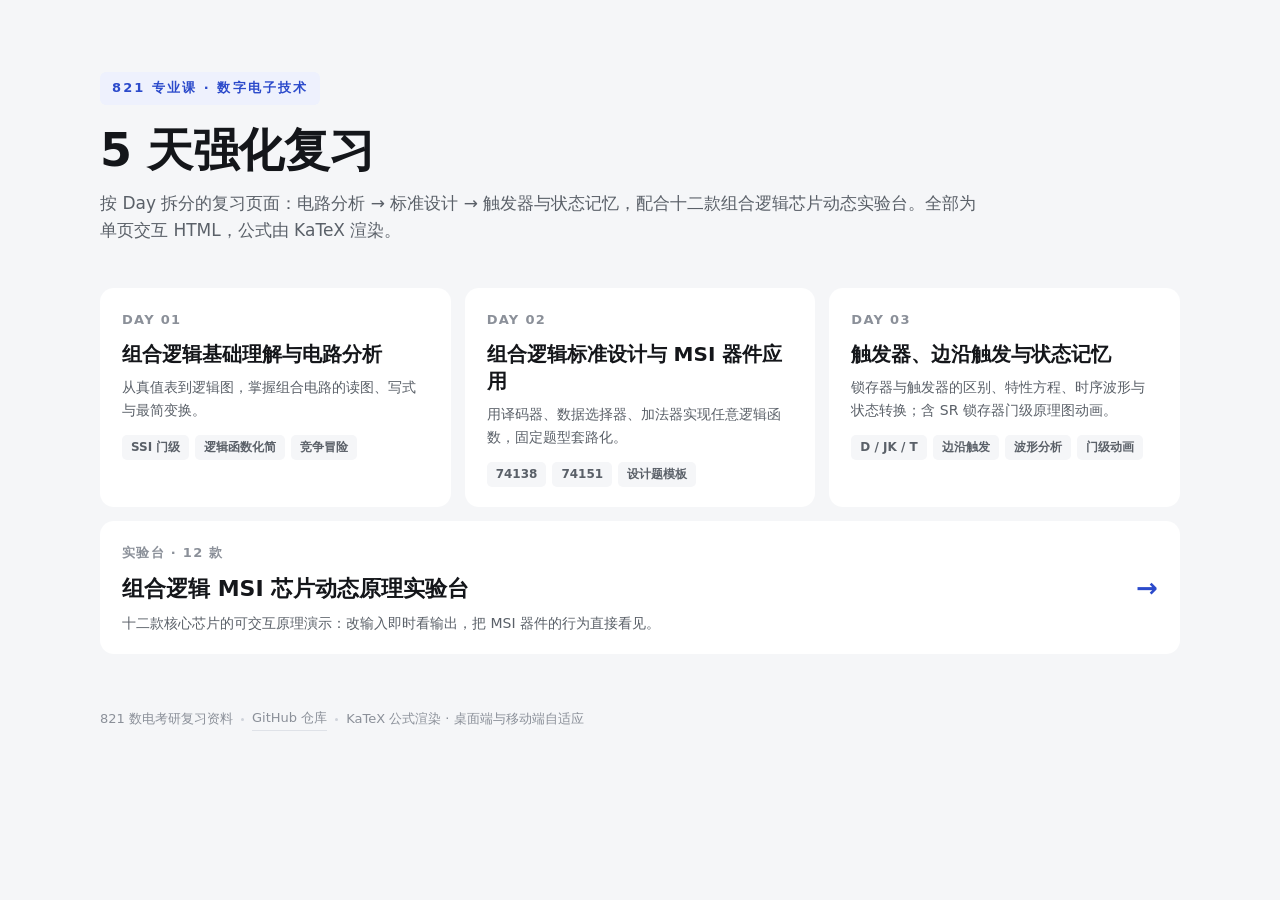
<file: index.html>
<!DOCTYPE html>
<html lang="zh-CN">
<head>
<meta charset="UTF-8">
<meta name="viewport" content="width=device-width, initial-scale=1.0">
<title>821 数电 · 5 天强化复习</title>
<style>
  :root{
    --bg:#f5f6f8;
    --card:#ffffff;
    --ink:#14161a;
    --ink-2:#5a6068;
    --ink-3:#8b9099;
    --accent:#2b4acb;
    --accent-soft:#eef1fd;
  }
  *{box-sizing:border-box;margin:0;padding:0}
  html{-webkit-text-size-adjust:100%}
  body{
    background:var(--bg);
    color:var(--ink);
    font-family:"Noto Sans SC","Microsoft YaHei UI","Microsoft YaHei",-apple-system,"Segoe UI",system-ui,sans-serif;
    font-weight:500;
    line-height:1.6;
    padding:clamp(28px,6vw,72px) clamp(18px,5vw,56px) 72px;
    -webkit-font-smoothing:antialiased;
  }
  .wrap{max-width:1080px;margin:0 auto}

  header{margin-bottom:clamp(28px,4vw,44px)}
  .eyebrow{
    display:inline-block;
    font-size:13px;font-weight:800;letter-spacing:.16em;
    color:var(--accent);background:var(--accent-soft);
    padding:6px 12px;border-radius:6px;margin-bottom:18px;
  }
  h1{
    font-size:clamp(30px,5vw,46px);
    font-weight:800;letter-spacing:-.01em;line-height:1.2;
    margin-bottom:12px;
  }
  .sub{font-size:clamp(15px,2vw,17px);color:var(--ink-2);font-weight:500;max-width:52em}

  .grid{
    display:grid;gap:14px;
    grid-template-columns:repeat(auto-fill,minmax(300px,1fr));
    margin-top:clamp(26px,4vw,38px);
  }
  a.card{
    display:block;text-decoration:none;color:inherit;
    background:var(--card);border-radius:14px;
    padding:22px 22px 20px;
    transition:transform .18s ease,background .18s ease;
  }
  a.card:hover{transform:translateY(-2px);background:#fbfcff}
  a.card:hover .title{color:var(--accent)}
  .num{
    font-size:13px;font-weight:800;letter-spacing:.1em;color:var(--ink-3);
    margin-bottom:10px;display:block;
  }
  .title{font-size:20px;font-weight:800;line-height:1.35;margin-bottom:8px;transition:color .18s ease}
  .desc{font-size:14px;color:var(--ink-2);font-weight:500}
  .tags{margin-top:14px;display:flex;flex-wrap:wrap;gap:6px}
  .tag{
    font-size:12px;font-weight:700;color:var(--ink-2);
    background:var(--bg);padding:3px 9px;border-radius:5px;
  }
  a.card.wide{grid-column:1/-1;display:flex;align-items:center;gap:20px;flex-wrap:wrap}
  a.card.wide .body{flex:1;min-width:240px}
  a.card.wide .arrow{font-size:26px;color:var(--accent);font-weight:800}

  footer{
    margin-top:clamp(34px,5vw,54px);
    font-size:13px;color:var(--ink-3);font-weight:500;
    display:flex;gap:8px;flex-wrap:wrap;align-items:center;
  }
  footer a{color:var(--ink-3);text-decoration:none;border-bottom:1px solid #dfe2e8;padding-bottom:1px}
  footer a:hover{color:var(--accent);border-color:var(--accent)}
  .dot{width:3px;height:3px;border-radius:50%;background:#cfd3da}
</style>
</head>
<body>
<div class="wrap">

  <header>
    <span class="eyebrow">821 专业课 · 数字电子技术</span>
    <h1>5 天强化复习</h1>
    <p class="sub">按 Day 拆分的复习页面：电路分析 → 标准设计 → 触发器与状态记忆，配合十二款组合逻辑芯片动态实验台。全部为单页交互 HTML，公式由 KaTeX 渲染。</p>
  </header>

  <div class="grid">

    <a class="card" href="./day1/">
      <span class="num">DAY 01</span>
      <div class="title">组合逻辑基础理解与电路分析</div>
      <p class="desc">从真值表到逻辑图，掌握组合电路的读图、写式与最简变换。</p>
      <div class="tags"><span class="tag">SSI 门级</span><span class="tag">逻辑函数化简</span><span class="tag">竞争冒险</span></div>
    </a>

    <a class="card" href="./day2/">
      <span class="num">DAY 02</span>
      <div class="title">组合逻辑标准设计与 MSI 器件应用</div>
      <p class="desc">用译码器、数据选择器、加法器实现任意逻辑函数，固定题型套路化。</p>
      <div class="tags"><span class="tag">74138</span><span class="tag">74151</span><span class="tag">设计题模板</span></div>
    </a>

    <a class="card" href="./day3/">
      <span class="num">DAY 03</span>
      <div class="title">触发器、边沿触发与状态记忆</div>
      <p class="desc">锁存器与触发器的区别、特性方程、时序波形与状态转换；含 SR 锁存器门级原理图动画。</p>
      <div class="tags"><span class="tag">D / JK / T</span><span class="tag">边沿触发</span><span class="tag">波形分析</span><span class="tag">门级动画</span></div>
    </a>

    <a class="card wide" href="./animation/chip-lab.html">
      <div class="body">
        <span class="num">实验台 · 12 款</span>
        <div class="title" style="font-size:22px">组合逻辑 MSI 芯片动态原理实验台</div>
        <p class="desc">十二款核心芯片的可交互原理演示：改输入即时看输出，把 MSI 器件的行为直接看见。</p>
      </div>
      <span class="arrow">→</span>
    </a>

  </div>

  <footer>
    <span>821 数电考研复习资料</span>
    <span class="dot"></span>
    <a href="https://github.com/jiabeijia9-hash/821-digital-electronics" target="_blank" rel="noopener">GitHub 仓库</a>
    <span class="dot"></span>
    <span>KaTeX 公式渲染 · 桌面端与移动端自适应</span>
  </footer>

</div>
</body>
</html>
</file>
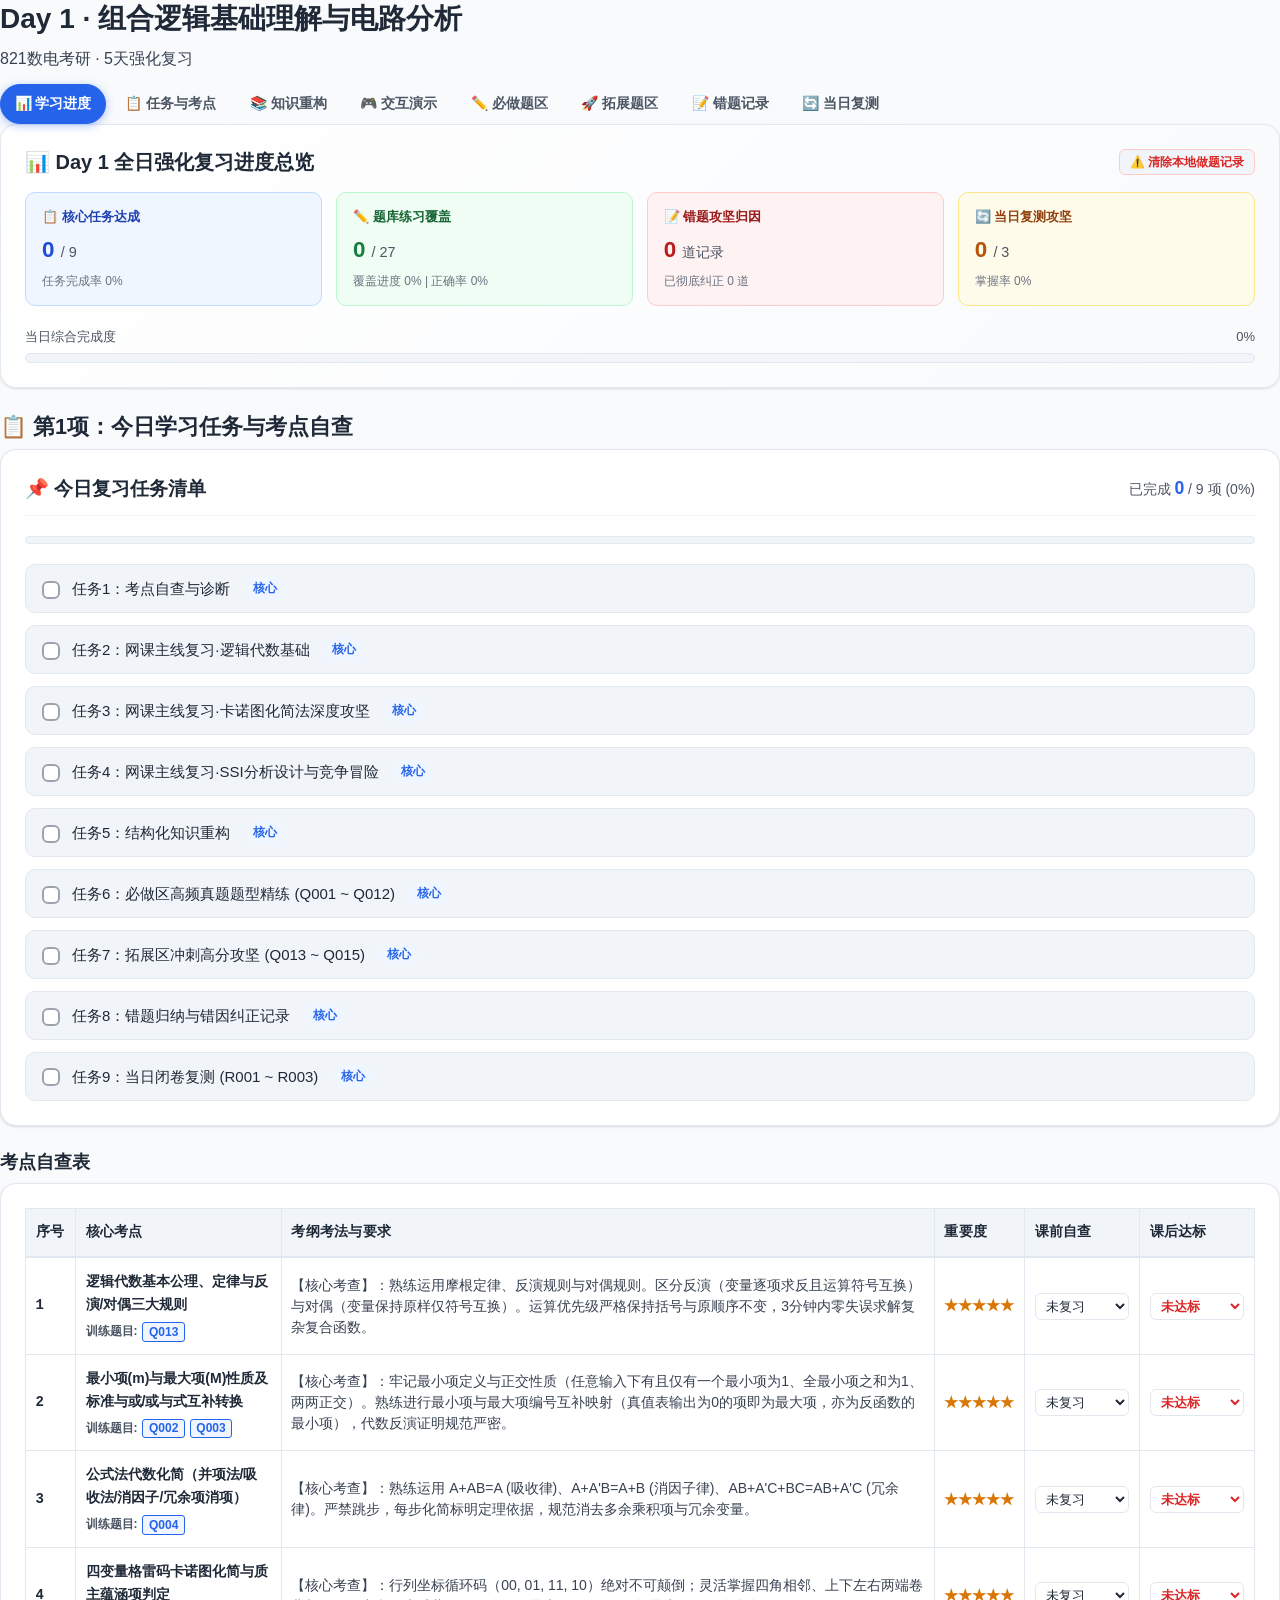
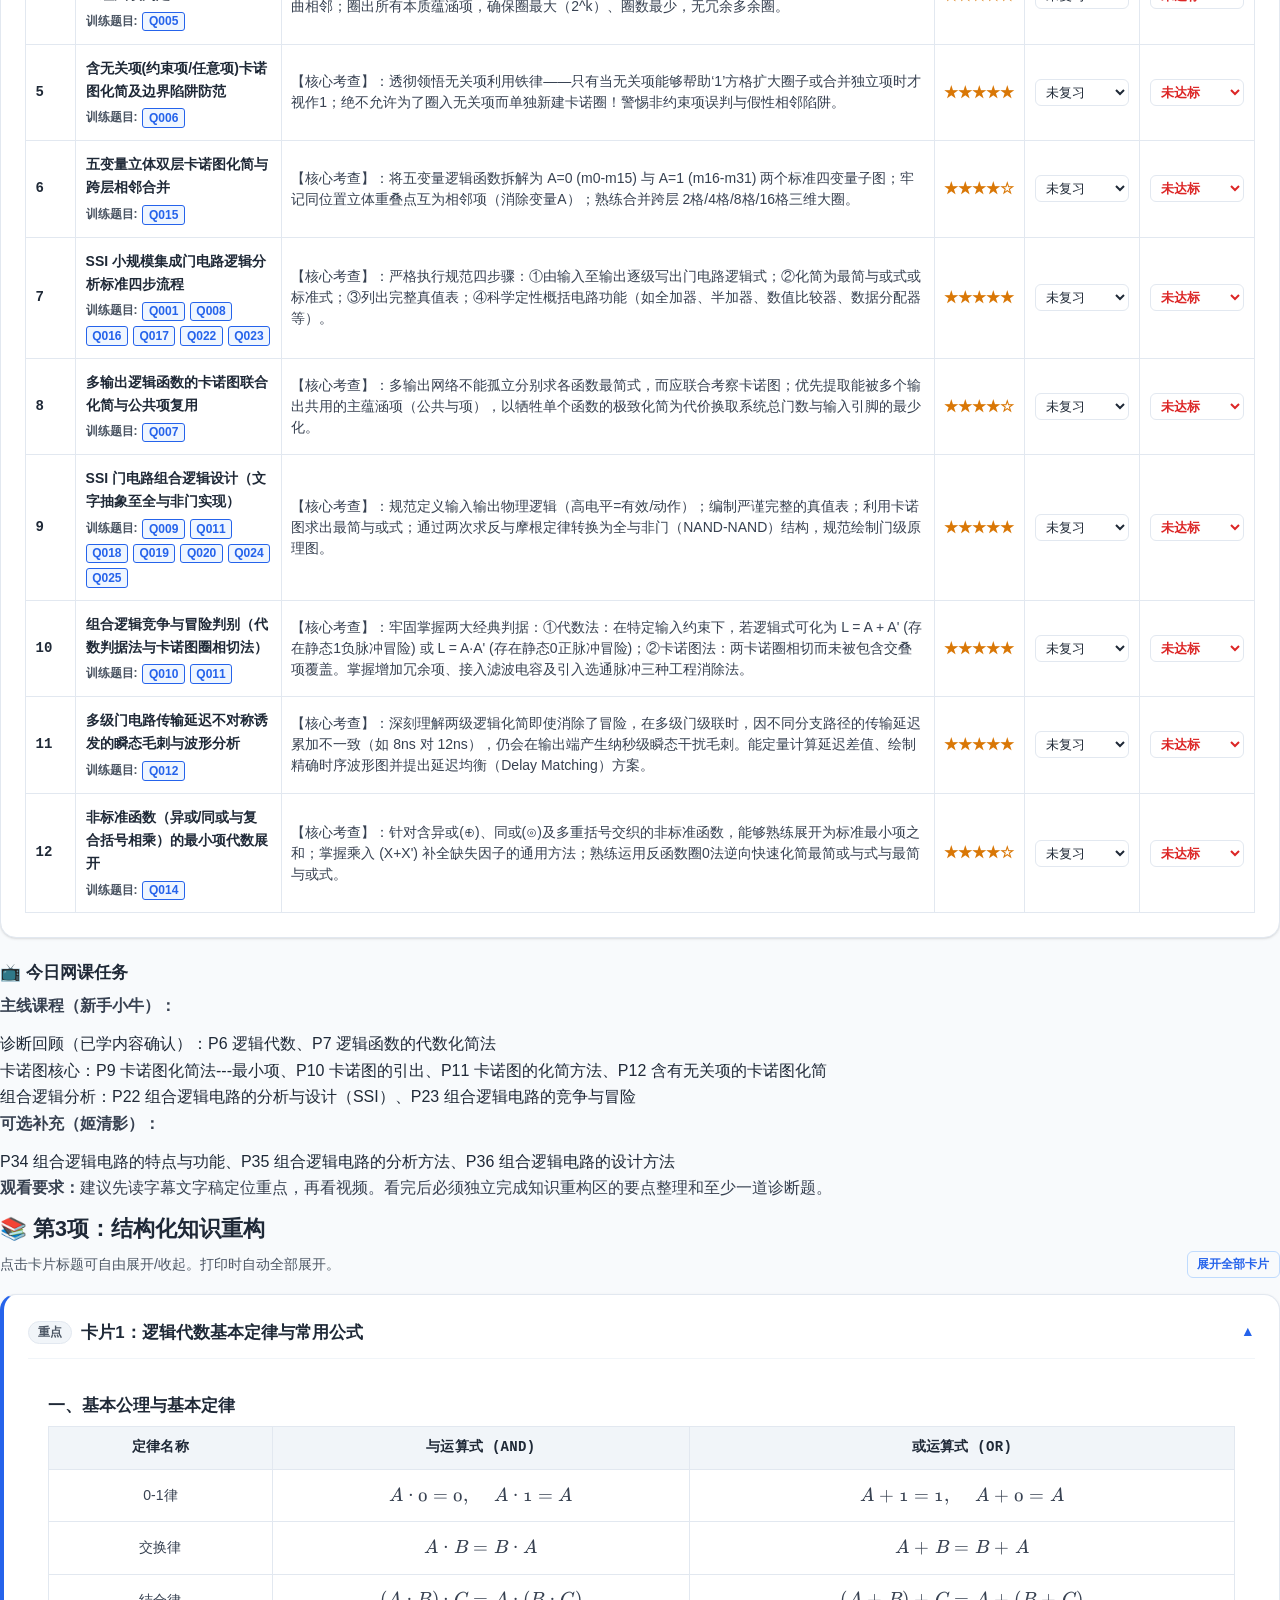
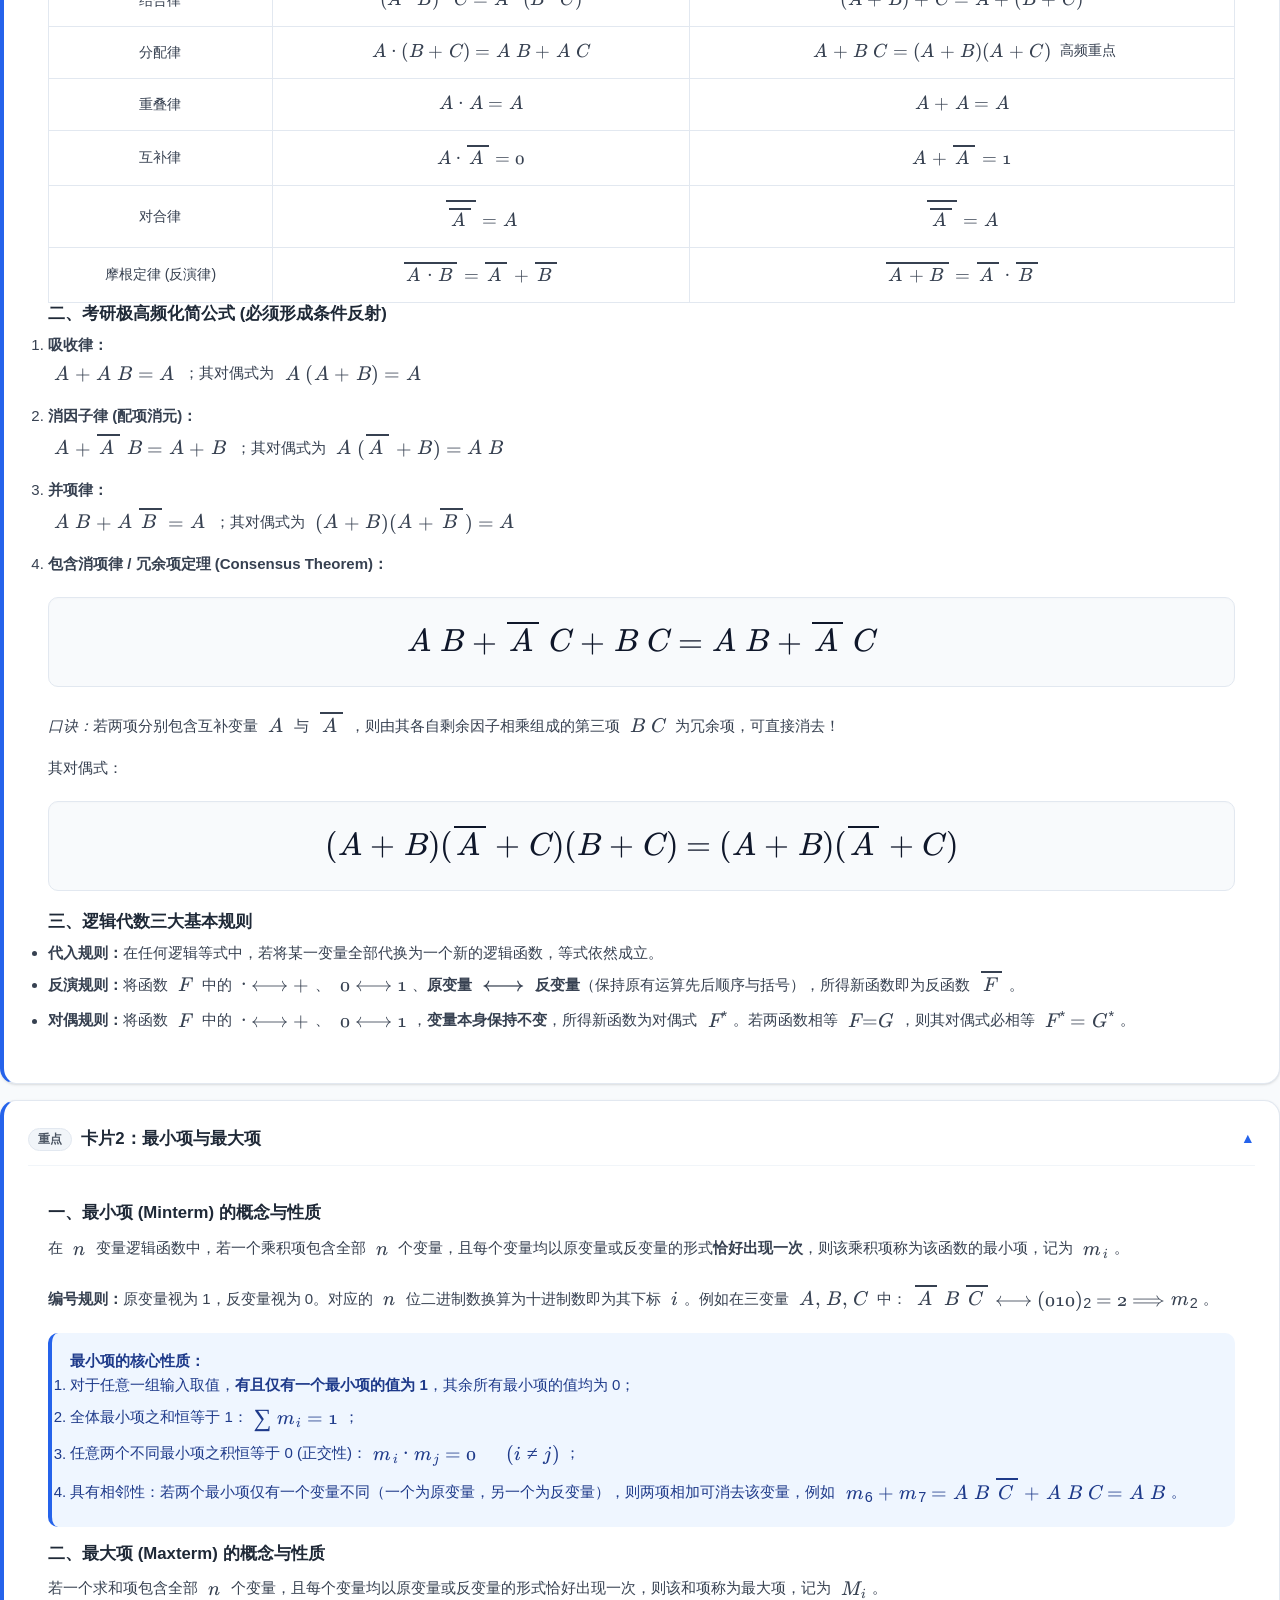
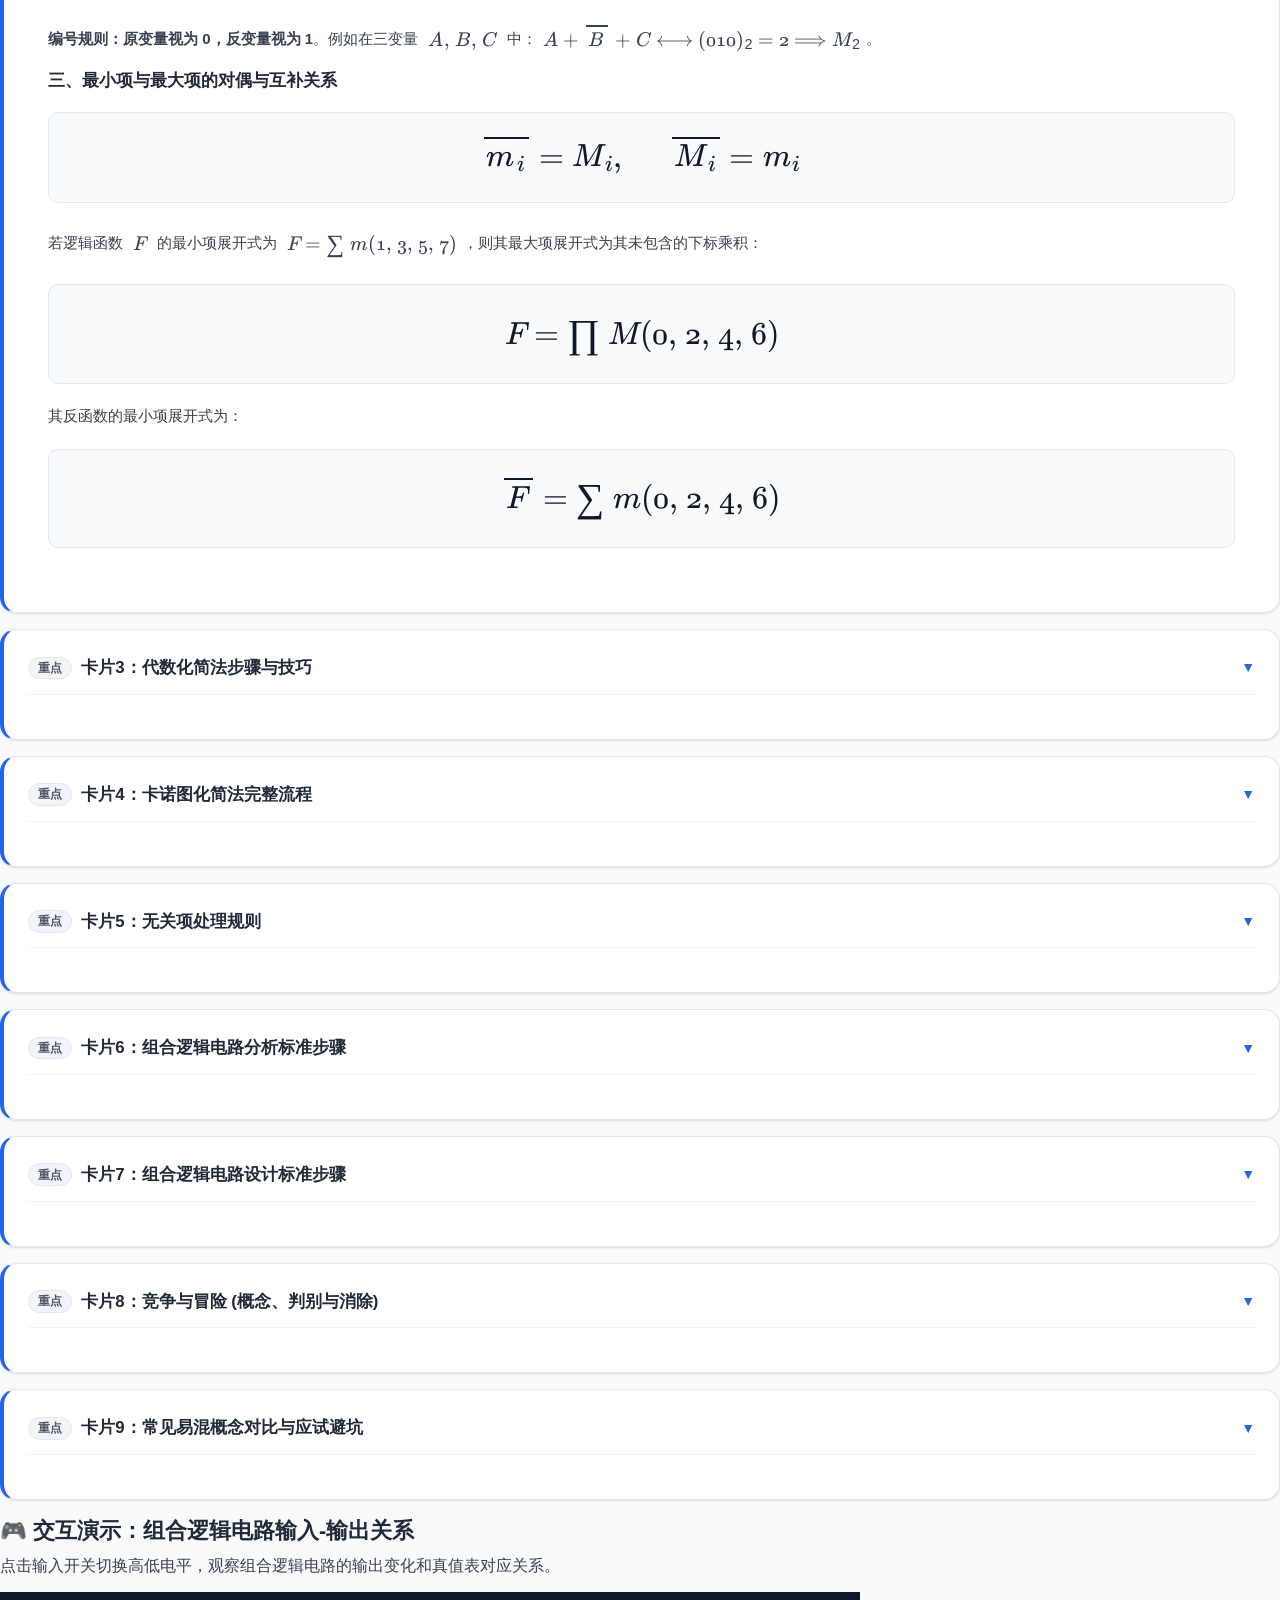
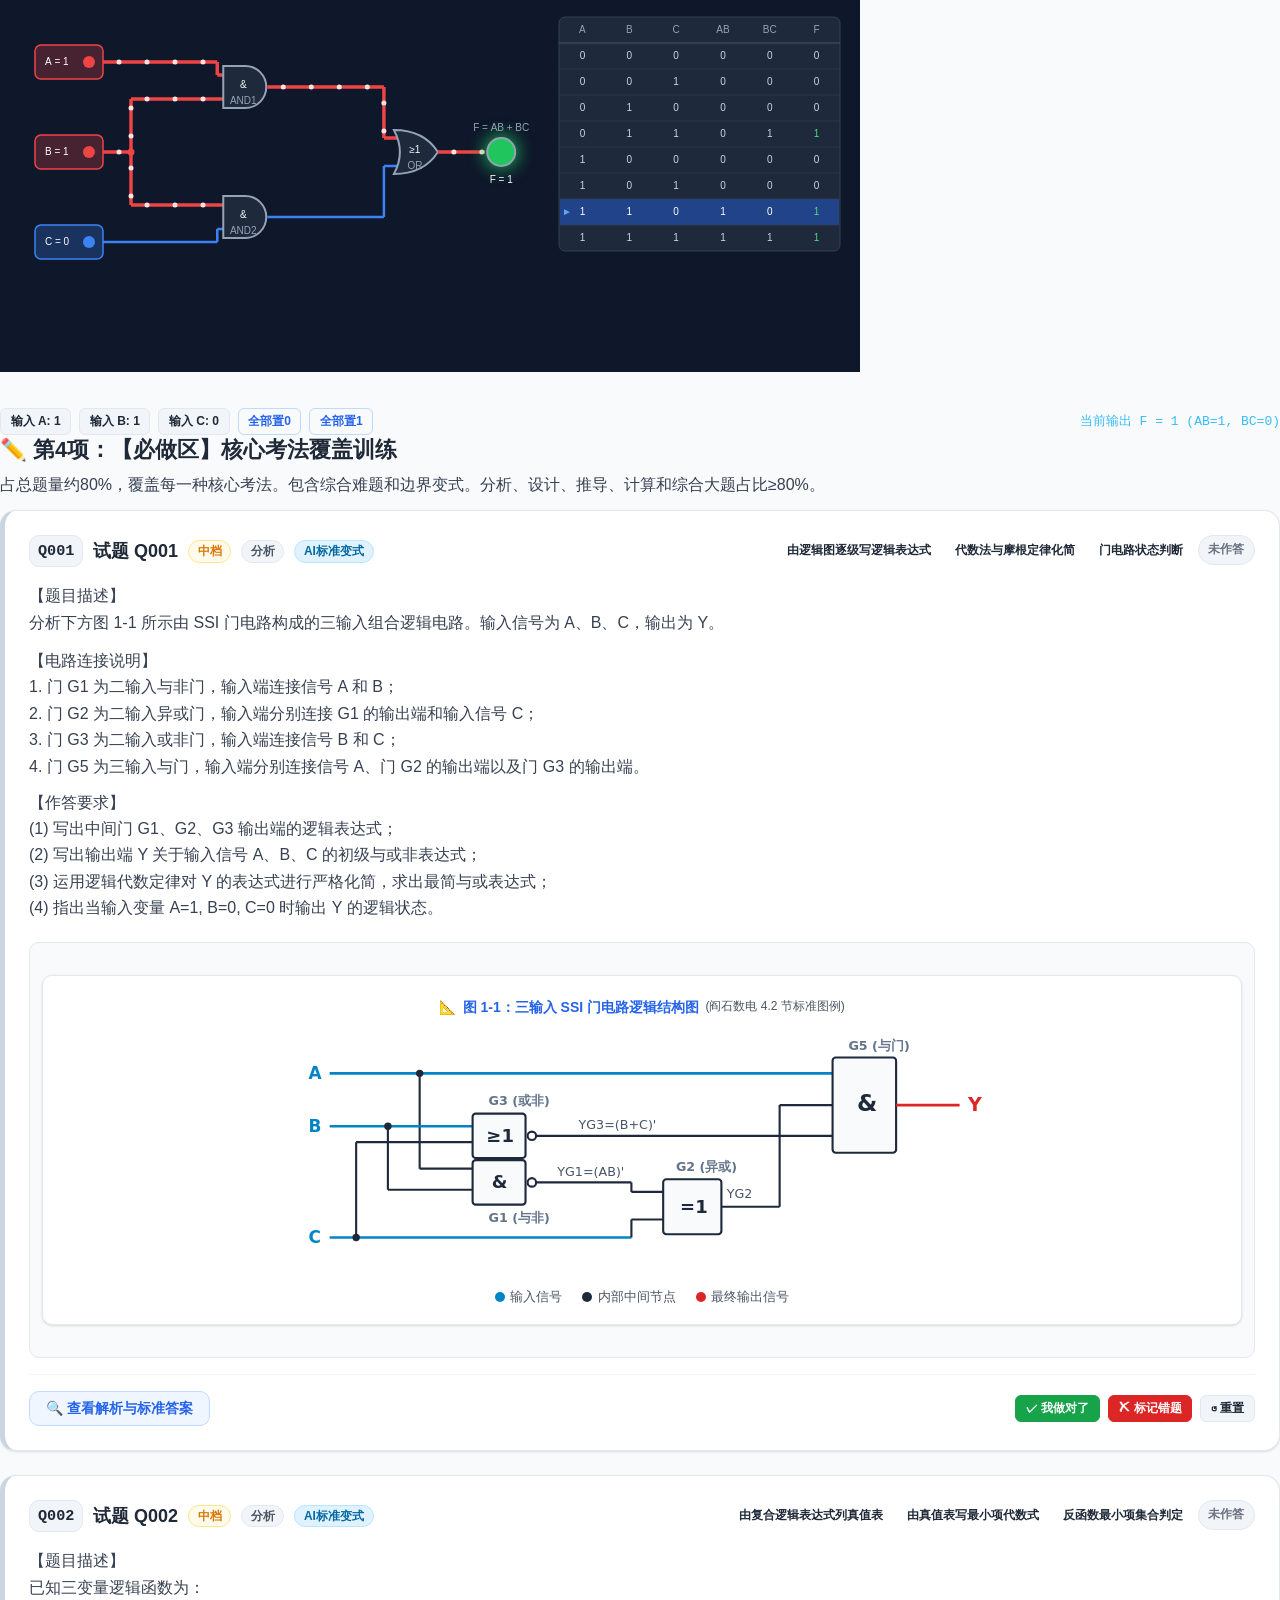
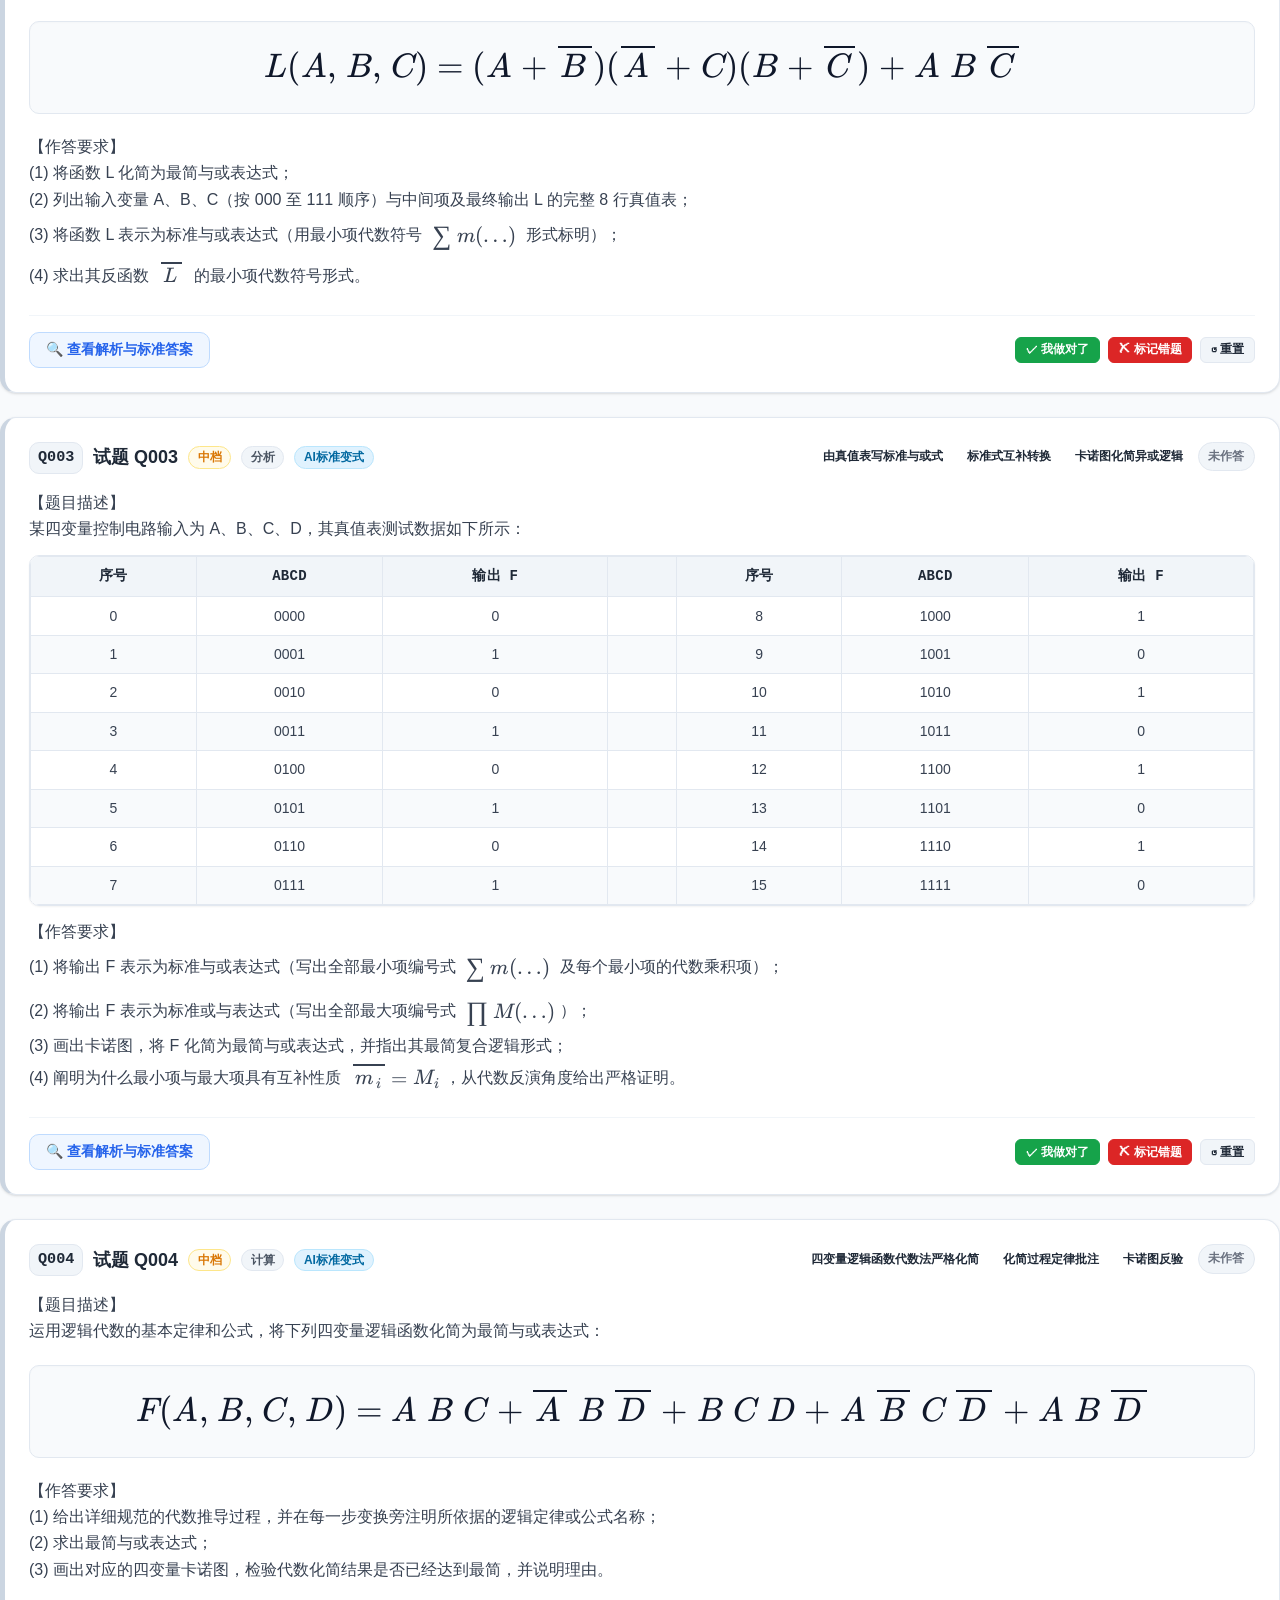
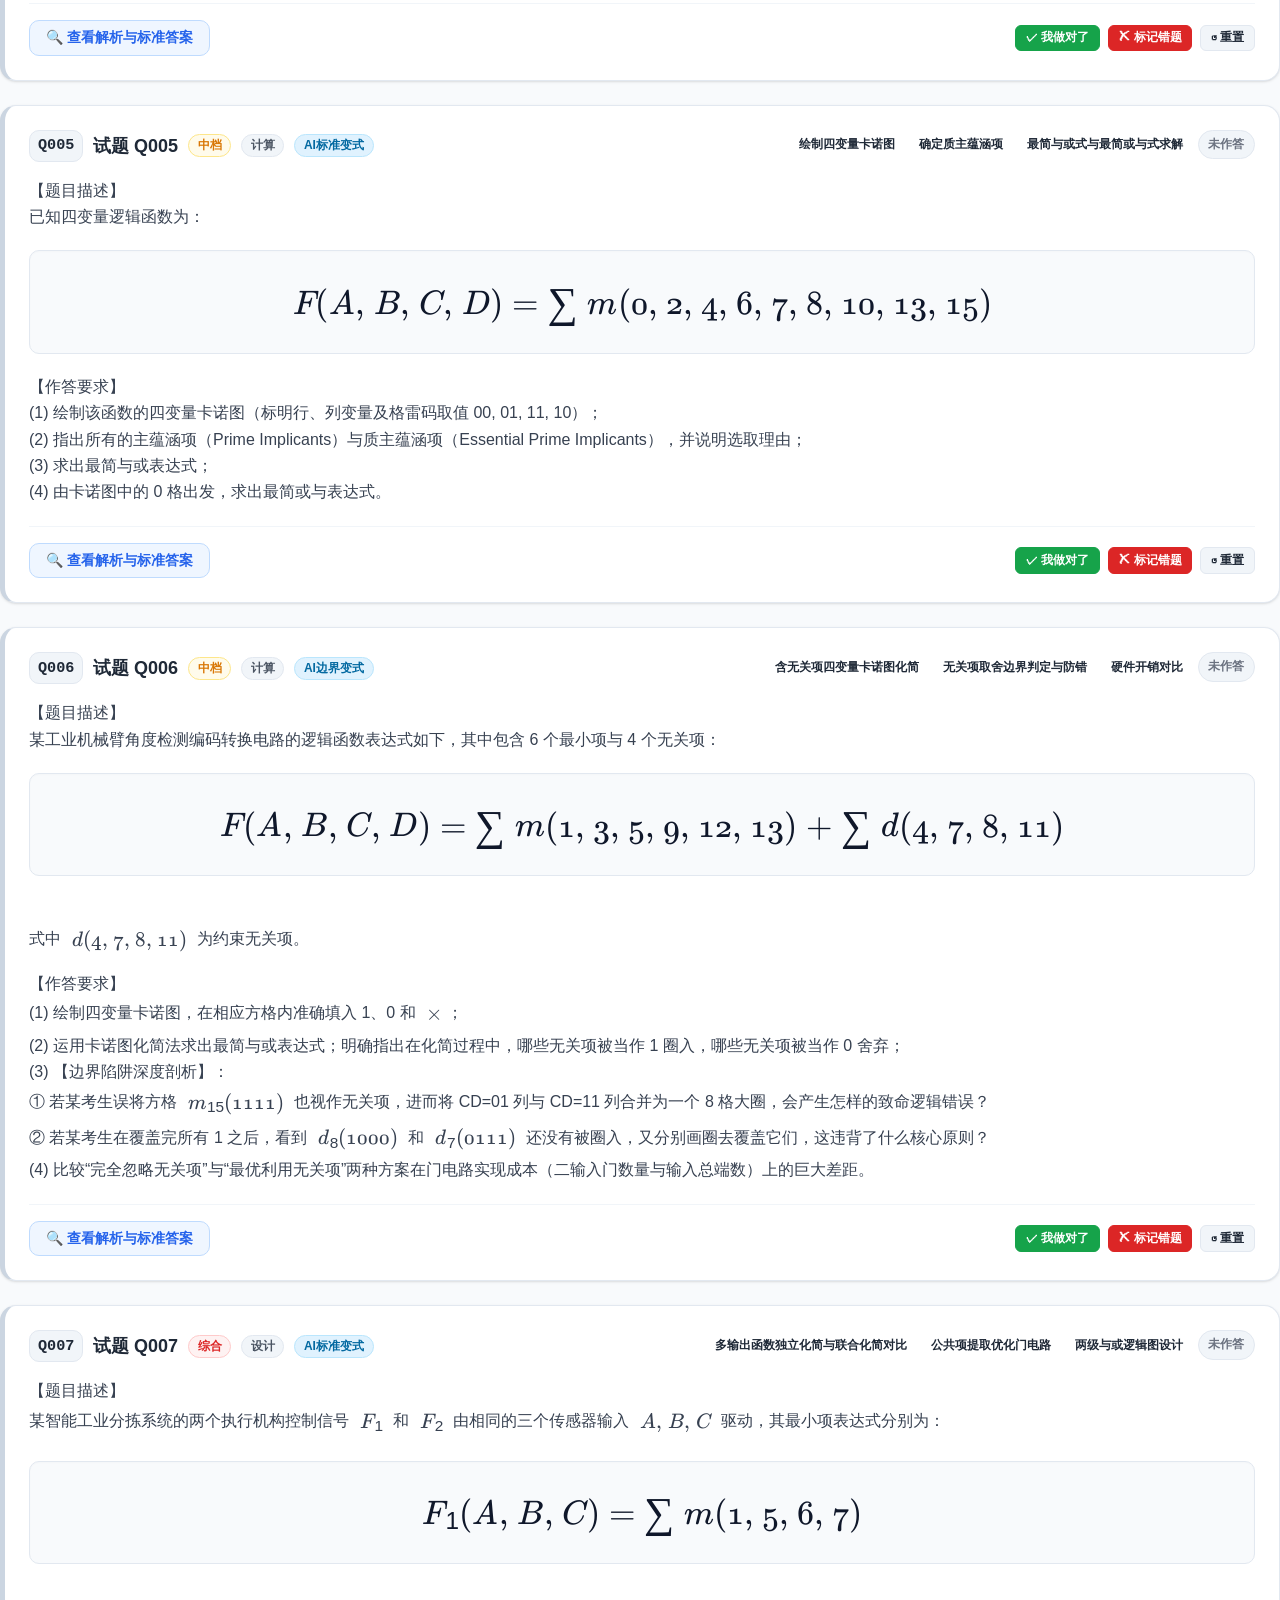
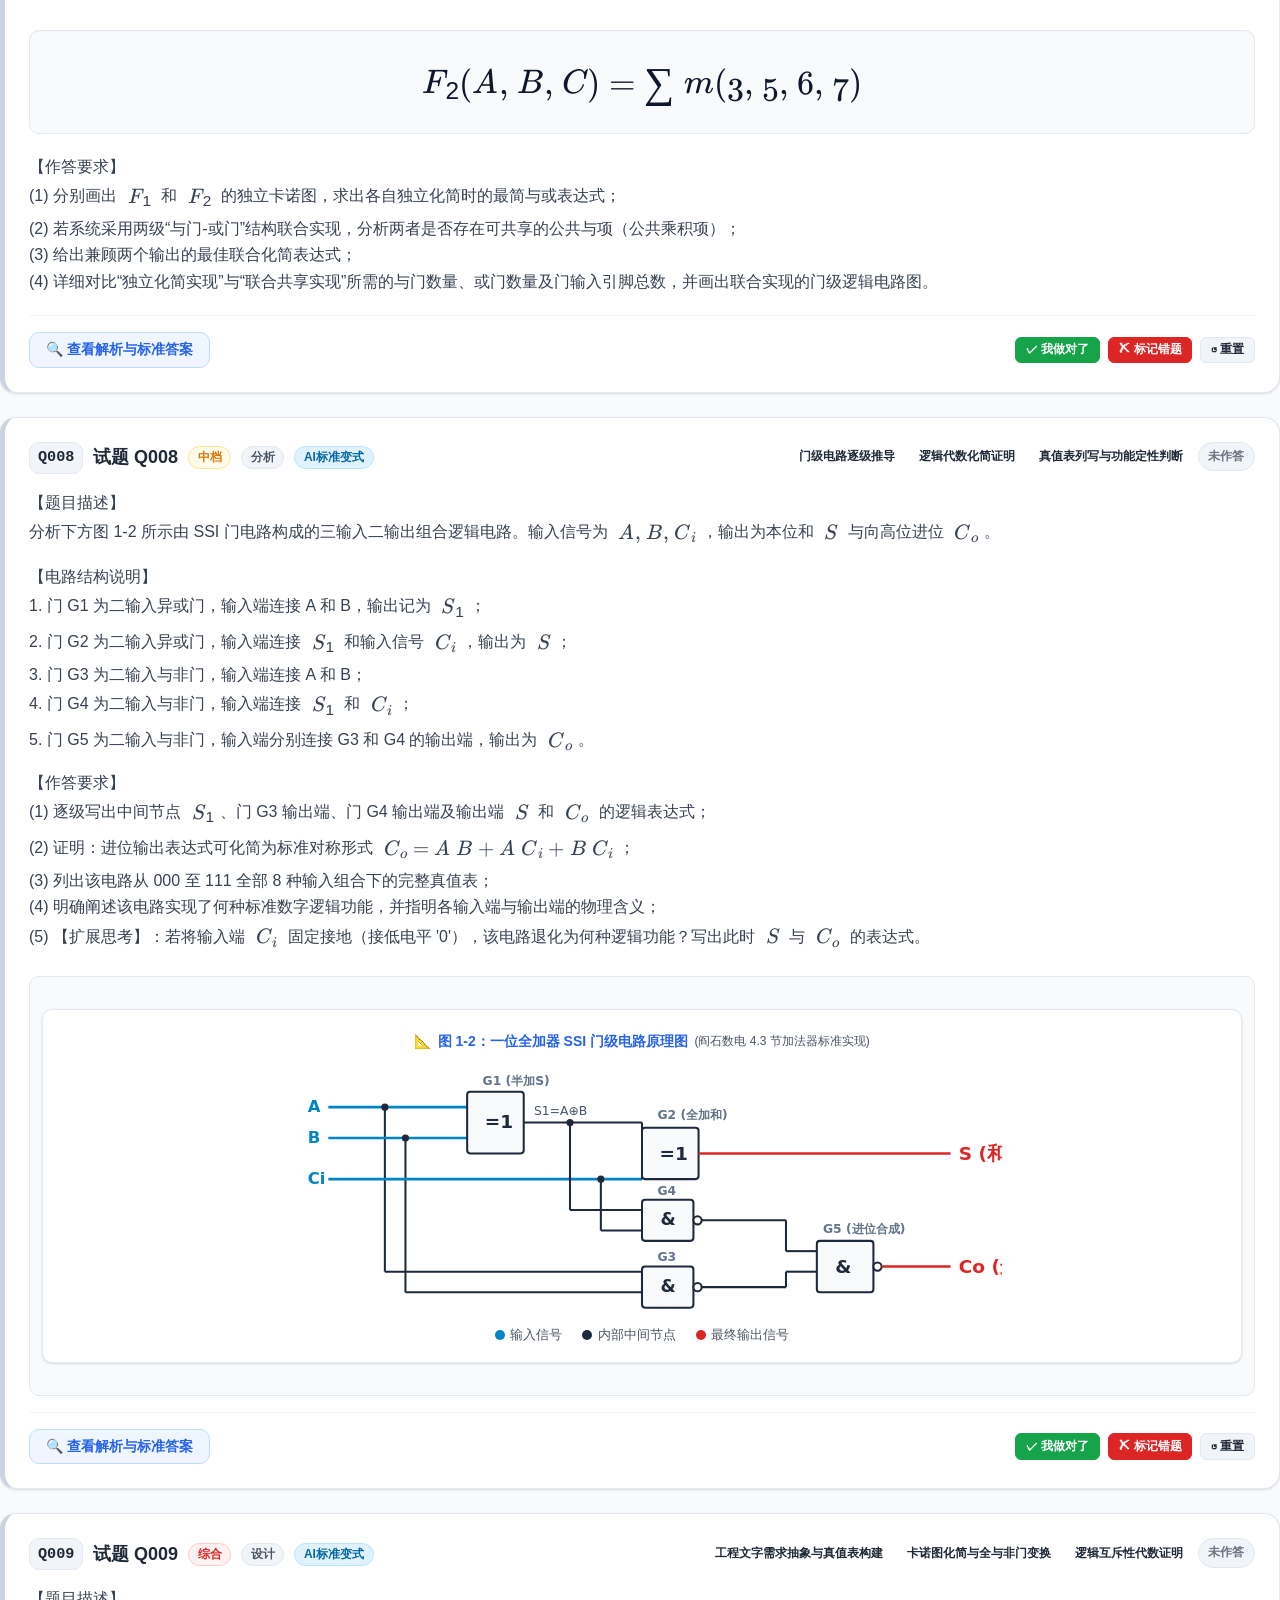
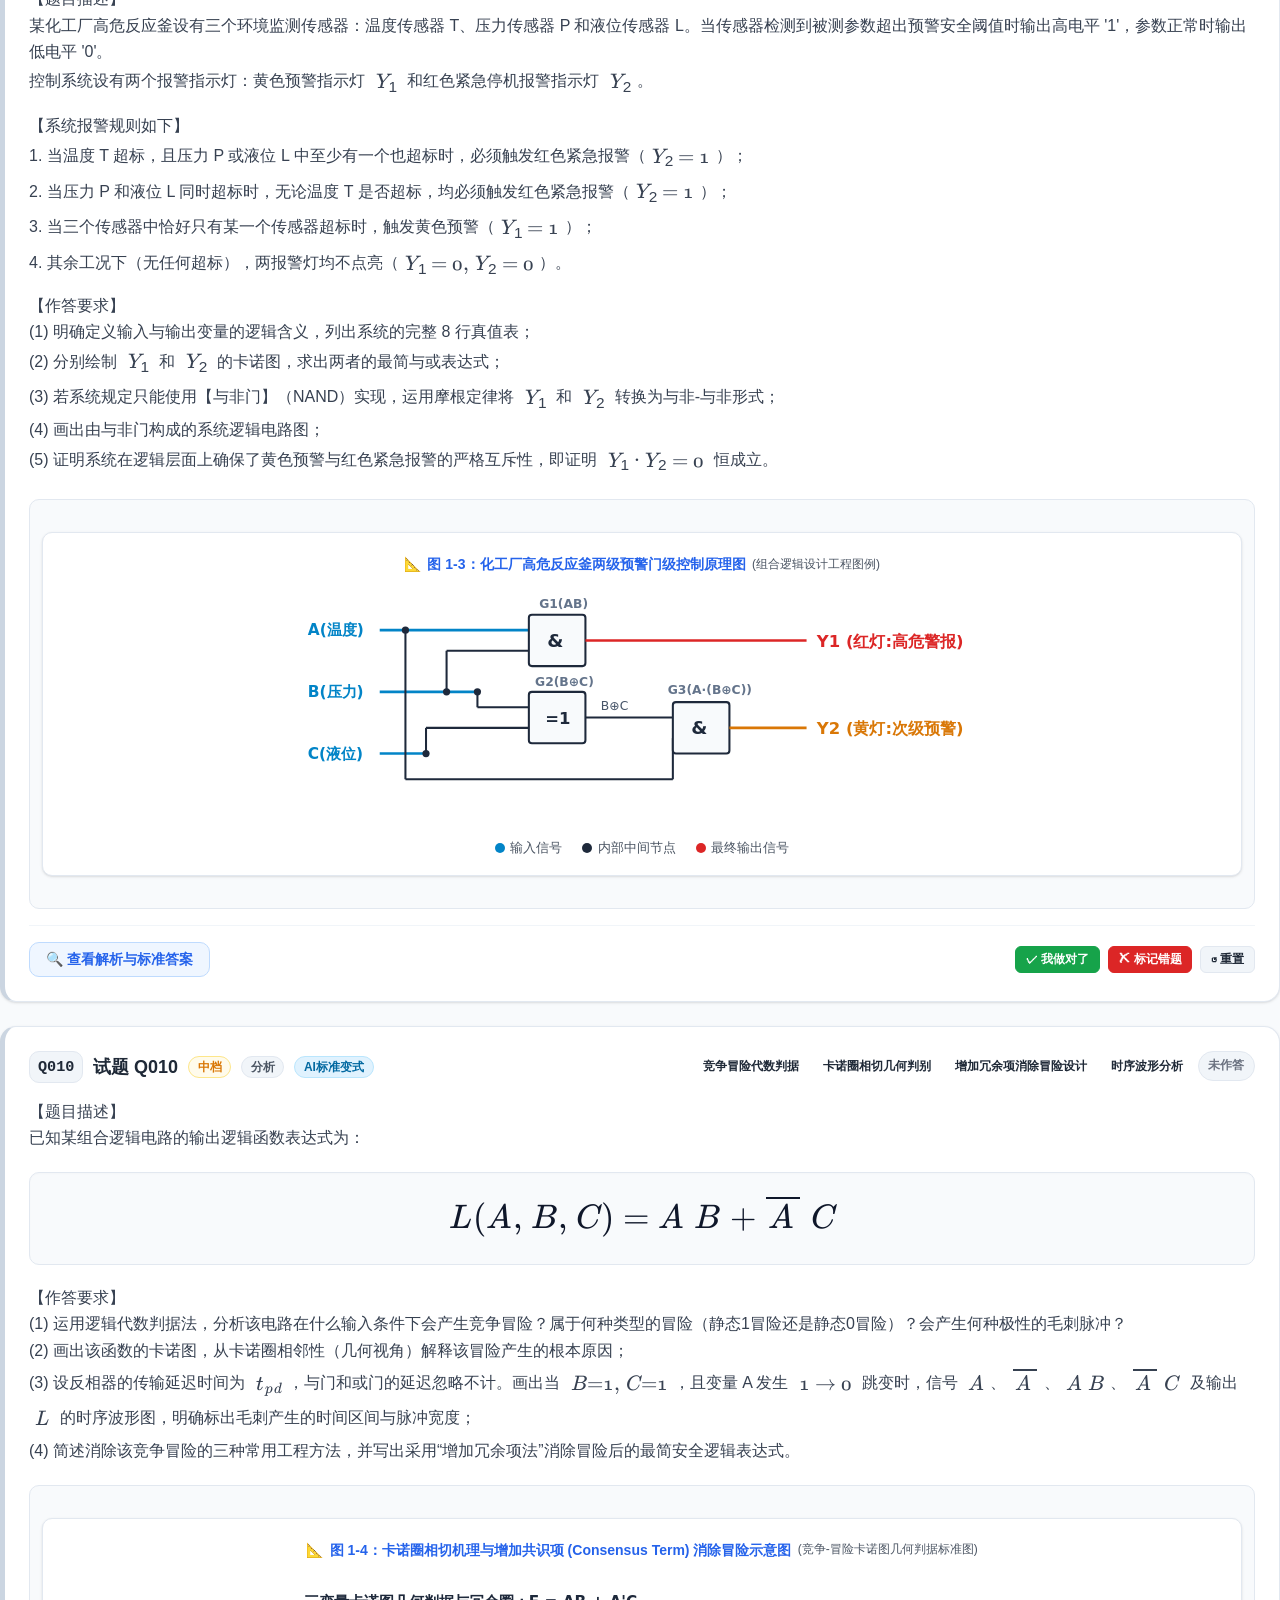
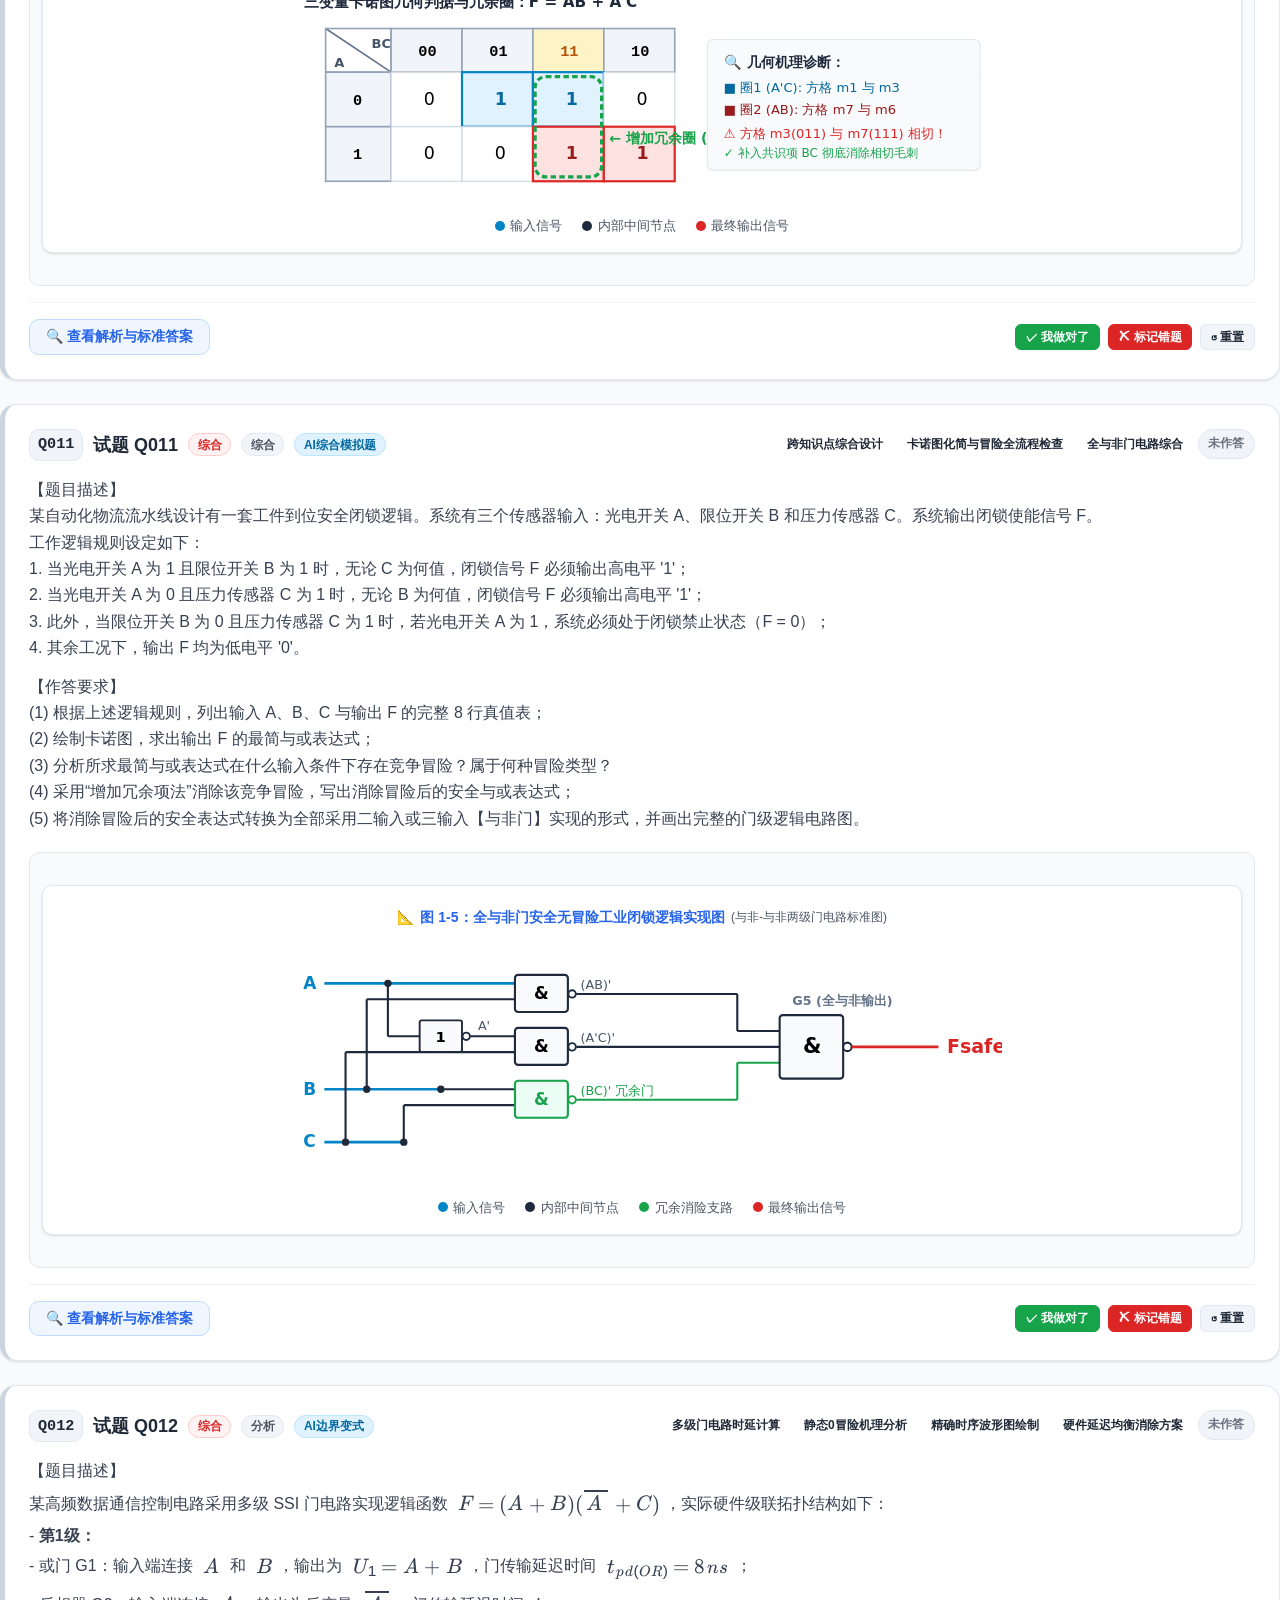
<file: day1/index.html>
<!DOCTYPE html>
<html lang="zh-CN">
<head>
  <meta charset="UTF-8">
  <meta name="viewport" content="width=device-width, initial-scale=1.0">
  <title>Day 1 · 组合逻辑基础理解与电路分析 | 821数电考研 · 5天强化复习</title>
  <link rel="stylesheet" href="./style.css">
  <link rel="stylesheet" href="./katex.css">
</head>
<body>
  <noscript>
    <div class="noscript-banner">
      <p>⚠️ <strong>JavaScript 已禁用</strong>：本复习系统需要 JavaScript 支持以提供题目渲染、交互演示和学习进度存储功能。请在浏览器设置中启用 JavaScript 后刷新页面使用。</p>
    </div>
  </noscript>

  <header>
    <div class="header-inner">
      <h1>Day 1 · 组合逻辑基础理解与电路分析</h1>
      <p class="subtitle">821数电考研 · 5天强化复习</p>
    </div>
  </header>

  <nav id="main-nav" aria-label="页面主要导航">
    <div class="nav-container">
      <a href="#sec-progress" class="nav-item">📊 学习进度</a>
      <a href="#sec-tasks" class="nav-item">📋 任务与考点</a>
      <a href="#sec-knowledge" class="nav-item">📚 知识重构</a>
      <a href="#sec-canvas" class="nav-item">🎮 交互演示</a>
      <a href="#sec-required" class="nav-item">✏️ 必做题区</a>
      <a href="#sec-extension" class="nav-item">🚀 拓展题区</a>
      <a href="#sec-errors" class="nav-item">📝 错题记录</a>
      <a href="#sec-review" class="nav-item">🔄 当日复测</a>
    </div>
  </nav>

  <div id="storage-warning" style="display: none;">
    <div class="storage-warning-box">
      <span class="warning-icon">⚠️</span>
      <div class="warning-text">
        <strong>本地存储提示：</strong>检测到当前浏览器环境下无法访问 localStorage（可能处于无痕模式或本地文件访问受限）。做题进度与错题笔记在刷新后将无法持久化保存。
      </div>
    </div>
  </div>

  <main>
    <section id="sec-progress">
      <div id="progress-container"></div>
    </section>
    
    <section id="sec-tasks">
      <h2>📋 第1项：今日学习任务与考点自查</h2>
      <div id="tasks-container"></div>
      <h3>考点自查表</h3>
      <div id="checklist-container"></div>
      <div class="info-box">
        <h4>📺 今日网课任务</h4>
        <p><strong>主线课程（新手小牛）：</strong></p>
        <ul>
          <li>诊断回顾（已学内容确认）：P6 逻辑代数、P7 逻辑函数的代数化简法</li>
          <li>卡诺图核心：P9 卡诺图化简法---最小项、P10 卡诺图的引出、P11 卡诺图的化简方法、P12 含有无关项的卡诺图化简</li>
          <li>组合逻辑分析：P22 组合逻辑电路的分析与设计（SSI）、P23 组合逻辑电路的竞争与冒险</li>
        </ul>
        <p><strong>可选补充（姬清影）：</strong></p>
        <ul>
          <li>P34 组合逻辑电路的特点与功能、P35 组合逻辑电路的分析方法、P36 组合逻辑电路的设计方法</li>
        </ul>
        <p><strong>观看要求：</strong>建议先读字幕文字稿定位重点，再看视频。看完后必须独立完成知识重构区的要点整理和至少一道诊断题。</p>
      </div>
    </section>
    
    <section id="sec-knowledge">
      <h2>📚 第3项：结构化知识重构</h2>
      <div id="knowledge-container"></div>
    </section>
    
    <section id="sec-canvas">
      <h2>🎮 交互演示：组合逻辑电路输入-输出关系</h2>
      <p class="section-desc">点击输入开关切换高低电平，观察组合逻辑电路的输出变化和真值表对应关系。</p>
      <div id="canvas-container">
        <canvas id="logic-canvas" width="800" height="400"></canvas>
      </div>
      <div id="canvas-fallback" style="display:none">
        <p>Canvas 不可用，请参考上方知识卡片中的真值表内容。</p>
      </div>
    </section>
    
    <section id="sec-required">
      <h2>✏️ 第4项：【必做区】核心考法覆盖训练</h2>
      <p class="section-desc">占总题量约80%，覆盖每一种核心考法。包含综合难题和边界变式。分析、设计、推导、计算和综合大题占比≥80%。</p>
      <div id="required-container"></div>
    </section>
    
    <section id="sec-extension">
      <h2>🚀 第5项：【拓展区】冲刺训练</h2>
      <p class="section-desc">占总题量约20%，用于高难综合设计和防偏门训练。时间紧张可先记录，Day5集中处理。</p>
      <div id="extension-container"></div>
    </section>
    
    <section id="sec-errors">
      <h2>📝 第6项：错题记录与强制纠错</h2>
      <p class="section-desc">所有错题自动汇总于此。每题必须记录错因分类和具体纠正动作。</p>
      <div id="wrong-notes-container"></div>
    </section>
    
    <section id="sec-review">
      <h2>🔄 第7项：当日复测</h2>
      <p class="section-desc">使用新的AI变式检验关键考法是否真正掌握。完成后自评掌握程度。</p>
      <div id="review-container"></div>
      <div id="review-summary"></div>
    </section>
  </main>

  <footer>
    <p>Day 1 · 组合逻辑基础理解与电路分析 | 821数电考研 · 5天强化突破</p>
    <p>题库精选阎石/康华光经典教材母题、水木660考研大题与针对性AI边界变式，全面覆盖考纲考法。</p>
    <p>下一天继承：将未掌握的知识点和错题带入 Day 2 的组合逻辑标准设计与 MSI 器件应用训练。</p>
  </footer>

  <script src="./data.js"></script>
  <script src="./main.js" defer></script>
</body>
</html>
</file>
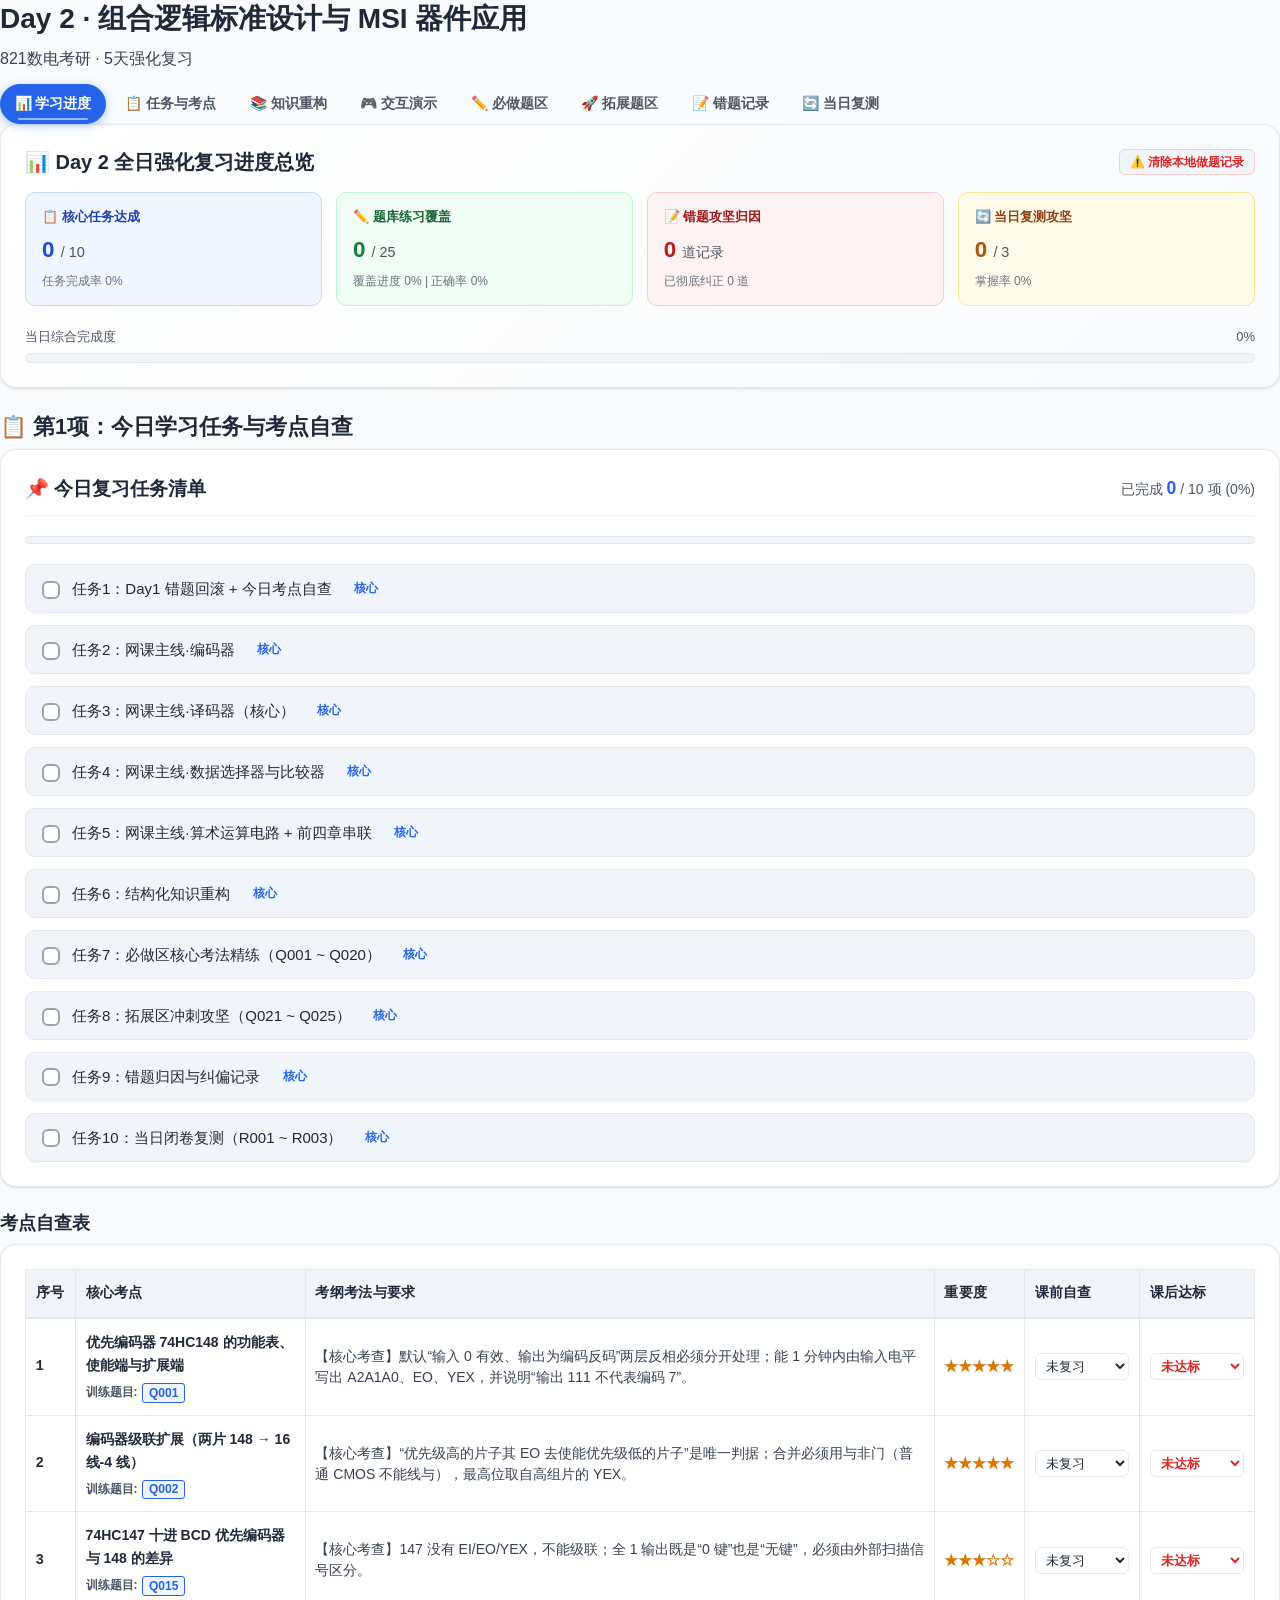
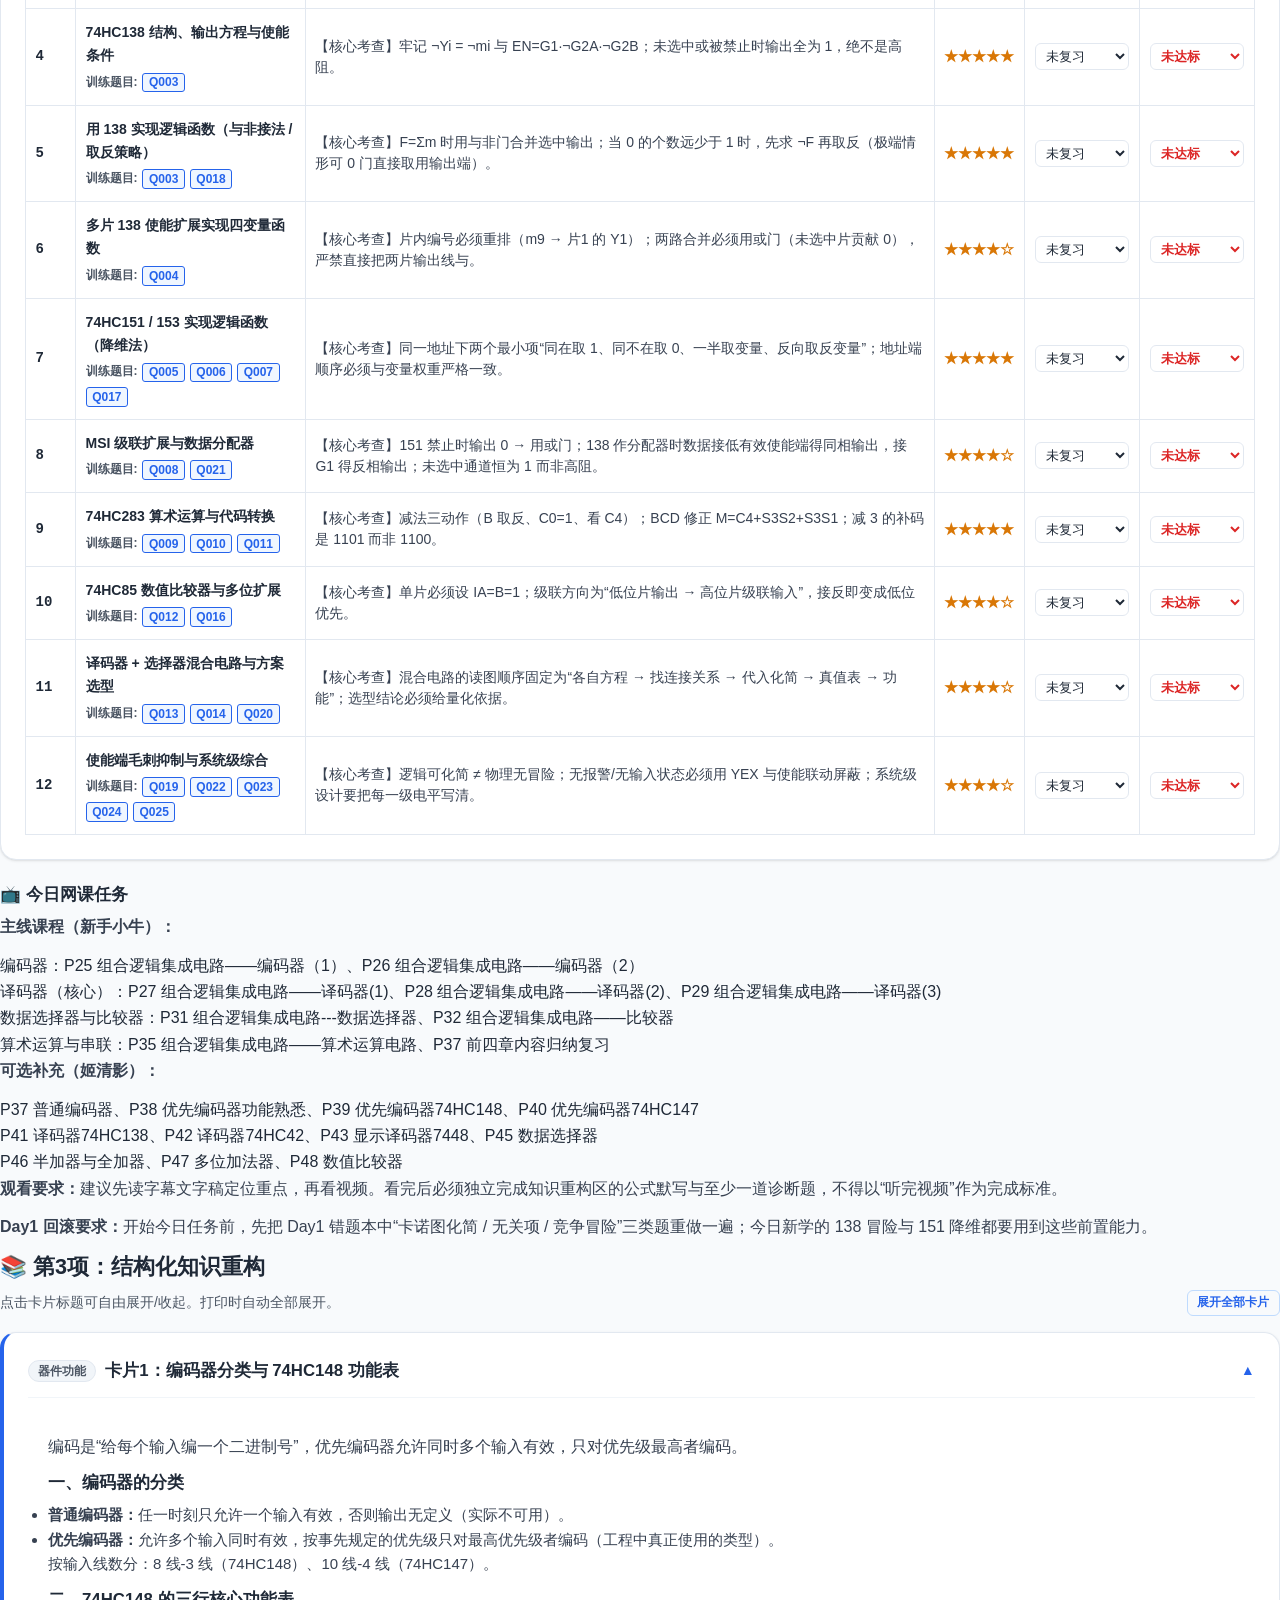
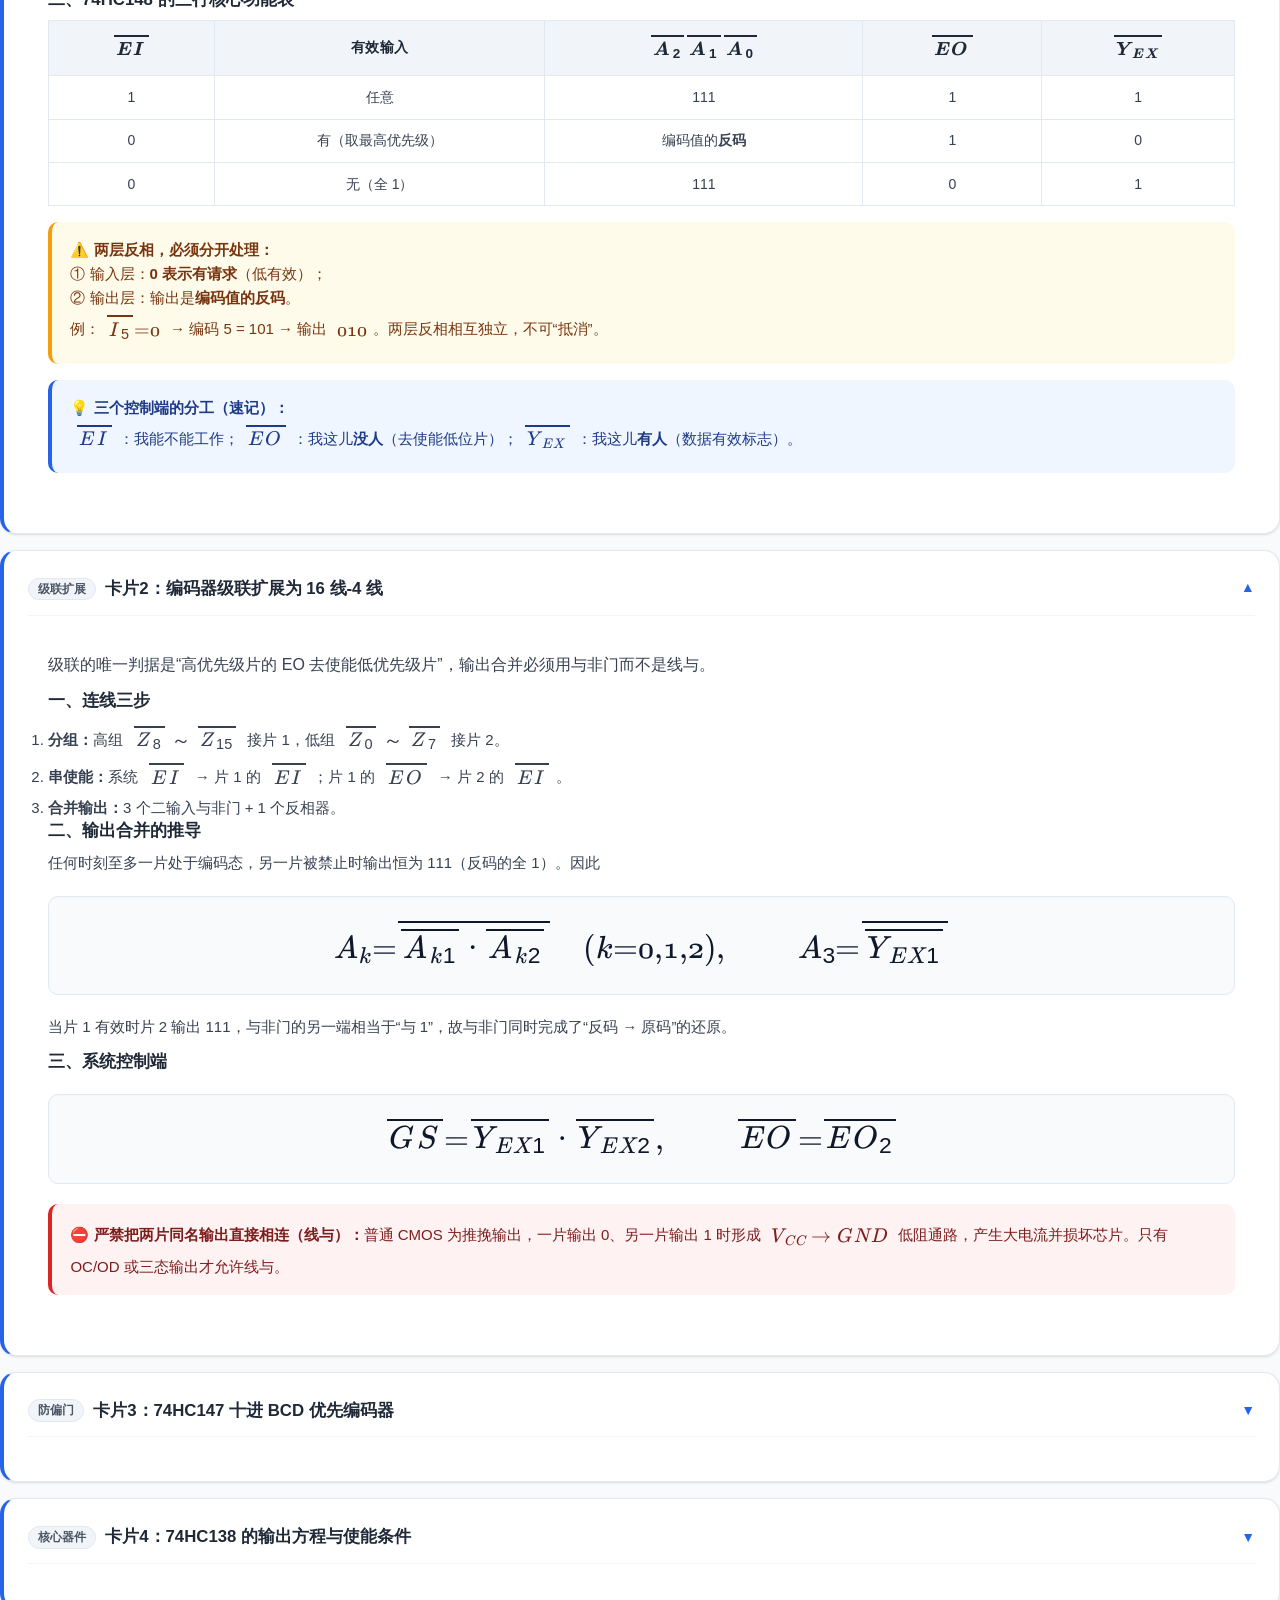
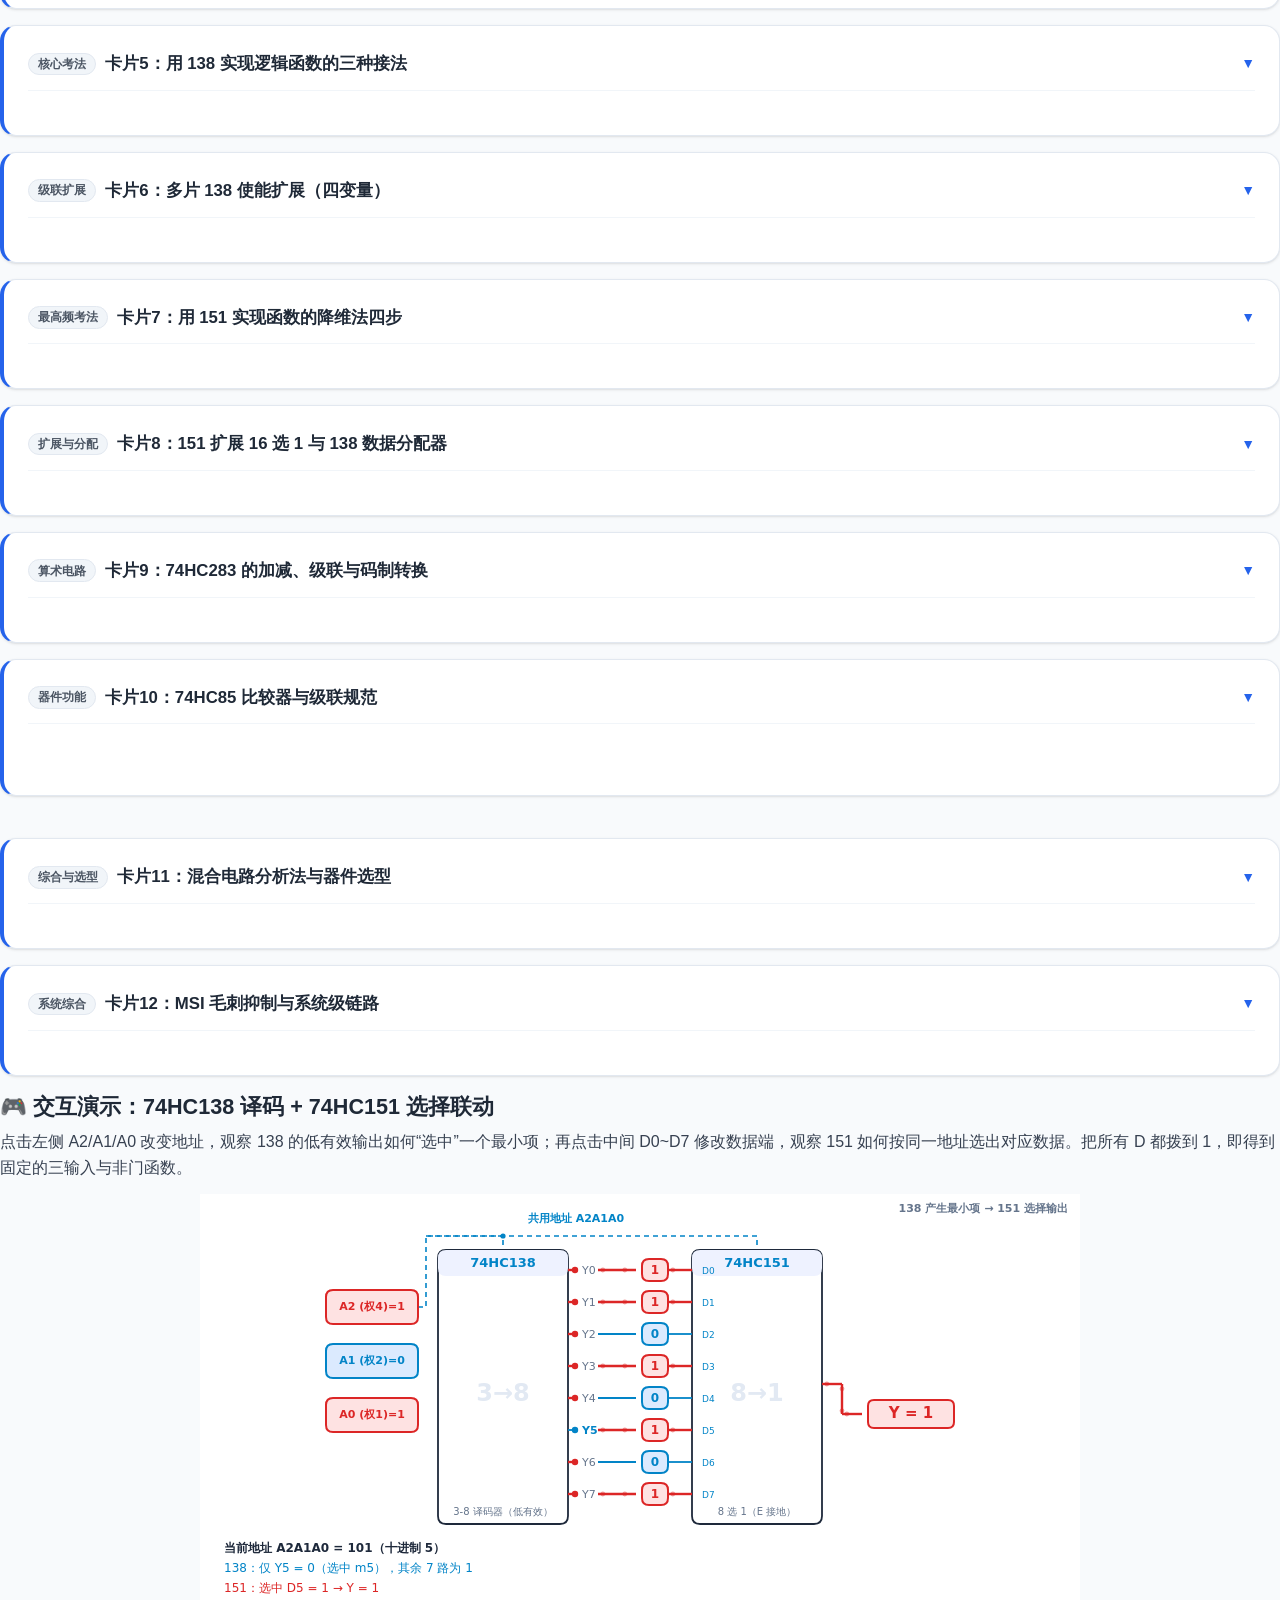
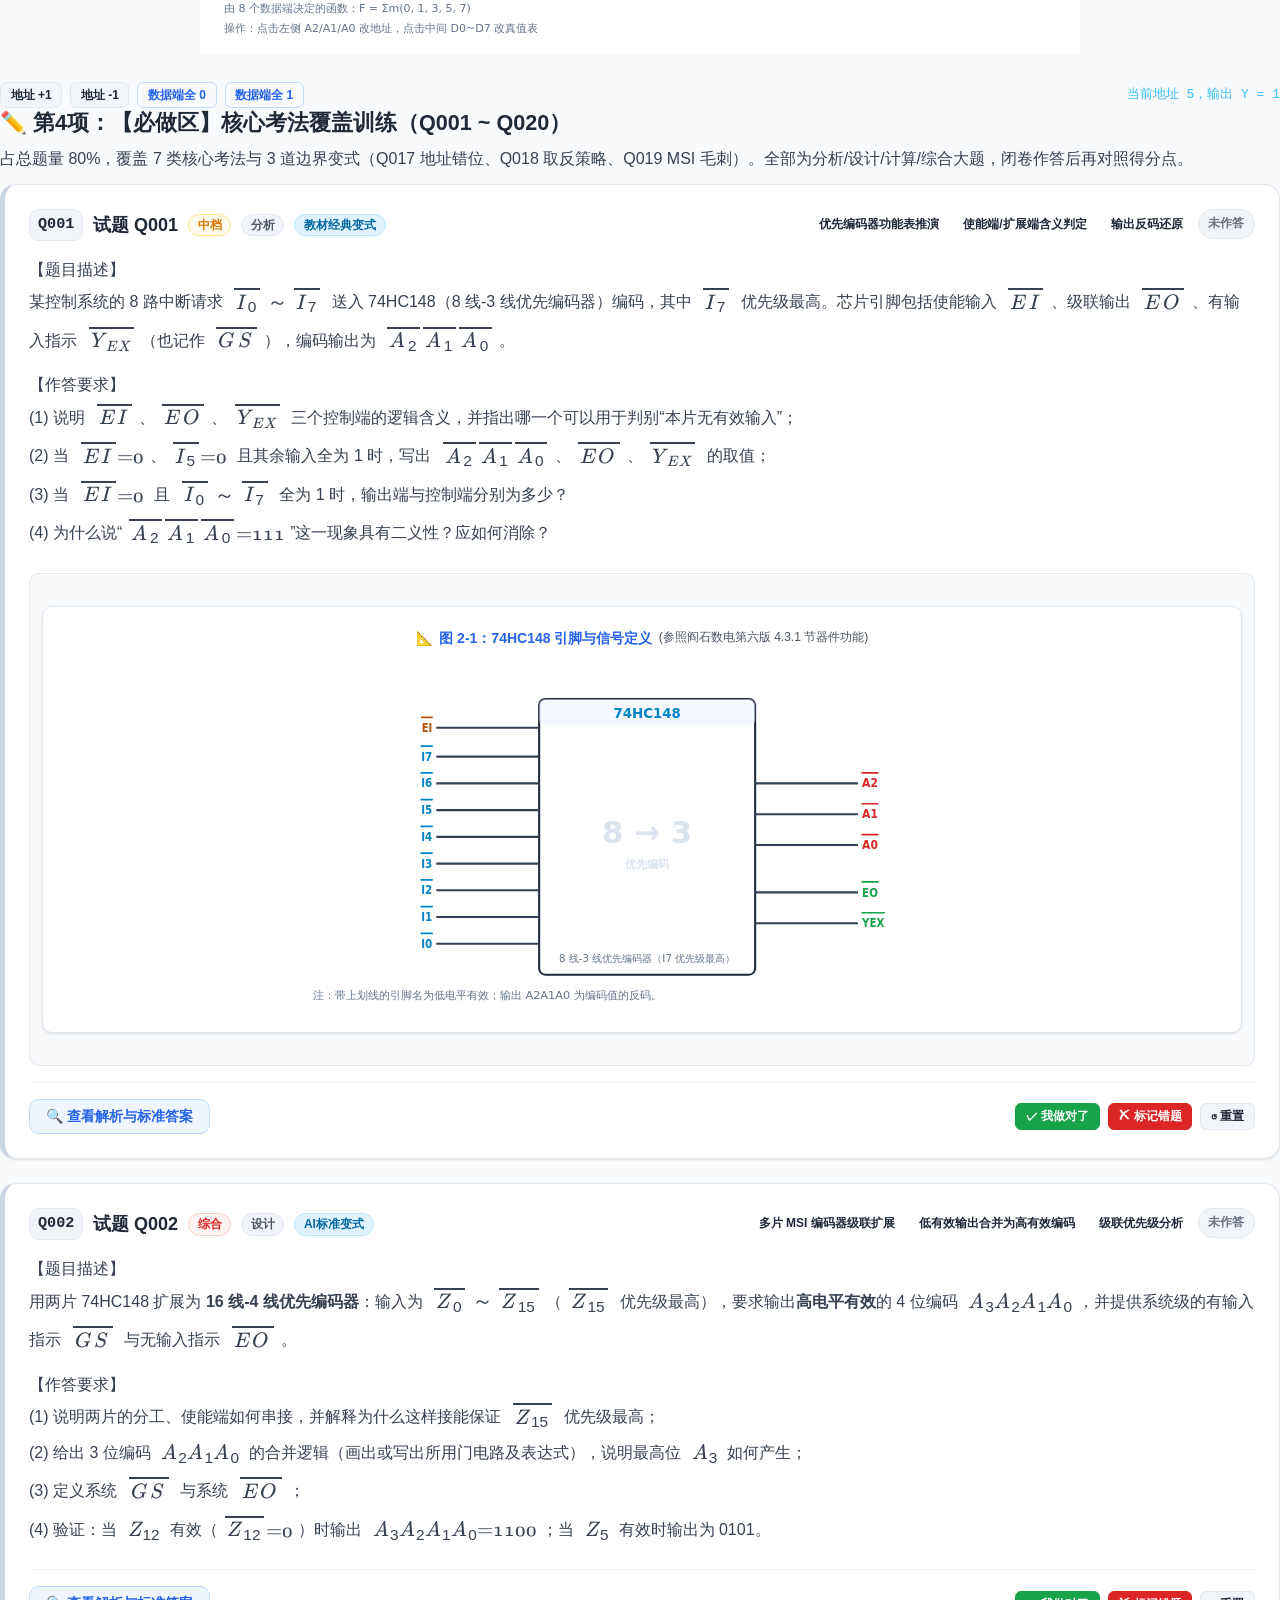
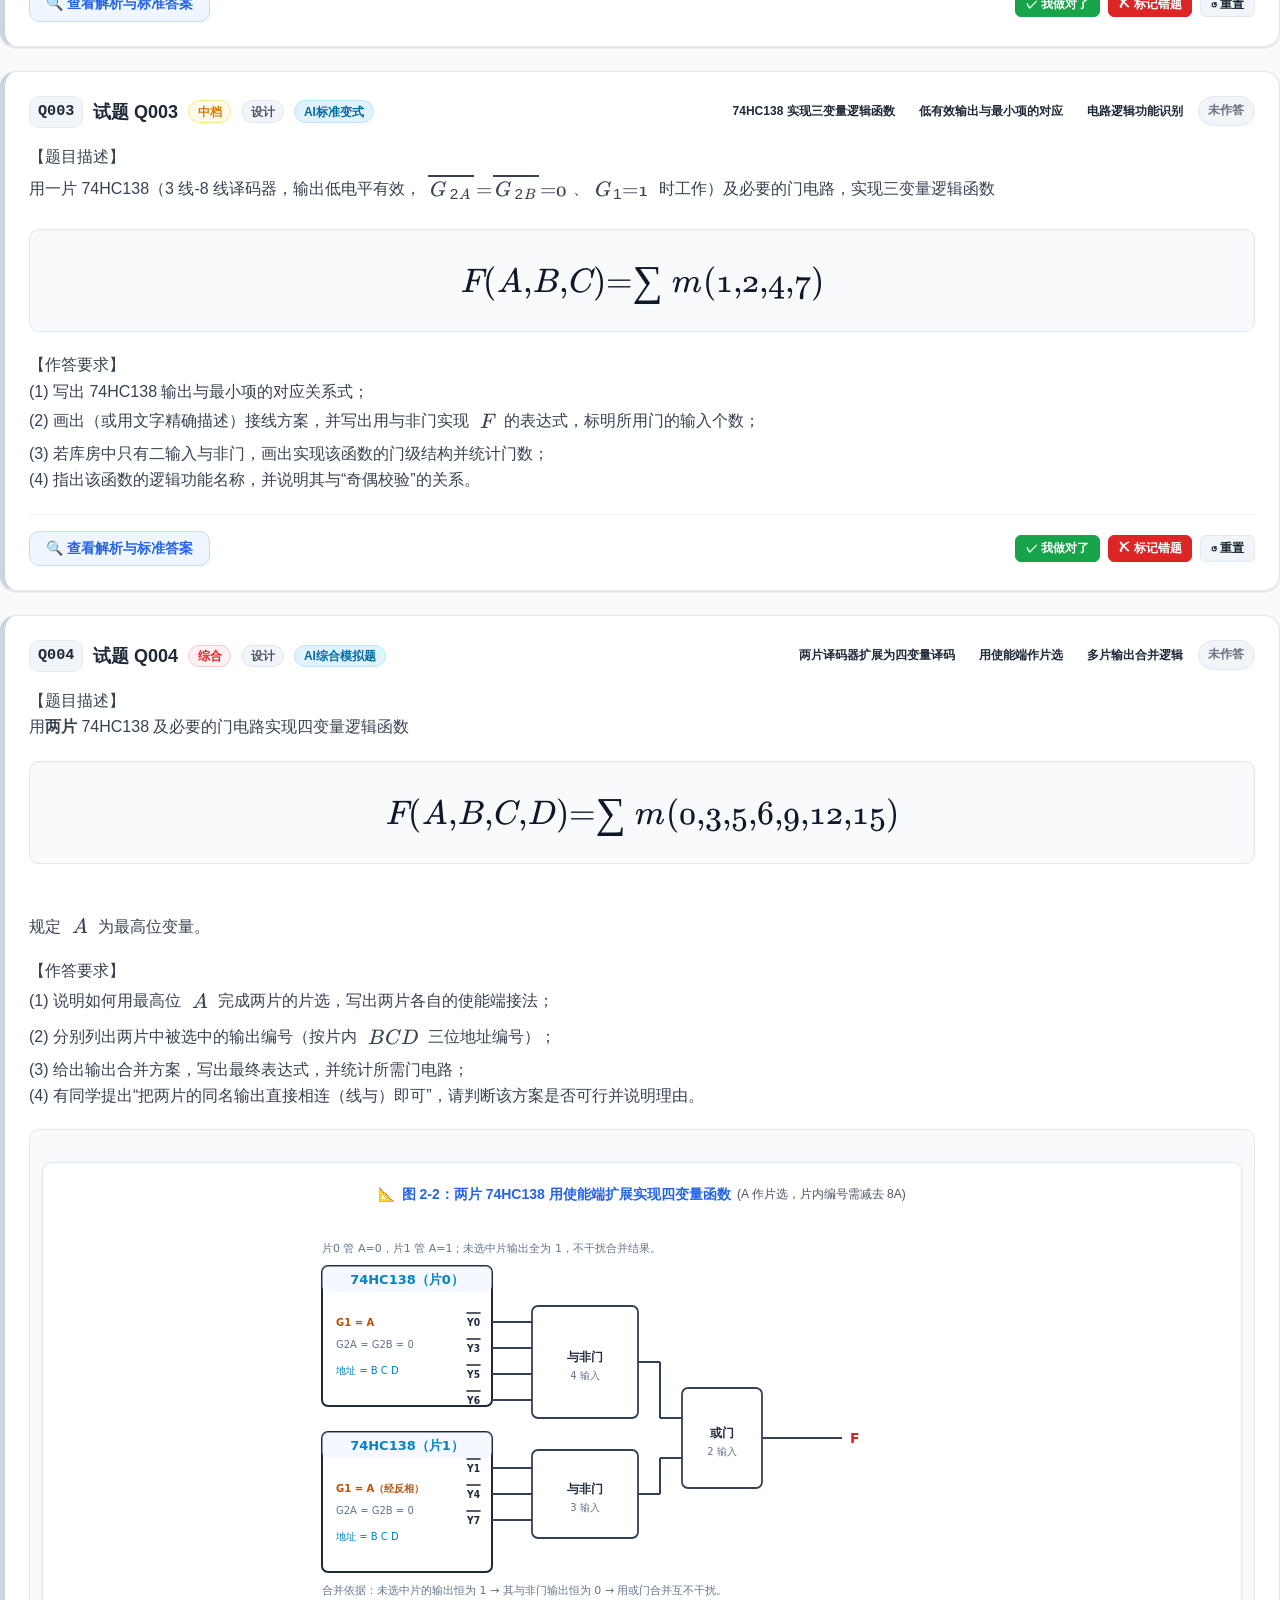
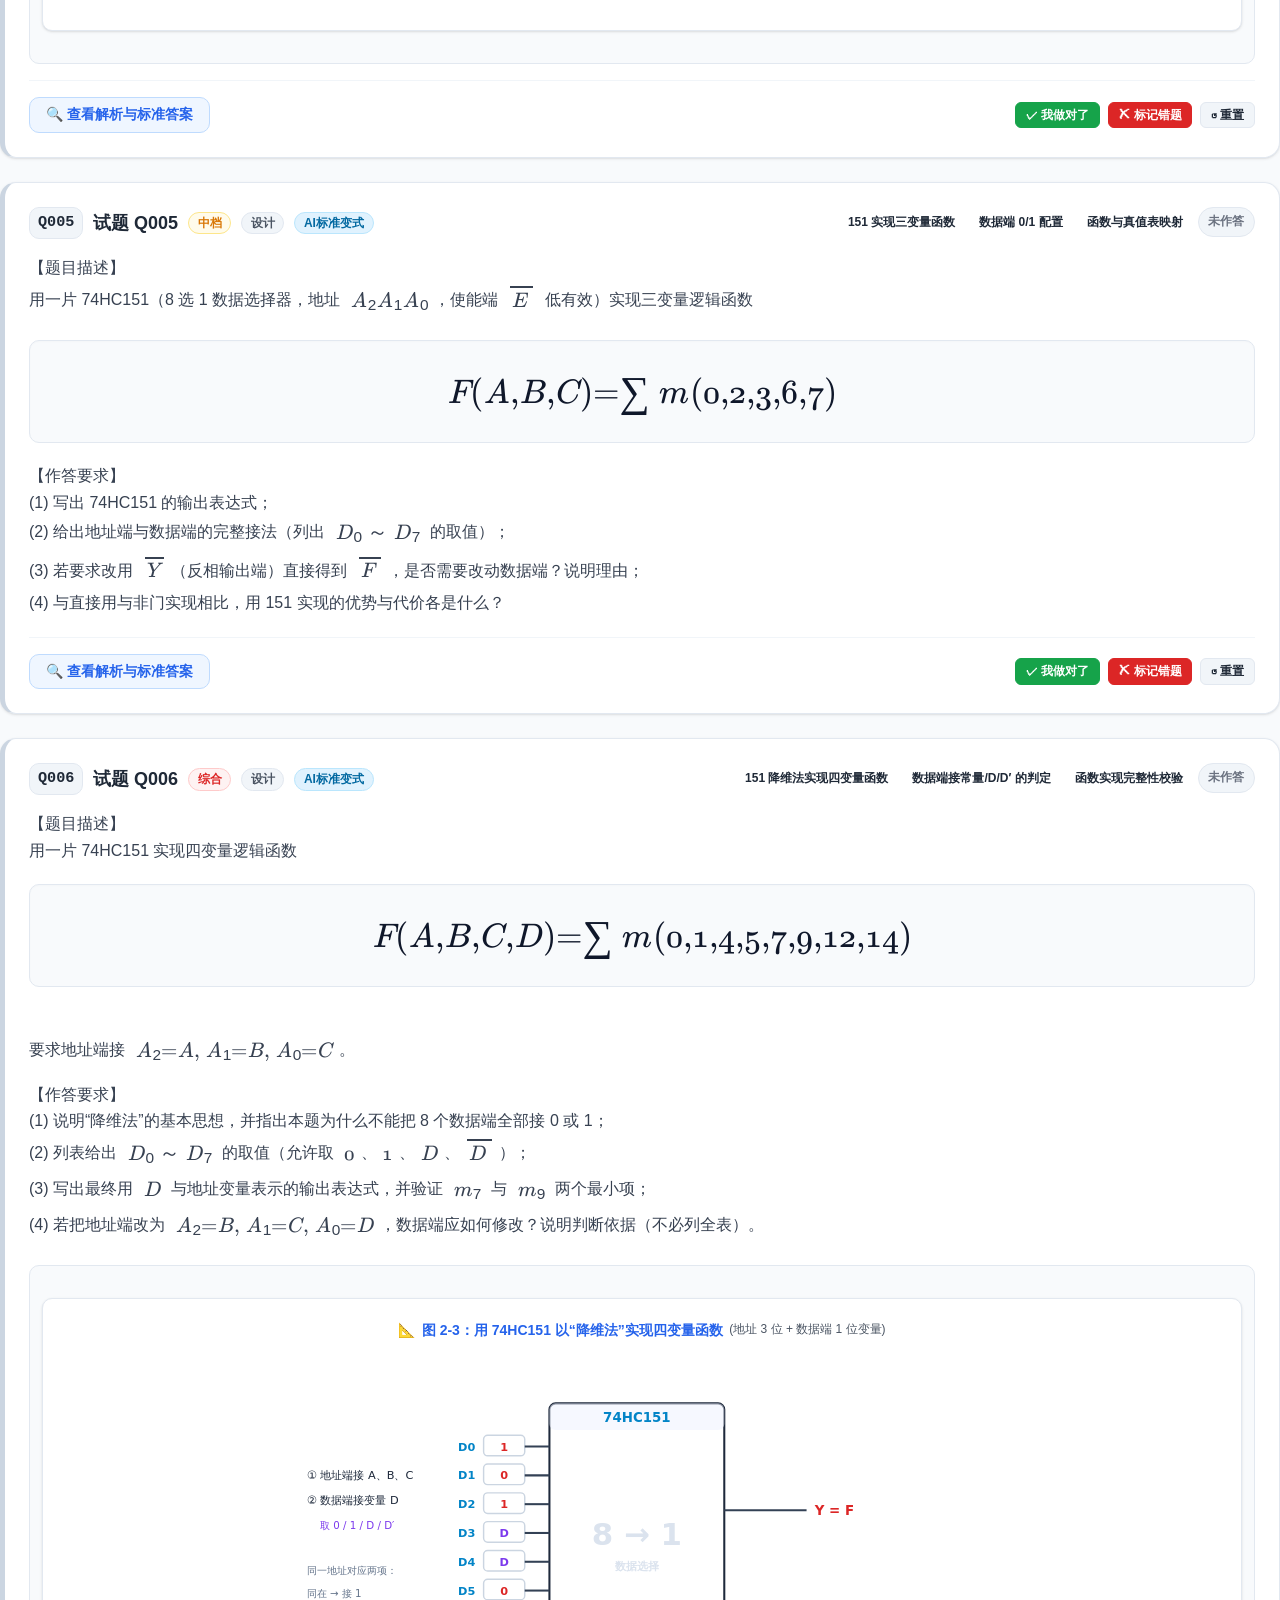
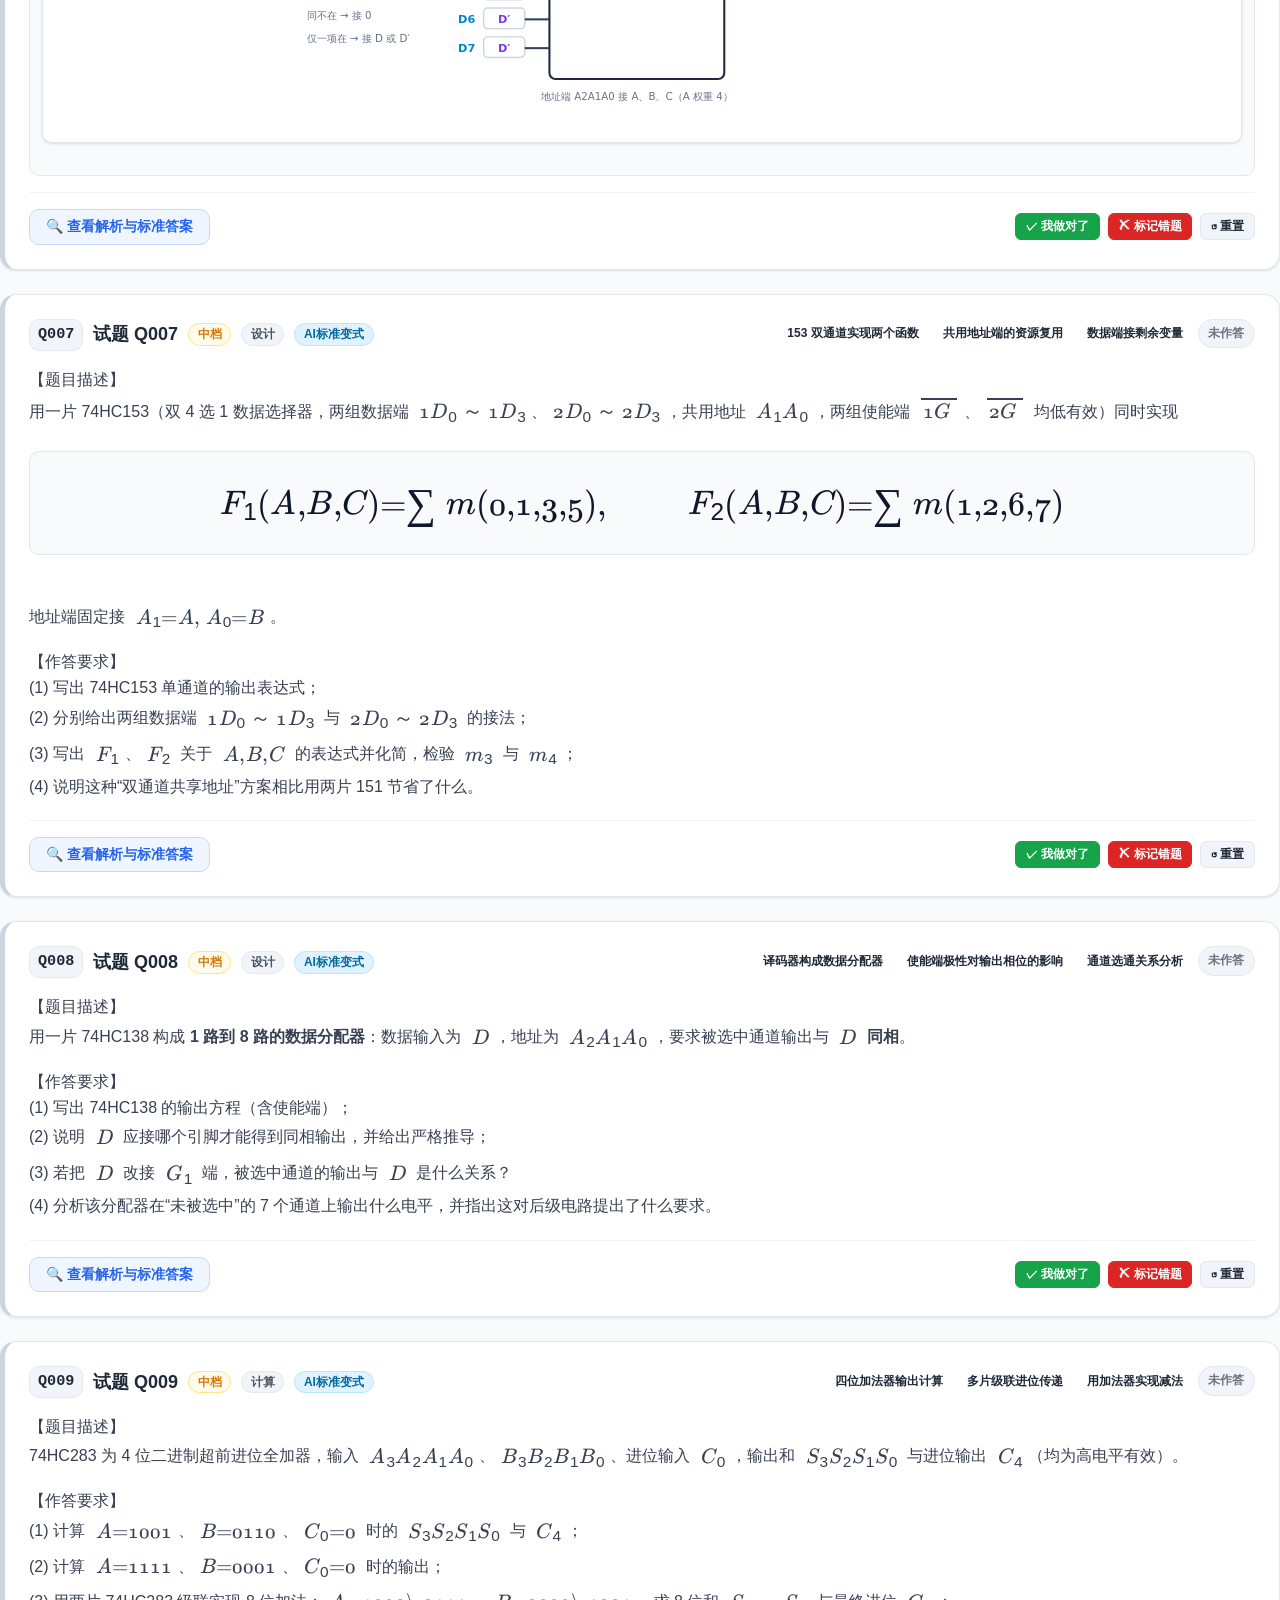
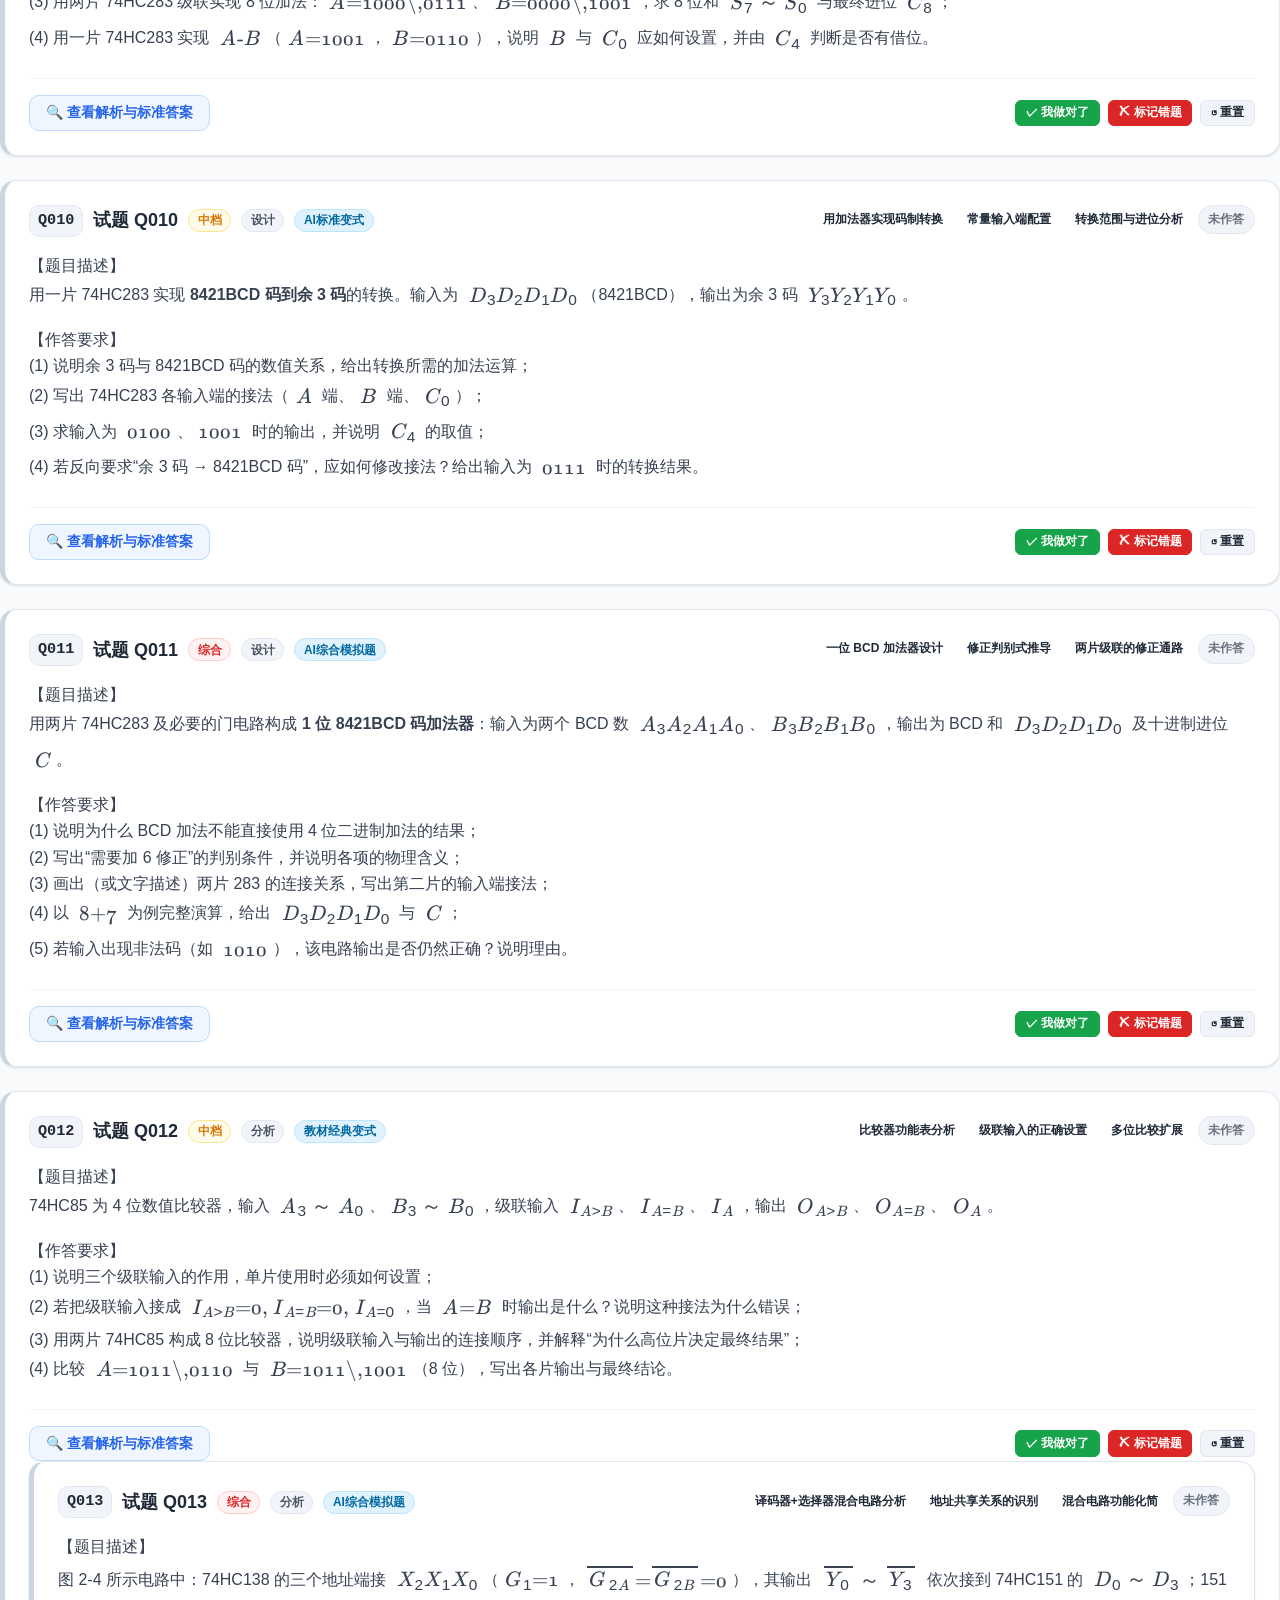
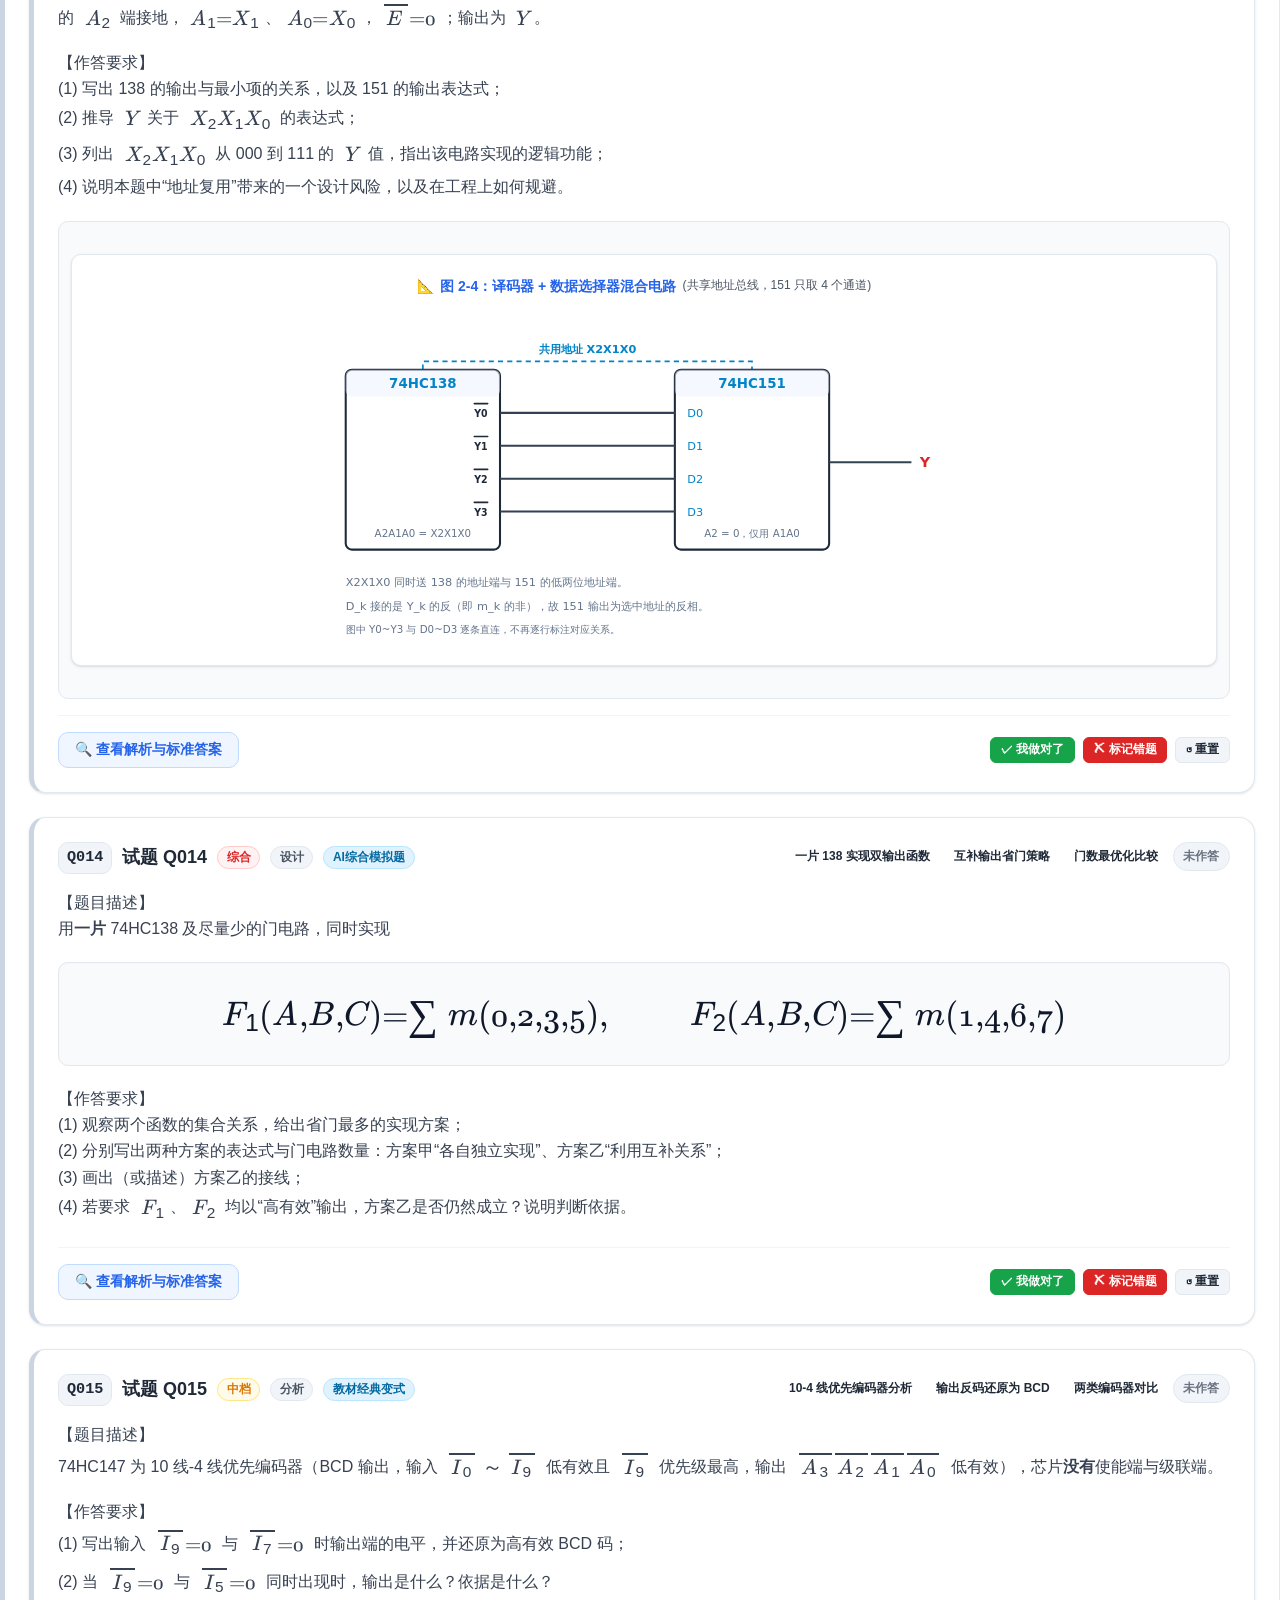
<file: day2/index.html>
<!DOCTYPE html>
<html lang="zh-CN">
<head>
  <meta charset="UTF-8">
  <meta name="viewport" content="width=device-width, initial-scale=1.0">
  <title>Day 2 · 组合逻辑标准设计与 MSI 器件应用 | 821数电考研 · 5天强化复习</title>
  <link rel="stylesheet" href="./style.css">
  <link rel="stylesheet" href="./katex.css">
</head>
<body>
  <noscript>
    <div class="noscript-banner">
      <p>⚠️ <strong>JavaScript 已禁用</strong>：本复习系统需要 JavaScript 支持以提供题目渲染、交互演示和学习进度存储功能。请在浏览器设置中启用 JavaScript 后刷新页面使用。</p>
    </div>
  </noscript>

  <header>
    <div class="header-inner">
      <h1>Day 2 · 组合逻辑标准设计与 MSI 器件应用</h1>
      <p class="subtitle">821数电考研 · 5天强化复习</p>
    </div>
  </header>

  <nav id="main-nav" aria-label="页面主要导航">
    <div class="nav-container">
      <a href="#sec-progress" class="nav-item">📊 学习进度</a>
      <a href="#sec-tasks" class="nav-item">📋 任务与考点</a>
      <a href="#sec-knowledge" class="nav-item">📚 知识重构</a>
      <a href="#sec-canvas" class="nav-item">🎮 交互演示</a>
      <a href="#sec-required" class="nav-item">✏️ 必做题区</a>
      <a href="#sec-extension" class="nav-item">🚀 拓展题区</a>
      <a href="#sec-errors" class="nav-item">📝 错题记录</a>
      <a href="#sec-review" class="nav-item">🔄 当日复测</a>
    </div>
  </nav>

  <div id="storage-warning" style="display: none;">
    <div class="storage-warning-box">
      <span class="warning-icon">⚠️</span>
      <div class="warning-text">
        <strong>本地存储提示：</strong>检测到当前浏览器环境下无法访问 localStorage（可能处于无痕模式或本地文件访问受限）。做题进度与错题笔记在刷新后将无法持久化保存。
      </div>
    </div>
  </div>

  <main>
    <section id="sec-progress">
      <div id="progress-container"></div>
    </section>

    <section id="sec-tasks">
      <h2>📋 第1项：今日学习任务与考点自查</h2>
      <div id="tasks-container"></div>
      <h3>考点自查表</h3>
      <div id="checklist-container"></div>
      <div class="info-box">
        <h4>📺 今日网课任务</h4>
        <p><strong>主线课程（新手小牛）：</strong></p>
        <ul>
          <li>编码器：P25 组合逻辑集成电路——编码器（1）、P26 组合逻辑集成电路——编码器（2）</li>
          <li>译码器（核心）：P27 组合逻辑集成电路——译码器(1)、P28 组合逻辑集成电路——译码器(2)、P29 组合逻辑集成电路——译码器(3)</li>
          <li>数据选择器与比较器：P31 组合逻辑集成电路---数据选择器、P32 组合逻辑集成电路——比较器</li>
          <li>算术运算与串联：P35 组合逻辑集成电路——算术运算电路、P37 前四章内容归纳复习</li>
        </ul>
        <p><strong>可选补充（姬清影）：</strong></p>
        <ul>
          <li>P37 普通编码器、P38 优先编码器功能熟悉、P39 优先编码器74HC148、P40 优先编码器74HC147</li>
          <li>P41 译码器74HC138、P42 译码器74HC42、P43 显示译码器7448、P45 数据选择器</li>
          <li>P46 半加器与全加器、P47 多位加法器、P48 数值比较器</li>
        </ul>
        <p><strong>观看要求：</strong>建议先读字幕文字稿定位重点，再看视频。看完后必须独立完成知识重构区的公式默写与至少一道诊断题，不得以“听完视频”作为完成标准。</p>
        <p><strong>Day1 回滚要求：</strong>开始今日任务前，先把 Day1 错题本中“卡诺图化简 / 无关项 / 竞争冒险”三类题重做一遍；今日新学的 138 冒险与 151 降维都要用到这些前置能力。</p>
      </div>
    </section>

    <section id="sec-knowledge">
      <h2>📚 第3项：结构化知识重构</h2>
      <div id="knowledge-container"></div>
    </section>

    <section id="sec-canvas">
      <h2>🎮 交互演示：74HC138 译码 + 74HC151 选择联动</h2>
      <p class="section-desc">点击左侧 A2/A1/A0 改变地址，观察 138 的低有效输出如何“选中”一个最小项；再点击中间 D0~D7 修改数据端，观察 151 如何按同一地址选出对应数据。把所有 D 都拨到 1，即得到固定的三输入与非门函数。</p>
      <div id="canvas-container">
        <canvas id="logic-canvas" width="880" height="400"></canvas>
      </div>
      <div id="canvas-fallback" style="display:none">
        <p>Canvas 不可用，请参考上方知识卡片中的 138 使能表与 151 数据端判定规则。</p>
      </div>
    </section>

    <section id="sec-required">
      <h2>✏️ 第4项：【必做区】核心考法覆盖训练（Q001 ~ Q020）</h2>
      <p class="section-desc">占总题量 80%，覆盖 7 类核心考法与 3 道边界变式（Q017 地址错位、Q018 取反策略、Q019 MSI 毛刺）。全部为分析/设计/计算/综合大题，闭卷作答后再对照得分点。</p>
      <div id="required-container"></div>
    </section>

    <section id="sec-extension">
      <h2>🚀 第5项：【拓展区】冲刺训练（Q021 ~ Q025）</h2>
      <p class="section-desc">占总题量 20%，用于高难综合设计与防偏门训练（16 选 1 扩展、非法码检测、8 位算术通路、42+7448 显示译码、8 路报警系统）。时间紧张可先记录思路，Day5 集中处理。</p>
      <div id="extension-container"></div>
    </section>

    <section id="sec-errors">
      <h2>📝 第6项：错题记录与强制纠错</h2>
      <p class="section-desc">所有错题自动汇总于此。每题必须记录错因分类和具体纠正动作；MSI 类题目请优先归入“E05 电路引脚与功能分析错误”。</p>
      <div id="wrong-notes-container"></div>
    </section>

    <section id="sec-review">
      <h2>🔄 第7项：当日复测（R001 ~ R003）</h2>
      <p class="section-desc">使用新的 AI 变式检验 138 扩展、151 降维、BCD 加法与非法码三条主线的掌握程度。完成后自评掌握程度。</p>
      <div id="review-container"></div>
      <div id="review-summary"></div>
    </section>
  </main>

  <footer>
    <p>Day 2 · 组合逻辑标准设计与 MSI 器件应用 | 821数电考研 · 5天强化突破</p>
    <p>题库覆盖 74HC148 / 147 / 138 / 151 / 153 / 283 / 85 / 42 / 7448 的功能、函数实现、级联扩展与系统综合，全部题目标注来源类型，不含任何伪造真题。</p>
    <p>下一天继承：Day1 中未掌握的卡诺图与冒险判据，以及今日未掌握的“降维法数据端判定”“片内编号重排”将带入 Day 3 触发器训练前回滚。</p>
  </footer>

  <script src="./data.js"></script>
  <script src="./main.js" defer></script>
</body>
</html>
</file>
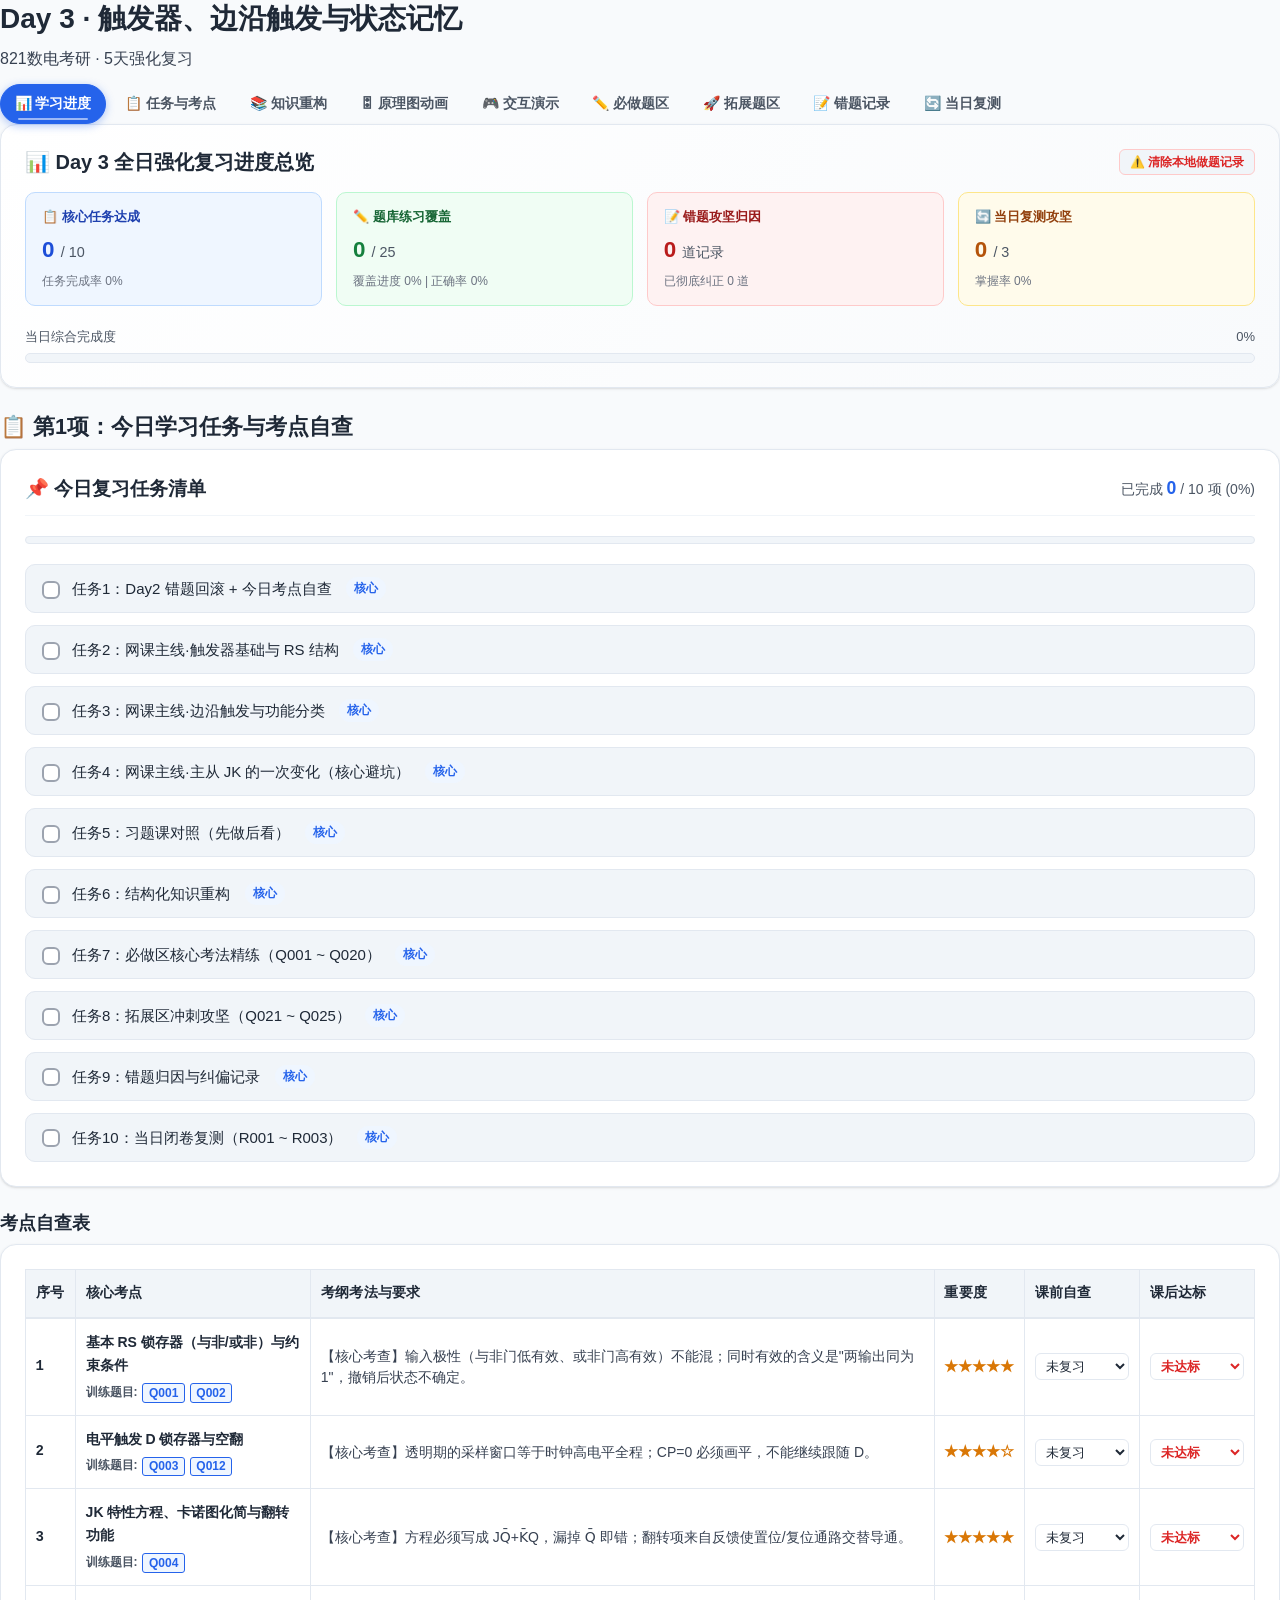
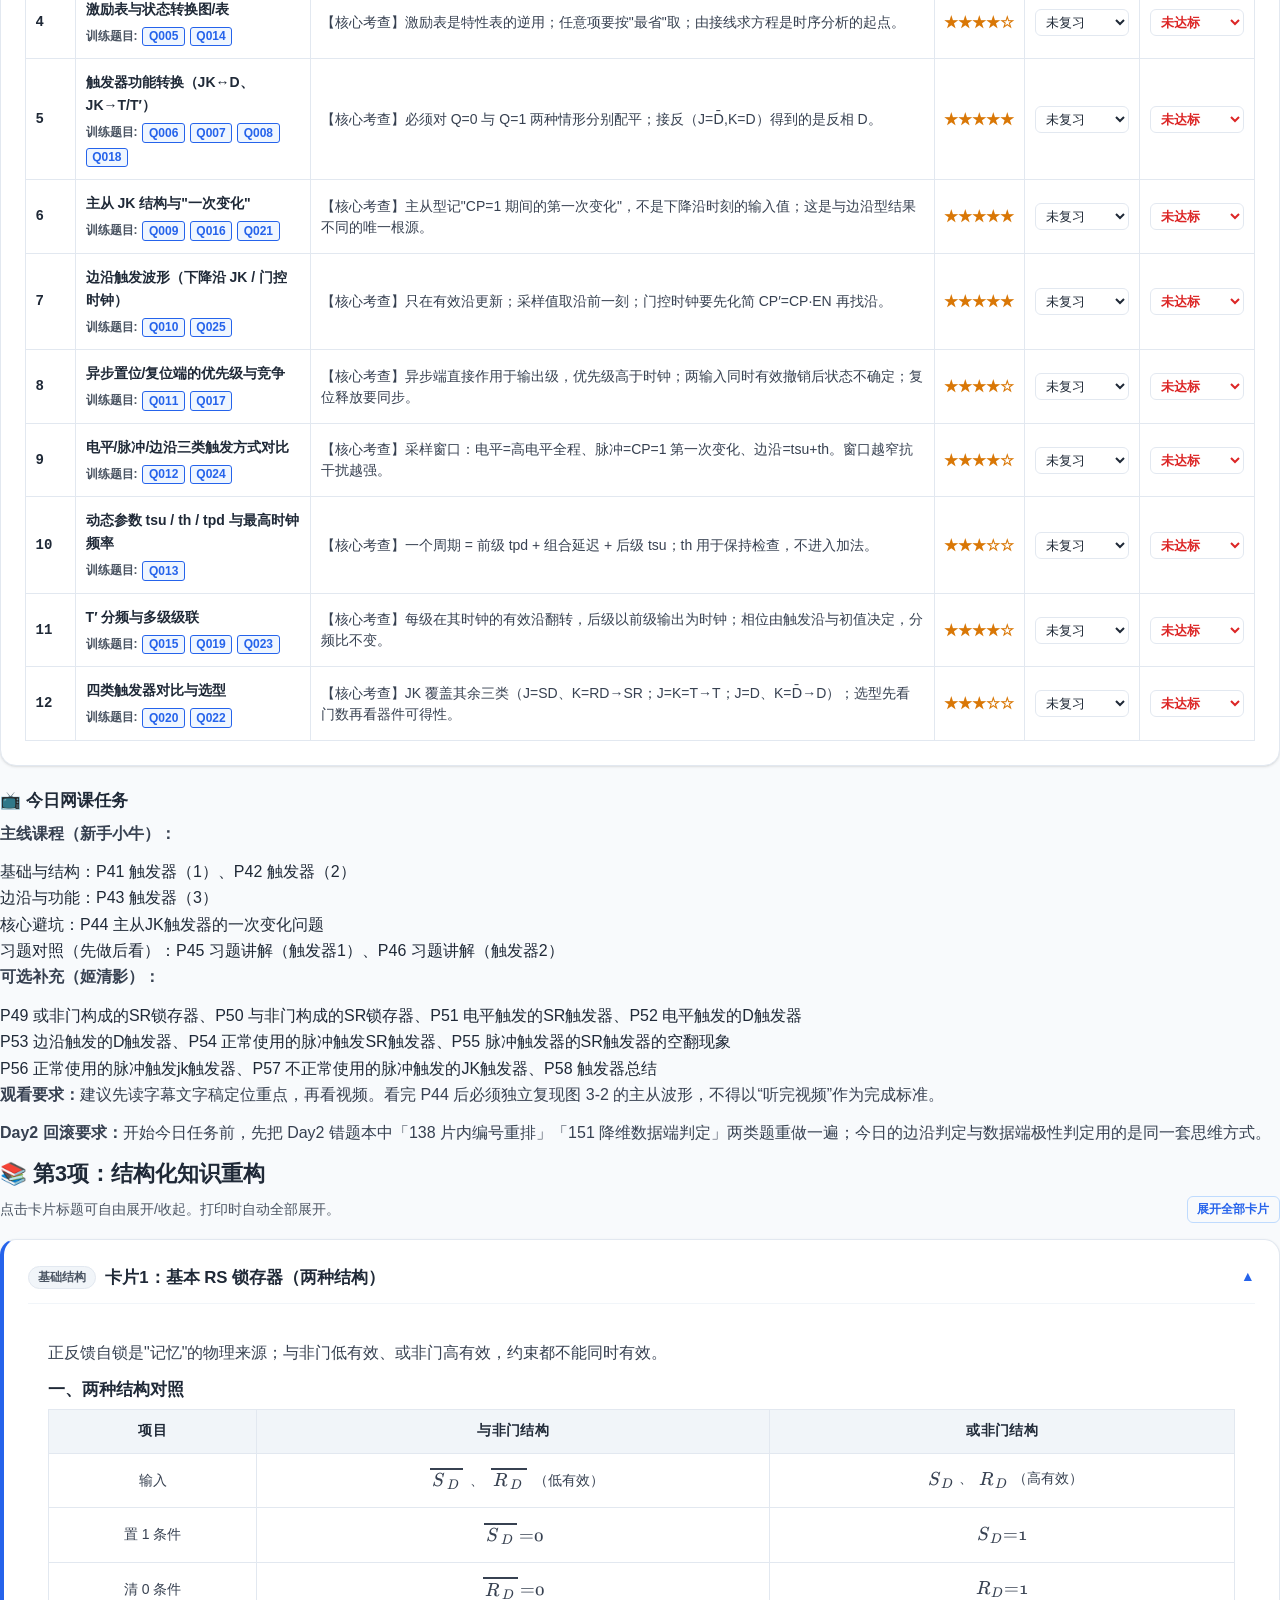
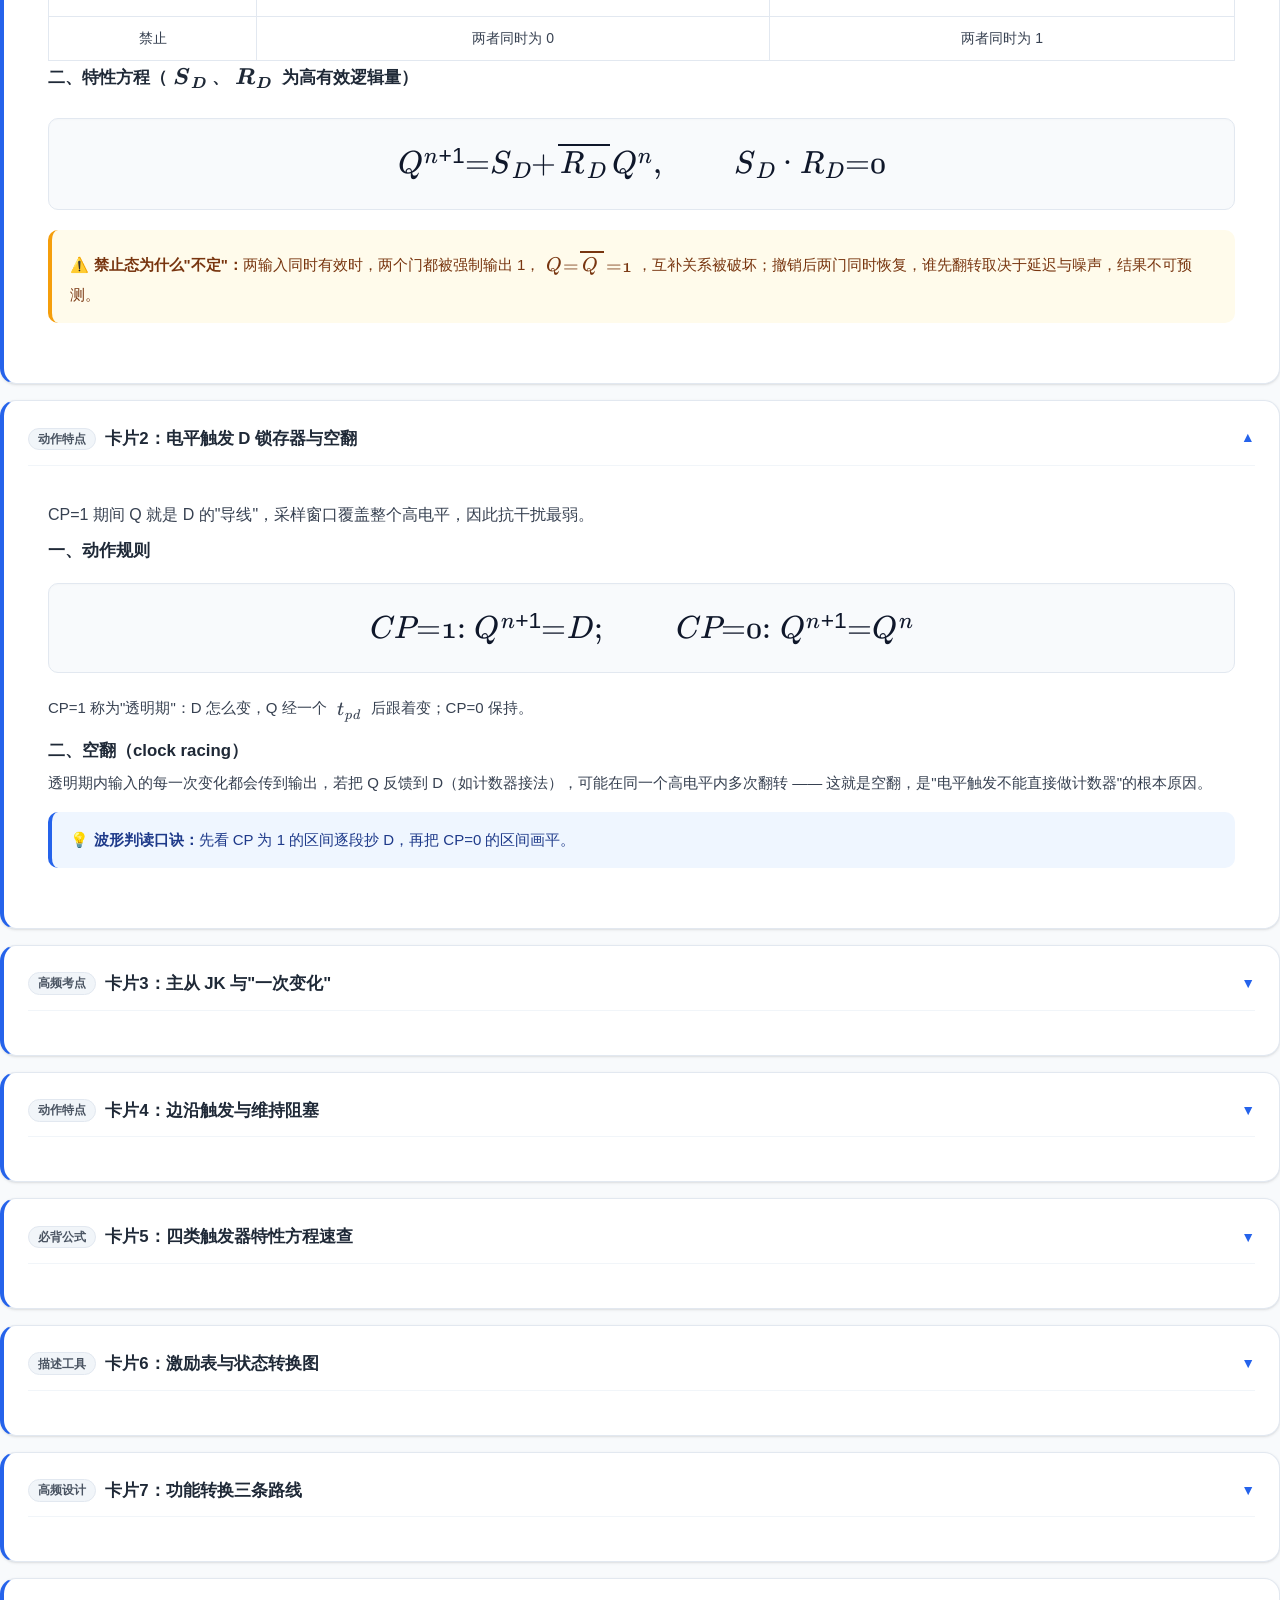
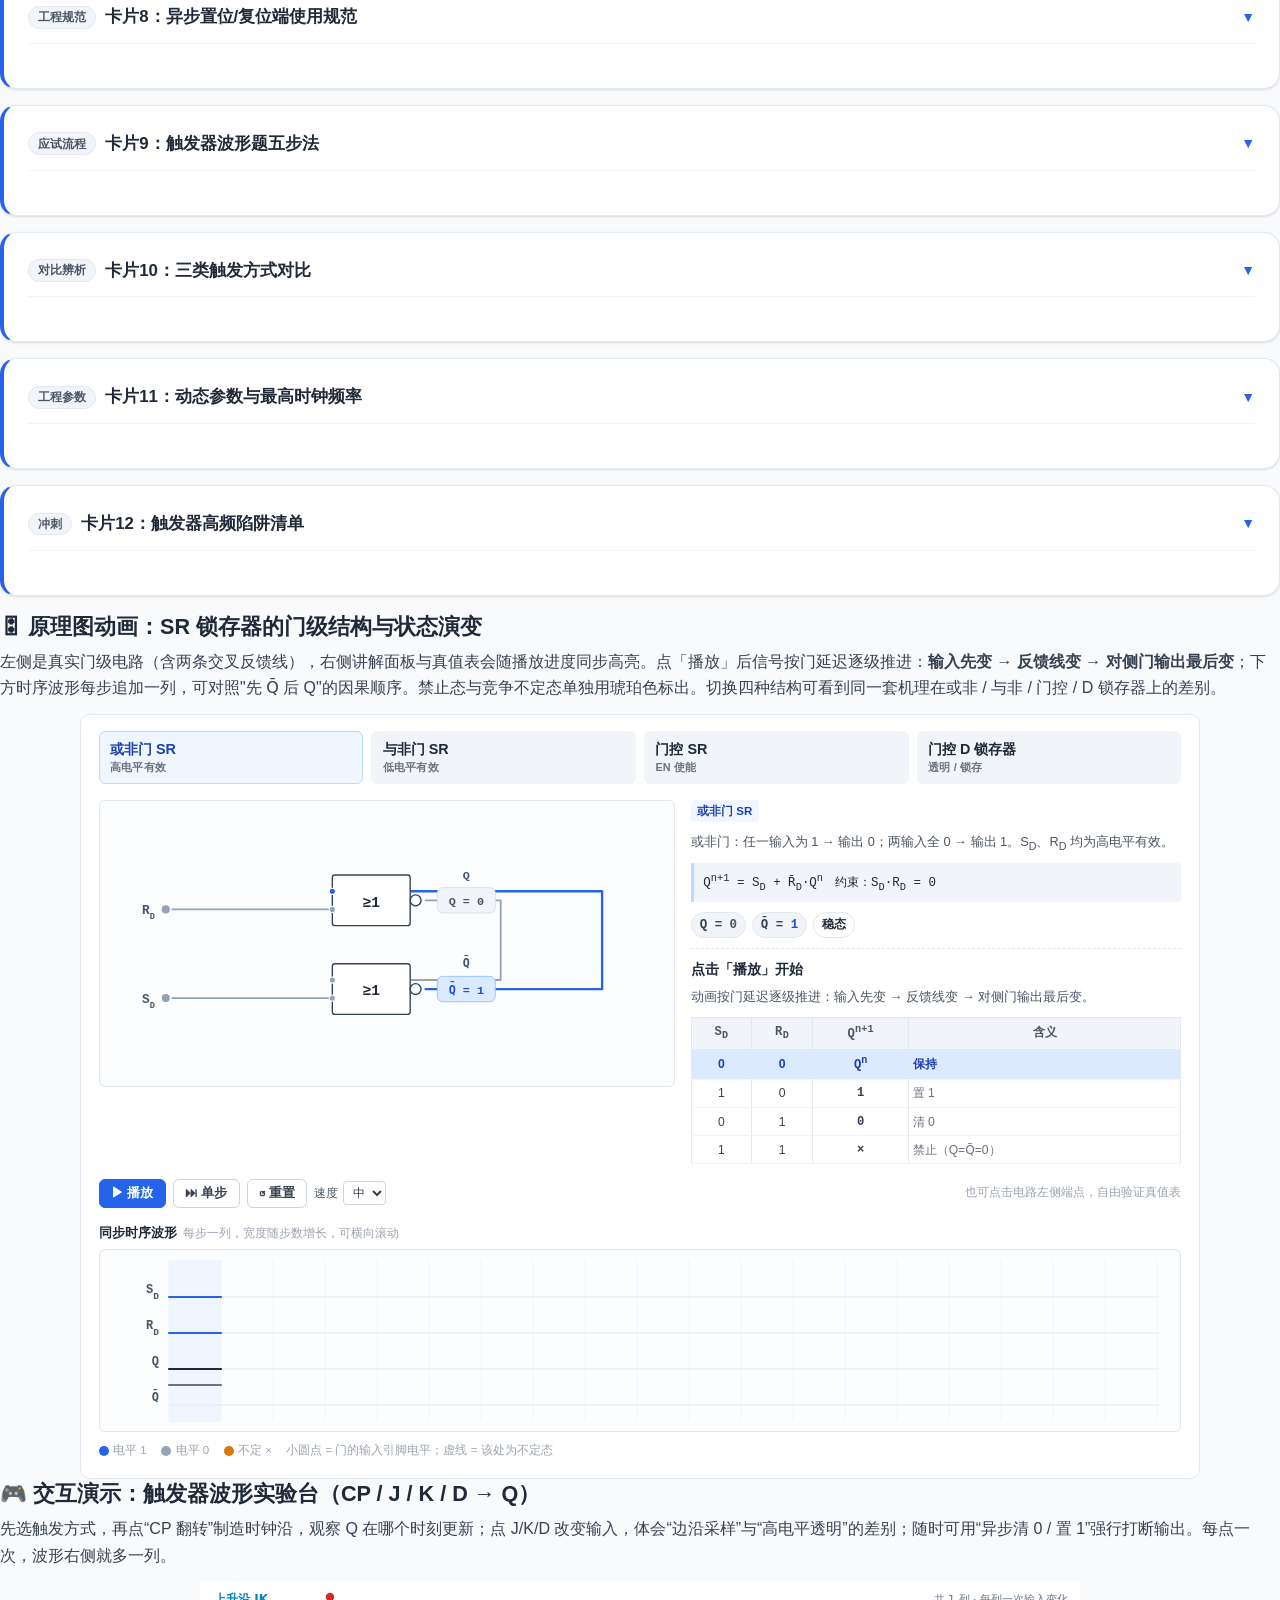
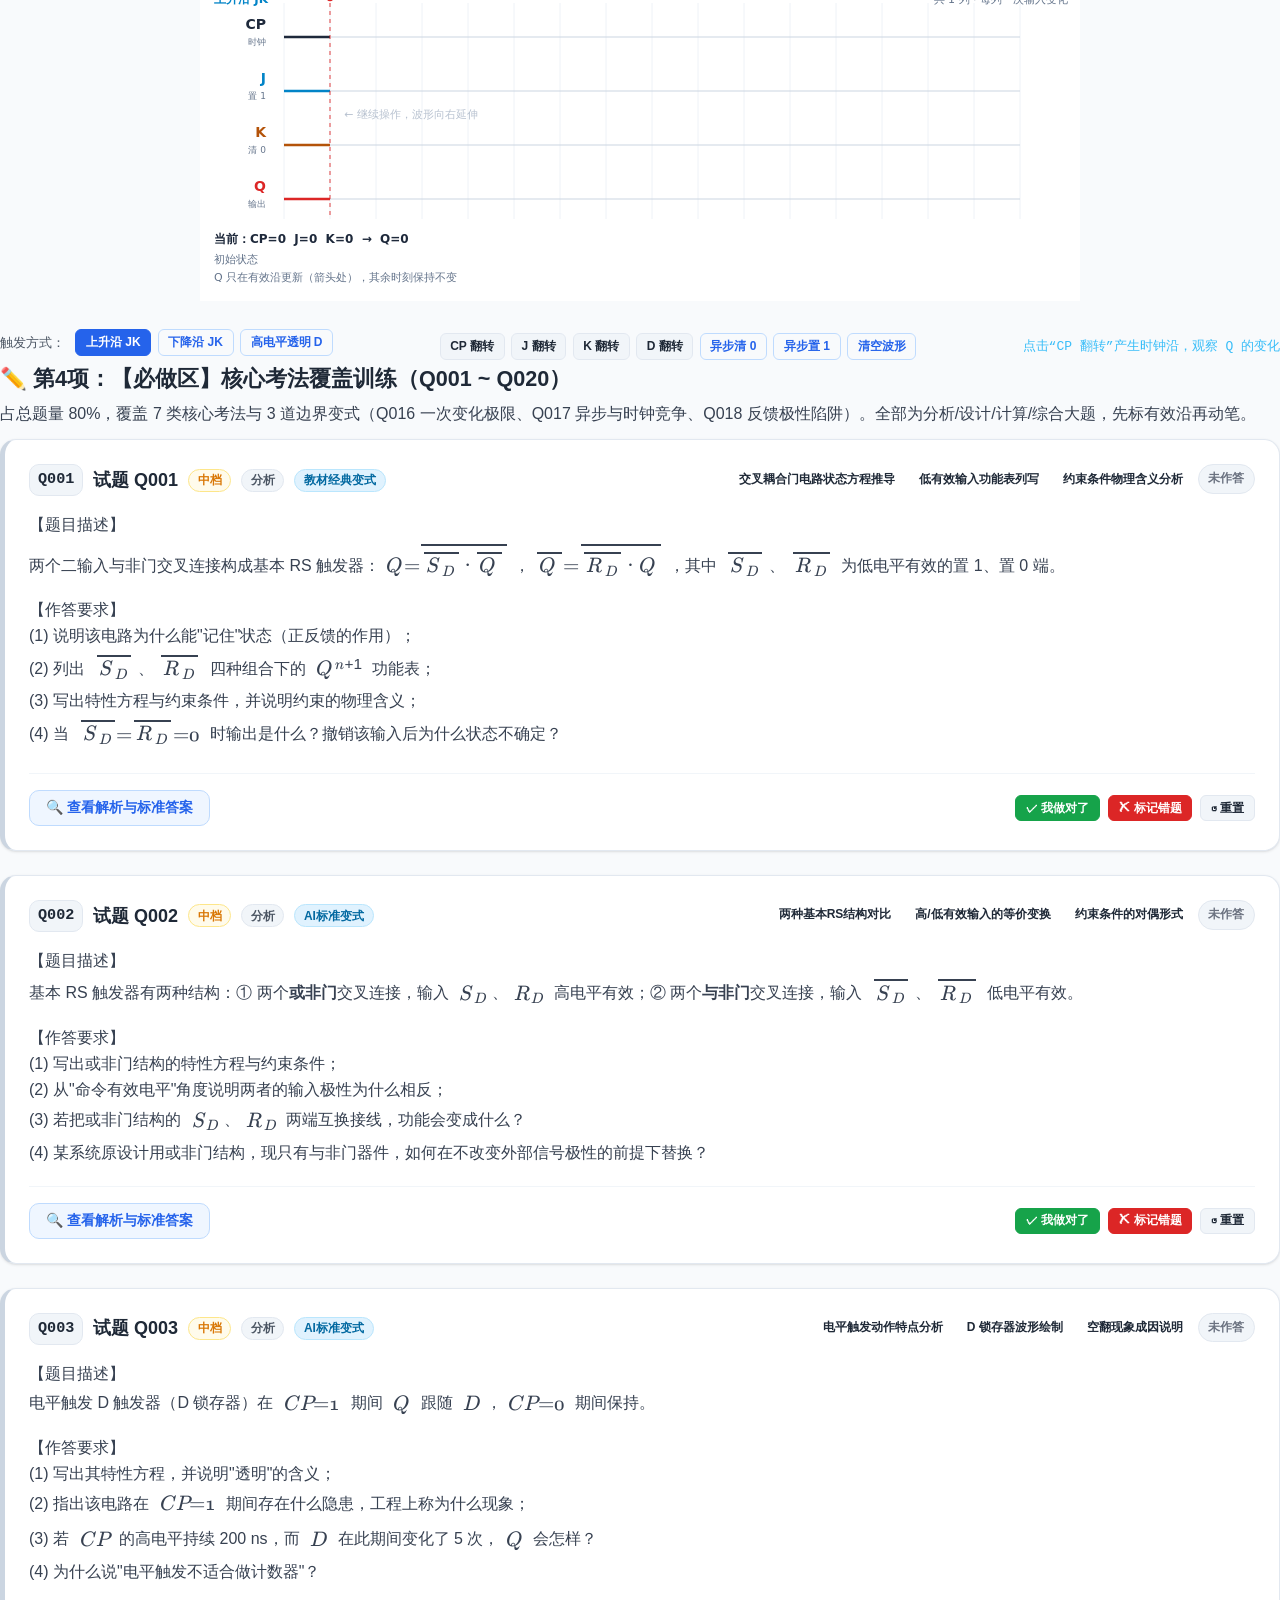
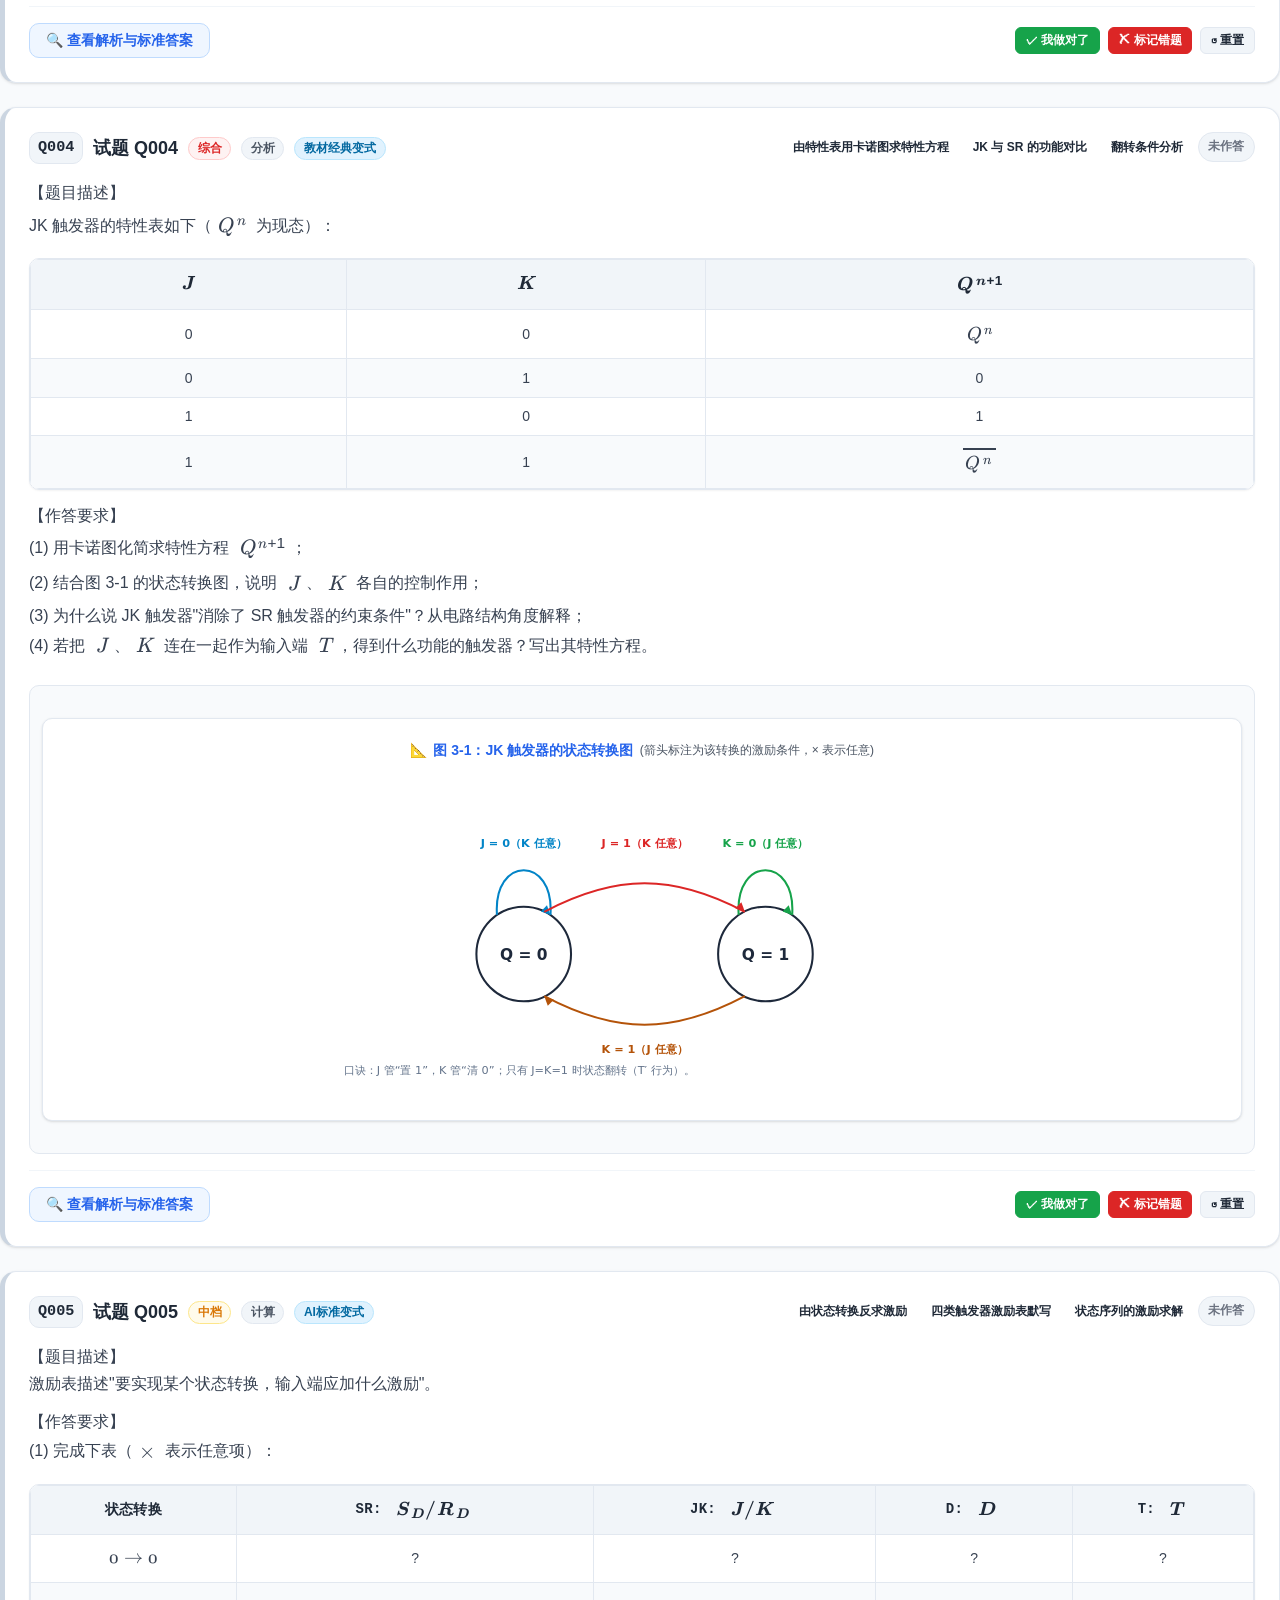
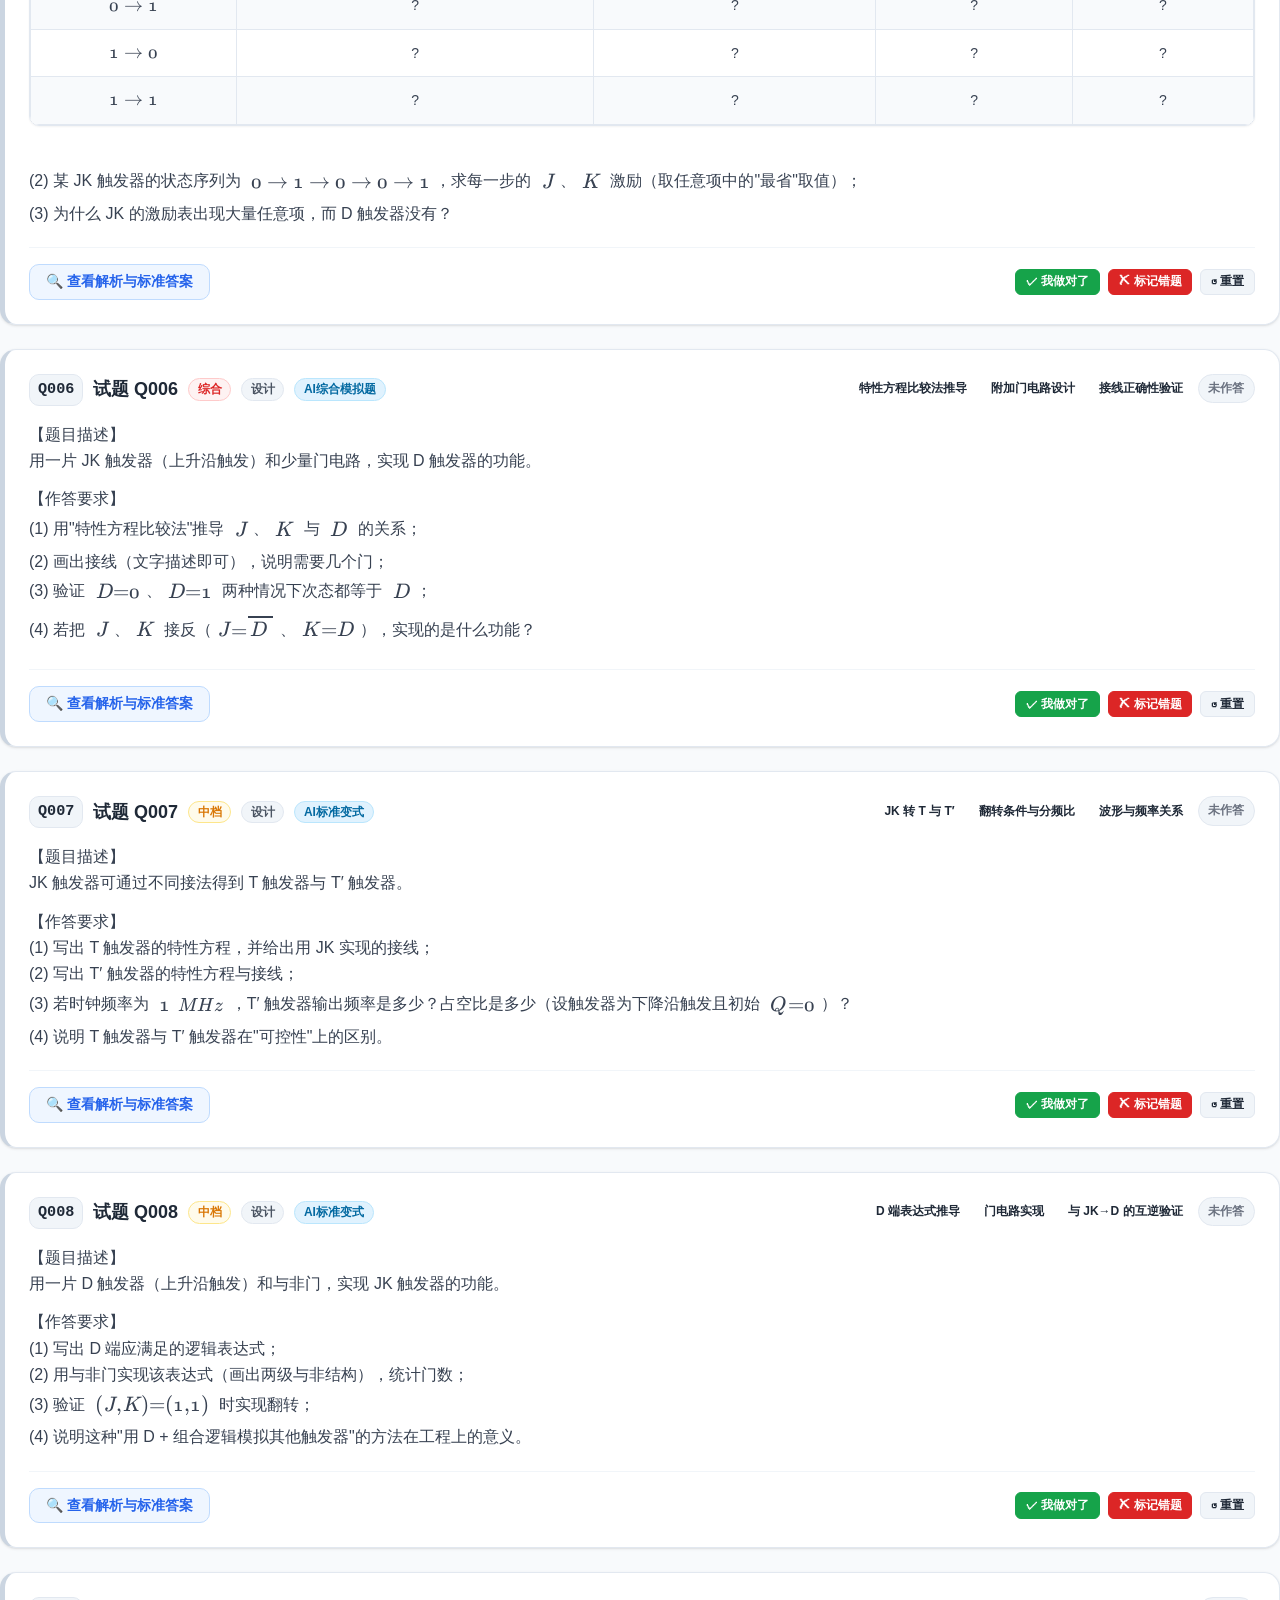
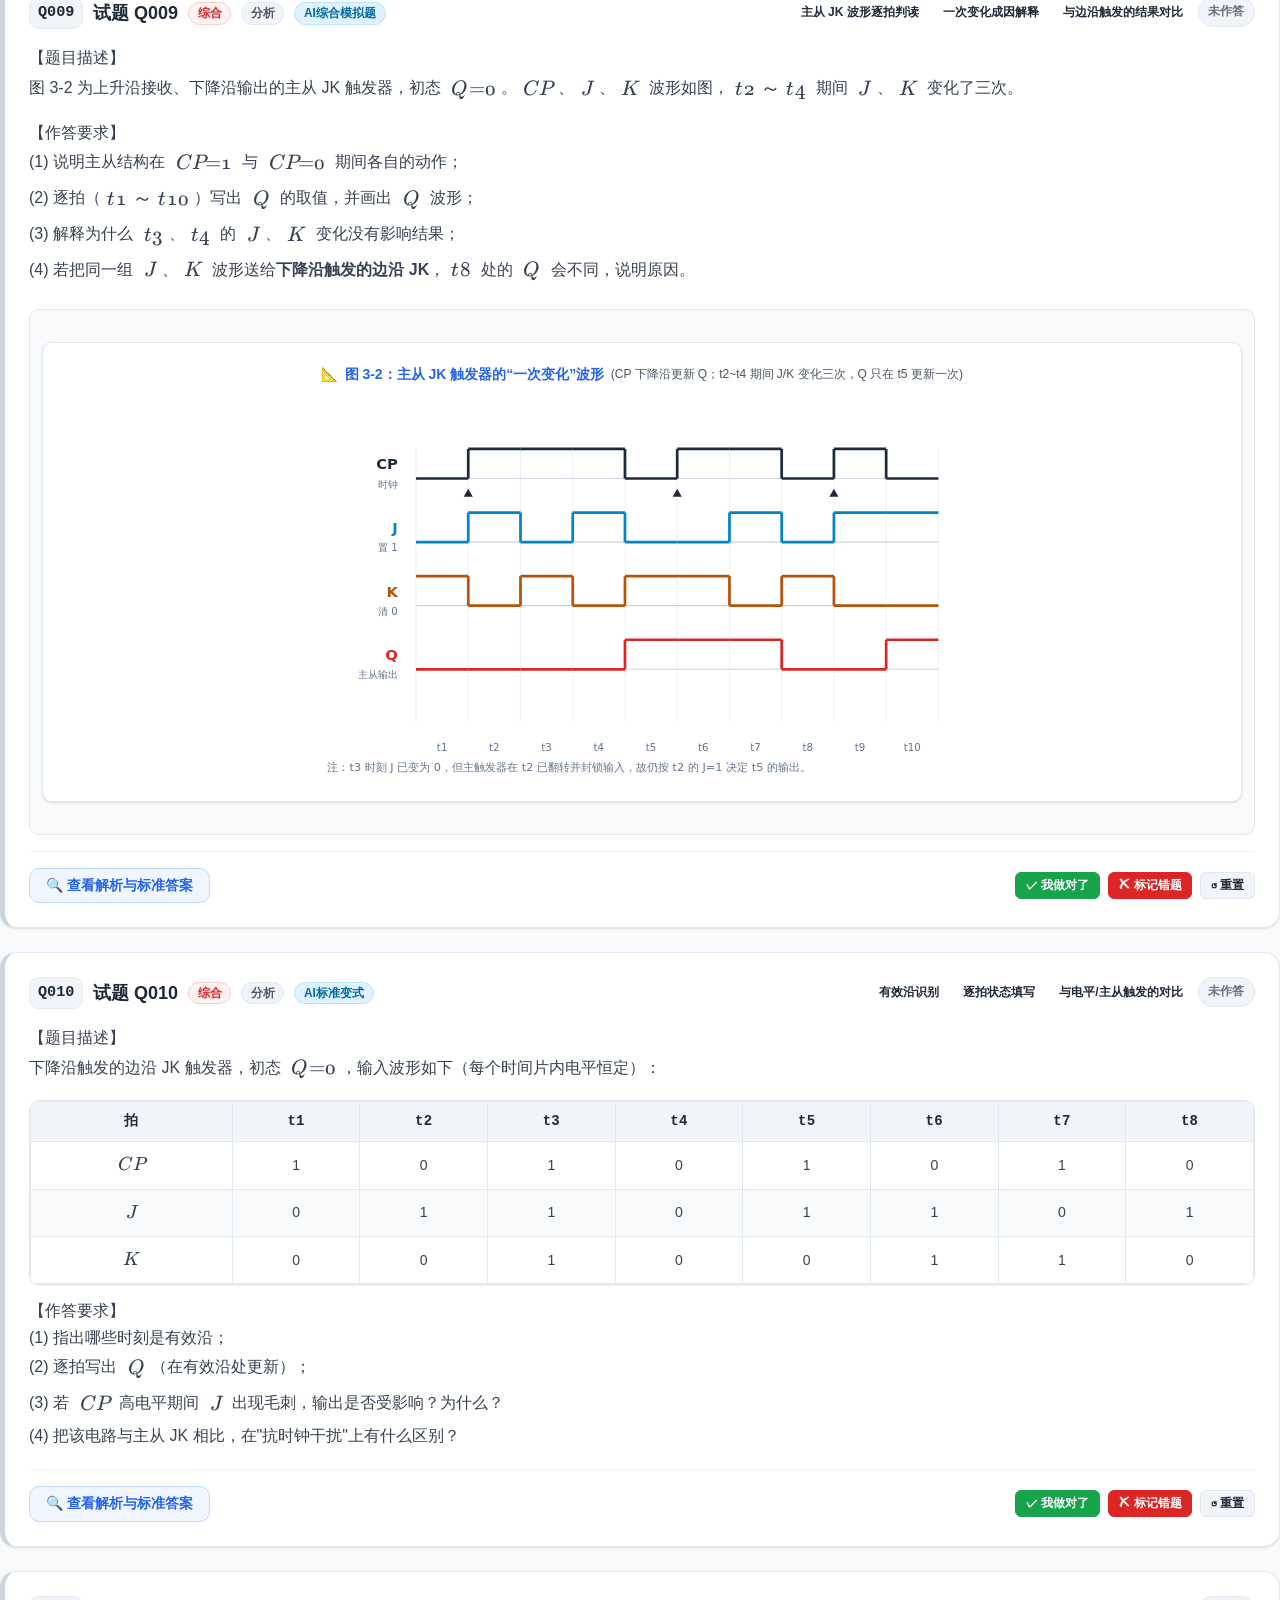
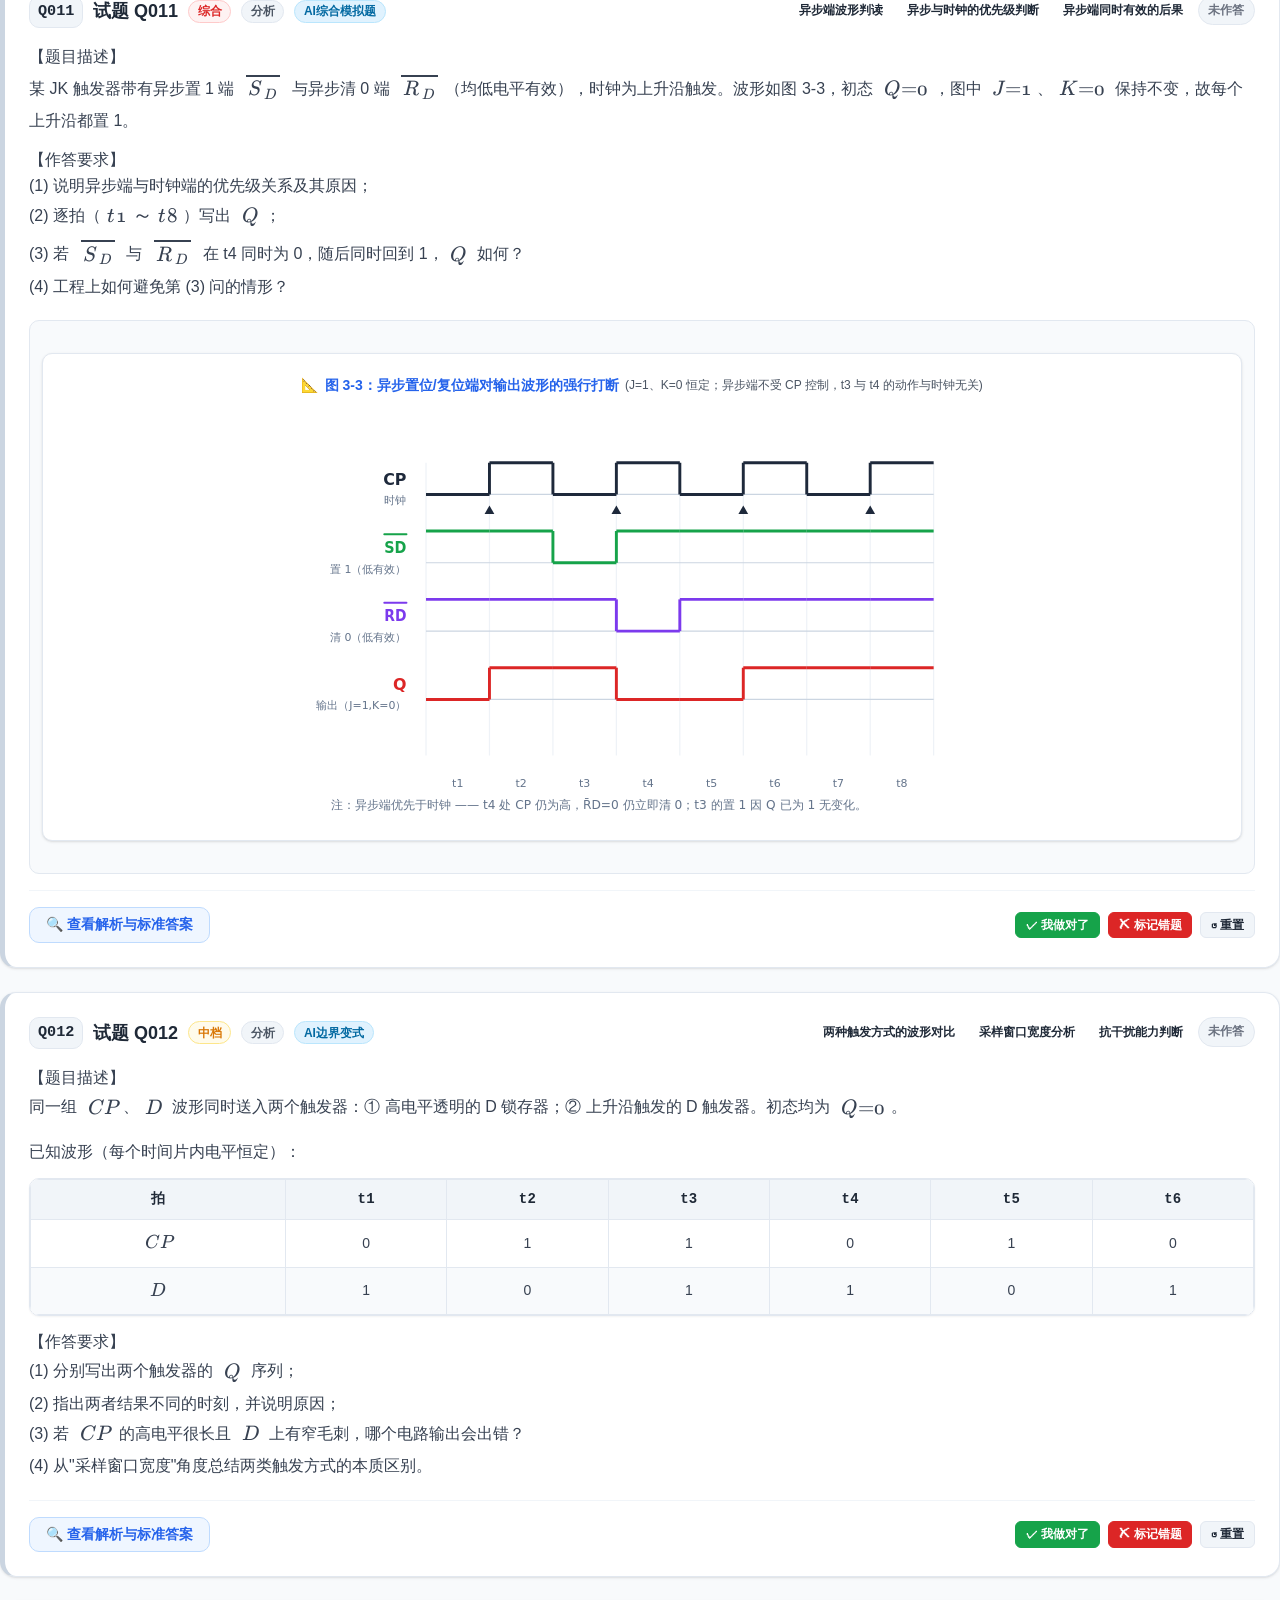
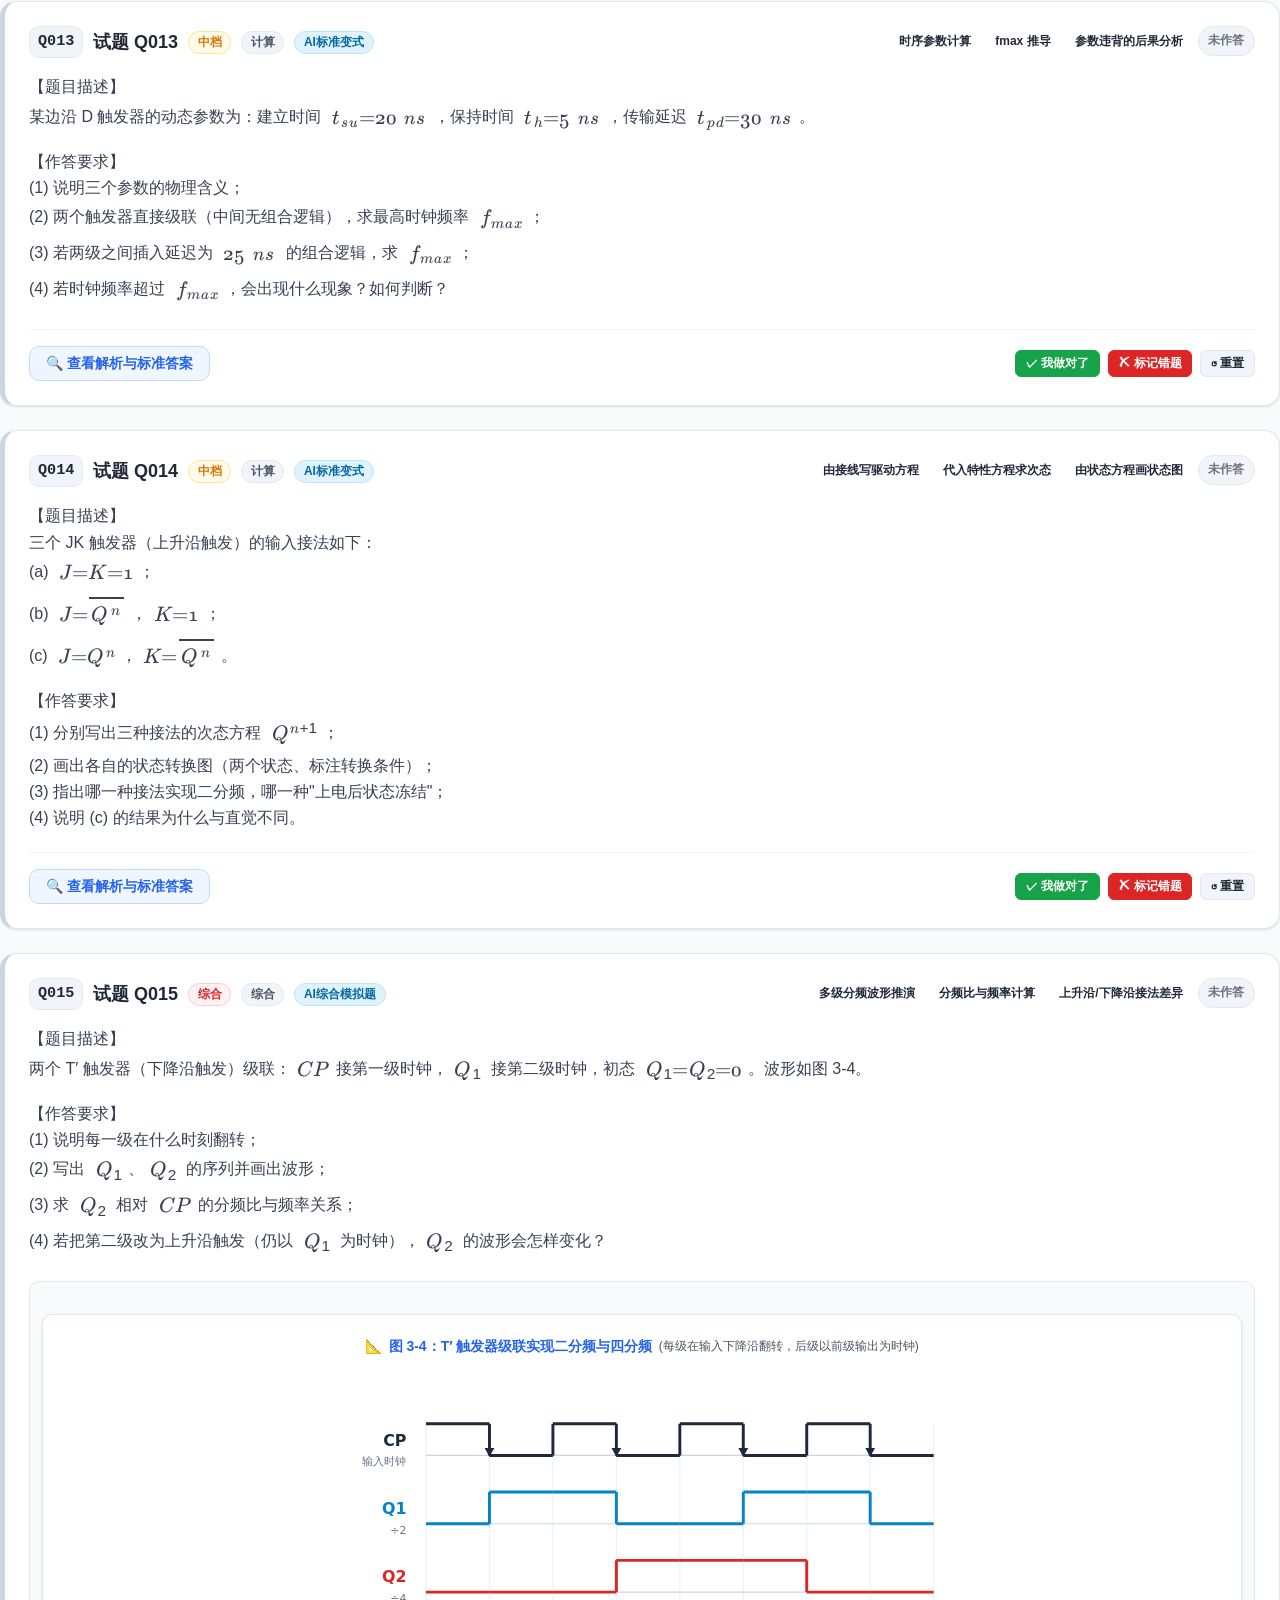
<file: day3/index.html>
<!DOCTYPE html>
<html lang="zh-CN">
<head>
  <meta charset="UTF-8">
  <meta name="viewport" content="width=device-width, initial-scale=1.0">
  <title>Day 3 · 触发器、边沿触发与状态记忆 | 821数电考研 · 5天强化复习</title>
  <link rel="stylesheet" href="./style.css">
  <link rel="stylesheet" href="./katex.css">
</head>
<body>
  <noscript>
    <div class="noscript-banner">
      <p>⚠️ <strong>JavaScript 已禁用</strong>：本复习系统需要 JavaScript 支持以提供题目渲染、交互演示和学习进度存储功能。请在浏览器设置中启用 JavaScript 后刷新页面使用。</p>
    </div>
  </noscript>

  <header>
    <div class="header-inner">
      <h1>Day 3 · 触发器、边沿触发与状态记忆</h1>
      <p class="subtitle">821数电考研 · 5天强化复习</p>
    </div>
  </header>

  <nav id="main-nav" aria-label="页面主要导航">
    <div class="nav-container">
      <a href="#sec-progress" class="nav-item">📊 学习进度</a>
      <a href="#sec-tasks" class="nav-item">📋 任务与考点</a>
      <a href="#sec-knowledge" class="nav-item">📚 知识重构</a>
      <a href="#sec-schematic" class="nav-item">🎛 原理图动画</a>
      <a href="#sec-canvas" class="nav-item">🎮 交互演示</a>
      <a href="#sec-required" class="nav-item">✏️ 必做题区</a>
      <a href="#sec-extension" class="nav-item">🚀 拓展题区</a>
      <a href="#sec-errors" class="nav-item">📝 错题记录</a>
      <a href="#sec-review" class="nav-item">🔄 当日复测</a>
    </div>
  </nav>

  <div id="storage-warning" style="display: none;">
    <div class="storage-warning-box">
      <span class="warning-icon">⚠️</span>
      <div class="warning-text">
        <strong>本地存储提示：</strong>检测到当前浏览器环境下无法访问 localStorage（可能处于无痕模式或本地文件访问受限）。做题进度与错题笔记在刷新后将无法持久化保存。
      </div>
    </div>
  </div>

  <main>
    <section id="sec-progress">
      <div id="progress-container"></div>
    </section>

    <section id="sec-tasks">
      <h2>📋 第1项：今日学习任务与考点自查</h2>
      <div id="tasks-container"></div>
      <h3>考点自查表</h3>
      <div id="checklist-container"></div>
      <div class="info-box">
        <h4>📺 今日网课任务</h4>
        <p><strong>主线课程（新手小牛）：</strong></p>
        <ul>
          <li>基础与结构：P41 触发器（1）、P42 触发器（2）</li>
          <li>边沿与功能：P43 触发器（3）</li>
          <li>核心避坑：P44 主从JK触发器的一次变化问题</li>
          <li>习题对照（先做后看）：P45 习题讲解（触发器1）、P46 习题讲解（触发器2）</li>
        </ul>
        <p><strong>可选补充（姬清影）：</strong></p>
        <ul>
          <li>P49 或非门构成的SR锁存器、P50 与非门构成的SR锁存器、P51 电平触发的SR触发器、P52 电平触发的D触发器</li>
          <li>P53 边沿触发的D触发器、P54 正常使用的脉冲触发SR触发器、P55 脉冲触发器的SR触发器的空翻现象</li>
          <li>P56 正常使用的脉冲触发jk触发器、P57 不正常使用的脉冲触发的JK触发器、P58 触发器总结</li>
        </ul>
        <p><strong>观看要求：</strong>建议先读字幕文字稿定位重点，再看视频。看完 P44 后必须独立复现图 3-2 的主从波形，不得以“听完视频”作为完成标准。</p>
        <p><strong>Day2 回滚要求：</strong>开始今日任务前，先把 Day2 错题本中「138 片内编号重排」「151 降维数据端判定」两类题重做一遍；今日的边沿判定与数据端极性判定用的是同一套思维方式。</p>
      </div>
    </section>

    <section id="sec-knowledge">
      <h2>📚 第3项：结构化知识重构</h2>
      <div id="knowledge-container"></div>
    </section>

    <section id="sec-schematic">
      <h2>🎛 原理图动画：SR 锁存器的门级结构与状态演变</h2>
      <p class="section-desc">左侧是真实门级电路（含两条交叉反馈线），右侧讲解面板与真值表会随播放进度同步高亮。点「播放」后信号按门延迟逐级推进：<strong>输入先变 → 反馈线变 → 对侧门输出最后变</strong>；下方时序波形每步追加一列，可对照"先 Q̄ 后 Q"的因果顺序。禁止态与竞争不定态单独用琥珀色标出。切换四种结构可看到同一套机理在或非 / 与非 / 门控 / D 锁存器上的差别。</p>
      <div id="latch-lab-container"></div>
    </section>

    <section id="sec-canvas">
      <h2>🎮 交互演示：触发器波形实验台（CP / J / K / D → Q）</h2>
      <p class="section-desc">先选触发方式，再点“CP 翻转”制造时钟沿，观察 Q 在哪个时刻更新；点 J/K/D 改变输入，体会“边沿采样”与“高电平透明”的差别；随时可用“异步清 0 / 置 1”强行打断输出。每点一次，波形右侧就多一列。</p>
      <div id="canvas-container">
        <canvas id="logic-canvas" width="880" height="320"></canvas>
      </div>
      <div id="canvas-fallback" style="display:none">
        <p>Canvas 不可用，请参考上方知识卡片中的特性方程与波形五步法自行推演。</p>
      </div>
    </section>

    <section id="sec-required">
      <h2>✏️ 第4项：【必做区】核心考法覆盖训练（Q001 ~ Q020）</h2>
      <p class="section-desc">占总题量 80%，覆盖 7 类核心考法与 3 道边界变式（Q016 一次变化极限、Q017 异步与时钟竞争、Q018 反馈极性陷阱）。全部为分析/设计/计算/综合大题，先标有效沿再动笔。</p>
      <div id="required-container"></div>
    </section>

    <section id="sec-extension">
      <h2>🚀 第5项：【拓展区】冲刺训练（Q021 ~ Q025）</h2>
      <p class="section-desc">占总题量 20%，用于高难综合与防偏门：一次变化的严格证明、D+门实现 JK 的门数优化、三级分频与异步清零、维持阻塞机理、门控时钟综合波形。时间紧张可先记录思路，Day5 集中处理。</p>
      <div id="extension-container"></div>
    </section>

    <section id="sec-errors">
      <h2>📝 第6项：错题记录与强制纠错</h2>
      <p class="section-desc">所有错题自动汇总于此。触发器类题目请优先归入 E05（引脚与功能分析）、E07（状态转移或时序关系）、E09（边界条件遗漏）三类错因。</p>
      <div id="wrong-notes-container"></div>
    </section>

    <section id="sec-review">
      <h2>🔄 第7项：当日复测（R001 ~ R003）</h2>
      <p class="section-desc">检验四类特性方程与激励表、主从 JK 波形、功能转换三条主线的掌握程度。完成后自评掌握程度。</p>
      <div id="review-container"></div>
      <div id="review-summary"></div>
    </section>
  </main>

  <footer>
    <p>Day 3 · 触发器、边沿触发与状态记忆 | 821数电考研 · 5天强化突破</p>
    <p>题库覆盖 SR / D / JK / T 四类触发器的特性方程、激励表、功能转换、主从与边沿波形、异步端与动态参数，全部题目标注来源类型，不含任何伪造真题。</p>
    <p>下一天继承：未掌握的“主从一次变化判读”“边沿采样值取法”“功能转换配平”将带入 Day 4 同步时序分析与计数器设计前回滚。</p>
  </footer>

  <script src="./data.js"></script>
  <script src="./main.js" defer></script>
  <script src="./latch-lab.js" defer></script>
</body>
</html>
</file>
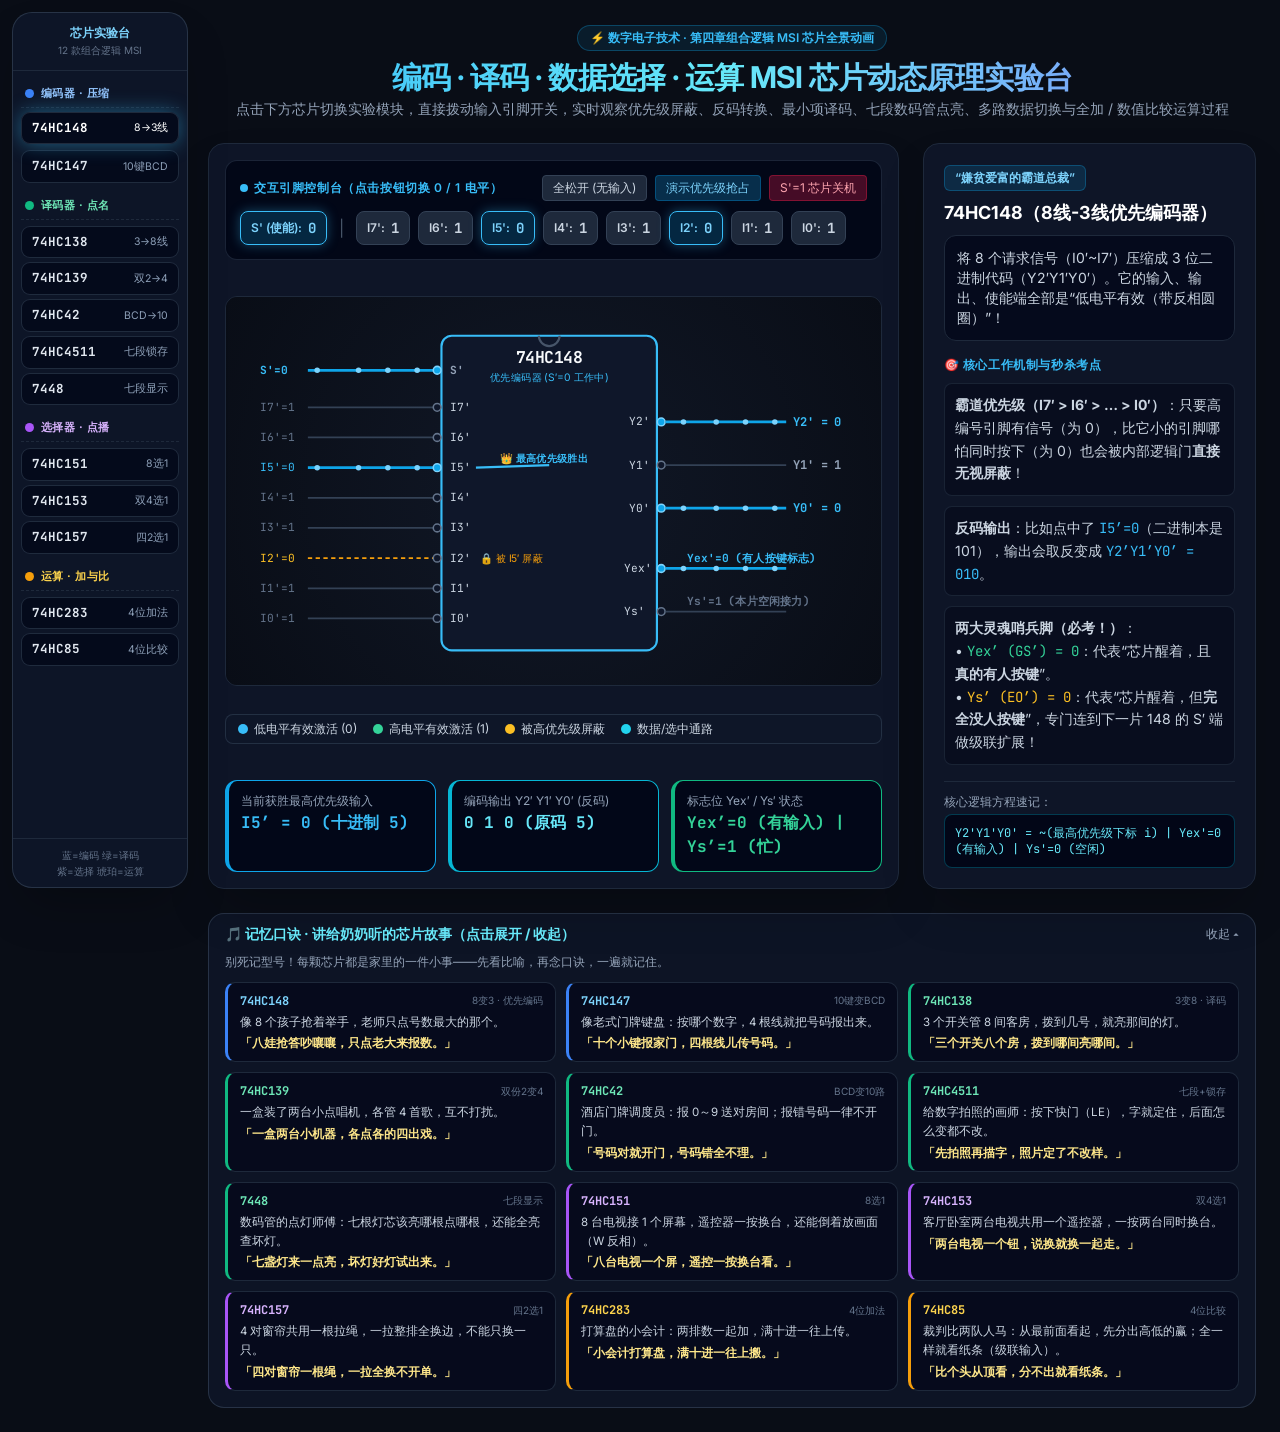
<file: animation/chip-lab.html>
<!DOCTYPE html>
<html lang="zh-CN">
<head>
  <meta charset="UTF-8">
  <meta name="viewport" content="width=device-width, initial-scale=1.0">
  <title>数电第四章：十二款核心组合逻辑芯片动态原理实验台</title>
  <link rel="preconnect" href="https://fonts.googleapis.com">
  <link rel="preconnect" href="https://fonts.gstatic.com" crossorigin>
  <link rel="stylesheet" href="https://fonts.googleapis.com/css2?family=Inter:wght@400;500;600;700&family=JetBrains+Mono:wght@400;600;700&display=swap">
  <style>
    body {
      font-family: 'Inter', -apple-system, BlinkMacSystemFont, sans-serif;
      background-color: #090d16;
      color: #f8fafc;
    }
    .mono {
      font-family: 'JetBrains Mono', monospace;
    }
    .chip-tab {
      transition: all 0.25s cubic-bezier(0.4, 0, 0.2, 1);
    }
    .chip-tab.active {
      background: linear-gradient(135deg, #0284c7, #2563eb);
      color: #ffffff;
      box-shadow: 0 0 20px rgba(56, 189, 248, 0.45);
      border-color: #38bdf8;
      transform: translateY(-2px);
    }
    .fam-card {
      background: rgba(15, 23, 42, 0.92);
      border: 1px solid #1e293b;
      border-radius: 16px;
      padding: 10px;
    }
    .fam-head {
      display: flex;
      align-items: center;
      gap: 7px;
      padding: 2px 4px 9px;
      border-bottom: 1px dashed #1e293b;
      margin-bottom: 9px;
    }
    .fam-dot { width: 9px; height: 9px; border-radius: 50%; flex: none; }
    .fam-title { font-size: 12px; font-weight: 700; letter-spacing: 0.04em; }
    .fam-tag {
      margin-left: auto;
      font-family: 'JetBrains Mono', monospace;
      font-size: 10px;
      padding: 1px 8px;
      border-radius: 9999px;
      background: #1e293b;
      color: #94a3b8;
    }
    #chipTabs .chip-tab {
      display: flex;
      align-items: center;
      justify-content: space-between;
      gap: 6px;
      width: 100%;
      text-align: left;
      padding: 6px 10px;
      border-radius: 9px;
      background: rgba(2, 6, 23, 0.7);
      border: 1px solid rgba(51, 65, 85, 0.6);
    }
    #chipTabs .chip-tab:hover { border-color: #64748b; transform: translateY(-1px); }
    #chipTabs .chip-tab .model {
      font-family: 'JetBrains Mono', monospace;
      font-weight: 700;
      font-size: 12.5px;
      color: #e2e8f0;
      white-space: nowrap;
    }
    #chipTabs .chip-tab .desc { font-size: 10.5px; color: #8ea0b8; text-align: right; }
    #chipTabs .chip-tab.active .model, #chipTabs .chip-tab.active .desc { color: #ffffff; }
    .rhyme-card {
      background: rgba(2, 6, 23, 0.65);
      border: 1px solid #1e293b;
      border-left-width: 3px;
      border-radius: 10px;
      padding: 10px 12px;
    }
    .pin-btn {
      transition: all 0.15s ease;
    }
    .pin-btn:active {
      transform: scale(0.93);
    }
    canvas {
      display: block;
      width: 100%;
      height: auto;
      background: radial-gradient(circle at center, #111827 0%, #090d16 100%);
    }
  </style>
  <style data-tailwind-static>
*,:after,:before{--tw-border-spacing-x:0;--tw-border-spacing-y:0;--tw-translate-x:0;--tw-translate-y:0;--tw-rotate:0;--tw-skew-x:0;--tw-skew-y:0;--tw-scale-x:1;--tw-scale-y:1;--tw-pan-x: ;--tw-pan-y: ;--tw-pinch-zoom: ;--tw-scroll-snap-strictness:proximity;--tw-gradient-from-position: ;--tw-gradient-via-position: ;--tw-gradient-to-position: ;--tw-ordinal: ;--tw-slashed-zero: ;--tw-numeric-figure: ;--tw-numeric-spacing: ;--tw-numeric-fraction: ;--tw-ring-inset: ;--tw-ring-offset-width:0px;--tw-ring-offset-color:#fff;--tw-ring-color:rgba(59,130,246,.5);--tw-ring-offset-shadow:0 0 #0000;--tw-ring-shadow:0 0 #0000;--tw-shadow:0 0 #0000;--tw-shadow-colored:0 0 #0000;--tw-blur: ;--tw-brightness: ;--tw-contrast: ;--tw-grayscale: ;--tw-hue-rotate: ;--tw-invert: ;--tw-saturate: ;--tw-sepia: ;--tw-drop-shadow: ;--tw-backdrop-blur: ;--tw-backdrop-brightness: ;--tw-backdrop-contrast: ;--tw-backdrop-grayscale: ;--tw-backdrop-hue-rotate: ;--tw-backdrop-invert: ;--tw-backdrop-opacity: ;--tw-backdrop-saturate: ;--tw-backdrop-sepia: ;--tw-contain-size: ;--tw-contain-layout: ;--tw-contain-paint: ;--tw-contain-style: }::backdrop{--tw-border-spacing-x:0;--tw-border-spacing-y:0;--tw-translate-x:0;--tw-translate-y:0;--tw-rotate:0;--tw-skew-x:0;--tw-skew-y:0;--tw-scale-x:1;--tw-scale-y:1;--tw-pan-x: ;--tw-pan-y: ;--tw-pinch-zoom: ;--tw-scroll-snap-strictness:proximity;--tw-gradient-from-position: ;--tw-gradient-via-position: ;--tw-gradient-to-position: ;--tw-ordinal: ;--tw-slashed-zero: ;--tw-numeric-figure: ;--tw-numeric-spacing: ;--tw-numeric-fraction: ;--tw-ring-inset: ;--tw-ring-offset-width:0px;--tw-ring-offset-color:#fff;--tw-ring-color:rgba(59,130,246,.5);--tw-ring-offset-shadow:0 0 #0000;--tw-ring-shadow:0 0 #0000;--tw-shadow:0 0 #0000;--tw-shadow-colored:0 0 #0000;--tw-blur: ;--tw-brightness: ;--tw-contrast: ;--tw-grayscale: ;--tw-hue-rotate: ;--tw-invert: ;--tw-saturate: ;--tw-sepia: ;--tw-drop-shadow: ;--tw-backdrop-blur: ;--tw-backdrop-brightness: ;--tw-backdrop-contrast: ;--tw-backdrop-grayscale: ;--tw-backdrop-hue-rotate: ;--tw-backdrop-invert: ;--tw-backdrop-opacity: ;--tw-backdrop-saturate: ;--tw-backdrop-sepia: ;--tw-contain-size: ;--tw-contain-layout: ;--tw-contain-paint: ;--tw-contain-style: }/*! tailwindcss v3.4.17 | MIT License | https://tailwindcss.com*/*,:after,:before{box-sizing:border-box;border:0 solid #e5e7eb}:after,:before{--tw-content:""}:host,html{line-height:1.5;-webkit-text-size-adjust:100%;-moz-tab-size:4;-o-tab-size:4;tab-size:4;font-family:ui-sans-serif,system-ui,sans-serif,Apple Color Emoji,Segoe UI Emoji,Segoe UI Symbol,Noto Color Emoji;font-feature-settings:normal;font-variation-settings:normal;-webkit-tap-highlight-color:transparent}body{margin:0;line-height:inherit}hr{height:0;color:inherit;border-top-width:1px}abbr:where([title]){-webkit-text-decoration:underline dotted;text-decoration:underline dotted}h1,h2,h3,h4,h5,h6{font-size:inherit;font-weight:inherit}a{color:inherit;text-decoration:inherit}b,strong{font-weight:bolder}code,kbd,pre,samp{font-family:ui-monospace,SFMono-Regular,Menlo,Monaco,Consolas,Liberation Mono,Courier New,monospace;font-feature-settings:normal;font-variation-settings:normal;font-size:1em}small{font-size:80%}sub,sup{font-size:75%;line-height:0;position:relative;vertical-align:baseline}sub{bottom:-.25em}sup{top:-.5em}table{text-indent:0;border-color:inherit;border-collapse:collapse}button,input,optgroup,select,textarea{font-family:inherit;font-feature-settings:inherit;font-variation-settings:inherit;font-size:100%;font-weight:inherit;line-height:inherit;letter-spacing:inherit;color:inherit;margin:0;padding:0}button,select{text-transform:none}button,input:where([type=button]),input:where([type=reset]),input:where([type=submit]){-webkit-appearance:button;background-color:transparent;background-image:none}:-moz-focusring{outline:auto}:-moz-ui-invalid{box-shadow:none}progress{vertical-align:baseline}::-webkit-inner-spin-button,::-webkit-outer-spin-button{height:auto}[type=search]{-webkit-appearance:textfield;outline-offset:-2px}::-webkit-search-decoration{-webkit-appearance:none}::-webkit-file-upload-button{-webkit-appearance:button;font:inherit}summary{display:list-item}blockquote,dd,dl,figure,h1,h2,h3,h4,h5,h6,hr,p,pre{margin:0}fieldset{margin:0}fieldset,legend{padding:0}menu,ol,ul{list-style:none;margin:0;padding:0}dialog{padding:0}textarea{resize:vertical}input::-moz-placeholder,textarea::-moz-placeholder{opacity:1;color:#9ca3af}input::placeholder,textarea::placeholder{opacity:1;color:#9ca3af}[role=button],button{cursor:pointer}:disabled{cursor:default}audio,canvas,embed,iframe,img,object,svg,video{display:block;vertical-align:middle}img,video{max-width:100%;height:auto}[hidden]:where(:not([hidden=until-found])){display:none}.fixed{position:fixed}.relative{position:relative}.bottom-3{bottom:.75rem}.left-3{left:.75rem}.top-3{top:.75rem}.z-40{z-index:40}.mx-1{margin-left:.25rem;margin-right:.25rem}.mx-auto{margin-left:auto;margin-right:auto}.mb-1{margin-bottom:.25rem}.mb-2{margin-bottom:.5rem}.mb-2\.5{margin-bottom:.625rem}.mb-3{margin-bottom:.75rem}.mb-4{margin-bottom:1rem}.mb-6{margin-bottom:1.5rem}.mt-0\.5{margin-top:.125rem}.mt-1{margin-top:.25rem}.mt-2{margin-top:.5rem}.mt-4{margin-top:1rem}.mt-6{margin-top:1.5rem}.block{display:block}.inline-block{display:inline-block}.flex{display:flex}.inline-flex{display:inline-flex}.grid{display:grid}.hidden{display:none}.h-2{height:.5rem}.h-2\.5{height:.625rem}.min-h-screen{min-height:100vh}.w-2{width:.5rem}.w-2\.5{width:.625rem}.w-44{width:11rem}.w-full{width:100%}.max-w-7xl{max-width:80rem}.flex-1{flex:1 1 0%}.transform{transform:translate(var(--tw-translate-x),var(--tw-translate-y)) rotate(var(--tw-rotate)) skewX(var(--tw-skew-x)) skewY(var(--tw-skew-y)) scaleX(var(--tw-scale-x)) scaleY(var(--tw-scale-y))}@keyframes pulse{50%{opacity:.5}}.animate-pulse{animation:pulse 2s cubic-bezier(.4,0,.6,1) infinite}.grid-cols-1{grid-template-columns:repeat(1,minmax(0,1fr))}.flex-col{flex-direction:column}.flex-wrap{flex-wrap:wrap}.items-center{align-items:center}.justify-between{justify-content:space-between}.gap-1{gap:.25rem}.gap-1\.5{gap:.375rem}.gap-2{gap:.5rem}.gap-2\.5{gap:.625rem}.gap-3{gap:.75rem}.gap-4{gap:1rem}.gap-6{gap:1.5rem}.gap-x-4{-moz-column-gap:1rem;column-gap:1rem}.gap-y-1{row-gap:.25rem}.space-y-2\.5>:not([hidden])~:not([hidden]){--tw-space-y-reverse:0;margin-top:calc(.625rem*(1 - var(--tw-space-y-reverse)));margin-bottom:calc(.625rem*var(--tw-space-y-reverse))}.space-y-3>:not([hidden])~:not([hidden]){--tw-space-y-reverse:0;margin-top:calc(.75rem*(1 - var(--tw-space-y-reverse)));margin-bottom:calc(.75rem*var(--tw-space-y-reverse))}.overflow-hidden{overflow:hidden}.overflow-y-auto{overflow-y:auto}.break-all{word-break:break-all}.rounded{border-radius:.25rem}.rounded-2xl{border-radius:1rem}.rounded-\[20px\]{border-radius:20px}.rounded-full{border-radius:9999px}.rounded-lg{border-radius:.5rem}.rounded-md{border-radius:.375rem}.rounded-xl{border-radius:.75rem}.border{border-width:1px}.border-b{border-bottom-width:1px}.border-l-4{border-left-width:4px}.border-t{border-top-width:1px}.border-amber-400{--tw-border-opacity:1;border-color:rgb(251 191 36/var(--tw-border-opacity,1))}.border-amber-500{--tw-border-opacity:1;border-color:rgb(245 158 11/var(--tw-border-opacity,1))}.border-amber-500\/40{border-color:rgba(245,158,11,.4)}.border-cyan-500{--tw-border-opacity:1;border-color:rgb(6 182 212/var(--tw-border-opacity,1))}.border-cyan-500\/30{border-color:rgba(6,182,212,.3)}.border-cyan-600\/40{border-color:rgba(8,145,178,.4)}.border-emerald-400{--tw-border-opacity:1;border-color:rgb(52 211 153/var(--tw-border-opacity,1))}.border-emerald-500{--tw-border-opacity:1;border-color:rgb(16 185 129/var(--tw-border-opacity,1))}.border-emerald-500\/40{border-color:rgba(16,185,129,.4)}.border-emerald-600\/40{border-color:rgba(5,150,105,.4)}.border-rose-400{--tw-border-opacity:1;border-color:rgb(251 113 133/var(--tw-border-opacity,1))}.border-rose-500{--tw-border-opacity:1;border-color:rgb(244 63 94/var(--tw-border-opacity,1))}.border-rose-500\/40{border-color:rgba(244,63,94,.4)}.border-rose-600\/40{border-color:rgba(225,29,72,.4)}.border-sky-400{--tw-border-opacity:1;border-color:rgb(56 189 248/var(--tw-border-opacity,1))}.border-sky-500{--tw-border-opacity:1;border-color:rgb(14 165 233/var(--tw-border-opacity,1))}.border-sky-500\/30{border-color:rgba(14,165,233,.3)}.border-sky-500\/40{border-color:rgba(14,165,233,.4)}.border-sky-600\/40{border-color:rgba(2,132,199,.4)}.border-slate-700{--tw-border-opacity:1;border-color:rgb(51 65 85/var(--tw-border-opacity,1))}.border-slate-700\/60{border-color:rgba(51,65,85,.6)}.border-slate-700\/70{border-color:rgba(51,65,85,.7)}.border-slate-800{--tw-border-opacity:1;border-color:rgb(30 41 59/var(--tw-border-opacity,1))}.border-slate-800\/80{border-color:rgba(30,41,59,.8)}.border-slate-800\/90{border-color:rgba(30,41,59,.9)}.bg-amber-400{--tw-bg-opacity:1;background-color:rgb(251 191 36/var(--tw-bg-opacity,1))}.bg-amber-500\/20{background-color:rgba(245,158,11,.2)}.bg-amber-900\/60{background-color:rgba(120,53,15,.6)}.bg-cyan-400{--tw-bg-opacity:1;background-color:rgb(34 211 238/var(--tw-bg-opacity,1))}.bg-cyan-900\/60{background-color:rgba(22,78,99,.6)}.bg-emerald-400{--tw-bg-opacity:1;background-color:rgb(52 211 153/var(--tw-bg-opacity,1))}.bg-emerald-500\/20{background-color:rgba(16,185,129,.2)}.bg-emerald-900\/50{background-color:rgba(6,78,59,.5)}.bg-emerald-900\/60{background-color:rgba(6,78,59,.6)}.bg-rose-500\/25{background-color:rgba(244,63,94,.25)}.bg-rose-900\/50{background-color:rgba(136,19,55,.5)}.bg-rose-900\/60{background-color:rgba(136,19,55,.6)}.bg-sky-400{--tw-bg-opacity:1;background-color:rgb(56 189 248/var(--tw-bg-opacity,1))}.bg-sky-500\/10{background-color:rgba(14,165,233,.1)}.bg-sky-500\/15{background-color:rgba(14,165,233,.15)}.bg-sky-500\/20{background-color:rgba(14,165,233,.2)}.bg-sky-900\/60{background-color:rgba(12,74,110,.6)}.bg-slate-800{--tw-bg-opacity:1;background-color:rgb(30 41 59/var(--tw-bg-opacity,1))}.bg-slate-900\/80{background-color:rgba(15,23,42,.8)}.bg-slate-900\/85{background-color:rgba(15,23,42,.85)}.bg-slate-900\/90{background-color:rgba(15,23,42,.9)}.bg-slate-950{--tw-bg-opacity:1;background-color:rgb(2 6 23/var(--tw-bg-opacity,1))}.bg-slate-950\/50{background-color:rgba(2,6,23,.5)}.bg-slate-950\/70{background-color:rgba(2,6,23,.7)}.bg-slate-950\/90{background-color:rgba(2,6,23,.9)}.bg-gradient-to-r{background-image:linear-gradient(to right,var(--tw-gradient-stops))}.from-sky-400{--tw-gradient-from:#38bdf8 var(--tw-gradient-from-position);--tw-gradient-to:rgba(56,189,248,0) var(--tw-gradient-to-position);--tw-gradient-stops:var(--tw-gradient-from),var(--tw-gradient-to)}.via-cyan-300{--tw-gradient-to:rgba(103,232,249,0) var(--tw-gradient-to-position);--tw-gradient-stops:var(--tw-gradient-from),#67e8f9 var(--tw-gradient-via-position),var(--tw-gradient-to)}.to-indigo-400{--tw-gradient-to:#818cf8 var(--tw-gradient-to-position)}.bg-clip-text{-webkit-background-clip:text;background-clip:text}.p-2\.5{padding:.625rem}.p-3{padding:.75rem}.p-3\.5{padding:.875rem}.p-4{padding:1rem}.p-5{padding:1.25rem}.px-2{padding-left:.5rem;padding-right:.5rem}.px-2\.5{padding-left:.625rem;padding-right:.625rem}.px-3{padding-left:.75rem;padding-right:.75rem}.px-4{padding-left:1rem;padding-right:1rem}.py-1{padding-top:.25rem;padding-bottom:.25rem}.py-1\.5{padding-top:.375rem;padding-bottom:.375rem}.py-2{padding-top:.5rem;padding-bottom:.5rem}.py-2\.5{padding-top:.625rem;padding-bottom:.625rem}.py-3{padding-top:.75rem;padding-bottom:.75rem}.pb-4{padding-bottom:1rem}.pl-\[11\.5rem\]{padding-left:11.5rem}.pt-3{padding-top:.75rem}.text-left{text-align:left}.text-center{text-align:center}.text-2xl{font-size:1.5rem;line-height:2rem}.text-\[10px\]{font-size:10px}.text-\[11\.5px\]{font-size:11.5px}.text-lg{font-size:1.125rem;line-height:1.75rem}.text-sm{font-size:.875rem;line-height:1.25rem}.text-xs{font-size:.75rem;line-height:1rem}.font-bold{font-weight:700}.font-semibold{font-weight:600}.uppercase{text-transform:uppercase}.leading-relaxed{line-height:1.625}.tracking-tight{letter-spacing:-.025em}.tracking-wider{letter-spacing:.05em}.text-amber-200{--tw-text-opacity:1;color:rgb(253 230 138/var(--tw-text-opacity,1))}.text-amber-300{--tw-text-opacity:1;color:rgb(252 211 77/var(--tw-text-opacity,1))}.text-amber-400{--tw-text-opacity:1;color:rgb(251 191 36/var(--tw-text-opacity,1))}.text-cyan-300{--tw-text-opacity:1;color:rgb(103 232 249/var(--tw-text-opacity,1))}.text-emerald-300{--tw-text-opacity:1;color:rgb(110 231 183/var(--tw-text-opacity,1))}.text-emerald-400{--tw-text-opacity:1;color:rgb(52 211 153/var(--tw-text-opacity,1))}.text-purple-300{--tw-text-opacity:1;color:rgb(216 180 254/var(--tw-text-opacity,1))}.text-rose-300{--tw-text-opacity:1;color:rgb(253 164 175/var(--tw-text-opacity,1))}.text-rose-400{--tw-text-opacity:1;color:rgb(251 113 133/var(--tw-text-opacity,1))}.text-sky-300{--tw-text-opacity:1;color:rgb(125 211 252/var(--tw-text-opacity,1))}.text-sky-400{--tw-text-opacity:1;color:rgb(56 189 248/var(--tw-text-opacity,1))}.text-slate-300{--tw-text-opacity:1;color:rgb(203 213 225/var(--tw-text-opacity,1))}.text-slate-400{--tw-text-opacity:1;color:rgb(148 163 184/var(--tw-text-opacity,1))}.text-slate-500{--tw-text-opacity:1;color:rgb(100 116 139/var(--tw-text-opacity,1))}.text-slate-600{--tw-text-opacity:1;color:rgb(71 85 105/var(--tw-text-opacity,1))}.text-transparent{color:transparent}.text-white{--tw-text-opacity:1;color:rgb(255 255 255/var(--tw-text-opacity,1))}.shadow-2xl{--tw-shadow:0 25px 50px -12px rgba(0,0,0,.25);--tw-shadow-colored:0 25px 50px -12px var(--tw-shadow-color);box-shadow:var(--tw-ring-offset-shadow,0 0 #0000),var(--tw-ring-shadow,0 0 #0000),var(--tw-shadow)}.shadow-\[0_0_12px_rgba\(244\2c 63\2c 94\2c 0\.35\)\]{--tw-shadow:0 0 12px rgba(244,63,94,.35);--tw-shadow-colored:0 0 12px var(--tw-shadow-color);box-shadow:var(--tw-ring-offset-shadow,0 0 #0000),var(--tw-ring-shadow,0 0 #0000),var(--tw-shadow)}.shadow-\[0_0_12px_rgba\(251\2c 191\2c 36\2c 0\.35\)\]{--tw-shadow:0 0 12px rgba(251,191,36,.35);--tw-shadow-colored:0 0 12px var(--tw-shadow-color);box-shadow:var(--tw-ring-offset-shadow,0 0 #0000),var(--tw-ring-shadow,0 0 #0000),var(--tw-shadow)}.shadow-\[0_0_12px_rgba\(52\2c 211\2c 153\2c 0\.35\)\]{--tw-shadow:0 0 12px rgba(52,211,153,.35);--tw-shadow-colored:0 0 12px var(--tw-shadow-color);box-shadow:var(--tw-ring-offset-shadow,0 0 #0000),var(--tw-ring-shadow,0 0 #0000),var(--tw-shadow)}.shadow-\[0_0_12px_rgba\(56\2c 189\2c 248\2c 0\.35\)\]{--tw-shadow:0 0 12px rgba(56,189,248,.35);--tw-shadow-colored:0 0 12px var(--tw-shadow-color);box-shadow:var(--tw-ring-offset-shadow,0 0 #0000),var(--tw-ring-shadow,0 0 #0000),var(--tw-shadow)}.backdrop-blur{--tw-backdrop-blur:blur(8px);-webkit-backdrop-filter:var(--tw-backdrop-blur) var(--tw-backdrop-brightness) var(--tw-backdrop-contrast) var(--tw-backdrop-grayscale) var(--tw-backdrop-hue-rotate) var(--tw-backdrop-invert) var(--tw-backdrop-opacity) var(--tw-backdrop-saturate) var(--tw-backdrop-sepia);backdrop-filter:var(--tw-backdrop-blur) var(--tw-backdrop-brightness) var(--tw-backdrop-contrast) var(--tw-backdrop-grayscale) var(--tw-backdrop-hue-rotate) var(--tw-backdrop-invert) var(--tw-backdrop-opacity) var(--tw-backdrop-saturate) var(--tw-backdrop-sepia)}.transition{transition-property:color,background-color,border-color,text-decoration-color,fill,stroke,opacity,box-shadow,transform,filter,-webkit-backdrop-filter;transition-property:color,background-color,border-color,text-decoration-color,fill,stroke,opacity,box-shadow,transform,filter,backdrop-filter;transition-property:color,background-color,border-color,text-decoration-color,fill,stroke,opacity,box-shadow,transform,filter,backdrop-filter,-webkit-backdrop-filter;transition-timing-function:cubic-bezier(.4,0,.2,1);transition-duration:.15s}.hover\:bg-amber-800\/80:hover{background-color:rgba(146,64,14,.8)}.hover\:bg-cyan-800\/80:hover{background-color:rgba(21,94,117,.8)}.hover\:bg-emerald-800\/70:hover{background-color:rgba(6,95,70,.7)}.hover\:bg-emerald-800\/80:hover{background-color:rgba(6,95,70,.8)}.hover\:bg-rose-800\/70:hover{background-color:rgba(159,18,57,.7)}.hover\:bg-rose-800\/80:hover{background-color:rgba(159,18,57,.8)}.hover\:bg-sky-800\/80:hover{background-color:rgba(7,89,133,.8)}.hover\:bg-slate-700:hover{--tw-bg-opacity:1;background-color:rgb(51 65 85/var(--tw-bg-opacity,1))}.hover\:bg-slate-800\/50:hover{background-color:rgba(30,41,59,.5)}@media (min-width:640px){.sm\:grid-cols-2{grid-template-columns:repeat(2,minmax(0,1fr))}.sm\:grid-cols-3{grid-template-columns:repeat(3,minmax(0,1fr))}.sm\:p-6{padding:1.5rem}.sm\:text-3xl{font-size:1.875rem;line-height:2.25rem}.sm\:text-base{font-size:1rem;line-height:1.5rem}.sm\:text-sm{font-size:.875rem;line-height:1.25rem}}@media (min-width:1024px){.lg\:col-span-4{grid-column:span 4/span 4}.lg\:col-span-8{grid-column:span 8/span 8}.lg\:grid-cols-12{grid-template-columns:repeat(12,minmax(0,1fr))}.lg\:grid-cols-3{grid-template-columns:repeat(3,minmax(0,1fr))}}
  </style>
</head>
<body class="min-h-screen p-3 sm:p-6">

  <!-- 左侧浮窗导航（简洁圆润） -->
  <aside class="fixed left-3 top-3 bottom-3 z-40 w-44 flex flex-col rounded-[20px] border border-slate-700/70 bg-slate-900/90 backdrop-blur shadow-2xl overflow-hidden">
    <div class="px-3 py-3 border-b border-slate-800">
      <div class="text-xs font-bold text-sky-300 text-center">芯片实验台</div>
      <div class="text-[10px] text-slate-500 text-center mt-0.5">12 款组合逻辑 MSI</div>
    </div>
    <nav class="flex-1 overflow-y-auto px-2 py-3 space-y-3" id="chipTabs">
      <div>
        <div class="fam-head" style="padding-bottom:5px;margin-bottom:6px"><span class="fam-dot" style="background:#3b82f6"></span><span class="fam-title" style="color:#93c5fd;font-size:11px">编码器 · 压缩</span></div>
        <div class="flex flex-col gap-1">
          <button onclick="selectChip('74HC148')" id="tab-74HC148" class="chip-tab"><span class="model">74HC148</span><span class="desc">8→3线</span></button>
          <button onclick="selectChip('74HC147')" id="tab-74HC147" class="chip-tab"><span class="model">74HC147</span><span class="desc">10键BCD</span></button>
        </div>
      </div>
      <div>
        <div class="fam-head" style="padding-bottom:5px;margin-bottom:6px"><span class="fam-dot" style="background:#10b981"></span><span class="fam-title" style="color:#6ee7b7;font-size:11px">译码器 · 点名</span></div>
        <div class="flex flex-col gap-1">
          <button onclick="selectChip('74HC138')" id="tab-74HC138" class="chip-tab"><span class="model">74HC138</span><span class="desc">3→8线</span></button>
          <button onclick="selectChip('74HC139')" id="tab-74HC139" class="chip-tab"><span class="model">74HC139</span><span class="desc">双2→4</span></button>
          <button onclick="selectChip('74HC42')" id="tab-74HC42" class="chip-tab"><span class="model">74HC42</span><span class="desc">BCD→10</span></button>
          <button onclick="selectChip('74HC4511')" id="tab-74HC4511" class="chip-tab"><span class="model">74HC4511</span><span class="desc">七段锁存</span></button>
          <button onclick="selectChip('7448')" id="tab-7448" class="chip-tab"><span class="model">7448</span><span class="desc">七段显示</span></button>
        </div>
      </div>
      <div>
        <div class="fam-head" style="padding-bottom:5px;margin-bottom:6px"><span class="fam-dot" style="background:#a855f7"></span><span class="fam-title" style="color:#d8b4fe;font-size:11px">选择器 · 点播</span></div>
        <div class="flex flex-col gap-1">
          <button onclick="selectChip('74HC151')" id="tab-74HC151" class="chip-tab"><span class="model">74HC151</span><span class="desc">8选1</span></button>
          <button onclick="selectChip('74HC153')" id="tab-74HC153" class="chip-tab"><span class="model">74HC153</span><span class="desc">双4选1</span></button>
          <button onclick="selectChip('74HC157')" id="tab-74HC157" class="chip-tab"><span class="model">74HC157</span><span class="desc">四2选1</span></button>
        </div>
      </div>
      <div>
        <div class="fam-head" style="padding-bottom:5px;margin-bottom:6px"><span class="fam-dot" style="background:#f59e0b"></span><span class="fam-title" style="color:#fcd34d;font-size:11px">运算 · 加与比</span></div>
        <div class="flex flex-col gap-1">
          <button onclick="selectChip('74HC283')" id="tab-74HC283" class="chip-tab"><span class="model">74HC283</span><span class="desc">4位加法</span></button>
          <button onclick="selectChip('74HC85')" id="tab-74HC85" class="chip-tab"><span class="model">74HC85</span><span class="desc">4位比较</span></button>
        </div>
      </div>
    </nav>
    <div class="px-2 py-2 border-t border-slate-800">
      <div class="text-[10px] text-slate-500 leading-relaxed text-center">蓝=编码 绿=译码<br>紫=选择 琥珀=运算</div>
    </div>
  </aside>

  <div class="max-w-7xl mx-auto pl-[11.5rem]">
    <!-- 顶部标题栏 -->
    <header class="text-center mb-6">
      <div class="inline-flex items-center gap-2 px-3 py-1 rounded-full bg-sky-500/10 border border-sky-500/30 text-sky-400 text-xs font-semibold mb-2">
        <span>⚡ 数字电子技术 · 第四章组合逻辑 MSI 芯片全景动画</span>
      </div>
      <h1 class="text-2xl sm:text-3xl font-bold tracking-tight bg-gradient-to-r from-sky-400 via-cyan-300 to-indigo-400 bg-clip-text text-transparent">
        编码 · 译码 · 数据选择 · 运算 MSI 芯片动态原理实验台
      </h1>
      <p class="text-slate-400 text-sm mt-1">
        点击下方芯片切换实验模块，直接拨动输入引脚开关，实时观察优先级屏蔽、反码转换、最小项译码、七段数码管点亮、多路数据切换与全加 / 数值比较运算过程
      </p>
    </header>

    <!-- 主工作台 -->
    <div class="grid grid-cols-1 lg:grid-cols-12 gap-6">
      <!-- 左侧：控制开关与动态画布 (占 8 列) -->
      <div class="lg:col-span-8 bg-slate-900/90 border border-slate-800 rounded-2xl p-4 shadow-2xl flex flex-col justify-between">
        <!-- 交互式输入开关面板 -->
        <div class="bg-slate-950/90 border border-slate-800/90 rounded-xl p-3.5 mb-4">
          <div class="flex flex-wrap items-center justify-between gap-2 mb-2.5">
            <span class="text-xs font-semibold uppercase tracking-wider text-sky-400 flex items-center gap-1.5">
              <span class="w-2 h-2 rounded-full bg-sky-400 animate-pulse"></span>
              交互引脚控制台（点击按钮切换 0 / 1 电平）
            </span>
            <div class="flex items-center gap-2" id="quickPresets"></div>
          </div>
          <div id="inputControls" class="flex flex-wrap gap-2 items-center"></div>
        </div>

        <!-- 动态电路仿真 Canvas -->
        <div class="relative rounded-xl overflow-hidden border border-slate-800 bg-slate-950">
          <canvas id="simCanvas" width="760" height="450"></canvas>
        </div>

        <!-- 图例说明（移出画布独立成行，避免遮挡画布底部引脚标注） -->
        <div class="mt-2 inline-flex flex-wrap gap-x-4 gap-y-1 bg-slate-900/85 px-3 py-1.5 rounded-lg border border-slate-700/60 text-xs text-slate-300">
          <span class="flex items-center gap-1.5"><i class="w-2.5 h-2.5 rounded-full bg-sky-400 inline-block"></i>低电平有效激活 (0)</span>
          <span class="flex items-center gap-1.5"><i class="w-2.5 h-2.5 rounded-full bg-emerald-400 inline-block"></i>高电平有效激活 (1)</span>
          <span class="flex items-center gap-1.5"><i class="w-2.5 h-2.5 rounded-full bg-amber-400 inline-block"></i>被高优先级屏蔽</span>
          <span class="flex items-center gap-1.5"><i class="w-2.5 h-2.5 rounded-full bg-cyan-400 inline-block"></i>数据/选中通路</span>
        </div>

        <!-- 实时真值状态反馈条 -->
        <div id="liveStatusBanner" class="mt-4 grid grid-cols-1 sm:grid-cols-3 gap-3"></div>
      </div>

      <!-- 右侧：深度原理剖析与考点秘籍面板 (占 4 列) -->
      <div class="lg:col-span-4 flex flex-col gap-4">
        <div id="theoryPanel" class="bg-slate-900/90 border border-slate-800 rounded-2xl p-5 shadow-2xl flex-1 flex flex-col justify-between">
          <!-- 动态注入原理说明 -->
        </div>
      </div>
    </div>

    <!-- 页面底部：生活化记忆口诀 -->
    <div class="mt-6 rounded-2xl border border-slate-700/70 bg-slate-900/80 overflow-hidden">
      <button onclick="toggleRhyme()" class="w-full flex items-center justify-between px-4 py-2.5 text-left hover:bg-slate-800/50 transition">
        <span class="text-sm font-bold text-cyan-300">🎵 记忆口诀 · 讲给奶奶听的芯片故事（点击展开 / 收起）</span>
        <span id="rhymeArrow" class="text-xs text-slate-400">收起 ▴</span>
      </button>
      <div id="rhymePanel" class="px-4 pb-4">
        <p class="text-xs text-slate-400 mb-3">别死记型号！每颗芯片都是家里的一件小事——先看比喻，再念口诀，一遍就记住。</p>
        <div class="grid grid-cols-1 sm:grid-cols-2 lg:grid-cols-3 gap-2.5">
          <div class="rhyme-card" style="border-left-color:#3b82f6">
            <div class="flex items-center justify-between mb-1"><span class="mono text-xs font-bold text-sky-300">74HC148</span><span class="text-[10px] text-slate-500">8变3 · 优先编码</span></div>
            <p class="text-[11.5px] text-slate-300 leading-relaxed mb-1">像 8 个孩子抢着举手，老师只点号数最大的那个。</p>
            <p class="text-xs font-semibold text-amber-200">「八娃抢答吵嚷嚷，只点老大来报数。」</p>
          </div>
          <div class="rhyme-card" style="border-left-color:#3b82f6">
            <div class="flex items-center justify-between mb-1"><span class="mono text-xs font-bold text-sky-300">74HC147</span><span class="text-[10px] text-slate-500">10键变BCD</span></div>
            <p class="text-[11.5px] text-slate-300 leading-relaxed mb-1">像老式门牌键盘：按哪个数字，4 根线就把号码报出来。</p>
            <p class="text-xs font-semibold text-amber-200">「十个小键报家门，四根线儿传号码。」</p>
          </div>
          <div class="rhyme-card" style="border-left-color:#10b981">
            <div class="flex items-center justify-between mb-1"><span class="mono text-xs font-bold text-emerald-300">74HC138</span><span class="text-[10px] text-slate-500">3变8 · 译码</span></div>
            <p class="text-[11.5px] text-slate-300 leading-relaxed mb-1">3 个开关管 8 间客房，拨到几号，就亮那间的灯。</p>
            <p class="text-xs font-semibold text-amber-200">「三个开关八个房，拨到哪间亮哪间。」</p>
          </div>
          <div class="rhyme-card" style="border-left-color:#10b981">
            <div class="flex items-center justify-between mb-1"><span class="mono text-xs font-bold text-emerald-300">74HC139</span><span class="text-[10px] text-slate-500">双份2变4</span></div>
            <p class="text-[11.5px] text-slate-300 leading-relaxed mb-1">一盒装了两台小点唱机，各管 4 首歌，互不打扰。</p>
            <p class="text-xs font-semibold text-amber-200">「一盒两台小机器，各点各的四出戏。」</p>
          </div>
          <div class="rhyme-card" style="border-left-color:#10b981">
            <div class="flex items-center justify-between mb-1"><span class="mono text-xs font-bold text-emerald-300">74HC42</span><span class="text-[10px] text-slate-500">BCD变10路</span></div>
            <p class="text-[11.5px] text-slate-300 leading-relaxed mb-1">酒店门牌调度员：报 0～9 送对房间；报错号码一律不开门。</p>
            <p class="text-xs font-semibold text-amber-200">「号码对就开门，号码错全不理。」</p>
          </div>
          <div class="rhyme-card" style="border-left-color:#10b981">
            <div class="flex items-center justify-between mb-1"><span class="mono text-xs font-bold text-emerald-300">74HC4511</span><span class="text-[10px] text-slate-500">七段+锁存</span></div>
            <p class="text-[11.5px] text-slate-300 leading-relaxed mb-1">给数字拍照的画师：按下快门（LE），字就定住，后面怎么变都不改。</p>
            <p class="text-xs font-semibold text-amber-200">「先拍照再描字，照片定了不改样。」</p>
          </div>
          <div class="rhyme-card" style="border-left-color:#10b981">
            <div class="flex items-center justify-between mb-1"><span class="mono text-xs font-bold text-emerald-300">7448</span><span class="text-[10px] text-slate-500">七段显示</span></div>
            <p class="text-[11.5px] text-slate-300 leading-relaxed mb-1">数码管的点灯师傅：七根灯芯该亮哪根点哪根，还能全亮查坏灯。</p>
            <p class="text-xs font-semibold text-amber-200">「七盏灯来一点亮，坏灯好灯试出来。」</p>
          </div>
          <div class="rhyme-card" style="border-left-color:#a855f7">
            <div class="flex items-center justify-between mb-1"><span class="mono text-xs font-bold text-purple-300">74HC151</span><span class="text-[10px] text-slate-500">8选1</span></div>
            <p class="text-[11.5px] text-slate-300 leading-relaxed mb-1">8 台电视接 1 个屏幕，遥控器一按换台，还能倒着放画面（W 反相）。</p>
            <p class="text-xs font-semibold text-amber-200">「八台电视一个屏，遥控一按换台看。」</p>
          </div>
          <div class="rhyme-card" style="border-left-color:#a855f7">
            <div class="flex items-center justify-between mb-1"><span class="mono text-xs font-bold text-purple-300">74HC153</span><span class="text-[10px] text-slate-500">双4选1</span></div>
            <p class="text-[11.5px] text-slate-300 leading-relaxed mb-1">客厅卧室两台电视共用一个遥控器，一按两台同时换台。</p>
            <p class="text-xs font-semibold text-amber-200">「两台电视一个钮，说换就换一起走。」</p>
          </div>
          <div class="rhyme-card" style="border-left-color:#a855f7">
            <div class="flex items-center justify-between mb-1"><span class="mono text-xs font-bold text-purple-300">74HC157</span><span class="text-[10px] text-slate-500">四2选1</span></div>
            <p class="text-[11.5px] text-slate-300 leading-relaxed mb-1">4 对窗帘共用一根拉绳，一拉整排全换边，不能只换一只。</p>
            <p class="text-xs font-semibold text-amber-200">「四对窗帘一根绳，一拉全换不开单。」</p>
          </div>
          <div class="rhyme-card" style="border-left-color:#f59e0b">
            <div class="flex items-center justify-between mb-1"><span class="mono text-xs font-bold text-amber-300">74HC283</span><span class="text-[10px] text-slate-500">4位加法</span></div>
            <p class="text-[11.5px] text-slate-300 leading-relaxed mb-1">打算盘的小会计：两排数一起加，满十进一往上传。</p>
            <p class="text-xs font-semibold text-amber-200">「小会计打算盘，满十进一往上搬。」</p>
          </div>
          <div class="rhyme-card" style="border-left-color:#f59e0b">
            <div class="flex items-center justify-between mb-1"><span class="mono text-xs font-bold text-amber-300">74HC85</span><span class="text-[10px] text-slate-500">4位比较</span></div>
            <p class="text-[11.5px] text-slate-300 leading-relaxed mb-1">裁判比两队人马：从最前面看起，先分出高低的赢；全一样就看纸条（级联输入）。</p>
            <p class="text-xs font-semibold text-amber-200">「比个头从顶看，分不出就看纸条。」</p>
          </div>
        </div>
      </div>
    </div>
  </div>

  <script>
    // 当前选中的芯片型号
    let currentChip = '74HC148';
    let animPhase = 0;

    // 各芯片的独立引脚状态存储
    const chipStates = {
      '74HC148': {
        S_bar: 0, // 低有效使能端，0=工作，1=禁止
        I_bar: [1, 1, 0, 1, 1, 0, 1, 1] // I0'~I7'，默认同时按下 I2'=0 和 I5'=0 演示优先级
      },
      '74HC147': {
        // I1'~I9' 共9个输入（I0隐含在全1状态中），索引 1~9
        I_bar: [1, 1, 1, 0, 1, 1, 1, 0, 1, 1] // 默认 I3'=0 和 I7'=0 同时按下
      },
      '74HC138': {
        S1: 1,
        S2_bar: 0,
        S3_bar: 0,
        A2: 1,
        A1: 0,
        A0: 1 // 默认输入 101 (5号)
      },
      '74HC42': {
        A3: 0,
        A2: 1,
        A1: 1,
        A0: 0 // 默认输入 0110 (6号)，可测试 >9 的伪码拒绝特性
      },
      '7448': {
        LT_bar: 1, // 灯测试，0=全亮8
        BI_RBO_bar: 1, // 灭灯端，0=全灭
        RBI_bar: 1, // 灭零输入，0=当输入0000时熄灭
        A3: 0,
        A2: 1,
        A1: 0,
        A0: 1 // 默认显示数字 5 (0101)
      },
      '74HC139': {
        // 两个完全独立的半片译码器
        halves: [
          { G_bar: 0, A1: 1, A0: 0 }, // 半片1：默认译码 2 号
          { G_bar: 0, A1: 0, A0: 1 }  // 半片2：默认译码 1 号
        ]
      },
      '74HC4511': {
        LT_bar: 1, // 试灯，0=全亮8（优先级最高）
        BL_bar: 1, // 灭灯，0=强制全灭
        LE: 0,     // 锁存使能，1=冻结输出（高电平有效！）
        A3: 0, A2: 1, A1: 0, A0: 1, // 默认输入 5
        latchedNum: 5 // LE 置 1 时刻锁存的值
      },
      '74HC151': {
        D: [1, 0, 1, 0, 0, 1, 0, 1], // D0~D7 八路数据
        C: 1, B: 0, A: 1, // 地址 CBA=101，选中 D5
        E_bar: 0 // 低有效使能
      },
      '74HC153': {
        B: 1, A: 0,       // 共享地址 BA=10，选中 2 号通道
        G1_bar: 0,        // 上半片使能（低有效）
        G2_bar: 0,        // 下半片使能（低有效）
        D1: [1, 0, 1, 0], // 1C0~1C3
        D2: [0, 1, 1, 0]  // 2C0~2C3
      },
      '74HC157': {
        S: 1,        // 选择端：0→A组，1→B组
        G_bar: 0,    // 低有效使能
        A: [1, 0, 1, 0], // 1A~4A（S=0 时选通）
        B: [0, 1, 0, 1]  // 1B~4B（S=1 时选通）
      },
      '74HC283': {
        A: [1, 0, 0, 1], // A0~A3 = 1001 (9)
        B: [1, 1, 1, 0], // B0~B3 = 0111 (7)
        Cin: 0           // 低位进位输入
      },
      '74HC85': {
        A: [1, 0, 1, 1], // A0~A3 = 1101 (13)
        B: [1, 0, 0, 1], // B0~B3 = 1001 (9)
        gtIn: 0, eqIn: 1, ltIn: 0 // 级联输入（单片使用应 A=B in=1）
      }
    };

    // 五款芯片的详细原理与考点知识库
    const chipDocs = {
      '74HC148': {
        name: '74HC148（8线-3线优先编码器）',
        nickname: '“嫌贫爱富的霸道总裁”',
        summary: '将 8 个请求信号（I0′~I7′）压缩成 3 位二进制代码（Y2′Y1′Y0′）。它的输入、输出、使能端全部是“低电平有效（带反相圆圈）”！',
        rules: [
          '<strong>霸道优先级（I7′ > I6′ > … > I0′）</strong>：只要高编号引脚有信号（为 0），比它小的引脚哪怕同时按下（为 0）也会被内部逻辑门<strong>直接无视屏蔽</strong>！',
          '<strong>反码输出</strong>：比如点中了 <span class="mono text-sky-400">I5′=0</span>（二进制本是 101），输出会取反变成 <span class="mono text-sky-400">Y2′Y1′Y0′ = 010</span>。',
          '<strong>两大灵魂哨兵脚（必考！）</strong>：<br>• <span class="mono text-emerald-400">Yex′ (GS′) = 0</span>：代表“芯片醒着，且<strong>真的有人按键</strong>”。<br>• <span class="mono text-amber-400">Ys′ (EO′) = 0</span>：代表“芯片醒着，但<strong>完全没人按键</strong>”，专门连到下一片 148 的 S′ 端做级联扩展！'
        ],
        formula: "Y2'Y1'Y0' = ~(最高优先级下标 i) | Yex'=0 (有输入) | Ys'=0 (空闲)"
      },
      '74HC147': {
        name: '74HC147（10线-4线 BCD 优先编码器）',
        nickname: '“无开关的十进制键盘翻译官”',
        summary: '专门把键盘上的十进制按键（1~9）翻译成 4 位 8421 BCD 码的反码。注意它全身上下没有使能端（随时待命），而且没有 I0′ 引脚！',
        rules: [
          '<strong>为什么只有 9 根输入线（I1′~I9′）？</strong>：因为当 I1′~I9′ 全部为 1（没有任何键按下）时，输出正好是 <span class="mono text-sky-400">1111</span>（即 0000 的反码），天然代表数字 0！',
          '<strong>优先级顺序</strong>：<span class="mono text-sky-400">I9′ > I8′ > … > I1′</span>。同样是低电平 0 代表按下，只认最大的老大哥。',
          '<strong>反码输出</strong>：例如按下 7 号键（<span class="mono text-sky-400">I7′=0</span>），7 的 8421 码是 0111，芯片输出它的反码 <span class="mono text-sky-400">Y3′Y2′Y1′Y0′ = 1000</span>。'
        ],
        formula: "输入 I9'~I1' (低有效) ➔ 输出 4位 8421 BCD 反码 Y3'Y2'Y1'Y0'"
      },
      '74HC138': {
        name: '74HC138（3线-8线二进制译码器）',
        nickname: '“指哪打哪的最小项点名器”',
        summary: '编码器的逆过程！左边输入 3 位二进制地址（A2 A1 A0），右边 8 个房间（Y0′~Y7′）里对应编号的那一个变成 0（低电平选中），其余 7 个全保持 1。',
        rules: [
          '<strong>开机三条件（缺一不可）</strong>：必须满足 <span class="mono text-emerald-400">S1 = 1</span> 且 <span class="mono text-sky-400">S2′ = 0、S3′ = 0</span> 芯片才干活；否则全部输出锁死为 1。',
          '<strong>最小项发生器</strong>：第 i 个输出脚就是第 i 个最小项的反码 <span class="mono text-sky-400">Yi′ = mi′</span>。',
          '<strong>万能大题秒杀公式</strong>：考试让你实现 <span class="mono">F = ∑m(1,3,5)</span>，直接把 <span class="mono text-sky-400">Y1′, Y3′, Y5′</span> 拉进一个<strong>与非门</strong>，出来就是 F！'
        ],
        formula: "Yi' = ~mi (当 S1=1, S2'=0, S3'=0) | 配合与非门可生成任意逻辑函数"
      },
      '74HC42': {
        name: '74HC42（4线-10线二-十进制译码器）',
        nickname: '“自带防伪安检的十进制点名器”',
        summary: '接收 4 位 8421 BCD 码（A3 A2 A1 A0），在 10 个输出端（Y0′~Y9′）中点名对应的一路输出 0。它没有专门的使能端，但自带“伪码拒绝”特技！',
        rules: [
          '<strong>0~9 正常点名</strong>：当输入 <span class="mono text-sky-400">0000 ~ 1001</span>（0~9）时，对应的 <span class="mono text-sky-400">Y0′ ~ Y9′</span> 唯一变成低电平 0。',
          '<strong>10~15 伪码全面拒收（核心考点！）</strong>：当输入 <span class="mono text-rose-400">1010 ~ 1111</span>（十进制 10~15，不属于合法 BCD 码）时，芯片自动识别为非法伪码，<strong>Y0′~Y9′ 全部输出高电平 1（全都不选中）</strong>！',
          '<strong>隐藏玩法</strong>：把最高位 A3 当作使能端用，就能把 74HC42 当成带使能的 3线-8线译码器！'
        ],
        formula: "0 ≤ A3A2A1A0 ≤ 9 时 Yk'=0；10 ≤ 输入 ≤ 15 时 Y0'~Y9' 全为 1 (伪码拒绝)"
      },
      '7448': {
        name: '7448（BCD - 七段数码管显示译码器）',
        nickname: '“让冷冰冰的 01 代码点亮数字的魔术师”',
        summary: '把 4 位 8421 BCD 码（A3 A2 A1 A0）转换成驱动七段共阴极数码管的 7 路高电平有效笔段信号（Ya ~ Yg），并配备强大的试灯、灭灯和消隐控制端。',
        rules: [
          '<strong>高电平有效驱动（共阴极）</strong>：7448 输出 <span class="mono text-emerald-400">Ya~Yg 为 1 时点亮灯段</span>，数码管公共端必须接地（GND）。',
          '<strong>三大控制端优先级（必背！）</strong>：<br>1️⃣ <span class="mono text-rose-400">BI′/RBO′ = 0（灭灯老大）</span>：不管其他脚是啥，数码管<strong>强制全灭</strong>！<br>2️⃣ <span class="mono text-amber-400">LT′ = 0（试灯老二，需 BI′=1）</span>：无视输入代码，<strong>7 段全亮显示“8”</strong>，用来检查有没有坏灯！<br>3️⃣ <span class="mono text-sky-400">RBI′ = 0（动态灭零老三）</span>：只有当输入恰好是 <span class="mono">0000</span> 时，自动把数码管熄灭（比如把“005.2”高位的无效零熄灭变成“  5.2”）；若输入是 1~9 则正常显示！'
        ],
        formula: "优先级：灭灯 BI'=0 (全灭) > 试灯 LT'=0 (全亮8) > 灭零 RBI'=0 & 输入0000 (消隐)"
      },
      '74HC139': {
        name: '74HC139（双2线-4线译码器）',
        nickname: '"一芯两用的双子星译码器"',
        summary: '一片芯片内部集成两个完全独立、各自带使能端的 2线-4线译码器，相当于两片"迷你138"。每半边输入 2 位地址，4 路低电平有效输出中选中的一路变 0。',
        rules: [
          '<strong>双半片彻底独立</strong>：半片1（1G′、1A1、1A0、1Y0′~1Y3′）与半片2（2G′、2A1…）互不干扰，可以一个做译码、另一个做数据分配器同时干活！',
          '<strong>使能即"总闸"</strong>：某半片的 G′=1 时，该半片 4 路输出全部锁死为 1；G′=0 才按地址正常点名。',
          '<strong>经典扩展玩法（必考）</strong>：把高位地址接半片1的 G′、取反后接半片2的 G′，两个半片输出并联（线与），立刻扩展成 3线-8线译码器！'
        ],
        formula: "Yi' = ~(mi · G)（每半片独立：G'=0 使能，G'=1 该半片全输出 1）"
      },
      '74HC4511': {
        name: '74HC4511（BCD-七段锁存/译码/驱动器）',
        nickname: '"带记忆功能的数码管管家"',
        summary: '在译码功能之外多了"锁存"（LE）与"灭灯"（BL′）能力，输出高电平有效，直接驱动共阴极数码管。输入 10~15 伪码时自动消隐（全灭）。',
        rules: [
          '<strong>控制端优先级（必背！）</strong>：LT′=0 试灯全亮"8" ＞ BL′=0 强制灭灯 ＞ LE=1 锁存（输出冻结在锁存时刻的数据，改输入也不理）＞ 正常译码。',
          '<strong>锁存精髓（LE，高电平有效！）</strong>：LE=0 时输出实时跟随输入变化；LE 置 1 的瞬间数据被"拍照存档"，之后随便翻动输入，数码管纹丝不动！',
          '<strong>与 7448 的区别（高频考点）</strong>：输入 1010~1111 时，7448 会显示特殊符号，而 4511 直接伪码消隐全黑——两者这一点必须分清！'
        ],
        formula: "LT'=0 全亮8 > BL'=0 全灭 > LE=1 锁存保持 > 0~9 正常译码；10~15 伪码消隐"
      },
      '74HC151': {
        name: '74HC151（8选1数据选择器）',
        nickname: '"8进1出的旋转波段开关"',
        summary: '根据 3 位地址 CBA 从 D0~D7 八路数据中"点播"一路送到输出 Y，同时给出互补反相输出 W（永远等于 Y 的反），地址接计数器可自动轮巡 8 路。',
        rules: [
          '<strong>点播逻辑</strong>：CBA=101 就是选 D5，且 <span class="mono text-sky-400">Y = D5、W = D5反</span>——Y 与 W 永远互补，做逻辑运算直接省一个非门！',
          '<strong>使能端 E′</strong>：E′=1 芯片"哑火"，Y 恒为 0、W 恒为 1（注意 151 是图腾柱输出，禁止态是 0 而不是高阻）。',
          '<strong>万能函数发生器（必考大题）</strong>：把 D0~D7 按真值表接 0/1，地址接变量 A2A1A0，一片 151 就能实现任意 3 变量逻辑函数！'
        ],
        formula: "Y = D(CBA)（E'=0 时）；W = Y′；E'=1 时 Y=0、W=1"
      },
      '74HC153': {
        name: '74HC153（双4选1数据选择器）',
        nickname: '"共享频道旋钮的双路点播台"',
        summary: '一片芯片集成两个 4选1 选择器：数据输入各自独立（1C0~1C3 / 2C0~2C3），但地址端 BA 由两路共享，一个旋钮同时给两路换台。',
        rules: [
          '<strong>地址共享、数据独立</strong>：BA=10 时，1Y 输出 1C2、2Y 输出 2C2——两路永远选中"同一编号"的频道，天然适合两位 BCD 同步选通！',
          '<strong>使能各自为政</strong>：1G′、2G′ 独立控制，某路 G′=1 该路输出锁死为 0，另一路照常工作。',
          '<strong>扩展玩法</strong>：把使能端当第 3 个变量输入可实现 3 变量函数；两半片输出经组合还能拼出 8选1（高位地址区分上下半区）！'
        ],
        formula: "1Y = 1C(BA)（1G'=0）；2Y = 2C(BA)（2G'=0）；地址 BA 两路共享"
      },
      '74HC157': {
        name: '74HC157（四2选1数据选择器）',
        nickname: '"四联同步拨动开关"',
        summary: '内部 4 个 2选1 选择器打包：共享选择端 S 与使能 G′，S 拨到哪边，四路数据就整体同步切换，是 4 位总线二选一的标配芯片。',
        rules: [
          '<strong>总线级整体切换</strong>：S=0 时 4 路 Y 全部输出 A 组（1A~4A）；S=1 时整体切到 B 组——不是各选各的，是"一刀切"！',
          '<strong>无反相输出</strong>：Y = 选中的那一路原样输出（不像 151 还有 W 反相端）；G′=1 时四路 Y 全部强制为 0。',
          '<strong>经典应用</strong>：两套 4 位数据显示切换、寄存器数据通路选择；配合取反可拼出完整的多位二选一数据链路。'
        ],
        formula: "Yi = S ? Bi : Ai（G'=0 时）；G'=1 时 Yi 全为 0；S 四路共享"
      },
      '74HC283': {
        name: '74HC283（4位超前进位全加器）',
        nickname: '"带快速进位通道的算术引擎"',
        summary: '一次完成两组 4 位二进制数 A3~A0 与 B3~B0 的加法（含低位进位 Cin），输出 4 位和 S3~S0 与向高位的进位 Cout，多片级联可扩到 8 位、16 位。',
        rules: [
          '<strong>逐位竖式加法</strong>：每位满足 <span class="mono text-sky-400">Si = Ai ⊕ Bi ⊕ Ci</span>，进位 <span class="mono text-sky-400">Ci+1 = AiBi + Ci(Ai⊕Bi)</span>，和手工竖式完全一致！',
          '<strong>Cout 的两种含义（必考）</strong>：无符号加法里 Cout=1 表示"和超过 15 溢出"；补码带符号运算里 Cout 直接丢弃，用双高位符号位判溢出。',
          '<strong>减法彩蛋</strong>：B 输入逐位接反相器 + Cin=1，同一片芯片立刻变 4 位减法器（A + B反 + 1 = A − B）！'
        ],
        formula: "Si = Ai ⊕ Bi ⊕ Ci；C(i+1) = AiBi + Ci(Ai ⊕ Bi)；Cout 即 C4"
      },
      '74HC85': {
        name: '74HC85（4位数值比较器）',
        nickname: '"从高位逐位掰手腕的裁判"',
        summary: '比较两组 4 位二进制数 A 与 B 的大小，三个输出端（A>B、A=B、A<B）有且只有一个为 1；还带三个级联输入端，可多片串联扩展成 8 位、12 位比较器。',
        rules: [
          '<strong>高位说了算</strong>：从最高位 A3 vs B3 开始比，谁先出现"1 大 0 小"立刻分胜负，低位再大也翻不了盘——和比较十进制数一个道理！',
          '<strong>四位全平看级联（易错！）</strong>：A3~A0 完全相等时，结果直接"抄"级联输入，所以单片使用必须给 A=B in 接 1、其余接 0！',
          '<strong>级联扩展（必考）</strong>：低位片的三个输出接高位片的三个级联输入——低位先定输赢，全平时才轮到高位片拍板。'
        ],
        formula: "从 A3B3 逐位向低位比较；四位全相等时，输出 = 级联输入状态"
      }
    };

    function selectChip(chipId) {
      currentChip = chipId;
      document.querySelectorAll('.chip-tab').forEach(btn => {
        btn.classList.toggle('active', btn.id === `tab-${chipId}`);
      });
      renderControls();
      renderTheoryPanel();
    }

    // 折叠/展开生活化记忆口诀面板
    function toggleRhyme() {
      const panel = document.getElementById('rhymePanel');
      const arrow = document.getElementById('rhymeArrow');
      panel.classList.toggle('hidden');
      arrow.textContent = panel.classList.contains('hidden') ? '展开 ▾' : '收起 ▴';
    }

    function renderTheoryPanel() {
      const doc = chipDocs[currentChip];
      const panel = document.getElementById('theoryPanel');
      panel.innerHTML = `
        <div>
          <div class="inline-block px-2.5 py-1 rounded-md bg-sky-500/15 border border-sky-500/30 text-sky-300 text-xs font-semibold mb-2">
            ${doc.nickname}
          </div>
          <h2 class="text-lg font-bold text-white mb-2">${doc.name}</h2>
          <p class="text-slate-300 text-xs sm:text-sm leading-relaxed mb-4 bg-slate-950/70 p-3 rounded-xl border border-slate-800">
            ${doc.summary}
          </p>
          <h3 class="text-xs font-bold uppercase tracking-wider text-sky-400 mb-2.5 flex items-center gap-1.5">
            <span>🎯 核心工作机制与秒杀考点</span>
          </h3>
          <ul class="space-y-2.5 text-xs sm:text-sm text-slate-300">
            ${doc.rules.map(r => `<li class="bg-slate-950/50 p-2.5 rounded-lg border border-slate-800/80 leading-relaxed">${r}</li>`).join('')}
          </ul>
        </div>
        <div class="mt-4 pt-3 border-t border-slate-800">
          <div class="text-xs text-slate-400 mb-1">核心逻辑方程速记：</div>
          <div class="mono text-xs bg-slate-950 text-cyan-300 p-2.5 rounded-lg border border-cyan-500/30 break-all">
            ${doc.formula}
          </div>
        </div>
      `;
    }

    function renderControls() {
      const ctrlBox = document.getElementById('inputControls');
      const presetBox = document.getElementById('quickPresets');
      ctrlBox.innerHTML = '';
      presetBox.innerHTML = '';

      if (currentChip === '74HC148') {
        const st = chipStates['74HC148'];
        // 使能端按钮
        ctrlBox.innerHTML += createPinButton("S' (使能)", st.S_bar, "toggle148('S')", st.S_bar === 0 ? 'low-active' : 'off');
        ctrlBox.innerHTML += `<span class="text-slate-600 mx-1">|</span>`;
        // I7' 到 I0' 从高优先级到低优先级排列
        for (let i = 7; i >= 0; i--) {
          ctrlBox.innerHTML += createPinButton(`I${i}'`, st.I_bar[i], `toggle148(${i})`, st.I_bar[i] === 0 ? 'low-active' : 'off');
        }
        presetBox.innerHTML = `
          <button onclick="preset148('none')" class="text-xs px-2.5 py-1 rounded bg-slate-800 hover:bg-slate-700 text-slate-300 border border-slate-700">全松开 (无输入)</button>
          <button onclick="preset148('compete')" class="text-xs px-2.5 py-1 rounded bg-sky-900/60 hover:bg-sky-800/80 text-sky-300 border border-sky-600/40">演示优先级抢占</button>
          <button onclick="preset148('disable')" class="text-xs px-2.5 py-1 rounded bg-rose-900/50 hover:bg-rose-800/70 text-rose-300 border border-rose-600/40">S'=1 芯片关机</button>
        `;
      } else if (currentChip === '74HC147') {
        const st = chipStates['74HC147'];
        for (let i = 9; i >= 1; i--) {
          ctrlBox.innerHTML += createPinButton(`I${i}'`, st.I_bar[i], `toggle147(${i})`, st.I_bar[i] === 0 ? 'low-active' : 'off');
        }
        presetBox.innerHTML = `
          <button onclick="preset147('zero')" class="text-xs px-2.5 py-1 rounded bg-slate-800 hover:bg-slate-700 text-slate-300 border border-slate-700">全松开 (隐含数字0)</button>
          <button onclick="preset147('compete')" class="text-xs px-2.5 py-1 rounded bg-sky-900/60 hover:bg-sky-800/80 text-sky-300 border border-sky-600/40">I8' 与 I2' 同时按</button>
        `;
      } else if (currentChip === '74HC138') {
        const st = chipStates['74HC138'];
        ctrlBox.innerHTML += createPinButton("S1", st.S1, "toggleKey('74HC138','S1')", st.S1 === 1 ? 'high-active' : 'off');
        ctrlBox.innerHTML += createPinButton("S2'", st.S2_bar, "toggleKey('74HC138','S2_bar')", st.S2_bar === 0 ? 'low-active' : 'off');
        ctrlBox.innerHTML += createPinButton("S3'", st.S3_bar, "toggleKey('74HC138','S3_bar')", st.S3_bar === 0 ? 'low-active' : 'off');
        ctrlBox.innerHTML += `<span class="text-slate-600 mx-1">|</span>`;
        ctrlBox.innerHTML += createPinButton("A2 (高位)", st.A2, "toggleKey('74HC138','A2')", st.A2 === 1 ? 'high-active' : 'off');
        ctrlBox.innerHTML += createPinButton("A1", st.A1, "toggleKey('74HC138','A1')", st.A1 === 1 ? 'high-active' : 'off');
        ctrlBox.innerHTML += createPinButton("A0 (低位)", st.A0, "toggleKey('74HC138','A0')", st.A0 === 1 ? 'high-active' : 'off');
        presetBox.innerHTML = `
          <button onclick="preset138(1)" class="text-xs px-2.5 py-1 rounded bg-emerald-900/50 hover:bg-emerald-800/70 text-emerald-300 border border-emerald-600/40">正常使能开启</button>
          <button onclick="preset138(0)" class="text-xs px-2.5 py-1 rounded bg-rose-900/50 hover:bg-rose-800/70 text-rose-300 border border-rose-600/40">破坏使能 (芯片锁死)</button>
        `;
      } else if (currentChip === '74HC42') {
        const st = chipStates['74HC42'];
        ctrlBox.innerHTML += createPinButton("A3 (8)", st.A3, "toggleKey('74HC42','A3')", st.A3 === 1 ? 'high-active' : 'off');
        ctrlBox.innerHTML += createPinButton("A2 (4)", st.A2, "toggleKey('74HC42','A2')", st.A2 === 1 ? 'high-active' : 'off');
        ctrlBox.innerHTML += createPinButton("A1 (2)", st.A1, "toggleKey('74HC42','A1')", st.A1 === 1 ? 'high-active' : 'off');
        ctrlBox.innerHTML += createPinButton("A0 (1)", st.A0, "toggleKey('74HC42','A0')", st.A0 === 1 ? 'high-active' : 'off');
        presetBox.innerHTML = `
          <button onclick="preset42(5)" class="text-xs px-2.5 py-1 rounded bg-sky-900/60 hover:bg-sky-800/80 text-sky-300 border border-sky-600/40">合法BCD码 (0101=5)</button>
          <button onclick="preset42(13)" class="text-xs px-2.5 py-1 rounded bg-rose-900/60 hover:bg-rose-800/80 text-rose-300 border border-rose-600/40">输入伪码 (1101=13 拒收!)</button>
        `;
      } else if (currentChip === '7448') {
        const st = chipStates['7448'];
        ctrlBox.innerHTML += createPinButton("BI'/RBO'(灭灯)", st.BI_RBO_bar, "toggleKey('7448','BI_RBO_bar')", st.BI_RBO_bar === 0 ? 'danger-active' : 'off');
        ctrlBox.innerHTML += createPinButton("LT'(试灯)", st.LT_bar, "toggleKey('7448','LT_bar')", st.LT_bar === 0 ? 'warn-active' : 'off');
        ctrlBox.innerHTML += createPinButton("RBI'(灭零)", st.RBI_bar, "toggleKey('7448','RBI_bar')", st.RBI_bar === 0 ? 'low-active' : 'off');
        ctrlBox.innerHTML += `<span class="text-slate-600 mx-1">|</span>`;
        ctrlBox.innerHTML += createPinButton("A3", st.A3, "toggleKey('7448','A3')", st.A3 === 1 ? 'high-active' : 'off');
        ctrlBox.innerHTML += createPinButton("A2", st.A2, "toggleKey('7448','A2')", st.A2 === 1 ? 'high-active' : 'off');
        ctrlBox.innerHTML += createPinButton("A1", st.A1, "toggleKey('7448','A1')", st.A1 === 1 ? 'high-active' : 'off');
        ctrlBox.innerHTML += createPinButton("A0", st.A0, "toggleKey('7448','A0')", st.A0 === 1 ? 'high-active' : 'off');
        presetBox.innerHTML = `
          <button onclick="preset7448('normal8')" class="text-xs px-2.5 py-1 rounded bg-slate-800 hover:bg-slate-700 text-slate-300 border border-slate-700">正常显示数字</button>
          <button onclick="preset7448('lt')" class="text-xs px-2.5 py-1 rounded bg-amber-900/60 hover:bg-amber-800/80 text-amber-300 border border-amber-500/40">LT'=0 试灯全亮8</button>
          <button onclick="preset7448('rbi0')" class="text-xs px-2.5 py-1 rounded bg-sky-900/60 hover:bg-sky-800/80 text-sky-300 border border-sky-500/40">RBI'=0 动态消隐零</button>
          <button onclick="preset7448('bi')" class="text-xs px-2.5 py-1 rounded bg-rose-900/60 hover:bg-rose-800/80 text-rose-300 border border-rose-500/40">BI'=0 强制灭灯</button>
        `;
      } else if (currentChip === '74HC139') {
        const st = chipStates['74HC139'];
        st.halves.forEach((h, hn) => {
          const tag = hn + 1;
          ctrlBox.innerHTML += createPinButton(`${tag}G' (使能)`, h.G_bar, `toggle139(${hn},'G_bar')`, h.G_bar === 0 ? 'low-active' : 'off');
          ctrlBox.innerHTML += createPinButton(`${tag}A1`, h.A1, `toggle139(${hn},'A1')`, h.A1 === 1 ? 'high-active' : 'off');
          ctrlBox.innerHTML += createPinButton(`${tag}A0`, h.A0, `toggle139(${hn},'A0')`, h.A0 === 1 ? 'high-active' : 'off');
          if (hn === 0) ctrlBox.innerHTML += `<span class="text-slate-600 mx-1">|</span>`;
        });
        presetBox.innerHTML = `
          <button onclick="preset139('indep')" class="text-xs px-2.5 py-1 rounded bg-sky-900/60 hover:bg-sky-800/80 text-sky-300 border border-sky-600/40">两半片独立译码</button>
          <button onclick="preset139('off2')" class="text-xs px-2.5 py-1 rounded bg-rose-900/50 hover:bg-rose-800/70 text-rose-300 border border-rose-600/40">2G'=1 禁止半片2</button>
          <button onclick="preset139('reset')" class="text-xs px-2.5 py-1 rounded bg-slate-800 hover:bg-slate-700 text-slate-300 border border-slate-700">恢复默认</button>
        `;
      } else if (currentChip === '74HC4511') {
        const st = chipStates['74HC4511'];
        ctrlBox.innerHTML += createPinButton("LT'(试灯)", st.LT_bar, "toggle4511('LT_bar')", st.LT_bar === 0 ? 'warn-active' : 'off');
        ctrlBox.innerHTML += createPinButton("BL'(灭灯)", st.BL_bar, "toggle4511('BL_bar')", st.BL_bar === 0 ? 'danger-active' : 'off');
        ctrlBox.innerHTML += createPinButton("LE(锁存)", st.LE, "toggle4511('LE')", st.LE === 1 ? 'high-active' : 'off');
        ctrlBox.innerHTML += `<span class="text-slate-600 mx-1">|</span>`;
        ['A3', 'A2', 'A1', 'A0'].forEach(k => {
          ctrlBox.innerHTML += createPinButton(k, st[k], `toggle4511('${k}')`, st[k] === 1 ? 'high-active' : 'off');
        });
        presetBox.innerHTML = `
          <button onclick="preset4511('normal')" class="text-xs px-2.5 py-1 rounded bg-slate-800 hover:bg-slate-700 text-slate-300 border border-slate-700">正常译码显示</button>
          <button onclick="preset4511('lt')" class="text-xs px-2.5 py-1 rounded bg-amber-900/60 hover:bg-amber-800/80 text-amber-300 border border-amber-500/40">LT'=0 试灯全亮8</button>
          <button onclick="preset4511('blank')" class="text-xs px-2.5 py-1 rounded bg-rose-900/60 hover:bg-rose-800/80 text-rose-300 border border-rose-500/40">BL'=0 强制灭灯</button>
          <button onclick="preset4511('latch')" class="text-xs px-2.5 py-1 rounded bg-emerald-900/60 hover:bg-emerald-800/80 text-emerald-300 border border-emerald-500/40">锁存 2 后改输入 7</button>
        `;
      } else if (currentChip === '74HC151') {
        const st = chipStates['74HC151'];
        ctrlBox.innerHTML += createPinButton("E' (使能)", st.E_bar, "toggleKey('74HC151','E_bar')", st.E_bar === 0 ? 'low-active' : 'off');
        ctrlBox.innerHTML += `<span class="text-slate-600 mx-1">|</span>`;
        ctrlBox.innerHTML += createPinButton("C (高位)", st.C, "toggleKey('74HC151','C')", st.C === 1 ? 'high-active' : 'off');
        ctrlBox.innerHTML += createPinButton("B", st.B, "toggleKey('74HC151','B')", st.B === 1 ? 'high-active' : 'off');
        ctrlBox.innerHTML += createPinButton("A (低位)", st.A, "toggleKey('74HC151','A')", st.A === 1 ? 'high-active' : 'off');
        ctrlBox.innerHTML += `<span class="text-slate-600 mx-1">|</span>`;
        for (let i = 7; i >= 0; i--) {
          ctrlBox.innerHTML += createPinButton(`D${i}`, st.D[i], `toggleArr('74HC151','D',${i})`, st.D[i] === 1 ? 'high-active' : 'off');
        }
        presetBox.innerHTML = `
          <button onclick="preset151('d0')" class="text-xs px-2.5 py-1 rounded bg-sky-900/60 hover:bg-sky-800/80 text-sky-300 border border-sky-600/40">点播 D0 (CBA=000)</button>
          <button onclick="preset151('d7')" class="text-xs px-2.5 py-1 rounded bg-sky-900/60 hover:bg-sky-800/80 text-sky-300 border border-sky-600/40">点播 D7 (CBA=111)</button>
          <button onclick="preset151('off')" class="text-xs px-2.5 py-1 rounded bg-rose-900/50 hover:bg-rose-800/70 text-rose-300 border border-rose-600/40">E'=1 芯片禁止</button>
        `;
      } else if (currentChip === '74HC153') {
        const st = chipStates['74HC153'];
        ctrlBox.innerHTML += createPinButton("1G' (使能1)", st.G1_bar, "toggleKey('74HC153','G1_bar')", st.G1_bar === 0 ? 'low-active' : 'off');
        ctrlBox.innerHTML += createPinButton("2G' (使能2)", st.G2_bar, "toggleKey('74HC153','G2_bar')", st.G2_bar === 0 ? 'low-active' : 'off');
        ctrlBox.innerHTML += `<span class="text-slate-600 mx-1">|</span>`;
        ctrlBox.innerHTML += createPinButton("B (共享高位)", st.B, "toggleKey('74HC153','B')", st.B === 1 ? 'high-active' : 'off');
        ctrlBox.innerHTML += createPinButton("A (共享低位)", st.A, "toggleKey('74HC153','A')", st.A === 1 ? 'high-active' : 'off');
        ctrlBox.innerHTML += `<span class="text-slate-600 mx-1">|</span>`;
        for (let i = 3; i >= 0; i--) ctrlBox.innerHTML += createPinButton(`1C${i}`, st.D1[i], `toggleArr('74HC153','D1',${i})`, st.D1[i] === 1 ? 'high-active' : 'off');
        for (let i = 3; i >= 0; i--) ctrlBox.innerHTML += createPinButton(`2C${i}`, st.D2[i], `toggleArr('74HC153','D2',${i})`, st.D2[i] === 1 ? 'high-active' : 'off');
        presetBox.innerHTML = `
          <button onclick="preset153('both')" class="text-xs px-2.5 py-1 rounded bg-emerald-900/50 hover:bg-emerald-800/70 text-emerald-300 border border-emerald-600/40">双半片同时使能</button>
          <button onclick="preset153('off2')" class="text-xs px-2.5 py-1 rounded bg-rose-900/50 hover:bg-rose-800/70 text-rose-300 border border-rose-600/40">2G'=1 只留半片1</button>
        `;
      } else if (currentChip === '74HC157') {
        const st = chipStates['74HC157'];
        ctrlBox.innerHTML += createPinButton("G' (使能)", st.G_bar, "toggleKey('74HC157','G_bar')", st.G_bar === 0 ? 'low-active' : 'off');
        ctrlBox.innerHTML += createPinButton("S (选择: 0选A/1选B)", st.S, "toggleKey('74HC157','S')", st.S === 1 ? 'high-active' : 'off');
        ctrlBox.innerHTML += `<span class="text-slate-600 mx-1">|</span>`;
        for (let i = 0; i < 4; i++) ctrlBox.innerHTML += createPinButton(`${i + 1}A`, st.A[i], `toggleArr('74HC157','A',${i})`, st.A[i] === 1 ? 'high-active' : 'off');
        for (let i = 0; i < 4; i++) ctrlBox.innerHTML += createPinButton(`${i + 1}B`, st.B[i], `toggleArr('74HC157','B',${i})`, st.B[i] === 1 ? 'high-active' : 'off');
        presetBox.innerHTML = `
          <button onclick="preset157('a')" class="text-xs px-2.5 py-1 rounded bg-sky-900/60 hover:bg-sky-800/80 text-sky-300 border border-sky-600/40">S=0 整体选 A 组</button>
          <button onclick="preset157('b')" class="text-xs px-2.5 py-1 rounded bg-cyan-900/60 hover:bg-cyan-800/80 text-cyan-300 border border-cyan-600/40">S=1 整体切 B 组</button>
          <button onclick="preset157('off')" class="text-xs px-2.5 py-1 rounded bg-rose-900/50 hover:bg-rose-800/70 text-rose-300 border border-rose-600/40">G'=1 四路全禁</button>
        `;
      } else if (currentChip === '74HC283') {
        const st = chipStates['74HC283'];
        ctrlBox.innerHTML += createPinButton("Cin (低位进位)", st.Cin, "toggleKey('74HC283','Cin')", st.Cin === 1 ? 'high-active' : 'off');
        ctrlBox.innerHTML += `<span class="text-slate-600 mx-1">|</span>`;
        for (let i = 3; i >= 0; i--) ctrlBox.innerHTML += createPinButton(`A${i}`, st.A[i], `toggleArr('74HC283','A',${i})`, st.A[i] === 1 ? 'high-active' : 'off');
        ctrlBox.innerHTML += `<span class="text-slate-600 mx-1">+</span>`;
        for (let i = 3; i >= 0; i--) ctrlBox.innerHTML += createPinButton(`B${i}`, st.B[i], `toggleArr('74HC283','B',${i})`, st.B[i] === 1 ? 'high-active' : 'off');
        presetBox.innerHTML = `
          <button onclick="preset283(9,7,0)" class="text-xs px-2.5 py-1 rounded bg-sky-900/60 hover:bg-sky-800/80 text-sky-300 border border-sky-600/40">9 + 7 (溢出演示)</button>
          <button onclick="preset283(12,5,1)" class="text-xs px-2.5 py-1 rounded bg-emerald-900/50 hover:bg-emerald-800/70 text-emerald-300 border border-emerald-600/40">12 + 5 + Cin=1</button>
          <button onclick="preset283(6,3,0)" class="text-xs px-2.5 py-1 rounded bg-slate-800 hover:bg-slate-700 text-slate-300 border border-slate-700">6 + 3 (无进位)</button>
        `;
      } else if (currentChip === '74HC85') {
        const st = chipStates['74HC85'];
        ctrlBox.innerHTML += createPinButton("级联 A>B in", st.gtIn, "toggleKey('74HC85','gtIn')", st.gtIn === 1 ? 'high-active' : 'off');
        ctrlBox.innerHTML += createPinButton("级联 A=B in", st.eqIn, "toggleKey('74HC85','eqIn')", st.eqIn === 1 ? 'high-active' : 'off');
        ctrlBox.innerHTML += createPinButton("级联 A<B in", st.ltIn, "toggleKey('74HC85','ltIn')", st.ltIn === 1 ? 'high-active' : 'off');
        ctrlBox.innerHTML += `<span class="text-slate-600 mx-1">|</span>`;
        for (let i = 3; i >= 0; i--) ctrlBox.innerHTML += createPinButton(`A${i}`, st.A[i], `toggleArr('74HC85','A',${i})`, st.A[i] === 1 ? 'high-active' : 'off');
        ctrlBox.innerHTML += `<span class="text-slate-600 mx-1">?</span>`;
        for (let i = 3; i >= 0; i--) ctrlBox.innerHTML += createPinButton(`B${i}`, st.B[i], `toggleArr('74HC85','B',${i})`, st.B[i] === 1 ? 'high-active' : 'off');
        presetBox.innerHTML = `
          <button onclick="preset85('gt')" class="text-xs px-2.5 py-1 rounded bg-emerald-900/50 hover:bg-emerald-800/70 text-emerald-300 border border-emerald-600/40">A=13 > B=9</button>
          <button onclick="preset85('lt')" class="text-xs px-2.5 py-1 rounded bg-sky-900/60 hover:bg-sky-800/80 text-sky-300 border border-sky-600/40">A=4 < B=8</button>
          <button onclick="preset85('eq')" class="text-xs px-2.5 py-1 rounded bg-slate-800 hover:bg-slate-700 text-slate-300 border border-slate-700">全相等 (级联A=B拍板)</button>
          <button onclick="preset85('casc')" class="text-xs px-2.5 py-1 rounded bg-amber-900/60 hover:bg-amber-800/80 text-amber-300 border border-amber-500/40">全等+级联A<B in=1</button>
        `;
      }
    }

    function createPinButton(label, val, onClickStr, styleType) {
      let colorCls = 'bg-slate-800 border-slate-700 text-slate-300 hover:bg-slate-750';
      if (styleType === 'low-active') {
        colorCls = 'bg-sky-500/20 border-sky-400 text-sky-300 shadow-[0_0_12px_rgba(56,189,248,0.35)]';
      } else if (styleType === 'high-active') {
        colorCls = 'bg-emerald-500/20 border-emerald-400 text-emerald-300 shadow-[0_0_12px_rgba(52,211,153,0.35)]';
      } else if (styleType === 'warn-active') {
        colorCls = 'bg-amber-500/20 border-amber-400 text-amber-300 shadow-[0_0_12px_rgba(251,191,36,0.35)]';
      } else if (styleType === 'danger-active') {
        colorCls = 'bg-rose-500/25 border-rose-400 text-rose-300 shadow-[0_0_12px_rgba(244,63,94,0.35)]';
      }
      return `
        <button onclick="${onClickStr}" class="pin-btn px-2.5 py-1.5 rounded-lg border text-xs font-semibold flex items-center gap-1.5 ${colorCls}">
          <span>${label}:</span>
          <span class="mono font-bold text-sm">${val}</span>
        </button>
      `;
    }

    function toggle148(target) {
      const st = chipStates['74HC148'];
      if (target === 'S') st.S_bar = st.S_bar ? 0 : 1;
      else st.I_bar[target] = st.I_bar[target] ? 0 : 1;
      renderControls();
    }

    function preset148(mode) {
      const st = chipStates['74HC148'];
      if (mode === 'none') {
        st.S_bar = 0;
        st.I_bar = [1, 1, 1, 1, 1, 1, 1, 1];
      } else if (mode === 'compete') {
        st.S_bar = 0;
        st.I_bar = [1, 0, 1, 1, 0, 1, 0, 1]; // I6', I4', I1' 同时为0，I6'胜出
      } else if (mode === 'disable') {
        st.S_bar = 1;
      }
      renderControls();
    }

    function toggle147(idx) {
      const st = chipStates['74HC147'];
      st.I_bar[idx] = st.I_bar[idx] ? 0 : 1;
      renderControls();
    }

    function preset147(mode) {
      const st = chipStates['74HC147'];
      if (mode === 'zero') {
        st.I_bar = [1, 1, 1, 1, 1, 1, 1, 1, 1, 1];
      } else {
        st.I_bar = [1, 1, 0, 1, 1, 1, 1, 1, 0, 1]; // I8' 和 I2' 同时为0
      }
      renderControls();
    }

    function toggleKey(chip, key) {
      chipStates[chip][key] = chipStates[chip][key] ? 0 : 1;
      renderControls();
    }

    function preset138(enable) {
      const st = chipStates['74HC138'];
      if (enable) {
        st.S1 = 1; st.S2_bar = 0; st.S3_bar = 0;
      } else {
        st.S1 = 0; st.S2_bar = 1; st.S3_bar = 0;
      }
      renderControls();
    }

    function preset42(num) {
      const st = chipStates['74HC42'];
      st.A3 = (num >> 3) & 1;
      st.A2 = (num >> 2) & 1;
      st.A1 = (num >> 1) & 1;
      st.A0 = num & 1;
      renderControls();
    }

    function preset7448(mode) {
      const st = chipStates['7448'];
      if (mode === 'normal8') {
        st.BI_RBO_bar = 1; st.LT_bar = 1; st.RBI_bar = 1;
        st.A3 = 0; st.A2 = 0; st.A1 = 1; st.A0 = 1; // 显示 3
      } else if (mode === 'lt') {
        st.BI_RBO_bar = 1; st.LT_bar = 0; st.RBI_bar = 1;
      } else if (mode === 'rbi0') {
        st.BI_RBO_bar = 1; st.LT_bar = 1; st.RBI_bar = 0;
        st.A3 = 0; st.A2 = 0; st.A1 = 0; st.A0 = 0; // 输入0000且RBI'=0 -> 灭零
      } else if (mode === 'bi') {
        st.BI_RBO_bar = 0;
      }
      renderControls();
    }

    // ============ 新增 7 款芯片的交互函数 ============

    // 通用：翻转某芯片内的数组元素（数据输入 / 加数 / 比较数）
    function toggleArr(chip, key, idx) {
      const arr = chipStates[chip][key];
      arr[idx] = arr[idx] ? 0 : 1;
      renderControls();
    }

    // 74HC139：翻转某半片的 G_bar / A1 / A0
    function toggle139(hn, key) {
      const h = chipStates['74HC139'].halves[hn];
      h[key] = h[key] ? 0 : 1;
      renderControls();
    }

    function preset139(mode) {
      const st = chipStates['74HC139'];
      if (mode === 'indep') {
        st.halves = [{ G_bar: 0, A1: 1, A0: 0 }, { G_bar: 0, A1: 0, A0: 1 }];
      } else if (mode === 'off2') {
        st.halves[1].G_bar = 1;
      } else if (mode === 'reset') {
        st.halves = [{ G_bar: 0, A1: 1, A0: 0 }, { G_bar: 0, A1: 0, A0: 1 }];
      }
      renderControls();
    }

    // 74HC4511：LE 置 1 的瞬间锁存当前输入
    function toggle4511(key) {
      const st = chipStates['74HC4511'];
      if (key === 'LE') {
        st.LE = st.LE ? 0 : 1;
        if (st.LE === 1) {
          st.latchedNum = (st.A3 << 3) | (st.A2 << 2) | (st.A1 << 1) | st.A0;
        }
      } else {
        st[key] = st[key] ? 0 : 1;
      }
      renderControls();
    }

    function preset4511(mode) {
      const st = chipStates['74HC4511'];
      if (mode === 'normal') {
        st.LT_bar = 1; st.BL_bar = 1; st.LE = 0;
        st.A3 = 0; st.A2 = 1; st.A1 = 0; st.A0 = 1; // 显示 5
      } else if (mode === 'lt') {
        st.LT_bar = 0; st.BL_bar = 1;
      } else if (mode === 'blank') {
        st.LT_bar = 1; st.BL_bar = 0;
      } else if (mode === 'latch') {
        // 先让输入=2 且 LE=0，再锁存 2，最后把输入改成 7 —— 数码管仍显示 2
        st.LT_bar = 1; st.BL_bar = 1; st.LE = 0;
        st.A3 = 0; st.A2 = 0; st.A1 = 1; st.A0 = 0;
        st.LE = 1; st.latchedNum = 2;
        st.A3 = 0; st.A2 = 1; st.A1 = 1; st.A0 = 1;
      }
      renderControls();
    }

    function preset151(mode) {
      const st = chipStates['74HC151'];
      if (mode === 'd0') { st.C = 0; st.B = 0; st.A = 0; st.E_bar = 0; }
      else if (mode === 'd7') { st.C = 1; st.B = 1; st.A = 1; st.E_bar = 0; }
      else if (mode === 'off') { st.E_bar = 1; }
      renderControls();
    }

    function preset153(mode) {
      const st = chipStates['74HC153'];
      if (mode === 'both') { st.G1_bar = 0; st.G2_bar = 0; }
      else if (mode === 'off2') { st.G2_bar = 1; }
      renderControls();
    }

    function preset157(mode) {
      const st = chipStates['74HC157'];
      if (mode === 'a') { st.S = 0; st.G_bar = 0; }
      else if (mode === 'b') { st.S = 1; st.G_bar = 0; }
      else if (mode === 'off') { st.G_bar = 1; }
      renderControls();
    }

    function preset283(a, b, cin) {
      const st = chipStates['74HC283'];
      st.A = [a & 1, (a >> 1) & 1, (a >> 2) & 1, (a >> 3) & 1];
      st.B = [b & 1, (b >> 1) & 1, (b >> 2) & 1, (b >> 3) & 1];
      st.Cin = cin;
      renderControls();
    }

    function preset85(mode) {
      const st = chipStates['74HC85'];
      if (mode === 'gt') { st.A = [1, 0, 1, 1]; st.B = [1, 0, 0, 1]; st.gtIn = 0; st.eqIn = 1; st.ltIn = 0; }      // 13 vs 9
      else if (mode === 'lt') { st.A = [0, 0, 1, 0]; st.B = [0, 0, 0, 1]; st.gtIn = 0; st.eqIn = 1; st.ltIn = 0; } // 4 vs 8
      else if (mode === 'eq') { st.A = [0, 1, 1, 0]; st.B = [0, 1, 1, 0]; st.gtIn = 0; st.eqIn = 1; st.ltIn = 0; } // 6 vs 6
      else if (mode === 'casc') { st.A = [0, 1, 1, 0]; st.B = [0, 1, 1, 0]; st.gtIn = 0; st.eqIn = 0; st.ltIn = 1; } // 全等+级联判A<B
      renderControls();
    }

    const canvas = document.getElementById('simCanvas');
    const ctx = canvas.getContext('2d');

    // 逻辑坐标系固定 760×450（全部绘制代码沿用原坐标），背板按 DPR 放大以保证清晰
    const LOGIC_W = 760, LOGIC_H = 450;
    function fitCanvas() {
      const dpr = Math.min(window.devicePixelRatio || 1, 2);
      const rect = canvas.getBoundingClientRect();
      const cssW = rect.width > 0 ? rect.width : LOGIC_W;
      const w = Math.max(1, Math.round(cssW * dpr));
      const h = Math.max(1, Math.round(w * LOGIC_H / LOGIC_W));
      if (canvas.width !== w || canvas.height !== h) { canvas.width = w; canvas.height = h; }
      const scale = w / LOGIC_W;
      ctx.setTransform(scale, 0, 0, scale, 0, 0);
    }
    fitCanvas();
    if (window.ResizeObserver) new ResizeObserver(fitCanvas).observe(canvas);
    else addEventListener('resize', fitCanvas);

    // 绘制带动态发光粒子的导线
    function drawSignalWire(x1, y1, x2, y2, mode = 'idle') {
      // mode: 'idle' (灰), 'low-active' (冰蓝0激活), 'high-active' (翠绿1激活), 'masked' (琥珀黄被屏蔽)
      let stroke = '#334155';
      let pColor = '#38bdf8';
      let width = 2;

      if (mode === 'low-active') {
        stroke = '#0ea5e9';
        pColor = '#7dd3fc';
        width = 3.2;
      } else if (mode === 'high-active') {
        stroke = '#10b981';
        pColor = '#6ee7b7';
        width = 3.2;
      } else if (mode === 'masked') {
        stroke = '#f59e0b';
        pColor = '#fcd34d';
        width = 2.2;
      } else if (mode === 'selected') {
        stroke = '#22d3ee';
        pColor = '#a5f3fc';
        width = 3.2;
      }

      ctx.save();
      ctx.strokeStyle = stroke;
      ctx.lineWidth = width;
      if (mode === 'masked') ctx.setLineDash([5, 4]);
      ctx.beginPath();
      ctx.moveTo(x1, y1);
      ctx.lineTo(x2, y2);
      ctx.stroke();
      ctx.restore();

      // 绘制流动粒子
      if (mode === 'low-active' || mode === 'high-active' || mode === 'selected') {
        const dist = Math.hypot(x2 - x1, y2 - y1);
        const step = 34;
        const count = Math.max(1, Math.floor(dist / step));
        ctx.fillStyle = pColor;
        for (let i = 0; i < count; i++) {
          const t = ((i * step + animPhase) % dist) / dist;
          const px = x1 + (x2 - x1) * t;
          const py = y1 + (y2 - y1) * t;
          ctx.beginPath();
          ctx.arc(px, py, 3.2, 0, Math.PI * 2);
          ctx.fill();
        }
      }
    }

    // 绘制芯片外壳与内部标题
    function drawICBox(x, y, w, h, title, subtitle, isEnabled = true) {
      ctx.save();
      ctx.fillStyle = '#0f172a';
      ctx.strokeStyle = isEnabled ? '#38bdf8' : '#f43f5e';
      ctx.lineWidth = 2.5;
      ctx.beginPath();
      ctx.roundRect(x, y, w, h, 12);
      ctx.fill();
      ctx.stroke();

      // 顶部芯片半圆缺口
      ctx.beginPath();
      ctx.arc(x + w / 2, y, 12, 0, Math.PI);
      ctx.strokeStyle = '#475569';
      ctx.stroke();

      // 芯片型号与副标题
      ctx.fillStyle = '#f8fafc';
      ctx.font = 'bold 19px "JetBrains Mono", monospace';
      ctx.textAlign = 'center';
      ctx.fillText(title, x + w / 2, y + 32);

      ctx.fillStyle = isEnabled ? '#38bdf8' : '#fb7185';
      ctx.font = '12px Inter, sans-serif';
      ctx.fillText(subtitle, x + w / 2, y + 52);
      ctx.restore();
    }

    // 绘制低电平有效的小圆圈 (Inversion Bubble)
    function drawBubble(x, y, isLowActiveNow = false) {
      ctx.save();
      ctx.beginPath();
      ctx.arc(x, y, 4.5, 0, Math.PI * 2);
      ctx.fillStyle = isLowActiveNow ? '#0ea5e9' : '#0f172a';
      ctx.strokeStyle = isLowActiveNow ? '#7dd3fc' : '#64748b';
      ctx.lineWidth = 1.8;
      ctx.fill();
      ctx.stroke();
      ctx.restore();
    }

    // 状态卡：仅当内容变化时才写 DOM，并复用节点（原实现每帧重建 innerHTML）
    let lastStatusSig = '';
    let statusNodes = [];
    function updateStatusCards(cards) {
      const sig = cards.map(c => c.label + '\u0001' + c.value + '\u0001' + c.color + '\u0001' + c.border).join('\u0002');
      if (sig === lastStatusSig) return;
      lastStatusSig = sig;
      const box = document.getElementById('liveStatusBanner');
      if (statusNodes.length !== cards.length || !box.contains(statusNodes[0])) {
        box.innerHTML = cards.map(() => `
        <div class="bg-slate-950/90 border rounded-xl p-3 border-l-4">
          <div class="text-xs text-slate-400"></div>
          <div class="mono text-sm sm:text-base font-bold mt-0.5"></div>
        </div>
      `).join('');
        statusNodes = Array.prototype.slice.call(box.children);
      }
      for (let i = 0; i < cards.length; i++) {
        const c = cards[i], el = statusNodes[i];
        el.className = 'bg-slate-950/90 border rounded-xl p-3 border-l-4 ' + c.border;
        el.children[0].textContent = c.label;
        const v = el.children[1];
        if (v.className !== 'mono text-sm sm:text-base font-bold mt-0.5 ' + c.color) {
          v.className = 'mono text-sm sm:text-base font-bold mt-0.5 ' + c.color;
        }
        if (v.textContent !== c.value) v.textContent = c.value;
      }
    }

    // 1. 渲染 74HC148
    function render74HC148() {
      const st = chipStates['74HC148'];
      const enabled = (st.S_bar === 0);

      // 寻找最高优先级输入 (I7' -> I0')
      let winner = -1;
      if (enabled) {
        for (let i = 7; i >= 0; i--) {
          if (st.I_bar[i] === 0) {
            winner = i;
            break;
          }
        }
      }

      // 计算输出反码 Y2' Y1' Y0'、Yex'、Ys'
      let Y2_bar = 1, Y1_bar = 1, Y0_bar = 1;
      let Yex_bar = 1, Ys_bar = 1;

      if (enabled) {
        if (winner !== -1) {
          // 存在有效输入：输出 winner 的 3 位反码
          Y2_bar = ((winner >> 2) & 1) ? 0 : 1;
          Y1_bar = ((winner >> 1) & 1) ? 0 : 1;
          Y0_bar = (winner & 1) ? 0 : 1;
          Yex_bar = 0; // 有人按键
          Ys_bar = 1;
        } else {
          // 芯片工作但无人按键
          Y2_bar = 1; Y1_bar = 1; Y0_bar = 1;
          Yex_bar = 1;
          Ys_bar = 0; // 通知下一片接力
        }
      }

      drawICBox(250, 45, 250, 365, '74HC148', enabled ? '优先编码器 (S′=0 工作中)' : 'S′=1 芯片已关机锁死', enabled);

      // 绘制使能端 S'
      const sy = 85;
      drawSignalWire(95, sy, 245, sy, st.S_bar === 0 ? 'low-active' : 'idle');
      drawBubble(245, sy, st.S_bar === 0);
      ctx.fillStyle = st.S_bar === 0 ? '#38bdf8' : '#fb7185';
      ctx.font = 'bold 13px "JetBrains Mono"';
      ctx.fillText(`S'=${st.S_bar}`, 40, sy + 4);
      ctx.fillStyle = '#94a3b8';
      ctx.fillText(`S'`, 260, sy + 4);

      // 绘制 I7' ~ I0' 输入引脚
      for (let idx = 0; idx < 8; idx++) {
        const i = 7 - idx; // 从上往下画 I7' 到 I0'
        const py = 128 + idx * 35;
        const val = st.I_bar[i];
        let wireMode = 'idle';
        if (val === 0) {
          wireMode = (enabled && winner === i) ? 'low-active' : 'masked';
        }
        drawSignalWire(95, py, 245, py, wireMode);
        drawBubble(245, py, wireMode === 'low-active');

        ctx.font = '13px "JetBrains Mono"';
        ctx.fillStyle = wireMode === 'low-active' ? '#38bdf8' : (wireMode === 'masked' ? '#fbbf24' : '#64748b');
        ctx.fillText(`I${i}'=${val}`, 40, py + 4);
        ctx.fillStyle = '#cbd5e1';
        ctx.fillText(`I${i}'`, 260, py + 4);

        // 在芯片内部画出赢家连接路径或屏蔽锁标记
        if (enabled && val === 0) {
          if (winner === i) {
            ctx.strokeStyle = '#38bdf8';
            ctx.lineWidth = 2.5;
            ctx.beginPath();
            ctx.moveTo(290, py);
            ctx.lineTo(375, 195);
            ctx.stroke();
            ctx.fillStyle = '#38bdf8';
            ctx.font = 'bold 12px Inter';
            ctx.fillText('👑 最高优先级胜出', 318, py - 6);
          } else {
            ctx.fillStyle = '#f59e0b';
            ctx.font = '12px Inter';
            ctx.fillText('🔒 被 I' + winner + '′ 屏蔽', 295, py + 4);
          }
        }
      }

      // 绘制右侧 3 位反码输出 Y2', Y1', Y0'
      const outs = [
        { name: "Y2'", val: Y2_bar, orig: (winner !== -1) ? ((winner >> 2) & 1) : 0, y: 145 },
        { name: "Y1'", val: Y1_bar, orig: (winner !== -1) ? ((winner >> 1) & 1) : 0, y: 195 },
        { name: "Y0'", val: Y0_bar, orig: (winner !== -1) ? (winner & 1) : 0, y: 245 }
      ];

      outs.forEach(o => {
        const isLow = (o.val === 0);
        drawBubble(505, o.y, isLow);
        drawSignalWire(510, o.y, 650, o.y, isLow ? 'low-active' : 'idle');
        ctx.fillStyle = '#cbd5e1';
        ctx.font = '13px "JetBrains Mono"';
        ctx.fillText(o.name, 468, o.y + 4);
        ctx.fillStyle = isLow ? '#38bdf8' : '#94a3b8';
        ctx.font = 'bold 14px "JetBrains Mono"';
        ctx.fillText(`${o.name} = ${o.val}`, 658, o.y + 5);
      });

      // 绘制 Yex' 与 Ys'
      const flags = [
        { name: "Yex'", desc: "有人按键标志", val: Yex_bar, y: 315 },
        { name: "Ys'", desc: "本片空闲接力", val: Ys_bar, y: 365 }
      ];
      flags.forEach(f => {
        const isLow = (f.val === 0);
        drawBubble(505, f.y, isLow);
        drawSignalWire(510, f.y, 650, f.y, isLow ? 'low-active' : 'idle');
        ctx.fillStyle = '#cbd5e1';
        ctx.font = '13px "JetBrains Mono"';
        ctx.fillText(f.name, 462, f.y + 4);
        ctx.fillStyle = isLow ? '#38bdf8' : '#64748b';
        ctx.font = 'bold 13px "JetBrains Mono"';
        ctx.fillText(`${f.name}=${f.val} (${f.desc})`, 535, f.y - 8);
      });

      updateStatusCards([
        {
          label: '当前获胜最高优先级输入',
          value: !enabled ? '芯片禁止 (S′=1)' : (winner === -1 ? '无按键输入 (全为1)' : `I${winner}′ = 0 (十进制 ${winner})`),
          color: !enabled ? 'text-rose-400' : (winner === -1 ? 'text-slate-400' : 'text-sky-400'),
          border: !enabled ? 'border-rose-500' : 'border-sky-500'
        },
        {
          label: '编码输出 Y2′ Y1′ Y0′ (反码)',
          value: `${Y2_bar} ${Y1_bar} ${Y0_bar} ${winner !== -1 ? `(原码 ${7 - ((Y2_bar<<2)|(Y1_bar<<1)|Y0_bar)})` : ''}`,
          color: 'text-cyan-300',
          border: 'border-cyan-500'
        },
        {
          label: '标志位 Yex′ / Ys′ 状态',
          value: `Yex′=${Yex_bar} (${Yex_bar===0?'有输入':'无'}) | Ys′=${Ys_bar} (${Ys_bar===0?'空闲可级联':'忙'})`,
          color: 'text-emerald-400',
          border: 'border-emerald-500'
        }
      ]);
    }

    // 2. 渲染 74HC147
    function render74HC147() {
      const st = chipStates['74HC147'];
      let winner = 0; // 若全为1，则隐含代表十进制 0
      for (let i = 9; i >= 1; i--) {
        if (st.I_bar[i] === 0) {
          winner = i;
          break;
        }
      }

      // 输出为 winner 的 4位 BCD 反码
      const Y3_bar = ((winner >> 3) & 1) ? 0 : 1;
      const Y2_bar = ((winner >> 2) & 1) ? 0 : 1;
      const Y1_bar = ((winner >> 1) & 1) ? 0 : 1;
      const Y0_bar = (winner & 1) ? 0 : 1;

      drawICBox(250, 35, 250, 385, '74HC147', '10线-4线 BCD 优先编码器 (无使能端)', true);

      // 绘制 I9' ~ I1' 共 9 根输入线
      for (let idx = 0; idx < 9; idx++) {
        const i = 9 - idx;
        const py = 100 + idx * 33;
        const val = st.I_bar[i];
        let mode = 'idle';
        if (val === 0) mode = (winner === i) ? 'low-active' : 'masked';

        drawSignalWire(95, py, 245, py, mode);
        drawBubble(245, py, mode === 'low-active');

        ctx.font = '13px "JetBrains Mono"';
        ctx.fillStyle = mode === 'low-active' ? '#38bdf8' : (mode === 'masked' ? '#fbbf24' : '#64748b');
        ctx.fillText(`I${i}'=${val}`, 40, py + 4);
        ctx.fillStyle = '#cbd5e1';
        ctx.fillText(`I${i}'`, 260, py + 4);

        if (val === 0) {
          if (winner === i) {
            ctx.fillStyle = '#38bdf8';
            ctx.font = 'bold 12px Inter';
            ctx.fillText(`👑 选中十进制 ${i}`, 300, py + 4);
          } else {
            ctx.fillStyle = '#f59e0b';
            ctx.font = '12px Inter';
            ctx.fillText(`🔒 被 I${winner}′ 屏蔽`, 300, py + 4);
          }
        }
      }

      // 绘制右侧 Y3' ~ Y0'
      const outs = [
        { name: "Y3'", val: Y3_bar, weight: '8', y: 140 },
        { name: "Y2'", val: Y2_bar, weight: '4', y: 195 },
        { name: "Y1'", val: Y1_bar, weight: '2', y: 250 },
        { name: "Y0'", val: Y0_bar, weight: '1', y: 305 }
      ];
      outs.forEach(o => {
        const isLow = (o.val === 0);
        drawBubble(505, o.y, isLow);
        drawSignalWire(510, o.y, 645, o.y, isLow ? 'low-active' : 'idle');
        ctx.fillStyle = '#cbd5e1';
        ctx.font = '13px "JetBrains Mono"';
        ctx.fillText(o.name, 465, o.y + 4);
        ctx.fillStyle = isLow ? '#38bdf8' : '#94a3b8';
        ctx.font = 'bold 14px "JetBrains Mono"';
        ctx.fillText(`${o.name} = ${o.val} (权${o.weight})`, 652, o.y + 4);
      });

      updateStatusCards([
        {
          label: '最高优先级有效按键',
          value: winner === 0 ? '无按键按下 (隐含代表 I0 即数字 0)' : `I${winner}′ = 0 (十进制按键 ${winner})`,
          color: winner === 0 ? 'text-amber-300' : 'text-sky-400',
          border: 'border-sky-500'
        },
        {
          label: '对应正逻辑 8421 BCD 码',
          value: `${(winner>>3)&1} ${(winner>>2)&1} ${(winner>>1)&1} ${winner&1} (十进制 ${winner})`,
          color: 'text-emerald-400',
          border: 'border-emerald-500'
        },
        {
          label: '74HC147 实际输出 (反码)',
          value: `Y3′Y2′Y1′Y0′ = ${Y3_bar} ${Y2_bar} ${Y1_bar} ${Y0_bar}`,
          color: 'text-cyan-300',
          border: 'border-cyan-500'
        }
      ]);
    }

    // 3. 渲染 74HC138
    function render74HC138() {
      const st = chipStates['74HC138'];
      const enabled = (st.S1 === 1 && st.S2_bar === 0 && st.S3_bar === 0);
      const addr = (st.A2 << 2) | (st.A1 << 1) | st.A0;

      drawICBox(245, 45, 250, 365, '74HC138', enabled ? '3线-8线译码器 (使能激活)' : '使能条件不满足 (输出全锁死为1)', enabled);

      // 使能端绘制
      const enPins = [
        { name: 'S1', val: st.S1, ok: st.S1 === 1, low: false, y: 115 },
        { name: "S2'", val: st.S2_bar, ok: st.S2_bar === 0, low: true, y: 150 },
        { name: "S3'", val: st.S3_bar, ok: st.S3_bar === 0, low: true, y: 185 }
      ];
      enPins.forEach(p => {
        drawSignalWire(95, p.y, 240, p.y, p.ok ? (p.low ? 'low-active' : 'high-active') : 'idle');
        if (p.low) drawBubble(240, p.y, p.ok);
        ctx.font = '13px "JetBrains Mono"';
        ctx.fillStyle = p.ok ? '#34d399' : '#fb7185';
        ctx.fillText(`${p.name}=${p.val}`, 38, p.y + 4);
        ctx.fillStyle = '#cbd5e1';
        ctx.fillText(p.name, 258, p.y + 4);
      });

      // 地址端 A2, A1, A0
      const addrPins = [
        { name: 'A2(高位)', short: 'A2', val: st.A2, y: 265 },
        { name: 'A1(中位)', short: 'A1', val: st.A1, y: 315 },
        { name: 'A0(低位)', short: 'A0', val: st.A0, y: 365 }
      ];
      addrPins.forEach(p => {
        drawSignalWire(95, p.y, 245, p.y, p.val === 1 ? 'high-active' : 'idle');
        ctx.font = '13px "JetBrains Mono"';
        ctx.fillStyle = p.val === 1 ? '#34d399' : '#94a3b8';
        ctx.fillText(`${p.name}=${p.val}`, 15, p.y + 4);
        ctx.fillStyle = '#cbd5e1';
        ctx.fillText(p.short, 258, p.y + 4);
      });

      // 右侧 8 个最小项反码输出 Y0' ~ Y7'
      for (let i = 0; i < 8; i++) {
        const py = 110 + i * 38;
        const selected = enabled && (i === addr);
        drawBubble(500, py, selected);
        drawSignalWire(505, py, 645, py, selected ? 'low-active' : 'idle');

        if (selected) {
          // 芯片内部寻址激光连线
          ctx.strokeStyle = '#38bdf8';
          ctx.lineWidth = 2.5;
          ctx.beginPath();
          ctx.moveTo(310, 315);
          ctx.lineTo(455, py);
          ctx.stroke();
        }

        ctx.font = selected ? 'bold 13px "JetBrains Mono"' : '13px "JetBrains Mono"';
        ctx.fillStyle = selected ? '#38bdf8' : '#64748b';
        ctx.fillText(`Y${i}'`, 462, py + 4);
        ctx.fillText(`Y${i}' = ${selected ? '0 (选中 m' + i + '′)' : '1'}`, 652, py + 4);
      }

      updateStatusCards([
        {
          label: '使能控制端 (S1, S2′, S3′)',
          value: enabled ? '1, 0, 0 (使能满足，正常点名)' : `${st.S1}, ${st.S2_bar}, ${st.S3_bar} (未满足 1,0,0 全输出1)`,
          color: enabled ? 'text-emerald-400' : 'text-rose-400',
          border: enabled ? 'border-emerald-500' : 'border-rose-500'
        },
        {
          label: '输入二进制地址 A2 A1 A0',
          value: `${st.A2}${st.A1}${st.A0} (对应十进制通道 ${addr})`,
          color: 'text-sky-400',
          border: 'border-sky-500'
        },
        {
          label: '译码低有效输出端',
          value: enabled ? `仅 Y${addr}′ = 0 (即 m${addr}′)，其余全为 1` : 'Y0′ ~ Y7′ 全部锁死为 1',
          color: 'text-cyan-300',
          border: 'border-cyan-500'
        }
      ]);
    }

    // 4. 渲染 74HC42
    function render74HC42() {
      const st = chipStates['74HC42'];
      const val = (st.A3 << 3) | (st.A2 << 2) | (st.A1 << 1) | st.A0;
      const isValidBCD = (val <= 9);

      drawICBox(245, 35, 250, 385, '74HC42', isValidBCD ? '4线-10线 BCD 译码器 (合法BCD码)' : `⚠️ 非法伪码 (${val}>9) 全部拒收！`, isValidBCD);

      // 左侧 4 位 BCD 输入
      const ins = [
        { name: 'A3 (权8)', short: 'A3', v: st.A3, y: 150 },
        { name: 'A2 (权4)', short: 'A2', v: st.A2, y: 210 },
        { name: 'A1 (权2)', short: 'A1', v: st.A1, y: 270 },
        { name: 'A0 (权1)', short: 'A0', v: st.A0, y: 330 }
      ];
      ins.forEach(p => {
        drawSignalWire(95, p.y, 245, p.y, p.v === 1 ? 'high-active' : 'idle');
        ctx.font = '13px "JetBrains Mono"';
        ctx.fillStyle = p.v === 1 ? '#34d399' : '#94a3b8';
        ctx.fillText(`${p.name}=${p.v}`, 18, p.y + 4);
        ctx.fillStyle = '#cbd5e1';
        ctx.fillText(p.short, 258, p.y + 4);
      });

      // 右侧 Y0' ~ Y9' 10路输出
      for (let i = 0; i < 10; i++) {
        const py = 95 + i * 32;
        const selected = (i === val);
        drawBubble(500, py, selected);
        drawSignalWire(505, py, 645, py, selected ? 'low-active' : 'idle');

        if (selected) {
          ctx.strokeStyle = '#38bdf8';
          ctx.lineWidth = 2.5;
          ctx.beginPath();
          ctx.moveTo(310, 240);
          ctx.lineTo(455, py);
          ctx.stroke();
        }

        ctx.font = selected ? 'bold 13px "JetBrains Mono"' : '12px "JetBrains Mono"';
        ctx.fillStyle = selected ? '#38bdf8' : '#64748b';
        ctx.fillText(`Y${i}'`, 462, py + 4);
        ctx.fillText(`Y${i}' = ${selected ? '0 (点中!)' : '1'}`, 652, py + 4);
      }

      updateStatusCards([
        {
          label: '输入代码 A3 A2 A1 A0',
          value: `${st.A3}${st.A2}${st.A1}${st.A0} (十进制 ${val})`,
          color: isValidBCD ? 'text-sky-400' : 'text-rose-400',
          border: isValidBCD ? 'border-sky-500' : 'border-rose-500'
        },
        {
          label: 'BCD 合法性安检',
          value: isValidBCD ? '✅ 合法 8421 BCD 码 (0~9)' : '❌ 伪码越界 (10~15 非法状态)',
          color: isValidBCD ? 'text-emerald-400' : 'text-rose-400',
          border: isValidBCD ? 'border-emerald-500' : 'border-rose-500'
        },
        {
          label: '10 路输出响应 (Y0′~Y9′)',
          value: isValidBCD ? `Y${val}′ = 0 有效，其余 9 路为 1` : '全部输出高电平 1 (无任何引脚选中)',
          color: 'text-cyan-300',
          border: 'border-cyan-500'
        }
      ]);
    }

    // 七段数码管标准字形表 (a,b,c,d,e,f,g)
    const SEG_TABLE = {
      0: [1, 1, 1, 1, 1, 1, 0],
      1: [0, 1, 1, 0, 0, 0, 0],
      2: [1, 1, 0, 1, 1, 0, 1],
      3: [1, 1, 1, 1, 0, 0, 1],
      4: [0, 1, 1, 0, 0, 1, 1],
      5: [1, 0, 1, 1, 0, 1, 1],
      6: [1, 0, 1, 1, 1, 1, 1],
      7: [1, 1, 1, 0, 0, 0, 0],
      8: [1, 1, 1, 1, 1, 1, 1],
      9: [1, 1, 1, 1, 0, 1, 1],
      10: [0, 0, 0, 1, 1, 0, 1], // 7448 10~15 特殊字符
      11: [0, 0, 1, 1, 0, 0, 1],
      12: [0, 1, 0, 0, 0, 1, 1],
      13: [1, 0, 0, 1, 0, 1, 1],
      14: [0, 0, 0, 1, 1, 1, 1],
      15: [0, 0, 0, 0, 0, 0, 0]
    };

    function render7448() {
      const st = chipStates['7448'];
      const num = (st.A3 << 3) | (st.A2 << 2) | (st.A1 << 1) | st.A0;

      // 判定 7448 优先级逻辑：BI' > LT' > RBI'(当num==0) > 正常译码
      let segs = [0, 0, 0, 0, 0, 0, 0];
      let modeText = '';
      let rboOut = 1;

      if (st.BI_RBO_bar === 0) {
        segs = [0, 0, 0, 0, 0, 0, 0];
        modeText = '🛑 BI′=0 强制灭灯激活（优先级最高，全灭）';
        rboOut = 0;
      } else if (st.LT_bar === 0) {
        segs = [1, 1, 1, 1, 1, 1, 1];
        modeText = '💡 LT′=0 灯测试激活（全亮检测数字 8）';
      } else if (st.RBI_bar === 0 && num === 0) {
        segs = [0, 0, 0, 0, 0, 0, 0];
        modeText = '🔇 RBI′=0 且输入 0000（动态消隐无效零，全灭且 RBO′=0）';
        rboOut = 0;
      } else {
        segs = SEG_TABLE[num];
        modeText = `✅ 正常译码显示 (输入 BCD=${num})`;
      }

      drawICBox(215, 45, 220, 365, '7448', '七段显示译码器 (高电平驱动共阴极)', st.BI_RBO_bar !== 0);

      // 左侧三大控制端 + 4位输入
      const leftPins = [
        { name: "BI'/RBO'", v: st.BI_RBO_bar, low: true, y: 105 },
        { name: "LT'(试灯)", v: st.LT_bar, low: true, y: 145 },
        { name: "RBI'(灭零)", v: st.RBI_bar, low: true, y: 185 },
        { name: "A3 (权8)", v: st.A3, low: false, y: 245 },
        { name: "A2 (权4)", v: st.A2, low: false, y: 285 },
        { name: "A1 (权2)", v: st.A1, low: false, y: 325 },
        { name: "A0 (权1)", v: st.A0, low: false, y: 365 }
      ];
      leftPins.forEach(p => {
        const active = p.low ? (p.v === 0) : (p.v === 1);
        drawSignalWire(85, p.y, 210, p.y, active ? (p.low ? 'low-active' : 'high-active') : 'idle');
        if (p.low) drawBubble(210, p.y, active);
        ctx.font = '12px "JetBrains Mono"';
        ctx.fillStyle = active ? (p.low ? '#38bdf8' : '#34d399') : '#94a3b8';
        ctx.fillText(`${p.name}=${p.v}`, 12, p.y + 4);
      });

      // 右侧 Ya ~ Yg 7根高有效驱动线连向七段数码管
      const segNames = ['Ya', 'Yb', 'Yc', 'Yd', 'Ye', 'Yf', 'Yg'];
      for (let i = 0; i < 7; i++) {
        const py = 115 + i * 40;
        const isHigh = segs[i] === 1;
        drawSignalWire(435, py, 545, py, isHigh ? 'high-active' : 'idle');
        ctx.font = 'bold 12px "JetBrains Mono"';
        ctx.fillStyle = isHigh ? '#34d399' : '#64748b';
        ctx.fillText(`${segNames[i]}=${segs[i]}`, 385, py + 4);
      }

      // 绘制右侧真实的共阴极七段数码管面板
      drawSevenSegmentDisplay(545, 85, 175, 290, segs);

      updateStatusCards([
        {
          label: '当前控制模式优先级判定',
          value: modeText,
          color: st.BI_RBO_bar === 0 ? 'text-rose-400' : (st.LT_bar === 0 ? 'text-amber-300' : 'text-emerald-400'),
          border: st.BI_RBO_bar === 0 ? 'border-rose-500' : 'border-emerald-500'
        },
        {
          label: '笔段输出 Ya ~ Yg (高有效)',
          value: segs.join(' '),
          color: 'text-sky-400',
          border: 'border-sky-500'
        },
        {
          label: '灭零级联输出 RBO′',
          value: `RBO′ = ${rboOut} ${rboOut === 0 ? '(当前处于消隐灭灯态)' : '(正常点亮态)'}`,
          color: 'text-cyan-300',
          border: 'border-cyan-500'
        }
      ]);
    }

    function drawSevenSegmentDisplay(x, y, w, h, segs) {
      ctx.save();
      ctx.fillStyle = '#090d16';
      ctx.strokeStyle = '#334155';
      ctx.lineWidth = 2;
      ctx.beginPath();
      ctx.roundRect(x, y, w, h, 14);
      ctx.fill();
      ctx.stroke();

      ctx.fillStyle = '#94a3b8';
      ctx.font = '12px Inter';
      ctx.textAlign = 'center';
      ctx.fillText('共阴极七段数码管 (BS201)', x + w / 2, y + 24);
      ctx.fillText('公共阴极 COM 接地 GND', x + w / 2, y + h - 12);

      const cx = x + w / 2;
      const cy = y + h / 2 + 4;
      const sw = 58; // 水平段长度
      const sh = 58; // 垂直段长度
      const t = 11;  // 段粗细

      // a, b, c, d, e, f, g 坐标定义
      const coords = [
        { x: cx - sw / 2, y: cy - sh - t, w: sw, h: t, label: 'a' },         // a (上)
        { x: cx + sw / 2, y: cy - sh, w: t, h: sh, label: 'b' },             // b (右上)
        { x: cx + sw / 2, y: cy + t, w: t, h: sh, label: 'c' },              // c (右下)
        { x: cx - sw / 2, y: cy + sh + t, w: sw, h: t, label: 'd' },         // d (下)
        { x: cx - sw / 2 - t, y: cy + t, w: t, h: sh, label: 'e' },          // e (左下)
        { x: cx - sw / 2 - t, y: cy - sh, w: t, h: sh, label: 'f' },         // f (左上)
        { x: cx - sw / 2, y: cy, w: sw, h: t, label: 'g' }                   // g (中)
      ];

      coords.forEach((s, idx) => {
        const on = segs[idx] === 1;
        ctx.save();
        ctx.beginPath();
        ctx.roundRect(s.x, s.y, s.w, s.h, 5);
        if (on) {
          ctx.fillStyle = '#22c55e';
          ctx.shadowColor = '#4ade80';
          ctx.shadowBlur = 16;
        } else {
          ctx.fillStyle = '#1e293b';
          ctx.shadowBlur = 0;
        }
        ctx.fill();
        ctx.restore();
      });
      ctx.restore();
    }

    // ============ 新增 7 款芯片的 Canvas 渲染 ============

    // 6. 渲染 74HC139（双2线-4线译码器）
    function render74HC139() {
      const st = chipStates['74HC139'];
      st.halves.forEach((h, hn) => {
        const tag = hn + 1;
        const enabled = h.G_bar === 0;
        const addr = (h.A1 << 1) | h.A0;
        const bx = 250, bw = 230;
        const by = hn === 0 ? 22 : 236;
        const bh = 192;
        drawICBox(bx, by, bw, bh, '74HC139 · 半片' + tag, enabled ? `2线-4线译码 (${tag}G′=0 工作中)` : `${tag}G′=1 本半片锁死`, enabled);

        // 使能引脚（低有效）
        const ey = by + 34;
        drawSignalWire(115, ey, bx - 5, ey, h.G_bar === 0 ? 'low-active' : 'idle');
        drawBubble(bx - 5, ey, h.G_bar === 0);
        ctx.font = 'bold 12px "JetBrains Mono"';
        ctx.fillStyle = h.G_bar === 0 ? '#38bdf8' : '#fb7185';
        ctx.fillText(`${tag}G'=${h.G_bar}`, 42, ey + 4);

        // 地址输入
        ['A1', 'A0'].forEach((nm, k) => {
          const py = by + 82 + k * 42;
          const v = k === 0 ? h.A1 : h.A0;
          drawSignalWire(115, py, bx - 5, py, v === 1 ? 'high-active' : 'idle');
          ctx.font = '13px "JetBrains Mono"';
          ctx.fillStyle = v === 1 ? '#34d399' : '#94a3b8';
          ctx.fillText(`${tag}${nm}=${v}`, 28, py + 4);
          ctx.fillStyle = '#cbd5e1';
          ctx.fillText(nm, bx + 8, py + 4);
        });

        // 内部译码路径 + 4 路低有效输出
        for (let i = 0; i < 4; i++) {
          const py = by + 42 + i * 38;
          const sel = enabled && i === addr;
          if (sel) {
            ctx.strokeStyle = '#38bdf8';
            ctx.lineWidth = 2.5;
            ctx.beginPath();
            ctx.moveTo(bx + 92, by + bh - 26);
            ctx.lineTo(bx + bw - 16, py);
            ctx.stroke();
          }
          drawBubble(bx + bw + 5, py, sel);
          drawSignalWire(bx + bw + 10, py, 640, py, sel ? 'low-active' : 'idle');
          ctx.font = '13px "JetBrains Mono"';
          ctx.fillStyle = sel ? '#38bdf8' : '#64748b';
          ctx.fillText(`${tag}Y${i}'`, 490, py - 7);
          ctx.font = sel ? 'bold 13px "JetBrains Mono"' : '12px "JetBrains Mono"';
          ctx.fillText(`${tag}Y${i}' = ${sel ? 0 : 1}${sel ? ' (选中)' : ''}`, 648, py + 4);
        }

        ctx.font = 'bold 12px Inter';
        ctx.fillStyle = enabled ? '#7dd3fc' : '#64748b';
        ctx.fillText(enabled ? `地址 ${h.A1}${h.A0} → 点名 ${tag}Y${addr}'` : '输出全为 1', bx + 92, by + bh - 8);
      });

      updateStatusCards([
        {
          label: '半片1 (1G′ · 1A1 1A0)',
          value: st.halves[0].G_bar === 1
            ? '1G′=1 锁死：1Y0′~1Y3′ 全为 1'
            : `地址 ${st.halves[0].A1}${st.halves[0].A0} → 1Y${(st.halves[0].A1 << 1) | st.halves[0].A0}′ = 0`,
          color: st.halves[0].G_bar === 1 ? 'text-rose-400' : 'text-sky-400',
          border: st.halves[0].G_bar === 1 ? 'border-rose-500' : 'border-sky-500'
        },
        {
          label: '半片2 (2G′ · 2A1 2A0)',
          value: st.halves[1].G_bar === 1
            ? '2G′=1 锁死：2Y0′~2Y3′ 全为 1'
            : `地址 ${st.halves[1].A1}${st.halves[1].A0} → 2Y${(st.halves[1].A1 << 1) | st.halves[1].A0}′ = 0`,
          color: st.halves[1].G_bar === 1 ? 'text-rose-400' : 'text-sky-400',
          border: st.halves[1].G_bar === 1 ? 'border-rose-500' : 'border-sky-500'
        },
        {
          label: '级联扩展提示',
          value: '两半片输出线与并联 + 高位地址控制 1G′/2G′ → 扩展为 3线-8线译码器',
          color: 'text-cyan-300',
          border: 'border-cyan-500'
        }
      ]);
    }

    // 7. 渲染 74HC4511（BCD-七段锁存/译码/驱动器）
    function render74HC4511() {
      const st = chipStates['74HC4511'];
      const inputNum = (st.A3 << 3) | (st.A2 << 2) | (st.A1 << 1) | st.A0;
      let segs, modeText, displayNum;

      if (st.LT_bar === 0) {
        segs = [1, 1, 1, 1, 1, 1, 1];
        displayNum = 8;
        modeText = '💡 LT′=0 试灯激活（7 段全亮显示 8，优先级最高）';
      } else if (st.BL_bar === 0) {
        segs = [0, 0, 0, 0, 0, 0, 0];
        displayNum = null;
        modeText = '🛑 BL′=0 强制灭灯（数码管全黑）';
      } else if (st.LE === 1) {
        displayNum = st.latchedNum;
        segs = displayNum <= 9 ? SEG_TABLE[displayNum] : [0, 0, 0, 0, 0, 0, 0];
        modeText = `🔒 LE=1 锁存保持：数码管冻结在锁存值 ${displayNum}，当前输入 ${inputNum} 已被无视`;
      } else {
        displayNum = inputNum;
        segs = inputNum <= 9 ? SEG_TABLE[inputNum] : [0, 0, 0, 0, 0, 0, 0];
        modeText = inputNum <= 9
          ? `✅ LE=0 透明传输，正常译码显示 (BCD=${inputNum})`
          : `⚠️ 输入 ${inputNum} 是伪码（10~15），4511 伪码消隐全灭`;
      }

      drawICBox(205, 45, 225, 365, '74HC4511', '锁存·译码·驱动 (高有效·共阴)', st.BL_bar !== 0 && st.LT_bar !== 0);

      const leftPins = [
        { name: "LT'(试灯)", v: st.LT_bar, low: true, y: 105 },
        { name: "BL'(灭灯)", v: st.BL_bar, low: true, y: 145 },
        { name: "LE (锁存)", v: st.LE, low: false, y: 185 },
        { name: "A3 (权8)", v: st.A3, low: false, y: 245 },
        { name: "A2 (权4)", v: st.A2, low: false, y: 285 },
        { name: "A1 (权2)", v: st.A1, low: false, y: 325 },
        { name: "A0 (权1)", v: st.A0, low: false, y: 365 }
      ];
      leftPins.forEach(p => {
        const active = p.low ? (p.v === 0) : (p.v === 1);
        drawSignalWire(90, p.y, 200, p.y, active ? (p.low ? 'low-active' : 'high-active') : 'idle');
        if (p.low) drawBubble(200, p.y, active);
        ctx.font = '12px "JetBrains Mono"';
        ctx.fillStyle = active ? (p.low ? '#38bdf8' : '#34d399') : '#94a3b8';
        ctx.fillText(`${p.name}=${p.v}`, 10, p.y + 4);
      });

      const segNames = ['Ya', 'Yb', 'Yc', 'Yd', 'Ye', 'Yf', 'Yg'];
      for (let i = 0; i < 7; i++) {
        const py = 115 + i * 40;
        const isHigh = segs[i] === 1;
        drawSignalWire(430, py, 545, py, isHigh ? 'high-active' : 'idle');
        ctx.font = 'bold 12px "JetBrains Mono"';
        ctx.fillStyle = isHigh ? '#34d399' : '#64748b';
        ctx.fillText(`${segNames[i]}=${segs[i]}`, 372, py + 4);
      }

      drawSevenSegmentDisplay(545, 85, 175, 290, segs);

      updateStatusCards([
        {
          label: '控制端优先级判定',
          value: modeText,
          color: st.BL_bar === 0 ? 'text-rose-400' : (st.LT_bar === 0 ? 'text-amber-300' : 'text-emerald-400'),
          border: st.BL_bar === 0 ? 'border-rose-500' : 'border-emerald-500'
        },
        {
          label: '锁存寄存器 (LE 置 1 时刻存档)',
          value: `latched = ${st.latchedNum} ${st.LE === 1 ? '(正在锁存保持)' : '(待命，LE=0 实时跟随输入)'}`,
          color: 'text-sky-400',
          border: 'border-sky-500'
        },
        {
          label: '笔段输出 Ya ~ Yg (高有效)',
          value: `${segs.join(' ')} ${displayNum !== null && displayNum <= 9 ? `→ 显示 ${displayNum}` : '→ 全灭'}`,
          color: 'text-cyan-300',
          border: 'border-cyan-500'
        }
      ]);
    }

    // 8. 渲染 74HC151（8选1数据选择器）
    function render74HC151() {
      const st = chipStates['74HC151'];
      const enabled = st.E_bar === 0;
      const addr = (st.C << 2) | (st.B << 1) | st.A;
      const Y = enabled ? st.D[addr] : 0;
      const W = 1 - Y;
      const selPy = 100 + (7 - addr) * 30;

      drawICBox(265, 25, 235, 400, '74HC151', enabled ? `8选1数据选择器 (点播通道 D${addr})` : "E′=1 芯片禁止 (Y=0, W=1)", enabled);

      // 使能端 E'
      const ey = 60;
      drawSignalWire(115, ey, 260, ey, st.E_bar === 0 ? 'low-active' : 'idle');
      drawBubble(260, ey, st.E_bar === 0);
      ctx.font = 'bold 13px "JetBrains Mono"';
      ctx.fillStyle = st.E_bar === 0 ? '#38bdf8' : '#fb7185';
      ctx.fillText(`E'=${st.E_bar}`, 58, ey + 4);

      // 数据输入 D7 ~ D0（上高下低）
      for (let idx = 0; idx < 8; idx++) {
        const i = 7 - idx;
        const py = 100 + idx * 30;
        const v = st.D[i];
        const sel = enabled && i === addr;
        drawSignalWire(115, py, 260, py, sel ? 'selected' : (v === 1 ? 'high-active' : 'idle'));
        ctx.font = sel ? 'bold 13px "JetBrains Mono"' : '13px "JetBrains Mono"';
        ctx.fillStyle = sel ? '#22d3ee' : (v === 1 ? '#34d399' : '#64748b');
        ctx.fillText(`D${i}=${v}`, 52, py + 4);
        ctx.fillStyle = '#cbd5e1';
        ctx.fillText(`D${i}`, 268, py + 4);
      }

      // 地址选择端 C B A
      const selPins = [
        { name: 'C', v: st.C, y: 345 },
        { name: 'B', v: st.B, y: 382 },
        { name: 'A', v: st.A, y: 419 }
      ];
      selPins.forEach(p => {
        drawSignalWire(115, p.y, 260, p.y, p.v === 1 ? 'high-active' : 'idle');
        ctx.font = '13px "JetBrains Mono"';
        ctx.fillStyle = p.v === 1 ? '#34d399' : '#94a3b8';
        ctx.fillText(`${p.name}=${p.v}`, 40, p.y + 4);
        ctx.fillStyle = '#cbd5e1';
        ctx.fillText(p.name, 268, p.y + 4);
      });

      // 内部旋转开关臂
      if (enabled) {
        ctx.strokeStyle = '#22d3ee';
        ctx.lineWidth = 3;
        ctx.beginPath();
        ctx.moveTo(335, 205);
        ctx.lineTo(300, selPy);
        ctx.stroke();
        ctx.fillStyle = '#0f172a';
        ctx.beginPath(); ctx.arc(335, 205, 8, 0, Math.PI * 2); ctx.fill();
        ctx.strokeStyle = '#94a3b8'; ctx.lineWidth = 1.5; ctx.stroke();
        ctx.fillStyle = '#a5f3fc';
        ctx.font = 'bold 12px Inter';
        ctx.fillText(`拨到 D${addr} → Y`, 352, 209);
      } else {
        ctx.fillStyle = '#fb7185';
        ctx.font = 'bold 12px Inter';
        ctx.fillText('禁止态：开关悬空', 320, 209);
      }

      // 互补输出 Y 与 W
      drawSignalWire(505, 140, 605, 140, enabled && Y === 1 ? 'high-active' : 'idle');
      ctx.fillStyle = '#cbd5e1';
      ctx.font = '13px "JetBrains Mono"';
      ctx.fillText('Y', 508, 130);
      ctx.font = 'bold 15px "JetBrains Mono"';
      ctx.fillStyle = enabled && Y === 1 ? '#34d399' : '#94a3b8';
      ctx.fillText(`Y = ${Y}${enabled ? ` (=D${addr})` : '(禁)'}`, 612, 145);

      drawBubble(505, 280, enabled && W === 1);
      drawSignalWire(510, 280, 605, 280, enabled && W === 1 ? 'high-active' : 'idle');
      ctx.fillStyle = '#cbd5e1';
      ctx.font = '13px "JetBrains Mono"';
      ctx.fillText('W', 512, 270);
      ctx.font = 'bold 15px "JetBrains Mono"';
      ctx.fillStyle = enabled && W === 1 ? '#34d399' : '#94a3b8';
      ctx.fillText(`W = ${W} (Y反)`, 612, 285);

      updateStatusCards([
        {
          label: '通道地址 C B A',
          value: `${st.C} ${st.B} ${st.A} → 选中 D${addr} (数据 = ${st.D[addr]})`,
          color: 'text-sky-400',
          border: 'border-sky-500'
        },
        {
          label: "使能端 E′",
          value: st.E_bar === 0 ? "E′=0 正常选通" : "E′=1 禁止 (Y 恒 0, W 恒 1)",
          color: st.E_bar === 0 ? 'text-emerald-400' : 'text-rose-400',
          border: st.E_bar === 0 ? 'border-emerald-500' : 'border-rose-500'
        },
        {
          label: '互补输出 Y / W',
          value: enabled ? `Y = ${Y}，W = ${W} (永远互为反码)` : 'Y = 0，W = 1',
          color: 'text-cyan-300',
          border: 'border-cyan-500'
        }
      ]);
    }

    // 9. 渲染 74HC153（双4选1数据选择器）
    function render74HC153() {
      const st = chipStates['74HC153'];
      const sel = (st.B << 1) | st.A;
      const Y1 = st.G1_bar === 0 ? st.D1[sel] : 0;
      const Y2 = st.G2_bar === 0 ? st.D2[sel] : 0;

      drawICBox(250, 18, 235, 414, '74HC153', '双4选1选择器 (地址BA两路共享)', true);

      // 上半片使能 1G'
      drawSignalWire(115, 52, 245, 52, st.G1_bar === 0 ? 'low-active' : 'idle');
      drawBubble(245, 52, st.G1_bar === 0);
      ctx.font = 'bold 12px "JetBrains Mono"';
      ctx.fillStyle = st.G1_bar === 0 ? '#38bdf8' : '#fb7185';
      ctx.fillText(`1G'=${st.G1_bar}`, 48, 42);

      // 上半片数据 1C3~1C0
      for (let k = 0; k < 4; k++) {
        const i = 3 - k;
        const py = 88 + k * 30;
        const v = st.D1[i];
        const on = st.G1_bar === 0 && i === sel;
        drawSignalWire(115, py, 245, py, on ? 'selected' : (v === 1 ? 'high-active' : 'idle'));
        ctx.font = on ? 'bold 13px "JetBrains Mono"' : '13px "JetBrains Mono"';
        ctx.fillStyle = on ? '#22d3ee' : (v === 1 ? '#34d399' : '#64748b');
        ctx.fillText(`1C${i}=${v}`, 52, py + 4);
        ctx.fillStyle = '#cbd5e1';
        ctx.fillText(`1C${i}`, 252, py + 4);
      }
      if (st.G1_bar === 0) {
        const py1 = 88 + (3 - sel) * 30;
        ctx.strokeStyle = '#22d3ee'; ctx.lineWidth = 2.5;
        ctx.beginPath(); ctx.moveTo(322, 130); ctx.lineTo(300, py1); ctx.stroke();
        ctx.fillStyle = '#a5f3fc'; ctx.font = 'bold 11px Inter';
        ctx.fillText(`1C${sel} → 1Y`, 330, 134);
      } else {
        ctx.fillStyle = '#fb7185'; ctx.font = 'bold 11px Inter';
        ctx.fillText('1G′=1 禁止 → 1Y=0', 300, 134);
      }
      drawSignalWire(488, 130, 598, 130, Y1 === 1 ? 'high-active' : 'idle');
      ctx.fillStyle = '#cbd5e1'; ctx.font = '13px "JetBrains Mono"';
      ctx.fillText('1Y', 490, 120);
      ctx.font = 'bold 14px "JetBrains Mono"';
      ctx.fillStyle = Y1 === 1 ? '#34d399' : '#94a3b8';
      ctx.fillText(`1Y = ${Y1}`, 606, 135);

      // 共享地址端 B A
      const sharedPins = [
        { name: 'B(共享高位)', short: 'B', v: st.B, y: 228 },
        { name: 'A(共享低位)', short: 'A', v: st.A, y: 262 }
      ];
      sharedPins.forEach(p => {
        drawSignalWire(115, p.y, 245, p.y, p.v === 1 ? 'high-active' : 'idle');
        ctx.font = '13px "JetBrains Mono"';
        ctx.fillStyle = p.v === 1 ? '#34d399' : '#94a3b8';
        ctx.fillText(`${p.name}=${p.v}`, 10, p.y + 4);
        ctx.fillStyle = '#cbd5e1';
        ctx.fillText(p.short, 252, p.y + 4);
      });

      // 下半片使能 2G'
      drawSignalWire(115, 300, 245, 300, st.G2_bar === 0 ? 'low-active' : 'idle');
      drawBubble(245, 300, st.G2_bar === 0);
      ctx.font = 'bold 12px "JetBrains Mono"';
      ctx.fillStyle = st.G2_bar === 0 ? '#38bdf8' : '#fb7185';
      ctx.fillText(`2G'=${st.G2_bar}`, 48, 290);

      // 下半片数据 2C3~2C0
      for (let k = 0; k < 4; k++) {
        const i = 3 - k;
        const py = 330 + k * 28;
        const v = st.D2[i];
        const on = st.G2_bar === 0 && i === sel;
        drawSignalWire(115, py, 245, py, on ? 'selected' : (v === 1 ? 'high-active' : 'idle'));
        ctx.font = on ? 'bold 13px "JetBrains Mono"' : '13px "JetBrains Mono"';
        ctx.fillStyle = on ? '#22d3ee' : (v === 1 ? '#34d399' : '#64748b');
        ctx.fillText(`2C${i}=${v}`, 52, py + 4);
        ctx.fillStyle = '#cbd5e1';
        ctx.fillText(`2C${i}`, 252, py + 4);
      }
      if (st.G2_bar === 0) {
        const py2 = 330 + (3 - sel) * 28;
        ctx.strokeStyle = '#22d3ee'; ctx.lineWidth = 2.5;
        ctx.beginPath(); ctx.moveTo(322, 372); ctx.lineTo(300, py2); ctx.stroke();
        ctx.fillStyle = '#a5f3fc'; ctx.font = 'bold 11px Inter';
        ctx.fillText(`2C${sel} → 2Y`, 330, 376);
      } else {
        ctx.fillStyle = '#fb7185'; ctx.font = 'bold 11px Inter';
        ctx.fillText('2G′=1 禁止 → 2Y=0', 300, 376);
      }
      drawSignalWire(488, 372, 598, 372, Y2 === 1 ? 'high-active' : 'idle');
      ctx.fillStyle = '#cbd5e1'; ctx.font = '13px "JetBrains Mono"';
      ctx.fillText('2Y', 490, 362);
      ctx.font = 'bold 14px "JetBrains Mono"';
      ctx.fillStyle = Y2 === 1 ? '#34d399' : '#94a3b8';
      ctx.fillText(`2Y = ${Y2}`, 606, 377);

      updateStatusCards([
        {
          label: '共享地址 B A',
          value: `${st.B} ${st.A} → 两路同时选中第 ${sel} 号通道 (地址共享、数据独立)`,
          color: 'text-sky-400',
          border: 'border-sky-500'
        },
        {
          label: '上半片输出 1Y',
          value: st.G1_bar === 0 ? `1Y = 1C${sel} = ${Y1}` : '1G′=1 → 1Y = 0 (禁止)',
          color: st.G1_bar === 0 ? 'text-emerald-400' : 'text-rose-400',
          border: st.G1_bar === 0 ? 'border-emerald-500' : 'border-rose-500'
        },
        {
          label: '下半片输出 2Y',
          value: st.G2_bar === 0 ? `2Y = 2C${sel} = ${Y2}` : '2G′=1 → 2Y = 0 (禁止)',
          color: st.G2_bar === 0 ? 'text-emerald-400' : 'text-rose-400',
          border: st.G2_bar === 0 ? 'border-emerald-500' : 'border-rose-500'
        }
      ]);
    }

    // 10. 渲染 74HC157（四2选1数据选择器）
    function render74HC157() {
      const st = chipStates['74HC157'];
      const enabled = st.G_bar === 0;
      drawICBox(295, 28, 175, 400, '74HC157', enabled ? (st.S === 0 ? '四2选1 · S=0 全选A组' : '四2选1 · S=1 全选B组') : "G′=1 四路全禁止", enabled);

      // 顶部使能与选择端
      drawSignalWire(115, 58, 290, 58, st.G_bar === 0 ? 'low-active' : 'idle');
      drawBubble(290, 58, st.G_bar === 0);
      ctx.font = 'bold 12px "JetBrains Mono"';
      ctx.fillStyle = st.G_bar === 0 ? '#38bdf8' : '#fb7185';
      ctx.fillText(`G'=${st.G_bar}`, 50, 48);
      drawSignalWire(115, 84, 290, 84, st.S === 1 ? 'high-active' : 'idle');
      ctx.font = 'bold 12px "JetBrains Mono"';
      ctx.fillStyle = st.S === 1 ? '#34d399' : '#94a3b8';
      ctx.fillText(`S=${st.S}`, 62, 74);

      for (let i = 0; i < 4; i++) {
        const rowY = 128 + i * 78;
        const a = st.A[i], b = st.B[i];
        const yv = enabled ? (st.S === 0 ? a : b) : 0;
        const pickA = enabled && st.S === 0;
        const pickB = enabled && st.S === 1;
        drawSignalWire(115, rowY - 13, 305, rowY - 13, pickA ? 'selected' : (a === 1 ? 'high-active' : 'idle'));
        drawSignalWire(115, rowY + 13, 305, rowY + 13, pickB ? 'selected' : (b === 1 ? 'high-active' : 'idle'));
        ctx.font = '12px "JetBrains Mono"';
        ctx.fillStyle = pickA ? '#22d3ee' : (a === 1 ? '#34d399' : '#64748b');
        ctx.fillText(`${i + 1}A=${a}`, 52, rowY - 9);
        ctx.fillStyle = pickB ? '#22d3ee' : (b === 1 ? '#34d399' : '#64748b');
        ctx.fillText(`${i + 1}B=${b}`, 52, rowY + 17);

        // 2选1 单元
        ctx.save();
        ctx.fillStyle = '#0f172a';
        ctx.strokeStyle = enabled ? '#22d3ee' : '#334155';
        ctx.lineWidth = 1.8;
        ctx.beginPath();
        ctx.roundRect(305, rowY - 26, 155, 52, 8);
        ctx.fill(); ctx.stroke();
        ctx.restore();
        ctx.font = 'bold 11px Inter';
        ctx.fillStyle = enabled ? '#a5f3fc' : '#64748b';
        ctx.fillText(enabled ? (pickA ? `${i + 1}A → ${i + 1}Y` : `${i + 1}B → ${i + 1}Y`) : '禁止', 352, rowY + 4);

        drawSignalWire(470, rowY, 610, rowY, enabled && yv === 1 ? 'high-active' : 'idle');
        ctx.font = 'bold 13px "JetBrains Mono"';
        ctx.fillStyle = enabled && yv === 1 ? '#34d399' : '#94a3b8';
        ctx.fillText(`${i + 1}Y=${yv}`, 618, rowY + 5);
      }

      updateStatusCards([
        {
          label: '选择端 S / 使能 G′',
          value: enabled ? (st.S === 0 ? 'S=0：四路整体选 A 组 (1A~4A)' : 'S=1：四路整体切到 B 组 (1B~4B)') : "G′=1：四路 Y 全部强制为 0",
          color: enabled ? 'text-emerald-400' : 'text-rose-400',
          border: enabled ? 'border-emerald-500' : 'border-rose-500'
        },
        {
          label: '4 位输出总线 Y4Y3Y2Y1',
          value: [3, 2, 1, 0].map(i => enabled ? (st.S === 0 ? st.A[i] : st.B[i]) : 0).join(' ') + (enabled ? ` (来自${st.S === 0 ? 'A' : 'B'}组)` : ' (禁止)'),
          color: 'text-cyan-300',
          border: 'border-cyan-500'
        },
        {
          label: '典型应用',
          value: '两组 4 位总线一键切换 / 寄存器数据通路选择 (S 共享，整体同步切换)',
          color: 'text-sky-400',
          border: 'border-sky-500'
        }
      ]);
    }

    // 11. 渲染 74HC283（4位全加器）
    function render74HC283() {
      const st = chipStates['74HC283'];
      const c = [st.Cin];
      const s = [0, 0, 0, 0];
      for (let i = 0; i < 4; i++) {
        s[i] = st.A[i] ^ st.B[i] ^ c[i];
        c[i + 1] = (st.A[i] & st.B[i]) | (c[i] & (st.A[i] ^ st.B[i]));
      }
      const aVal = st.A[0] + 2 * st.A[1] + 4 * st.A[2] + 8 * st.A[3];
      const bVal = st.B[0] + 2 * st.B[1] + 4 * st.B[2] + 8 * st.B[3];
      const sumVal = aVal + bVal + st.Cin;

      drawICBox(250, 35, 230, 390, '74HC283', '4位全加器 (进位自低位向高位传递)', true);

      // 逐位全加单元：上 MSB 下 LSB，进位自下而上
      for (let k = 0; k < 4; k++) {
        const i = 3 - k;
        const rowY = 100 + k * 72;
        const a = st.A[i], b = st.B[i];
        drawSignalWire(95, rowY - 13, 280, rowY - 13, a === 1 ? 'high-active' : 'idle');
        drawSignalWire(95, rowY + 13, 280, rowY + 13, b === 1 ? 'high-active' : 'idle');
        ctx.font = '12px "JetBrains Mono"';
        ctx.fillStyle = a === 1 ? '#34d399' : '#94a3b8';
        ctx.fillText(`A${i}=${a}${i === 3 ? '(8)' : i === 2 ? '(4)' : i === 1 ? '(2)' : '(1)'}`, 22, rowY - 9);
        ctx.fillStyle = b === 1 ? '#34d399' : '#94a3b8';
        ctx.fillText(`B${i}=${b}${i === 3 ? '(8)' : i === 2 ? '(4)' : i === 1 ? '(2)' : '(1)'}`, 22, rowY + 17);

        ctx.save();
        ctx.fillStyle = '#0f172a';
        ctx.strokeStyle = '#38bdf8';
        ctx.lineWidth = 1.8;
        ctx.beginPath();
        ctx.roundRect(280, rowY - 25, 100, 50, 8);
        ctx.fill(); ctx.stroke();
        ctx.fillStyle = '#7dd3fc';
        ctx.font = 'bold 12px "JetBrains Mono"';
        ctx.textAlign = 'center';
        ctx.fillText(`Σ${i} 全加`, 330, rowY + 4);
        ctx.restore();

        drawSignalWire(380, rowY, 620, rowY, s[i] === 1 ? 'high-active' : 'idle');
        ctx.font = 'bold 13px "JetBrains Mono"';
        ctx.fillStyle = s[i] === 1 ? '#34d399' : '#94a3b8';
        ctx.fillText(`S${i}=${s[i]}`, 628, rowY + 5);
      }

      // 低位进位输入 Cin → 最底部的 Σ0 单元
      drawSignalWire(95, 388, 262, 388, st.Cin === 1 ? 'high-active' : 'idle');
      drawSignalWire(262, 388, 262, 316, st.Cin === 1 ? 'high-active' : 'idle');
      drawSignalWire(262, 316, 280, 316, st.Cin === 1 ? 'high-active' : 'idle');
      ctx.font = 'bold 12px "JetBrains Mono"';
      ctx.fillStyle = st.Cin === 1 ? '#34d399' : '#94a3b8';
      ctx.fillText(`Cin=${st.Cin}`, 40, 378);

      // 进位链（自下而上逐级传递）C1~C3
      for (let k = 1; k < 4; k++) {
        const rowY = 100 + k * 72;
        const carryVal = c[4 - k];
        drawSignalWire(316, rowY - 25, 316, rowY - 47, carryVal === 1 ? 'high-active' : 'idle');
        ctx.font = 'bold 11px "JetBrains Mono"';
        ctx.fillStyle = carryVal === 1 ? '#34d399' : '#64748b';
        ctx.fillText(`C${4 - k}=${carryVal}`, 324, rowY - 32);
      }
      // 进位输出 Cout（自最高位 Σ3 顶部引出）
      drawSignalWire(316, 75, 316, 52, c[4] === 1 ? 'high-active' : 'idle');
      drawSignalWire(316, 52, 620, 52, c[4] === 1 ? 'high-active' : 'idle');
      ctx.font = 'bold 13px "JetBrains Mono"';
      ctx.fillStyle = c[4] === 1 ? '#34d399' : '#94a3b8';
      ctx.fillText(`Cout=${c[4]}`, 560, 44);

      updateStatusCards([
        {
          label: '竖式加法验证',
          value: `${aVal} + ${bVal} + ${st.Cin}(Cin) = ${sumVal}`,
          color: 'text-sky-400',
          border: 'border-sky-500'
        },
        {
          label: '和输出 S3 S2 S1 S0',
          value: `${s[3]} ${s[2]} ${s[1]} ${s[0]} (即十进制 ${(s[3] << 3) | (s[2] << 2) | (s[1] << 1) | s[0]})`,
          color: 'text-emerald-400',
          border: 'border-emerald-500'
        },
        {
          label: '进位输出 Cout',
          value: `Cout = ${c[4]} ${c[4] === 1 ? '→ 无符号和 > 15 溢出，接高位片级联' : '→ 无溢出'}`,
          color: 'text-cyan-300',
          border: 'border-cyan-500'
        }
      ]);
    }

    // 12. 渲染 74HC85（4位数值比较器）
    function render74HC85() {
      const st = chipStates['74HC85'];
      let judgeBit = -1, result = null;
      for (let i = 3; i >= 0; i--) {
        if (st.A[i] !== st.B[i]) { judgeBit = i; result = st.A[i] > st.B[i] ? 'gt' : 'lt'; break; }
      }
      if (judgeBit === -1) {
        result = st.eqIn === 1 ? 'eq' : (st.gtIn === 1 ? 'gt' : (st.ltIn === 1 ? 'lt' : 'eq'));
      }
      const outGt = result === 'gt' ? 1 : 0;
      const outEq = result === 'eq' ? 1 : 0;
      const outLt = result === 'lt' ? 1 : 0;
      const aVal = st.A[0] + 2 * st.A[1] + 4 * st.A[2] + 8 * st.A[3];
      const bVal = st.B[0] + 2 * st.B[1] + 4 * st.B[2] + 8 * st.B[3];

      drawICBox(250, 30, 230, 400, '74HC85', judgeBit === -1 ? '四位全等 → 级联输入拍板' : `高位判决：A${judgeBit} vs B${judgeBit}`, true);

      // 逐位比较单元：上 MSB 下 LSB
      for (let k = 0; k < 4; k++) {
        const i = 3 - k;
        const rowY = 88 + k * 62;
        const a = st.A[i], b = st.B[i];
        drawSignalWire(95, rowY - 13, 280, rowY - 13, a === 1 ? 'high-active' : 'idle');
        drawSignalWire(95, rowY + 13, 280, rowY + 13, b === 1 ? 'high-active' : 'idle');
        ctx.font = '12px "JetBrains Mono"';
        ctx.fillStyle = a === 1 ? '#34d399' : '#94a3b8';
        ctx.fillText(`A${i}=${a}`, 45, rowY - 9);
        ctx.fillStyle = b === 1 ? '#34d399' : '#94a3b8';
        ctx.fillText(`B${i}=${b}`, 45, rowY + 17);

        ctx.save();
        ctx.fillStyle = '#0f172a';
        ctx.strokeStyle = i === judgeBit ? '#fbbf24' : '#334155';
        ctx.lineWidth = i === judgeBit ? 2.4 : 1.6;
        ctx.beginPath();
        ctx.roundRect(280, rowY - 22, 110, 44, 8);
        ctx.fill(); ctx.stroke();
        ctx.fillStyle = a === b ? '#34d399' : '#fbbf24';
        ctx.font = 'bold 12px "JetBrains Mono"';
        ctx.textAlign = 'center';
        ctx.fillText(a === b ? `${i}位: =` : (a > b ? `${i}位: >` : `${i}位: <`), 335, rowY + 4);
        ctx.restore();

        // 连向判决节点
        ctx.strokeStyle = i === judgeBit ? '#22d3ee' : '#334155';
        ctx.lineWidth = i === judgeBit ? 2.5 : 1.2;
        ctx.beginPath();
        ctx.moveTo(390, rowY);
        ctx.lineTo(442, 186);
        ctx.stroke();

        if (i === judgeBit) {
          ctx.fillStyle = '#fbbf24';
          ctx.font = 'bold 11px Inter';
          ctx.fillText('⚡ 高位定胜负', 406, rowY - 28);
        }
      }

      // 级联输入（四位全平时由它们拍板）
      const cascPins = [
        { name: "A>B in", v: st.gtIn, res: 'gt', y: 360 },
        { name: "A=B in", v: st.eqIn, res: 'eq', y: 394 },
        { name: "A<B in", v: st.ltIn, res: 'lt', y: 428 }
      ];
      cascPins.forEach(p => {
        const isPath = judgeBit === -1 && result === p.res;
        drawSignalWire(95, p.y, 262, p.y, isPath ? 'selected' : (p.v === 1 ? 'high-active' : 'idle'));
        ctx.font = '12px "JetBrains Mono"';
        ctx.fillStyle = isPath ? '#22d3ee' : (p.v === 1 ? '#34d399' : '#94a3b8');
        ctx.fillText(`${p.name}=${p.v}`, 14, p.y - 6);
        ctx.strokeStyle = isPath ? '#22d3ee' : '#334155';
        ctx.lineWidth = isPath ? 2.5 : 1.2;
        ctx.beginPath();
        ctx.moveTo(262, p.y);
        ctx.lineTo(442, 202);
        ctx.stroke();
      });
      if (judgeBit === -1) {
        ctx.fillStyle = '#a5f3fc';
        ctx.font = 'bold 11px Inter';
        ctx.fillText('四位全平，级联输入拍板！', 285, 336);
      }

      // 判决节点
      ctx.save();
      ctx.beginPath();
      ctx.arc(450, 193, 16, 0, Math.PI * 2);
      ctx.fillStyle = '#0f172a';
      ctx.strokeStyle = '#22d3ee';
      ctx.lineWidth = 2;
      ctx.fill(); ctx.stroke();
      ctx.fillStyle = '#a5f3fc';
      ctx.font = 'bold 11px Inter';
      ctx.textAlign = 'center';
      ctx.fillText('判决', 450, 197);
      ctx.restore();

      // 三个互斥输出（指示灯）
      const lamps = [
        { name: 'A>B', v: outGt, y: 120 },
        { name: 'A=B', v: outEq, y: 193 },
        { name: 'A<B', v: outLt, y: 266 }
      ];
      lamps.forEach(l => {
        const active = l.v === 1;
        drawSignalWire(466, 193, 585, l.y, active ? 'high-active' : 'idle');
        ctx.save();
        ctx.beginPath();
        ctx.arc(598, l.y, 11, 0, Math.PI * 2);
        ctx.fillStyle = active ? '#22c55e' : '#1e293b';
        if (active) { ctx.shadowColor = '#4ade80'; ctx.shadowBlur = 14; }
        ctx.fill();
        ctx.restore();
        ctx.font = 'bold 12px "JetBrains Mono"';
        ctx.fillStyle = active ? '#34d399' : '#64748b';
        ctx.fillText(`${l.name} = ${l.v}`, 616, l.y + 5);
      });

      updateStatusCards([
        {
          label: '被比较的两个数',
          value: `A = ${aVal} (${st.A[3]}${st.A[2]}${st.A[1]}${st.A[0]})  vs  B = ${bVal} (${st.B[3]}${st.B[2]}${st.B[1]}${st.B[0]})`,
          color: 'text-sky-400',
          border: 'border-sky-500'
        },
        {
          label: '判决依据',
          value: judgeBit === -1
            ? `A3~A0 四位全相等 → 结果抄级联输入 (A=B in=${st.eqIn}, A>B in=${st.gtIn}, A<B in=${st.ltIn})`
            : `${result === 'gt' ? 'A 胜出' : 'B 胜出'}：首个不等位 A${judgeBit}=${st.A[judgeBit]} ${result === 'gt' ? '>' : '<'} B${judgeBit}=${st.B[judgeBit]}，低位不再看`,
          color: 'text-amber-300',
          border: 'border-amber-500'
        },
        {
          label: '输出三兄弟 (恒互斥，必有一 1)',
          value: `A>B = ${outGt} | A=B = ${outEq} | A<B = ${outLt}`,
          color: 'text-cyan-300',
          border: 'border-cyan-500'
        }
      ]);
    }

    let rafId = null, loopRunning = false;
    function animateLoop() {
      if (!loopRunning) return;
      animPhase = (animPhase + 1.4) % 1000;
      ctx.clearRect(0, 0, canvas.width, canvas.height);

      if (currentChip === '74HC148') render74HC148();
      else if (currentChip === '74HC147') render74HC147();
      else if (currentChip === '74HC138') render74HC138();
      else if (currentChip === '74HC42') render74HC42();
      else if (currentChip === '7448') render7448();
      else if (currentChip === '74HC139') render74HC139();
      else if (currentChip === '74HC4511') render74HC4511();
      else if (currentChip === '74HC151') render74HC151();
      else if (currentChip === '74HC153') render74HC153();
      else if (currentChip === '74HC157') render74HC157();
      else if (currentChip === '74HC283') render74HC283();
      else if (currentChip === '74HC85') render74HC85();

      rafId = requestAnimationFrame(animateLoop);
    }
    function startLoop() { if (loopRunning) return; loopRunning = true; rafId = requestAnimationFrame(animateLoop); }
    function stopLoop() { loopRunning = false; if (rafId) cancelAnimationFrame(rafId); rafId = null; }

    window.onload = function () {
      fitCanvas();
      selectChip('74HC148');
      startLoop();
      // 画布离开视口或页面不可见时停掉动画，避免无谓的 CPU/电量消耗
      if (window.IntersectionObserver) {
        new IntersectionObserver(function (es) {
          es.forEach(function (e) { e.isIntersecting ? startLoop() : stopLoop(); });
        }, {threshold: 0}).observe(canvas);
      }
      document.addEventListener('visibilitychange', function () {
        document.hidden ? stopLoop() : startLoop();
      });
    };
  </script>
</body>
</html>
</file>
<file: day1/style.css>
/* ==========================================================================
   Day1 · 组合逻辑电路分析与MSI器件 - 冲刺复习专用样式表 (style.css)
   特点：纯离线运行 (file:// 协议兼容)、无外部CDN依赖、A4打印优化、响应式排版
   ========================================================================== */

/* ==========================================================================
   一、设计变量与全局配置 (CSS Variables & Reset)
   ========================================================================== */
:root {
  /* 核心主色调 (符合考研数电标准蓝调设计) */
  --primary: #2563eb;
  --primary-hover: #1d4ed8;
  --primary-active: #1e40af;
  --primary-light: #eff6ff;
  --primary-border: #bfdbfe;

  /* 状态反馈色彩 */
  --success: #16a34a;
  --success-hover: #15803d;
  --success-light: #f0fdf4;
  --success-border: #bbf7d0;

  --danger: #dc2626;
  --danger-hover: #b91c1c;
  --danger-light: #fef2f2;
  --danger-border: #fecaca;

  --warning: #f59e0b;
  --warning-hover: #d97706;
  --warning-light: #fffbeb;
  --warning-border: #fde68a;

  --info: #0284c7;
  --info-light: #f0f9ff;
  --info-border: #bae6fd;

  --purple: #7c3aed;
  --purple-light: #f5f3ff;
  --purple-border: #ddd6fe;

  /* 中性灰色系 */
  --text-main: #1f2937;
  --text-regular: #374151;
  --text-muted: #4b5563;
  --text-light: #6b7280;
  --text-subtle: #9ca3af;

  --bg-page: #f8fafc;
  --bg-card: #ffffff;
  --bg-subtle: #f1f5f9;
  --bg-dark: #0f172a;
  --bg-dark-surface: #1e293b;

  --border-light: #f1f5f9;
  --border-color: #e2e8f0;
  --border-dark: #cbd5e1;

  /* 阴影效果 */
  --shadow-xs: 0 1px 2px 0 rgba(0, 0, 0, 0.05);
  --shadow-sm: 0 1px 3px 0 rgba(0, 0, 0, 0.1), 0 1px 2px -1px rgba(0, 0, 0, 0.1);
  --shadow-md: 0 4px 6px -1px rgba(0, 0, 0, 0.1), 0 2px 4px -2px rgba(0, 0, 0, 0.1);
  --shadow-lg: 0 10px 15px -3px rgba(0, 0, 0, 0.1), 0 4px 6px -4px rgba(0, 0, 0, 0.1);

  /* 基础尺寸与圆角 */
  --radius-sm: 6px;
  --radius-md: 10px;
  --radius-lg: 16px;
  --radius-full: 9999px;

  /* 页面容器最大宽度 */
  --container-max-width: 900px;

  /* 离线安全字体栈 (无任何外部网络字体加载) */
  --font-sans: -apple-system, BlinkMacSystemFont, "Segoe UI", Roboto, "PingFang SC", "Microsoft YaHei", "Hiragino Sans GB", "WenQuanYi Micro Hei", sans-serif;
  --font-mono: "JetBrains Mono", Consolas, Monaco, "Courier New", Courier, monospace;
}

/* 全局重置 */
*,
*::before,
*::after {
  box-sizing: border-box;
  margin: 0;
  padding: 0;
}

html {
  font-size: 16px;
  scroll-behavior: smooth;
  -webkit-font-smoothing: antialiased;
  -moz-osx-font-smoothing: grayscale;
}

body {
  font-family: var(--font-sans);
  background-color: var(--bg-page);
  color: var(--text-main);
  line-height: 1.65;
  font-size: 1rem;
  padding: 0 0 4rem;
  min-height: 100vh;
}

/* ==========================================================================
   二、排版基础与通用容器 (Typography & Containers)
   ========================================================================== */
.main-container,
.container,
.wrap {
  width: 100%;
  max-width: var(--container-max-width);
  margin-left: auto;
  margin-right: auto;
  padding-left: 1.25rem;
  padding-right: 1.25rem;
}

h1, h2, h3, h4, h5, h6 {
  color: var(--text-main);
  font-weight: 700;
  line-height: 1.35;
  margin-bottom: 0.5rem;
}

h1 { font-size: 1.75rem; }
h2 { font-size: 1.35rem; }
h3 { font-size: 1.15rem; }
h4 { font-size: 1.05rem; }

p {
  margin-bottom: 0.75rem;
  color: var(--text-regular);
}

a {
  color: var(--primary);
  text-decoration: none;
  transition: color 0.15s ease-in-out;
}

a:hover {
  color: var(--primary-hover);
  text-decoration: underline;
}

code, kbd, samp {
  font-family: var(--font-mono);
  font-size: 0.9em;
  padding: 0.15em 0.4em;
  background-color: var(--bg-subtle);
  border: 1px solid var(--border-color);
  border-radius: var(--radius-sm);
  color: #c026d3;
}

pre {
  font-family: var(--font-mono);
  font-size: 0.875rem;
  background-color: #1e293b;
  color: #f8fafc;
  padding: 1rem;
  border-radius: var(--radius-md);
  overflow-x: auto;
  margin-bottom: 1rem;
}

pre code {
  background: transparent;
  border: none;
  padding: 0;
  color: inherit;
  font-size: inherit;
}

hr {
  border: none;
  border-top: 1px solid var(--border-color);
  margin: 1.5rem 0;
}

/* ==========================================================================
   三、顶部暗色导航与页头 (Dark Header & Navigation)
   ========================================================================== */
.site-header,
.dark-header {
  background: linear-gradient(135deg, #090d16 0%, #0f172a 60%, #1e293b 100%);
  color: #ffffff;
  padding: 2.25rem 1.25rem 1.75rem;
  margin-bottom: 1.5rem;
  border-bottom: 1px solid rgba(255, 255, 255, 0.1);
  box-shadow: 0 4px 20px rgba(0, 0, 0, 0.25);
}

.site-header .header-inner,
.dark-header .header-inner {
  max-width: var(--container-max-width);
  margin: 0 auto;
}

.header-top-row {
  display: flex;
  align-items: center;
  justify-content: space-between;
  flex-wrap: wrap;
  gap: 0.75rem;
  margin-bottom: 0.75rem;
}

.header-badge {
  display: inline-flex;
  align-items: center;
  gap: 0.4rem;
  padding: 0.25rem 0.75rem;
  background: rgba(37, 99, 235, 0.25);
  border: 1px solid rgba(96, 165, 250, 0.4);
  color: #93c5fd;
  border-radius: var(--radius-full);
  font-size: 0.8125rem;
  font-weight: 600;
  letter-spacing: 0.05em;
  text-transform: uppercase;
}

.header-meta {
  font-size: 0.8125rem;
  color: #94a3b8;
  display: flex;
  gap: 1rem;
  align-items: center;
}

.header-title {
  color: #ffffff;
  font-size: 1.85rem;
  font-weight: 800;
  letter-spacing: -0.02em;
  margin-bottom: 0.5rem;
  display: flex;
  align-items: center;
  gap: 0.6rem;
  flex-wrap: wrap;
}

.header-subtitle {
  color: #cbd5e1;
  font-size: 0.95rem;
  font-weight: 400;
  line-height: 1.5;
  margin-bottom: 1rem;
}

.header-stats-bar {
  display: grid;
  grid-template-columns: repeat(auto-fit, minmax(130px, 1fr));
  gap: 0.75rem;
  margin-top: 1.25rem;
  padding-top: 1rem;
  border-top: 1px solid rgba(255, 255, 255, 0.12);
}

.header-stat-item {
  background: rgba(255, 255, 255, 0.05);
  border: 1px solid rgba(255, 255, 255, 0.08);
  border-radius: var(--radius-md);
  padding: 0.6rem 0.8rem;
  text-align: center;
}

.header-stat-item .stat-num {
  font-size: 1.25rem;
  font-weight: 700;
  color: #60a5fa;
  font-family: var(--font-mono);
}

.header-stat-item .stat-label {
  font-size: 0.75rem;
  color: #94a3b8;
  margin-top: 0.15rem;
}

/* 分区导航 / 选项卡 (Section & Tab Navigation) */
.section-nav,
.tab-nav {
  position: sticky;
  top: 0;
  z-index: 40;
  background: rgba(255, 255, 255, 0.95);
  backdrop-filter: blur(8px);
  -webkit-backdrop-filter: blur(8px);
  border-bottom: 1px solid var(--border-color);
  margin-bottom: 1.5rem;
  padding: 0.5rem 0;
  box-shadow: var(--shadow-xs);
}

.nav-scroll-wrap {
  display: flex;
  align-items: center;
  gap: 0.5rem;
  overflow-x: auto;
  scrollbar-width: none; /* Firefox */
  -ms-overflow-style: none; /* IE/Edge */
  padding: 0.25rem 0;
}

.nav-scroll-wrap::-webkit-scrollbar {
  display: none; /* Chrome/Safari */
}

.nav-item,
.tab-btn {
  display: inline-flex;
  align-items: center;
  gap: 0.35rem;
  padding: 0.45rem 0.85rem;
  border-radius: var(--radius-full);
  font-size: 0.875rem;
  font-weight: 600;
  color: var(--text-muted);
  text-decoration: none;
  background-color: transparent;
  border: 1px solid transparent;
  cursor: pointer;
  white-space: nowrap;
  transition: all 0.2s cubic-bezier(0.4, 0, 0.2, 1);
}

.nav-item:hover,
.tab-btn:hover {
  color: var(--primary);
  background-color: var(--primary-light);
  text-decoration: none;
}

.nav-item.active,
.tab-btn.active {
  color: #ffffff;
  background-color: var(--primary);
  border-color: var(--primary);
  box-shadow: 0 2px 8px rgba(37, 99, 235, 0.35);
}

/* ==========================================================================
   四、任务打卡清单与学习进度条 (Checklist & Progress Bar)
   ========================================================================== */
.card,
.module-card {
  background-color: var(--bg-card);
  border: 1px solid var(--border-color);
  border-radius: var(--radius-lg);
  padding: 1.5rem;
  margin-bottom: 1.5rem;
  box-shadow: var(--shadow-sm);
  transition: box-shadow 0.2s ease, border-color 0.2s ease;
}

.card:hover,
.module-card:hover {
  border-color: var(--border-dark);
  box-shadow: var(--shadow-md);
}

.card-header {
  display: flex;
  align-items: center;
  justify-content: space-between;
  margin-bottom: 1.25rem;
  padding-bottom: 0.75rem;
  border-bottom: 1px solid var(--border-light);
  flex-wrap: wrap;
  gap: 0.5rem;
}

.card-title {
  font-size: 1.2rem;
  font-weight: 700;
  color: var(--text-main);
  display: flex;
  align-items: center;
  gap: 0.5rem;
}

.card-title-icon {
  font-size: 1.1em;
  color: var(--primary);
}

/* 进度条组件 */
.progress-container {
  margin: 1rem 0 1.25rem;
}

.progress-info {
  display: flex;
  justify-content: space-between;
  align-items: center;
  margin-bottom: 0.5rem;
  font-size: 0.875rem;
  font-weight: 600;
  color: var(--text-muted);
}

.progress-track,
.progress-bar-container {
  width: 100%;
  height: 10px;
  background-color: var(--bg-subtle);
  border-radius: var(--radius-full);
  overflow: hidden;
  border: 1px solid var(--border-color);
}

.progress-fill,
.progress-bar {
  height: 100%;
  width: 0%;
  background: linear-gradient(90deg, #2563eb 0%, #38bdf8 100%);
  border-radius: var(--radius-full);
  transition: width 0.4s cubic-bezier(0.4, 0, 0.2, 1);
}

/* 任务清单样式 */
.task-checklist,
.task-list {
  list-style: none;
  display: flex;
  flex-direction: column;
  gap: 0.75rem;
}

.task-item {
  display: flex;
  align-items: flex-start;
  gap: 0.75rem;
  padding: 0.75rem 1rem;
  border-radius: var(--radius-md);
  background-color: var(--bg-subtle);
  border: 1px solid var(--border-color);
  transition: background-color 0.2s, border-color 0.2s;
  user-select: none;
}

.task-item:hover {
  background-color: #f1f5f9;
  border-color: var(--border-dark);
}

.task-item.completed {
  background-color: var(--success-light);
  border-color: var(--success-border);
}

.task-item.completed .task-text {
  color: var(--text-light);
  text-decoration: line-through;
}

.task-checkbox {
  appearance: none;
  -webkit-appearance: none;
  width: 18px;
  height: 18px;
  border: 2px solid var(--text-subtle);
  border-radius: var(--radius-sm);
  margin-top: 0.2rem;
  cursor: pointer;
  flex-shrink: 0;
  display: grid;
  place-content: center;
  background-color: #ffffff;
  transition: all 0.2s ease;
}

.task-checkbox:checked {
  background-color: var(--success);
  border-color: var(--success);
}

.task-checkbox:checked::before {
  content: "";
  width: 9px;
  height: 5px;
  border-left: 2px solid #ffffff;
  border-bottom: 2px solid #ffffff;
  transform: rotate(-45deg) translate(1px, -1px);
}

.task-content {
  flex: 1;
}

.task-text {
  font-size: 0.9375rem;
  color: var(--text-main);
  line-height: 1.5;
  font-weight: 500;
}

.task-tag {
  font-size: 0.75rem;
  padding: 0.1rem 0.5rem;
  border-radius: var(--radius-full);
  background-color: var(--primary-light);
  color: var(--primary);
  font-weight: 600;
  margin-left: 0.4rem;
}

/* ==========================================================================
   五、知识卡片、公式块与真值表样式 (Knowledge Cards & Tables)
   ========================================================================== */
.knowledge-card,
.concept-card {
  border-left: 4px solid var(--primary);
  background-color: #ffffff;
}

.knowledge-section-title {
  display: flex;
  align-items: center;
  justify-content: space-between;
  margin-bottom: 1rem;
}

/* 提示与高亮警示框 */
.callout,
.alert-box {
  padding: 1rem 1.15rem;
  border-radius: var(--radius-md);
  margin: 1rem 0;
  font-size: 0.9375rem;
  line-height: 1.6;
  border-left: 4px solid;
}

.callout p:last-child {
  margin-bottom: 0;
}

.callout-info {
  background-color: var(--primary-light);
  border-color: var(--primary);
  color: #1e3a8a;
}

.callout-success {
  background-color: var(--success-light);
  border-color: var(--success);
  color: #14532d;
}

.callout-warning {
  background-color: var(--warning-light);
  border-color: var(--warning);
  color: #78350f;
}

.callout-danger {
  background-color: var(--danger-light);
  border-color: var(--danger);
  color: #7f1d1d;
}

/* 公式展示框 */
.formula-block,
.formula-box {
  background: #f8fafc;
  border: 1px dashed var(--primary-border);
  border-radius: var(--radius-md);
  padding: 1rem 1.25rem;
  margin: 0.85rem 0;
  font-family: var(--font-mono);
  font-size: 0.95rem;
  color: #0f172a;
  overflow-x: auto;
  box-shadow: inset 0 1px 2px rgba(0,0,0,0.03);
}

.formula-title {
  font-family: var(--font-sans);
  font-size: 0.8125rem;
  font-weight: 700;
  text-transform: uppercase;
  color: var(--primary);
  margin-bottom: 0.4rem;
}

/* 表格响应式与真值表美化 */
.table-responsive,
.table-wrapper {
  width: 100%;
  overflow-x: auto;
  margin: 1rem 0;
  border: 1px solid var(--border-color);
  border-radius: var(--radius-md);
  box-shadow: var(--shadow-xs);
}

.truth-table,
.state-table,
table {
  width: 100%;
  border-collapse: collapse;
  font-size: 0.875rem;
  text-align: center;
  background-color: #ffffff;
}

.truth-table th,
.truth-table td,
.state-table th,
.state-table td,
table th,
table td {
  padding: 0.6rem 0.8rem;
  border: 1px solid var(--border-color);
  vertical-align: middle;
}

.truth-table th,
.state-table th,
table th {
  background-color: #f1f5f9;
  color: var(--text-main);
  font-weight: 700;
  font-family: var(--font-mono);
  letter-spacing: 0.02em;
}

/* 输入与输出列区分 */
.truth-table th.th-input {
  background-color: #e0f2fe;
  color: #0369a1;
}

.truth-table th.th-output {
  background-color: #fef3c7;
  color: #92400e;
}

.truth-table tbody tr:nth-child(even) {
  background-color: #f8fafc;
}

.truth-table tbody tr:hover {
  background-color: #f0fdf4;
}

/* 真值 0 / 1 强化样式 */
.val-0 {
  color: #64748b;
  font-family: var(--font-mono);
  font-weight: 600;
}

.val-1 {
  color: var(--primary);
  font-family: var(--font-mono);
  font-weight: 700;
}

.val-x, .val-dontcare {
  color: var(--warning);
  font-family: var(--font-mono);
  font-weight: 700;
}

/* ==========================================================================
   六、交互仿真与 Canvas 容器 (Interactive Simulation & Canvas)
   ========================================================================== */
.canvas-container,
.simulation-box,
.canvas-wrapper {
  position: relative;
  width: 100%;
  max-width: 100%;
  background: #0f172a;
  border: 1px solid #1e293b;
  border-radius: var(--radius-md);
  padding: 1rem;
  margin: 1.25rem 0;
  overflow: hidden;
  box-shadow: 0 4px 12px rgba(0,0,0,0.15);
}

.canvas-container canvas,
.simulation-box canvas {
  display: block;
  width: 100%;
  max-width: 100%;
  height: auto;
  border-radius: var(--radius-sm);
  background-color: #090d16;
  margin: 0 auto;
}

.canvas-controls,
.simulation-controls {
  display: flex;
  flex-wrap: wrap;
  gap: 0.6rem;
  align-items: center;
  justify-content: space-between;
  margin-top: 0.85rem;
  padding-top: 0.85rem;
  border-top: 1px solid rgba(255, 255, 255, 0.1);
  color: #cbd5e1;
  font-size: 0.875rem;
}

.sim-btn-group {
  display: flex;
  gap: 0.5rem;
  flex-wrap: wrap;
}

.sim-status-text {
  font-family: var(--font-mono);
  font-size: 0.8125rem;
  color: #38bdf8;
}

/* ==========================================================================
   七、题目分区：必做区 vs 拓展区 (Question Sections & Cards)
   ========================================================================== */
/* 区域头部徽标与样式 */
.section-header-banner {
  display: flex;
  align-items: center;
  justify-content: space-between;
  padding: 1rem 1.25rem;
  border-radius: var(--radius-lg);
  margin-bottom: 1.5rem;
  border: 1px solid transparent;
}

/* 必做区样式：稳重大气的深蓝/主色调 */
.section-must-do,
.section-required {
  border-top: 4px solid var(--primary);
}

.banner-must-do {
  background: linear-gradient(135deg, #eff6ff 0%, #dbeafe 100%);
  border-color: #bfdbfe;
  color: #1e40af;
}

.banner-must-do .section-badge {
  background-color: var(--primary);
  color: #ffffff;
}

/* 拓展区样式：进阶冲刺的高贵紫/琥珀金 */
.section-extended,
.section-advanced {
  border-top: 4px solid var(--purple);
}

.banner-extended {
  background: linear-gradient(135deg, #f5f3ff 0%, #ede9fe 100%);
  border-color: #ddd6fe;
  color: #5b21b6;
}

.banner-extended .section-badge {
  background-color: var(--purple);
  color: #ffffff;
}

.section-badge {
  font-size: 0.75rem;
  font-weight: 700;
  padding: 0.25rem 0.6rem;
  border-radius: var(--radius-full);
  letter-spacing: 0.04em;
}

/* 题目卡片样式 */
.question-card,
.q-card {
  background-color: var(--bg-card);
  border: 1px solid var(--border-color);
  border-radius: var(--radius-lg);
  padding: 1.5rem;
  margin-bottom: 1.5rem;
  box-shadow: var(--shadow-sm);
  transition: transform 0.15s ease, box-shadow 0.15s ease, border-color 0.15s ease;
  position: relative;
}

.question-card:hover {
  box-shadow: var(--shadow-md);
  border-color: #cbd5e1;
}

/* 状态高亮边框 */
.question-card.state-correct {
  border-left: 5px solid var(--success);
}

.question-card.state-wrong {
  border-left: 5px solid var(--danger);
}

.question-card.state-pending {
  border-left: 5px solid var(--border-dark);
}

/* 题目卡片头部 */
.q-header {
  display: flex;
  align-items: flex-start;
  justify-content: space-between;
  gap: 1rem;
  margin-bottom: 1rem;
  flex-wrap: wrap;
}

.q-title-wrap {
  display: flex;
  align-items: center;
  gap: 0.6rem;
  flex-wrap: wrap;
}

.q-index {
  display: inline-flex;
  align-items: center;
  justify-content: center;
  min-width: 2rem;
  height: 2rem;
  padding: 0 0.5rem;
  background-color: var(--bg-subtle);
  border: 1px solid var(--border-color);
  border-radius: var(--radius-md);
  font-family: var(--font-mono);
  font-weight: 700;
  color: var(--text-main);
  font-size: 0.95rem;
}

.q-title {
  font-size: 1.125rem;
  font-weight: 700;
  color: var(--text-main);
  margin-bottom: 0;
}

.q-meta-tags {
  display: flex;
  gap: 0.4rem;
  align-items: center;
  flex-wrap: wrap;
}

/* 题干内容 */
.q-stem,
.q-body {
  font-size: 1rem;
  line-height: 1.7;
  color: var(--text-regular);
  margin-bottom: 1.25rem;
}

.q-diagram-wrap {
  text-align: center;
  margin: 1rem 0;
  padding: 0.75rem;
  background-color: #f8fafc;
  border: 1px solid var(--border-color);
  border-radius: var(--radius-md);
}

/* 题目操作与状态栏 */
.q-footer,
.q-action-bar {
  display: flex;
  align-items: center;
  justify-content: space-between;
  padding-top: 1rem;
  border-top: 1px solid var(--border-light);
  gap: 0.75rem;
  flex-wrap: wrap;
}

.q-status-group {
  display: flex;
  align-items: center;
  gap: 0.5rem;
}

/* ==========================================================================
   八、答案折叠展开与解析平滑过渡 (Answer Toggle & Transitions)
   ========================================================================== */
/* 折叠容器：使用 max-height 与 opacity 的平滑过度 */
.answer-drawer,
.answer-panel,
.answer-container {
  max-height: 0;
  opacity: 0;
  overflow: hidden;
  transition: max-height 0.35s cubic-bezier(0.4, 0, 0.2, 1),
              opacity 0.25s ease-out,
              padding 0.35s ease-out;
  margin-top: 0;
  padding-top: 0;
  padding-bottom: 0;
}

.answer-drawer.is-open,
.answer-drawer.show,
.answer-panel.is-open,
.answer-container.open {
  max-height: 3500px; /* 足以容纳超长大题解析 */
  opacity: 1;
  margin-top: 1.25rem;
  padding-top: 1.25rem;
  border-top: 1px dashed var(--border-dark);
  transition: max-height 0.45s cubic-bezier(0, 0, 0.2, 1),
              opacity 0.3s ease-in,
              padding 0.3s ease-in;
}

/* 原生 details/summary 优雅兼容与过渡 */
details.q-details {
  border: 1px solid var(--border-color);
  border-radius: var(--radius-md);
  margin-top: 1rem;
  overflow: hidden;
  background-color: #ffffff;
  transition: border-color 0.2s ease;
}

details.q-details summary {
  padding: 0.75rem 1rem;
  cursor: pointer;
  font-weight: 600;
  font-size: 0.9375rem;
  color: var(--primary);
  background-color: var(--primary-light);
  user-select: none;
  list-style: none; /* 隐藏默认三角符号 */
  display: flex;
  align-items: center;
  justify-content: space-between;
  outline: none;
}

details.q-details summary::-webkit-details-marker {
  display: none;
}

details.q-details summary::after {
  content: "▼";
  font-size: 0.75rem;
  transition: transform 0.25s ease;
}

details.q-details[open] summary::after {
  transform: rotate(180deg);
}

details.q-details[open] summary {
  border-bottom: 1px solid var(--primary-border);
}

.details-content {
  padding: 1.25rem;
}

/* 解析内容排版 */
.answer-section {
  background-color: #fafbfc;
  border-radius: var(--radius-md);
  padding: 1.25rem;
  border: 1px solid #e5e7eb;
}

.answer-heading {
  font-size: 1rem;
  font-weight: 700;
  color: var(--primary-hover);
  margin-bottom: 0.75rem;
  display: flex;
  align-items: center;
  gap: 0.4rem;
}

.standard-answer {
  background-color: #ffffff;
  border: 1px solid #bbf7d0;
  border-radius: var(--radius-md);
  padding: 0.85rem 1rem;
  margin-bottom: 1rem;
  font-weight: 600;
  color: #15803d;
}

.step-flow {
  list-style: none;
  counter-reset: step-counter;
  margin: 1rem 0;
}

.step-flow-item {
  counter-increment: step-counter;
  position: relative;
  padding-left: 2.25rem;
  margin-bottom: 0.85rem;
  line-height: 1.6;
}

.step-flow-item::before {
  content: counter(step-counter);
  position: absolute;
  left: 0;
  top: 0.15rem;
  width: 1.5rem;
  height: 1.5rem;
  background-color: var(--primary);
  color: #ffffff;
  border-radius: 50%;
  font-size: 0.75rem;
  font-weight: 700;
  display: flex;
  align-items: center;
  justify-content: center;
}

/* 得分点标注与避坑指南 */
.score-breakdown {
  display: flex;
  flex-direction: column;
  gap: 0.4rem;
  margin: 0.75rem 0;
  padding: 0.75rem;
  background-color: #f1f5f9;
  border-radius: var(--radius-sm);
  font-size: 0.875rem;
}

.score-tag {
  display: inline-block;
  padding: 0.1rem 0.4rem;
  border-radius: var(--radius-sm);
  background-color: #e2e8f0;
  color: #334155;
  font-family: var(--font-mono);
  font-weight: 700;
  margin-right: 0.4rem;
}

/* ==========================================================================
   九、标签系统与状态反馈 (Badges, Tags & Status Feedback)
   ========================================================================== */
.badge,
.tag {
  display: inline-flex;
  align-items: center;
  gap: 0.25rem;
  padding: 0.2rem 0.55rem;
  border-radius: var(--radius-full);
  font-size: 0.75rem;
  font-weight: 600;
  line-height: 1.2;
  white-space: nowrap;
}

/* 难度等级徽标 */
.badge-easy {
  background-color: var(--success-light);
  color: var(--success);
  border: 1px solid var(--success-border);
}

.badge-medium {
  background-color: var(--warning-light);
  color: var(--warning-hover);
  border: 1px solid var(--warning-border);
}

.badge-hard {
  background-color: var(--danger-light);
  color: var(--danger);
  border: 1px solid var(--danger-border);
}

.badge-extreme {
  background-color: #fdf2f8;
  color: #be185d;
  border: 1px solid #fbcfe8;
}

/* 来源徽标 */
.badge-source {
  background-color: var(--bg-subtle);
  color: var(--text-muted);
  border: 1px solid var(--border-color);
}

.badge-exam {
  background-color: #e0f2fe;
  color: #0369a1;
  border: 1px solid #bae6fd;
}

.badge-textbook {
  background-color: #f3e8ff;
  color: #7e22ce;
  border: 1px solid #e9d5ff;
}

.badge-mock {
  background-color: #fef3c7;
  color: #b45309;
  border: 1px solid #fde68a;
}

/* 做题状态指示器与色彩反馈 (正确/错误/未做) */
.status-pill {
  font-size: 0.75rem;
  font-weight: 700;
  padding: 0.25rem 0.6rem;
  border-radius: var(--radius-full);
  display: inline-flex;
  align-items: center;
  gap: 0.3rem;
}

.status-correct,
.state-badge-correct {
  background-color: var(--success-light);
  color: var(--success);
  border: 1px solid var(--success-border);
}

.status-wrong,
.state-badge-wrong {
  background-color: var(--danger-light);
  color: var(--danger);
  border: 1px solid var(--danger-border);
}

.status-pending,
.state-badge-pending {
  background-color: var(--bg-subtle);
  color: var(--text-light);
  border: 1px solid var(--border-color);
}

/* ==========================================================================
   十、按钮系统 (Buttons System)
   ========================================================================== */
.btn {
  display: inline-flex;
  align-items: center;
  justify-content: center;
  gap: 0.35rem;
  padding: 0.5rem 1rem;
  font-size: 0.875rem;
  font-weight: 600;
  border-radius: var(--radius-md);
  border: 1px solid transparent;
  cursor: pointer;
  line-height: 1.25;
  transition: all 0.15s ease-in-out;
  user-select: none;
  text-decoration: none;
}

.btn:hover {
  text-decoration: none;
}

.btn:active {
  transform: translateY(1px);
}

.btn:disabled {
  opacity: 0.6;
  cursor: not-allowed;
  transform: none;
}

.btn-sm {
  padding: 0.3rem 0.6rem;
  font-size: 0.75rem;
  border-radius: var(--radius-sm);
}

.btn-lg {
  padding: 0.75rem 1.5rem;
  font-size: 1rem;
  border-radius: var(--radius-lg);
}

/* 主题按钮变体 */
.btn-primary {
  background-color: var(--primary);
  color: #ffffff;
  border-color: var(--primary);
}

.btn-primary:hover {
  background-color: var(--primary-hover);
  border-color: var(--primary-hover);
  color: #ffffff;
}

.btn-secondary {
  background-color: #f1f5f9;
  color: var(--text-main);
  border-color: var(--border-color);
}

.btn-secondary:hover {
  background-color: #e2e8f0;
  color: var(--text-main);
}

.btn-outline {
  background-color: transparent;
  color: var(--primary);
  border-color: var(--primary-border);
}

.btn-outline:hover {
  background-color: var(--primary-light);
  border-color: var(--primary);
}

.btn-success {
  background-color: var(--success);
  color: #ffffff;
  border-color: var(--success);
}

.btn-success:hover {
  background-color: var(--success-hover);
  border-color: var(--success-hover);
}

.btn-danger {
  background-color: var(--danger);
  color: #ffffff;
  border-color: var(--danger);
}

.btn-danger:hover {
  background-color: var(--danger-hover);
  border-color: var(--danger-hover);
}

.btn-toggle-answer {
  background-color: var(--primary-light);
  color: var(--primary);
  border-color: var(--primary-border);
}

.btn-toggle-answer:hover {
  background-color: #dbeafe;
  border-color: var(--primary);
}

/* ==========================================================================
   十一、表单控件与错题复盘系统 (Form Controls & Error Tracker)
   ========================================================================== */
.error-tracker-section,
.error-log-card {
  border-left: 4px solid var(--danger);
  background-color: #ffffff;
}

.error-form-wrap {
  margin-top: 1rem;
  padding: 1rem;
  background-color: #fef2f2;
  border: 1px solid #fecaca;
  border-radius: var(--radius-md);
}

.form-group {
  margin-bottom: 0.85rem;
}

.form-group:last-child {
  margin-bottom: 0;
}

.form-label {
  display: block;
  font-size: 0.8125rem;
  font-weight: 700;
  color: var(--text-main);
  margin-bottom: 0.35rem;
}

.form-input,
.form-select,
.form-textarea {
  width: 100%;
  padding: 0.5rem 0.75rem;
  font-size: 0.875rem;
  font-family: inherit;
  color: var(--text-main);
  background-color: #ffffff;
  border: 1px solid var(--border-color);
  border-radius: var(--radius-sm);
  outline: none;
  transition: border-color 0.15s ease, box-shadow 0.15s ease;
}

.form-input:focus,
.form-select:focus,
.form-textarea:focus {
  border-color: var(--primary);
  box-shadow: 0 0 0 3px rgba(37, 99, 235, 0.15);
}

.form-textarea {
  resize: vertical;
  min-height: 80px;
}

/* 错题记录卡片项 */
.error-item {
  background-color: #ffffff;
  border: 1px solid #fee2e2;
  border-radius: var(--radius-md);
  padding: 0.85rem 1rem;
  margin-bottom: 0.75rem;
  display: flex;
  flex-direction: column;
  gap: 0.4rem;
  box-shadow: var(--shadow-xs);
}

.error-item-header {
  display: flex;
  align-items: center;
  justify-content: space-between;
  flex-wrap: wrap;
  gap: 0.5rem;
}

.error-cause-badge {
  font-size: 0.75rem;
  padding: 0.15rem 0.45rem;
  background-color: #fee2e2;
  color: #b91c1c;
  border-radius: var(--radius-sm);
  font-weight: 600;
}

.error-action-text {
  font-size: 0.875rem;
  color: var(--text-regular);
  line-height: 1.5;
}

/* ==========================================================================
   十二、当日复测与模考卡片 (Daily Retest & Score Module)
   ========================================================================== */
.retest-card {
  border-left: 4px solid var(--warning);
  background: linear-gradient(180deg, #ffffff 0%, #fffdfa 100%);
}

.retest-header {
  display: flex;
  align-items: center;
  justify-content: space-between;
  margin-bottom: 1rem;
}

.timer-badge {
  font-family: var(--font-mono);
  font-size: 1.1rem;
  font-weight: 700;
  color: #b45309;
  background-color: #fef3c7;
  padding: 0.25rem 0.75rem;
  border-radius: var(--radius-full);
  border: 1px solid #fde68a;
  display: inline-flex;
  align-items: center;
  gap: 0.4rem;
}

/* 异常与降级横幅 */
.storage-alert,
.alert-banner {
  padding: 0.75rem 1rem;
  border-radius: var(--radius-md);
  background-color: #fffbeb;
  border: 1px solid #fde68a;
  color: #92400e;
  font-size: 0.875rem;
  display: flex;
  align-items: center;
  gap: 0.5rem;
  margin-bottom: 1.25rem;
}

/* ==========================================================================
   十三、移动端响应式适配 (Responsive Styles @media max-width: 768px)
   ========================================================================== */
@media screen and (max-width: 768px) {
  html {
    font-size: 15px;
  }

  body {
    padding-bottom: 2.5rem;
  }

  .main-container,
  .container,
  .wrap {
    padding-left: 0.85rem;
    padding-right: 0.85rem;
  }

  .site-header,
  .dark-header {
    padding: 1.5rem 0.85rem 1.25rem;
    margin-bottom: 1rem;
  }

  .header-title {
    font-size: 1.45rem;
  }

  .header-stats-bar {
    grid-template-columns: repeat(2, 1fr);
  }

  .card,
  .module-card,
  .question-card,
  .q-card {
    padding: 1rem;
    border-radius: var(--radius-md);
    margin-bottom: 1rem;
  }

  .q-header {
    flex-direction: column;
    align-items: flex-start;
    gap: 0.5rem;
  }

  .q-footer,
  .q-action-bar {
    flex-direction: column;
    align-items: stretch;
    gap: 0.75rem;
  }

  .q-status-group {
    justify-content: space-between;
    width: 100%;
  }

  .btn {
    width: 100%;
  }

  .q-status-group .btn {
    width: auto;
    flex: 1;
  }

  .canvas-controls,
  .simulation-controls {
    flex-direction: column;
    align-items: stretch;
    gap: 0.75rem;
  }

  .sim-btn-group {
    width: 100%;
  }

  .sim-btn-group .btn {
    flex: 1;
  }
}

/* 超小屏幕优化 (< 480px) */
@media screen and (max-width: 480px) {
  .header-stats-bar {
    grid-template-columns: 1fr;
  }
}

/* ==========================================================================
   十四、打印模式深度优化 (@media print)
   满足考研纸质刷题需求：强制展示答案、移除无关交互、防页面切割、节省耗材
   ========================================================================== */
@media print {
  @page {
    size: A4 portrait;
    margin: 1.5cm 1.2cm 1.5cm 1.2cm;
  }

  /* 基础打印排版与高对比度 */
  *,
  *::before,
  *::after {
    background: transparent !important;
    color: #000000 !important;
    box-shadow: none !important;
    text-shadow: none !important;
  }

  body {
    background: #ffffff !important;
    color: #111827 !important;
    font-size: 11pt !important;
    line-height: 1.45 !important;
    padding: 0 !important;
    margin: 0 !important;
  }

  .main-container,
  .container,
  .wrap {
    max-width: 100% !important;
    width: 100% !important;
    padding: 0 !important;
    margin: 0 !important;
  }

  /* 隐藏屏幕专用交互元素、导航、按钮与表单 */
  .no-print,
  .section-nav,
  .tab-nav,
  .btn,
  .q-action-bar,
  .canvas-controls,
  .simulation-controls,
  .form-group,
  .error-form-wrap,
  .storage-alert,
  .alert-banner,
  .task-checkbox {
    display: none !important;
  }

  /* 页头黑白精简适配 */
  .site-header,
  .dark-header {
    background: none !important;
    border-bottom: 2pt solid #000000 !important;
    padding: 0 0 0.5cm 0 !important;
    margin-bottom: 0.6cm !important;
    color: #000000 !important;
  }

  .header-title {
    font-size: 18pt !important;
    color: #000000 !important;
  }

  .header-subtitle {
    font-size: 10pt !important;
    color: #374151 !important;
  }

  .header-stats-bar {
    display: none !important;
  }

  /* 避免卡片在页面中间被裁切拆开 */
  .question-card,
  .q-card,
  .knowledge-card,
  .error-item,
  .module-card,
  .truth-table,
  tr {
    break-inside: avoid !important;
    page-break-inside: avoid !important;
  }

  .question-card,
  .q-card {
    border: 1pt solid #4b5563 !important;
    border-radius: 4px !important;
    padding: 0.4cm !important;
    margin-bottom: 0.5cm !important;
  }

  /* 打印时强制展开所有答案与解析！ */
  .answer-drawer,
  .answer-panel,
  .answer-container {
    max-height: none !important;
    opacity: 1 !important;
    display: block !important;
    overflow: visible !important;
    margin-top: 0.3cm !important;
    padding-top: 0.3cm !important;
    border-top: 1pt dashed #6b7280 !important;
  }

  details.q-details {
    border: 1pt solid #6b7280 !important;
  }

  details.q-details summary {
    display: block !important;
    font-weight: 700 !important;
    background: none !important;
    border-bottom: 1pt solid #9ca3af !important;
  }

  details.q-details summary::after {
    display: none !important;
  }

  details.q-details .details-content {
    display: block !important;
  }

  /* 表格打印黑白线框 */
  .truth-table,
  .state-table,
  table {
    border: 1pt solid #000000 !important;
  }

  .truth-table th,
  .truth-table td,
  table th,
  table td {
    border: 1pt solid #4b5563 !important;
    padding: 4pt 6pt !important;
    font-size: 9.5pt !important;
  }

  .truth-table th,
  table th {
    background-color: #f3f4f6 !important;
  }

  /* 任务清单打印样式 */
  .task-item {
    border: 1pt solid #d1d5db !important;
    padding: 0.2cm 0.3cm !important;
    margin-bottom: 0.15cm !important;
  }

  .task-item::before {
    content: "□ ";
    font-weight: bold;
  }

  .task-item.completed::before {
    content: "■ ";
  }

  /* 链接打印附带URL文本（如有必要，但离线题库主要展示文本） */
  a {
    text-decoration: none !important;
    color: #000000 !important;
  }
}

/* ==========================================================================
   矢量电路原理图标准样式 (SVG Schematic Styles)
   ========================================================================== */
.circuit-figure-container {
  background: #ffffff;
  border: 1px solid var(--border-color);
  border-radius: var(--radius-md);
  padding: 1.25rem 1rem 1rem;
  margin: 1.25rem 0;
  box-shadow: var(--shadow-sm);
  display: flex;
  flex-direction: column;
  align-items: center;
  overflow-x: auto;
}

.circuit-figure-title {
  font-size: 0.875rem;
  font-weight: 700;
  color: var(--primary);
  margin-bottom: 0.75rem;
  display: flex;
  align-items: center;
  gap: 0.4rem;
}

.circuit-svg-wrap {
  width: 100%;
  max-width: 720px;
  display: flex;
  justify-content: center;
}

.circuit-svg-wrap svg {
  width: 100%;
  height: auto;
  display: block;
}

.circuit-legend {
  display: flex;
  gap: 1.25rem;
  font-size: 0.8125rem;
  color: var(--text-muted);
  margin-top: 0.75rem;
  flex-wrap: wrap;
  justify-content: center;
}

.circuit-legend-item {
  display: flex;
  align-items: center;
  gap: 0.35rem;
}

.circuit-legend-dot {
  width: 10px;
  height: 10px;
  border-radius: 50%;
  display: inline-block;
}

/* 数学公式与符号排版增强 */
.math-display {
  display: block;
  margin: 1.25rem 0;
  padding: 1.1rem 1.4rem;
  background: #f8fafc;
  border: 1px solid var(--border-color);
  border-radius: var(--radius-md);
  overflow-x: auto;
  font-size: 1.58em; /* 显著放大块级核心公式 */
  line-height: 1.6;
  text-align: center;
  color: #0f172a;
  box-shadow: inset 0 1px 2px rgba(0, 0, 0, 0.02);
}

.math-inline {
  display: inline-block;
  padding: 0.18rem 0.35rem 0.12rem 0.35rem; /* 预留充足顶部净空，防止顶线被行盒或表格单元格裁切 */
  font-size: 1.34em; /* 显著放大行内公式，字形舒展清晰 */
  line-height: 1.45;
  font-family: "KaTeX_Math", "KaTeX_Main", "Cambria Math", "Times New Roman", serif;
  vertical-align: -0.08em;
  color: var(--text-color);
}

.math-var {
  font-family: "KaTeX_Math", "KaTeX_Main", "Cambria Math", "Times New Roman", serif;
  font-style: italic;
  padding: 0 0.5px;
  display: inline;
}

/* 求反顶线 (Overline / Bar) 彻底重构：实体实线 + 黄金间隙 + 全字符覆盖补偿 */
.math-overline {
  display: inline-block;
  border-top: 2.4px solid currentColor; /* 饱满清晰的2.4px实体顶线，彻底告别text-decoration断续或模糊 */
  padding-top: 2.5px;                   /* 与字母顶部留出2.5px黄金间隙，清爽不粘连 */
  padding-left: 1.5px;                  /* 左侧微量延伸，覆盖左衬线 */
  padding-right: 3.8px;                 /* 右侧延伸3.8px，100%全覆盖斜体字母右上倾角与下标 */
  margin-top: 0.1em;
  margin-left: 1.5px;
  margin-right: 1.5px;
  line-height: 1.1;
  vertical-align: baseline;
}

/* 斜体单字母非号倾斜角补偿 */
.math-overline > .math-var {
  display: inline-block;
  padding-right: 2px;
  padding-left: 0.5px;
}

/* 多层嵌套求反 (双重求反 / 对合律 / 两级与非门) 层次分明 */
.math-overline .math-overline {
  margin-top: 3.5px;
  padding-top: 2.5px;
  padding-right: 3.8px;
  border-top: 2.2px solid currentColor;
}

/* 撇号非符号 (Prime: A', B', (A+B)') 高清显化 */
.math-prime {
  font-family: "KaTeX_Main", "Times New Roman", serif;
  font-size: 1.25em;
  font-weight: 700;
  margin-left: 1px;
  vertical-align: 0.35em;
  color: currentColor;
  display: inline-block;
}

.math-sub {
  font-size: 0.72em;
  vertical-align: -0.22em;
  margin-left: 0.5px;
  font-family: var(--font-sans);
}

.math-sup {
  font-size: 0.72em;
  vertical-align: 0.42em;
  margin-left: 0.5px;
  font-family: var(--font-sans);
}

.math-text {
  font-family: var(--font-sans);
  font-style: normal;
  font-size: 0.9em;
  padding: 0 2px;
}

/* 教材原图与扫描图高清居中适配 */
.circuit-figure-container img {
  max-width: 100%;
  height: auto;
  display: block;
  margin: 0.5rem auto;
  border-radius: var(--radius-sm);
  box-shadow: 0 1px 4px rgba(0, 0, 0, 0.08);
}

@media print {
  .circuit-figure-container img {
    max-width: 80% !important;
    box-shadow: none !important;
  }
}

/* ==========================================================================
   十七、分式渲染（\frac 的离线实现）
   自定义渲染器不支持 TeX 排版，这里用两层 span 模拟上下堆叠分式，
   行高与字号按正文比例缩放，打印时保持同样效果。
   ========================================================================== */
.math-frac {
  display: inline-flex;
  flex-direction: column;
  justify-content: center;
  vertical-align: -0.42em;
  text-align: center;
  margin: 0 0.18em;
  line-height: 1.12;
  font-size: 0.96em;
}

.math-frac-num {
  padding: 0 0.24em 0.06em;
  border-bottom: 1px solid currentColor;
}

.math-frac-den {
  padding: 0.06em 0.24em 0;
}

@media print {
  .math-frac {
    vertical-align: -0.38em;
  }
}
</file>
<file: day2/style.css>
/* ==========================================================================
   Day1 · 组合逻辑电路分析与MSI器件 - 冲刺复习专用样式表 (style.css)
   特点：纯离线运行 (file:// 协议兼容)、无外部CDN依赖、A4打印优化、响应式排版
   ========================================================================== */

/* ==========================================================================
   一、设计变量与全局配置 (CSS Variables & Reset)
   ========================================================================== */
:root {
  /* 核心主色调 (符合考研数电标准蓝调设计) */
  --primary: #2563eb;
  --primary-hover: #1d4ed8;
  --primary-active: #1e40af;
  --primary-light: #eff6ff;
  --primary-border: #bfdbfe;

  /* 状态反馈色彩 */
  --success: #16a34a;
  --success-hover: #15803d;
  --success-light: #f0fdf4;
  --success-border: #bbf7d0;

  --danger: #dc2626;
  --danger-hover: #b91c1c;
  --danger-light: #fef2f2;
  --danger-border: #fecaca;

  --warning: #f59e0b;
  --warning-hover: #d97706;
  --warning-light: #fffbeb;
  --warning-border: #fde68a;

  --info: #0284c7;
  --info-light: #f0f9ff;
  --info-border: #bae6fd;

  --purple: #7c3aed;
  --purple-light: #f5f3ff;
  --purple-border: #ddd6fe;

  /* 中性灰色系 */
  --text-main: #1f2937;
  --text-regular: #374151;
  --text-muted: #4b5563;
  --text-light: #6b7280;
  --text-subtle: #9ca3af;

  --bg-page: #f8fafc;
  --bg-card: #ffffff;
  --bg-subtle: #f1f5f9;
  --bg-dark: #0f172a;
  --bg-dark-surface: #1e293b;

  --border-light: #f1f5f9;
  --border-color: #e2e8f0;
  --border-dark: #cbd5e1;

  /* 阴影效果 */
  --shadow-xs: 0 1px 2px 0 rgba(0, 0, 0, 0.05);
  --shadow-sm: 0 1px 3px 0 rgba(0, 0, 0, 0.1), 0 1px 2px -1px rgba(0, 0, 0, 0.1);
  --shadow-md: 0 4px 6px -1px rgba(0, 0, 0, 0.1), 0 2px 4px -2px rgba(0, 0, 0, 0.1);
  --shadow-lg: 0 10px 15px -3px rgba(0, 0, 0, 0.1), 0 4px 6px -4px rgba(0, 0, 0, 0.1);

  /* 基础尺寸与圆角 */
  --radius-sm: 6px;
  --radius-md: 10px;
  --radius-lg: 16px;
  --radius-full: 9999px;

  /* 页面容器最大宽度 */
  --container-max-width: 900px;

  /* 离线安全字体栈 (无任何外部网络字体加载) */
  --font-sans: -apple-system, BlinkMacSystemFont, "Segoe UI", Roboto, "PingFang SC", "Microsoft YaHei", "Hiragino Sans GB", "WenQuanYi Micro Hei", sans-serif;
  --font-mono: "JetBrains Mono", Consolas, Monaco, "Courier New", Courier, monospace;
}

/* 全局重置 */
*,
*::before,
*::after {
  box-sizing: border-box;
  margin: 0;
  padding: 0;
}

html {
  font-size: 16px;
  scroll-behavior: smooth;
  -webkit-font-smoothing: antialiased;
  -moz-osx-font-smoothing: grayscale;
}

body {
  font-family: var(--font-sans);
  background-color: var(--bg-page);
  color: var(--text-main);
  line-height: 1.65;
  font-size: 1rem;
  padding: 0 0 4rem;
  min-height: 100vh;
}

/* ==========================================================================
   二、排版基础与通用容器 (Typography & Containers)
   ========================================================================== */
.main-container,
.container,
.wrap {
  width: 100%;
  max-width: var(--container-max-width);
  margin-left: auto;
  margin-right: auto;
  padding-left: 1.25rem;
  padding-right: 1.25rem;
}

h1, h2, h3, h4, h5, h6 {
  color: var(--text-main);
  font-weight: 700;
  line-height: 1.35;
  margin-bottom: 0.5rem;
}

h1 { font-size: 1.75rem; }
h2 { font-size: 1.35rem; }
h3 { font-size: 1.15rem; }
h4 { font-size: 1.05rem; }

p {
  margin-bottom: 0.75rem;
  color: var(--text-regular);
}

a {
  color: var(--primary);
  text-decoration: none;
  transition: color 0.15s ease-in-out;
}

a:hover {
  color: var(--primary-hover);
  text-decoration: underline;
}

code, kbd, samp {
  font-family: var(--font-mono);
  font-size: 0.9em;
  padding: 0.15em 0.4em;
  background-color: var(--bg-subtle);
  border: 1px solid var(--border-color);
  border-radius: var(--radius-sm);
  color: #c026d3;
}

pre {
  font-family: var(--font-mono);
  font-size: 0.875rem;
  background-color: #1e293b;
  color: #f8fafc;
  padding: 1rem;
  border-radius: var(--radius-md);
  overflow-x: auto;
  margin-bottom: 1rem;
}

pre code {
  background: transparent;
  border: none;
  padding: 0;
  color: inherit;
  font-size: inherit;
}

hr {
  border: none;
  border-top: 1px solid var(--border-color);
  margin: 1.5rem 0;
}

/* ==========================================================================
   三、顶部暗色导航与页头 (Dark Header & Navigation)
   ========================================================================== */
.site-header,
.dark-header {
  background: linear-gradient(135deg, #090d16 0%, #0f172a 60%, #1e293b 100%);
  color: #ffffff;
  padding: 2.25rem 1.25rem 1.75rem;
  margin-bottom: 1.5rem;
  border-bottom: 1px solid rgba(255, 255, 255, 0.1);
  box-shadow: 0 4px 20px rgba(0, 0, 0, 0.25);
}

.site-header .header-inner,
.dark-header .header-inner {
  max-width: var(--container-max-width);
  margin: 0 auto;
}

.header-top-row {
  display: flex;
  align-items: center;
  justify-content: space-between;
  flex-wrap: wrap;
  gap: 0.75rem;
  margin-bottom: 0.75rem;
}

.header-badge {
  display: inline-flex;
  align-items: center;
  gap: 0.4rem;
  padding: 0.25rem 0.75rem;
  background: rgba(37, 99, 235, 0.25);
  border: 1px solid rgba(96, 165, 250, 0.4);
  color: #93c5fd;
  border-radius: var(--radius-full);
  font-size: 0.8125rem;
  font-weight: 600;
  letter-spacing: 0.05em;
  text-transform: uppercase;
}

.header-meta {
  font-size: 0.8125rem;
  color: #94a3b8;
  display: flex;
  gap: 1rem;
  align-items: center;
}

.header-title {
  color: #ffffff;
  font-size: 1.85rem;
  font-weight: 800;
  letter-spacing: -0.02em;
  margin-bottom: 0.5rem;
  display: flex;
  align-items: center;
  gap: 0.6rem;
  flex-wrap: wrap;
}

.header-subtitle {
  color: #cbd5e1;
  font-size: 0.95rem;
  font-weight: 400;
  line-height: 1.5;
  margin-bottom: 1rem;
}

.header-stats-bar {
  display: grid;
  grid-template-columns: repeat(auto-fit, minmax(130px, 1fr));
  gap: 0.75rem;
  margin-top: 1.25rem;
  padding-top: 1rem;
  border-top: 1px solid rgba(255, 255, 255, 0.12);
}

.header-stat-item {
  background: rgba(255, 255, 255, 0.05);
  border: 1px solid rgba(255, 255, 255, 0.08);
  border-radius: var(--radius-md);
  padding: 0.6rem 0.8rem;
  text-align: center;
}

.header-stat-item .stat-num {
  font-size: 1.25rem;
  font-weight: 700;
  color: #60a5fa;
  font-family: var(--font-mono);
}

.header-stat-item .stat-label {
  font-size: 0.75rem;
  color: #94a3b8;
  margin-top: 0.15rem;
}

/* 分区导航 / 选项卡 (Section & Tab Navigation) */
.section-nav,
.tab-nav {
  position: sticky;
  top: 0;
  z-index: 40;
  background: rgba(255, 255, 255, 0.95);
  backdrop-filter: blur(8px);
  -webkit-backdrop-filter: blur(8px);
  border-bottom: 1px solid var(--border-color);
  margin-bottom: 1.5rem;
  padding: 0.5rem 0;
  box-shadow: var(--shadow-xs);
}

.nav-scroll-wrap {
  display: flex;
  align-items: center;
  gap: 0.5rem;
  overflow-x: auto;
  scrollbar-width: none; /* Firefox */
  -ms-overflow-style: none; /* IE/Edge */
  padding: 0.25rem 0;
}

.nav-scroll-wrap::-webkit-scrollbar {
  display: none; /* Chrome/Safari */
}

.nav-item,
.tab-btn {
  display: inline-flex;
  align-items: center;
  gap: 0.35rem;
  padding: 0.45rem 0.85rem;
  border-radius: var(--radius-full);
  font-size: 0.875rem;
  font-weight: 600;
  color: var(--text-muted);
  text-decoration: none;
  background-color: transparent;
  border: 1px solid transparent;
  cursor: pointer;
  white-space: nowrap;
  transition: all 0.2s cubic-bezier(0.4, 0, 0.2, 1);
}

.nav-item:hover,
.tab-btn:hover {
  color: var(--primary);
  background-color: var(--primary-light);
  text-decoration: none;
}

.nav-item.active,
.tab-btn.active {
  color: #ffffff;
  background-color: var(--primary);
  border-color: var(--primary);
  box-shadow: 0 2px 8px rgba(37, 99, 235, 0.35);
}

/* ==========================================================================
   四、任务打卡清单与学习进度条 (Checklist & Progress Bar)
   ========================================================================== */
.card,
.module-card {
  background-color: var(--bg-card);
  border: 1px solid var(--border-color);
  border-radius: var(--radius-lg);
  padding: 1.5rem;
  margin-bottom: 1.5rem;
  box-shadow: var(--shadow-sm);
  transition: box-shadow 0.2s ease, border-color 0.2s ease;
}

.card:hover,
.module-card:hover {
  border-color: var(--border-dark);
  box-shadow: var(--shadow-md);
}

.card-header {
  display: flex;
  align-items: center;
  justify-content: space-between;
  margin-bottom: 1.25rem;
  padding-bottom: 0.75rem;
  border-bottom: 1px solid var(--border-light);
  flex-wrap: wrap;
  gap: 0.5rem;
}

.card-title {
  font-size: 1.2rem;
  font-weight: 700;
  color: var(--text-main);
  display: flex;
  align-items: center;
  gap: 0.5rem;
}

.card-title-icon {
  font-size: 1.1em;
  color: var(--primary);
}

/* 进度条组件 */
.progress-container {
  margin: 1rem 0 1.25rem;
}

.progress-info {
  display: flex;
  justify-content: space-between;
  align-items: center;
  margin-bottom: 0.5rem;
  font-size: 0.875rem;
  font-weight: 600;
  color: var(--text-muted);
}

.progress-track,
.progress-bar-container {
  width: 100%;
  height: 10px;
  background-color: var(--bg-subtle);
  border-radius: var(--radius-full);
  overflow: hidden;
  border: 1px solid var(--border-color);
}

.progress-fill,
.progress-bar {
  height: 100%;
  width: 0%;
  background: linear-gradient(90deg, #2563eb 0%, #38bdf8 100%);
  border-radius: var(--radius-full);
  transition: width 0.4s cubic-bezier(0.4, 0, 0.2, 1);
}

/* 任务清单样式 */
.task-checklist,
.task-list {
  list-style: none;
  display: flex;
  flex-direction: column;
  gap: 0.75rem;
}

.task-item {
  display: flex;
  align-items: flex-start;
  gap: 0.75rem;
  padding: 0.75rem 1rem;
  border-radius: var(--radius-md);
  background-color: var(--bg-subtle);
  border: 1px solid var(--border-color);
  transition: background-color 0.2s, border-color 0.2s;
  user-select: none;
}

.task-item:hover {
  background-color: #f1f5f9;
  border-color: var(--border-dark);
}

.task-item.completed {
  background-color: var(--success-light);
  border-color: var(--success-border);
}

.task-item.completed .task-text {
  color: var(--text-light);
  text-decoration: line-through;
}

.task-checkbox {
  appearance: none;
  -webkit-appearance: none;
  width: 18px;
  height: 18px;
  border: 2px solid var(--text-subtle);
  border-radius: var(--radius-sm);
  margin-top: 0.2rem;
  cursor: pointer;
  flex-shrink: 0;
  display: grid;
  place-content: center;
  background-color: #ffffff;
  transition: all 0.2s ease;
}

.task-checkbox:checked {
  background-color: var(--success);
  border-color: var(--success);
}

.task-checkbox:checked::before {
  content: "";
  width: 9px;
  height: 5px;
  border-left: 2px solid #ffffff;
  border-bottom: 2px solid #ffffff;
  transform: rotate(-45deg) translate(1px, -1px);
}

.task-content {
  flex: 1;
}

.task-text {
  font-size: 0.9375rem;
  color: var(--text-main);
  line-height: 1.5;
  font-weight: 500;
}

.task-tag {
  font-size: 0.75rem;
  padding: 0.1rem 0.5rem;
  border-radius: var(--radius-full);
  background-color: var(--primary-light);
  color: var(--primary);
  font-weight: 600;
  margin-left: 0.4rem;
}

/* ==========================================================================
   五、知识卡片、公式块与真值表样式 (Knowledge Cards & Tables)
   ========================================================================== */
.knowledge-card,
.concept-card {
  border-left: 4px solid var(--primary);
  background-color: #ffffff;
}

.knowledge-section-title {
  display: flex;
  align-items: center;
  justify-content: space-between;
  margin-bottom: 1rem;
}

/* 提示与高亮警示框 */
.callout,
.alert-box {
  padding: 1rem 1.15rem;
  border-radius: var(--radius-md);
  margin: 1rem 0;
  font-size: 0.9375rem;
  line-height: 1.6;
  border-left: 4px solid;
}

.callout p:last-child {
  margin-bottom: 0;
}

.callout-info {
  background-color: var(--primary-light);
  border-color: var(--primary);
  color: #1e3a8a;
}

.callout-success {
  background-color: var(--success-light);
  border-color: var(--success);
  color: #14532d;
}

.callout-warning {
  background-color: var(--warning-light);
  border-color: var(--warning);
  color: #78350f;
}

.callout-danger {
  background-color: var(--danger-light);
  border-color: var(--danger);
  color: #7f1d1d;
}

/* 公式展示框 */
.formula-block,
.formula-box {
  background: #f8fafc;
  border: 1px dashed var(--primary-border);
  border-radius: var(--radius-md);
  padding: 1rem 1.25rem;
  margin: 0.85rem 0;
  font-family: var(--font-mono);
  font-size: 0.95rem;
  color: #0f172a;
  overflow-x: auto;
  box-shadow: inset 0 1px 2px rgba(0,0,0,0.03);
}

.formula-title {
  font-family: var(--font-sans);
  font-size: 0.8125rem;
  font-weight: 700;
  text-transform: uppercase;
  color: var(--primary);
  margin-bottom: 0.4rem;
}

/* 表格响应式与真值表美化 */
.table-responsive,
.table-wrapper {
  width: 100%;
  overflow-x: auto;
  margin: 1rem 0;
  border: 1px solid var(--border-color);
  border-radius: var(--radius-md);
  box-shadow: var(--shadow-xs);
}

.truth-table,
.state-table,
table {
  width: 100%;
  border-collapse: collapse;
  font-size: 0.875rem;
  text-align: center;
  background-color: #ffffff;
}

.truth-table th,
.truth-table td,
.state-table th,
.state-table td,
table th,
table td {
  padding: 0.6rem 0.8rem;
  border: 1px solid var(--border-color);
  vertical-align: middle;
}

.truth-table th,
.state-table th,
table th {
  background-color: #f1f5f9;
  color: var(--text-main);
  font-weight: 700;
  font-family: var(--font-mono);
  letter-spacing: 0.02em;
}

/* 输入与输出列区分 */
.truth-table th.th-input {
  background-color: #e0f2fe;
  color: #0369a1;
}

.truth-table th.th-output {
  background-color: #fef3c7;
  color: #92400e;
}

.truth-table tbody tr:nth-child(even) {
  background-color: #f8fafc;
}

.truth-table tbody tr:hover {
  background-color: #f0fdf4;
}

/* 真值 0 / 1 强化样式 */
.val-0 {
  color: #64748b;
  font-family: var(--font-mono);
  font-weight: 600;
}

.val-1 {
  color: var(--primary);
  font-family: var(--font-mono);
  font-weight: 700;
}

.val-x, .val-dontcare {
  color: var(--warning);
  font-family: var(--font-mono);
  font-weight: 700;
}

/* ==========================================================================
   六、交互仿真与 Canvas 容器 (Interactive Simulation & Canvas)
   ========================================================================== */
.canvas-container,
.simulation-box,
.canvas-wrapper {
  position: relative;
  width: 100%;
  max-width: 100%;
  background: #0f172a;
  border: 1px solid #1e293b;
  border-radius: var(--radius-md);
  padding: 1rem;
  margin: 1.25rem 0;
  overflow: hidden;
  box-shadow: 0 4px 12px rgba(0,0,0,0.15);
}

.canvas-container canvas,
.simulation-box canvas {
  display: block;
  width: 100%;
  max-width: 100%;
  height: auto;
  border-radius: var(--radius-sm);
  background-color: #090d16;
  margin: 0 auto;
}

.canvas-controls,
.simulation-controls {
  display: flex;
  flex-wrap: wrap;
  gap: 0.6rem;
  align-items: center;
  justify-content: space-between;
  margin-top: 0.85rem;
  padding-top: 0.85rem;
  border-top: 1px solid rgba(255, 255, 255, 0.1);
  color: #cbd5e1;
  font-size: 0.875rem;
}

.sim-btn-group {
  display: flex;
  gap: 0.5rem;
  flex-wrap: wrap;
}

.sim-status-text {
  font-family: var(--font-mono);
  font-size: 0.8125rem;
  color: #38bdf8;
}

/* ==========================================================================
   七、题目分区：必做区 vs 拓展区 (Question Sections & Cards)
   ========================================================================== */
/* 区域头部徽标与样式 */
.section-header-banner {
  display: flex;
  align-items: center;
  justify-content: space-between;
  padding: 1rem 1.25rem;
  border-radius: var(--radius-lg);
  margin-bottom: 1.5rem;
  border: 1px solid transparent;
}

/* 必做区样式：稳重大气的深蓝/主色调 */
.section-must-do,
.section-required {
  border-top: 4px solid var(--primary);
}

.banner-must-do {
  background: linear-gradient(135deg, #eff6ff 0%, #dbeafe 100%);
  border-color: #bfdbfe;
  color: #1e40af;
}

.banner-must-do .section-badge {
  background-color: var(--primary);
  color: #ffffff;
}

/* 拓展区样式：进阶冲刺的高贵紫/琥珀金 */
.section-extended,
.section-advanced {
  border-top: 4px solid var(--purple);
}

.banner-extended {
  background: linear-gradient(135deg, #f5f3ff 0%, #ede9fe 100%);
  border-color: #ddd6fe;
  color: #5b21b6;
}

.banner-extended .section-badge {
  background-color: var(--purple);
  color: #ffffff;
}

.section-badge {
  font-size: 0.75rem;
  font-weight: 700;
  padding: 0.25rem 0.6rem;
  border-radius: var(--radius-full);
  letter-spacing: 0.04em;
}

/* 题目卡片样式 */
.question-card,
.q-card {
  background-color: var(--bg-card);
  border: 1px solid var(--border-color);
  border-radius: var(--radius-lg);
  padding: 1.5rem;
  margin-bottom: 1.5rem;
  box-shadow: var(--shadow-sm);
  transition: transform 0.15s ease, box-shadow 0.15s ease, border-color 0.15s ease;
  position: relative;
}

.question-card:hover {
  box-shadow: var(--shadow-md);
  border-color: #cbd5e1;
}

/* 状态高亮边框 */
.question-card.state-correct {
  border-left: 5px solid var(--success);
}

.question-card.state-wrong {
  border-left: 5px solid var(--danger);
}

.question-card.state-pending {
  border-left: 5px solid var(--border-dark);
}

/* 题目卡片头部 */
.q-header {
  display: flex;
  align-items: flex-start;
  justify-content: space-between;
  gap: 1rem;
  margin-bottom: 1rem;
  flex-wrap: wrap;
}

.q-title-wrap {
  display: flex;
  align-items: center;
  gap: 0.6rem;
  flex-wrap: wrap;
}

.q-index {
  display: inline-flex;
  align-items: center;
  justify-content: center;
  min-width: 2rem;
  height: 2rem;
  padding: 0 0.5rem;
  background-color: var(--bg-subtle);
  border: 1px solid var(--border-color);
  border-radius: var(--radius-md);
  font-family: var(--font-mono);
  font-weight: 700;
  color: var(--text-main);
  font-size: 0.95rem;
}

.q-title {
  font-size: 1.125rem;
  font-weight: 700;
  color: var(--text-main);
  margin-bottom: 0;
}

.q-meta-tags {
  display: flex;
  gap: 0.4rem;
  align-items: center;
  flex-wrap: wrap;
}

/* 题干内容 */
.q-stem,
.q-body {
  font-size: 1rem;
  line-height: 1.7;
  color: var(--text-regular);
  margin-bottom: 1.25rem;
}

.q-diagram-wrap {
  text-align: center;
  margin: 1rem 0;
  padding: 0.75rem;
  background-color: #f8fafc;
  border: 1px solid var(--border-color);
  border-radius: var(--radius-md);
}

/* 题目操作与状态栏 */
.q-footer,
.q-action-bar {
  display: flex;
  align-items: center;
  justify-content: space-between;
  padding-top: 1rem;
  border-top: 1px solid var(--border-light);
  gap: 0.75rem;
  flex-wrap: wrap;
}

.q-status-group {
  display: flex;
  align-items: center;
  gap: 0.5rem;
}

/* ==========================================================================
   八、答案折叠展开与解析平滑过渡 (Answer Toggle & Transitions)
   ========================================================================== */
/* 折叠容器：使用 max-height 与 opacity 的平滑过度 */
.answer-drawer,
.answer-panel,
.answer-container {
  max-height: 0;
  opacity: 0;
  overflow: hidden;
  transition: max-height 0.35s cubic-bezier(0.4, 0, 0.2, 1),
              opacity 0.25s ease-out,
              padding 0.35s ease-out;
  margin-top: 0;
  padding-top: 0;
  padding-bottom: 0;
}

.answer-drawer.is-open,
.answer-drawer.show,
.answer-panel.is-open,
.answer-container.open {
  max-height: 3500px; /* 足以容纳超长大题解析 */
  opacity: 1;
  margin-top: 1.25rem;
  padding-top: 1.25rem;
  border-top: 1px dashed var(--border-dark);
  transition: max-height 0.45s cubic-bezier(0, 0, 0.2, 1),
              opacity 0.3s ease-in,
              padding 0.3s ease-in;
}

/* 原生 details/summary 优雅兼容与过渡 */
details.q-details {
  border: 1px solid var(--border-color);
  border-radius: var(--radius-md);
  margin-top: 1rem;
  overflow: hidden;
  background-color: #ffffff;
  transition: border-color 0.2s ease;
}

details.q-details summary {
  padding: 0.75rem 1rem;
  cursor: pointer;
  font-weight: 600;
  font-size: 0.9375rem;
  color: var(--primary);
  background-color: var(--primary-light);
  user-select: none;
  list-style: none; /* 隐藏默认三角符号 */
  display: flex;
  align-items: center;
  justify-content: space-between;
  outline: none;
}

details.q-details summary::-webkit-details-marker {
  display: none;
}

details.q-details summary::after {
  content: "▼";
  font-size: 0.75rem;
  transition: transform 0.25s ease;
}

details.q-details[open] summary::after {
  transform: rotate(180deg);
}

details.q-details[open] summary {
  border-bottom: 1px solid var(--primary-border);
}

.details-content {
  padding: 1.25rem;
}

/* 解析内容排版 */
.answer-section {
  background-color: #fafbfc;
  border-radius: var(--radius-md);
  padding: 1.25rem;
  border: 1px solid #e5e7eb;
}

.answer-heading {
  font-size: 1rem;
  font-weight: 700;
  color: var(--primary-hover);
  margin-bottom: 0.75rem;
  display: flex;
  align-items: center;
  gap: 0.4rem;
}

.standard-answer {
  background-color: #ffffff;
  border: 1px solid #bbf7d0;
  border-radius: var(--radius-md);
  padding: 0.85rem 1rem;
  margin-bottom: 1rem;
  font-weight: 600;
  color: #15803d;
}

.step-flow {
  list-style: none;
  counter-reset: step-counter;
  margin: 1rem 0;
}

.step-flow-item {
  counter-increment: step-counter;
  position: relative;
  padding-left: 2.25rem;
  margin-bottom: 0.85rem;
  line-height: 1.6;
}

.step-flow-item::before {
  content: counter(step-counter);
  position: absolute;
  left: 0;
  top: 0.15rem;
  width: 1.5rem;
  height: 1.5rem;
  background-color: var(--primary);
  color: #ffffff;
  border-radius: 50%;
  font-size: 0.75rem;
  font-weight: 700;
  display: flex;
  align-items: center;
  justify-content: center;
}

/* 得分点标注与避坑指南 */
.score-breakdown {
  display: flex;
  flex-direction: column;
  gap: 0.4rem;
  margin: 0.75rem 0;
  padding: 0.75rem;
  background-color: #f1f5f9;
  border-radius: var(--radius-sm);
  font-size: 0.875rem;
}

.score-tag {
  display: inline-block;
  padding: 0.1rem 0.4rem;
  border-radius: var(--radius-sm);
  background-color: #e2e8f0;
  color: #334155;
  font-family: var(--font-mono);
  font-weight: 700;
  margin-right: 0.4rem;
}

/* ==========================================================================
   九、标签系统与状态反馈 (Badges, Tags & Status Feedback)
   ========================================================================== */
.badge,
.tag {
  display: inline-flex;
  align-items: center;
  gap: 0.25rem;
  padding: 0.2rem 0.55rem;
  border-radius: var(--radius-full);
  font-size: 0.75rem;
  font-weight: 600;
  line-height: 1.2;
  white-space: nowrap;
}

/* 难度等级徽标 */
.badge-easy {
  background-color: var(--success-light);
  color: var(--success);
  border: 1px solid var(--success-border);
}

.badge-medium {
  background-color: var(--warning-light);
  color: var(--warning-hover);
  border: 1px solid var(--warning-border);
}

.badge-hard {
  background-color: var(--danger-light);
  color: var(--danger);
  border: 1px solid var(--danger-border);
}

.badge-extreme {
  background-color: #fdf2f8;
  color: #be185d;
  border: 1px solid #fbcfe8;
}

/* 来源徽标 */
.badge-source {
  background-color: var(--bg-subtle);
  color: var(--text-muted);
  border: 1px solid var(--border-color);
}

.badge-exam {
  background-color: #e0f2fe;
  color: #0369a1;
  border: 1px solid #bae6fd;
}

.badge-textbook {
  background-color: #f3e8ff;
  color: #7e22ce;
  border: 1px solid #e9d5ff;
}

.badge-mock {
  background-color: #fef3c7;
  color: #b45309;
  border: 1px solid #fde68a;
}

/* 做题状态指示器与色彩反馈 (正确/错误/未做) */
.status-pill {
  font-size: 0.75rem;
  font-weight: 700;
  padding: 0.25rem 0.6rem;
  border-radius: var(--radius-full);
  display: inline-flex;
  align-items: center;
  gap: 0.3rem;
}

.status-correct,
.state-badge-correct {
  background-color: var(--success-light);
  color: var(--success);
  border: 1px solid var(--success-border);
}

.status-wrong,
.state-badge-wrong {
  background-color: var(--danger-light);
  color: var(--danger);
  border: 1px solid var(--danger-border);
}

.status-pending,
.state-badge-pending {
  background-color: var(--bg-subtle);
  color: var(--text-light);
  border: 1px solid var(--border-color);
}

/* ==========================================================================
   十、按钮系统 (Buttons System)
   ========================================================================== */
.btn {
  display: inline-flex;
  align-items: center;
  justify-content: center;
  gap: 0.35rem;
  padding: 0.5rem 1rem;
  font-size: 0.875rem;
  font-weight: 600;
  border-radius: var(--radius-md);
  border: 1px solid transparent;
  cursor: pointer;
  line-height: 1.25;
  transition: all 0.15s ease-in-out;
  user-select: none;
  text-decoration: none;
}

.btn:hover {
  text-decoration: none;
}

.btn:active {
  transform: translateY(1px);
}

.btn:disabled {
  opacity: 0.6;
  cursor: not-allowed;
  transform: none;
}

.btn-sm {
  padding: 0.3rem 0.6rem;
  font-size: 0.75rem;
  border-radius: var(--radius-sm);
}

.btn-lg {
  padding: 0.75rem 1.5rem;
  font-size: 1rem;
  border-radius: var(--radius-lg);
}

/* 主题按钮变体 */
.btn-primary {
  background-color: var(--primary);
  color: #ffffff;
  border-color: var(--primary);
}

.btn-primary:hover {
  background-color: var(--primary-hover);
  border-color: var(--primary-hover);
  color: #ffffff;
}

.btn-secondary {
  background-color: #f1f5f9;
  color: var(--text-main);
  border-color: var(--border-color);
}

.btn-secondary:hover {
  background-color: #e2e8f0;
  color: var(--text-main);
}

.btn-outline {
  background-color: transparent;
  color: var(--primary);
  border-color: var(--primary-border);
}

.btn-outline:hover {
  background-color: var(--primary-light);
  border-color: var(--primary);
}

.btn-success {
  background-color: var(--success);
  color: #ffffff;
  border-color: var(--success);
}

.btn-success:hover {
  background-color: var(--success-hover);
  border-color: var(--success-hover);
}

.btn-danger {
  background-color: var(--danger);
  color: #ffffff;
  border-color: var(--danger);
}

.btn-danger:hover {
  background-color: var(--danger-hover);
  border-color: var(--danger-hover);
}

.btn-toggle-answer {
  background-color: var(--primary-light);
  color: var(--primary);
  border-color: var(--primary-border);
}

.btn-toggle-answer:hover {
  background-color: #dbeafe;
  border-color: var(--primary);
}

/* ==========================================================================
   十一、表单控件与错题复盘系统 (Form Controls & Error Tracker)
   ========================================================================== */
.error-tracker-section,
.error-log-card {
  border-left: 4px solid var(--danger);
  background-color: #ffffff;
}

.error-form-wrap {
  margin-top: 1rem;
  padding: 1rem;
  background-color: #fef2f2;
  border: 1px solid #fecaca;
  border-radius: var(--radius-md);
}

.form-group {
  margin-bottom: 0.85rem;
}

.form-group:last-child {
  margin-bottom: 0;
}

.form-label {
  display: block;
  font-size: 0.8125rem;
  font-weight: 700;
  color: var(--text-main);
  margin-bottom: 0.35rem;
}

.form-input,
.form-select,
.form-textarea {
  width: 100%;
  padding: 0.5rem 0.75rem;
  font-size: 0.875rem;
  font-family: inherit;
  color: var(--text-main);
  background-color: #ffffff;
  border: 1px solid var(--border-color);
  border-radius: var(--radius-sm);
  outline: none;
  transition: border-color 0.15s ease, box-shadow 0.15s ease;
}

.form-input:focus,
.form-select:focus,
.form-textarea:focus {
  border-color: var(--primary);
  box-shadow: 0 0 0 3px rgba(37, 99, 235, 0.15);
}

.form-textarea {
  resize: vertical;
  min-height: 80px;
}

/* 错题记录卡片项 */
.error-item {
  background-color: #ffffff;
  border: 1px solid #fee2e2;
  border-radius: var(--radius-md);
  padding: 0.85rem 1rem;
  margin-bottom: 0.75rem;
  display: flex;
  flex-direction: column;
  gap: 0.4rem;
  box-shadow: var(--shadow-xs);
}

.error-item-header {
  display: flex;
  align-items: center;
  justify-content: space-between;
  flex-wrap: wrap;
  gap: 0.5rem;
}

.error-cause-badge {
  font-size: 0.75rem;
  padding: 0.15rem 0.45rem;
  background-color: #fee2e2;
  color: #b91c1c;
  border-radius: var(--radius-sm);
  font-weight: 600;
}

.error-action-text {
  font-size: 0.875rem;
  color: var(--text-regular);
  line-height: 1.5;
}

/* ==========================================================================
   十二、当日复测与模考卡片 (Daily Retest & Score Module)
   ========================================================================== */
.retest-card {
  border-left: 4px solid var(--warning);
  background: linear-gradient(180deg, #ffffff 0%, #fffdfa 100%);
}

.retest-header {
  display: flex;
  align-items: center;
  justify-content: space-between;
  margin-bottom: 1rem;
}

.timer-badge {
  font-family: var(--font-mono);
  font-size: 1.1rem;
  font-weight: 700;
  color: #b45309;
  background-color: #fef3c7;
  padding: 0.25rem 0.75rem;
  border-radius: var(--radius-full);
  border: 1px solid #fde68a;
  display: inline-flex;
  align-items: center;
  gap: 0.4rem;
}

/* 异常与降级横幅 */
.storage-alert,
.alert-banner {
  padding: 0.75rem 1rem;
  border-radius: var(--radius-md);
  background-color: #fffbeb;
  border: 1px solid #fde68a;
  color: #92400e;
  font-size: 0.875rem;
  display: flex;
  align-items: center;
  gap: 0.5rem;
  margin-bottom: 1.25rem;
}

/* ==========================================================================
   十三、移动端响应式适配 (Responsive Styles @media max-width: 768px)
   ========================================================================== */
@media screen and (max-width: 768px) {
  html {
    font-size: 15px;
  }

  body {
    padding-bottom: 2.5rem;
  }

  .main-container,
  .container,
  .wrap {
    padding-left: 0.85rem;
    padding-right: 0.85rem;
  }

  .site-header,
  .dark-header {
    padding: 1.5rem 0.85rem 1.25rem;
    margin-bottom: 1rem;
  }

  .header-title {
    font-size: 1.45rem;
  }

  .header-stats-bar {
    grid-template-columns: repeat(2, 1fr);
  }

  .card,
  .module-card,
  .question-card,
  .q-card {
    padding: 1rem;
    border-radius: var(--radius-md);
    margin-bottom: 1rem;
  }

  .q-header {
    flex-direction: column;
    align-items: flex-start;
    gap: 0.5rem;
  }

  .q-footer,
  .q-action-bar {
    flex-direction: column;
    align-items: stretch;
    gap: 0.75rem;
  }

  .q-status-group {
    justify-content: space-between;
    width: 100%;
  }

  .btn {
    width: 100%;
  }

  .q-status-group .btn {
    width: auto;
    flex: 1;
  }

  .canvas-controls,
  .simulation-controls {
    flex-direction: column;
    align-items: stretch;
    gap: 0.75rem;
  }

  .sim-btn-group {
    width: 100%;
  }

  .sim-btn-group .btn {
    flex: 1;
  }
}

/* 超小屏幕优化 (< 480px) */
@media screen and (max-width: 480px) {
  .header-stats-bar {
    grid-template-columns: 1fr;
  }
}

/* ==========================================================================
   十四、打印模式深度优化 (@media print)
   满足考研纸质刷题需求：强制展示答案、移除无关交互、防页面切割、节省耗材
   ========================================================================== */
@media print {
  @page {
    size: A4 portrait;
    margin: 1.5cm 1.2cm 1.5cm 1.2cm;
  }

  /* 基础打印排版与高对比度 */
  *,
  *::before,
  *::after {
    background: transparent !important;
    color: #000000 !important;
    box-shadow: none !important;
    text-shadow: none !important;
  }

  body {
    background: #ffffff !important;
    color: #111827 !important;
    font-size: 11pt !important;
    line-height: 1.45 !important;
    padding: 0 !important;
    margin: 0 !important;
  }

  .main-container,
  .container,
  .wrap {
    max-width: 100% !important;
    width: 100% !important;
    padding: 0 !important;
    margin: 0 !important;
  }

  /* 隐藏屏幕专用交互元素、导航、按钮与表单 */
  .no-print,
  .section-nav,
  .tab-nav,
  .btn,
  .q-action-bar,
  .canvas-controls,
  .simulation-controls,
  .form-group,
  .error-form-wrap,
  .storage-alert,
  .alert-banner,
  .task-checkbox {
    display: none !important;
  }

  /* 页头黑白精简适配 */
  .site-header,
  .dark-header {
    background: none !important;
    border-bottom: 2pt solid #000000 !important;
    padding: 0 0 0.5cm 0 !important;
    margin-bottom: 0.6cm !important;
    color: #000000 !important;
  }

  .header-title {
    font-size: 18pt !important;
    color: #000000 !important;
  }

  .header-subtitle {
    font-size: 10pt !important;
    color: #374151 !important;
  }

  .header-stats-bar {
    display: none !important;
  }

  /* 避免卡片在页面中间被裁切拆开 */
  .question-card,
  .q-card,
  .knowledge-card,
  .error-item,
  .module-card,
  .truth-table,
  tr {
    break-inside: avoid !important;
    page-break-inside: avoid !important;
  }

  .question-card,
  .q-card {
    border: 1pt solid #4b5563 !important;
    border-radius: 4px !important;
    padding: 0.4cm !important;
    margin-bottom: 0.5cm !important;
  }

  /* 打印时强制展开所有答案与解析！ */
  .answer-drawer,
  .answer-panel,
  .answer-container {
    max-height: none !important;
    opacity: 1 !important;
    display: block !important;
    overflow: visible !important;
    margin-top: 0.3cm !important;
    padding-top: 0.3cm !important;
    border-top: 1pt dashed #6b7280 !important;
  }

  details.q-details {
    border: 1pt solid #6b7280 !important;
  }

  details.q-details summary {
    display: block !important;
    font-weight: 700 !important;
    background: none !important;
    border-bottom: 1pt solid #9ca3af !important;
  }

  details.q-details summary::after {
    display: none !important;
  }

  details.q-details .details-content {
    display: block !important;
  }

  /* 表格打印黑白线框 */
  .truth-table,
  .state-table,
  table {
    border: 1pt solid #000000 !important;
  }

  .truth-table th,
  .truth-table td,
  table th,
  table td {
    border: 1pt solid #4b5563 !important;
    padding: 4pt 6pt !important;
    font-size: 9.5pt !important;
  }

  .truth-table th,
  table th {
    background-color: #f3f4f6 !important;
  }

  /* 任务清单打印样式 */
  .task-item {
    border: 1pt solid #d1d5db !important;
    padding: 0.2cm 0.3cm !important;
    margin-bottom: 0.15cm !important;
  }

  .task-item::before {
    content: "□ ";
    font-weight: bold;
  }

  .task-item.completed::before {
    content: "■ ";
  }

  /* 链接打印附带URL文本（如有必要，但离线题库主要展示文本） */
  a {
    text-decoration: none !important;
    color: #000000 !important;
  }
}

/* ==========================================================================
   矢量电路原理图标准样式 (SVG Schematic Styles)
   ========================================================================== */
.circuit-figure-container {
  background: #ffffff;
  border: 1px solid var(--border-color);
  border-radius: var(--radius-md);
  padding: 1.25rem 1rem 1rem;
  margin: 1.25rem 0;
  box-shadow: var(--shadow-sm);
  display: flex;
  flex-direction: column;
  align-items: center;
  overflow-x: auto;
}

.circuit-figure-title {
  font-size: 0.875rem;
  font-weight: 700;
  color: var(--primary);
  margin-bottom: 0.75rem;
  display: flex;
  align-items: center;
  gap: 0.4rem;
}

.circuit-svg-wrap {
  width: 100%;
  max-width: 720px;
  display: flex;
  justify-content: center;
}

.circuit-svg-wrap svg {
  width: 100%;
  height: auto;
  display: block;
}

.circuit-legend {
  display: flex;
  gap: 1.25rem;
  font-size: 0.8125rem;
  color: var(--text-muted);
  margin-top: 0.75rem;
  flex-wrap: wrap;
  justify-content: center;
}

.circuit-legend-item {
  display: flex;
  align-items: center;
  gap: 0.35rem;
}

.circuit-legend-dot {
  width: 10px;
  height: 10px;
  border-radius: 50%;
  display: inline-block;
}

/* 数学公式与符号排版增强 */
.math-display {
  display: block;
  margin: 1.25rem 0;
  padding: 1.1rem 1.4rem;
  background: #f8fafc;
  border: 1px solid var(--border-color);
  border-radius: var(--radius-md);
  overflow-x: auto;
  font-size: 1.58em; /* 显著放大块级核心公式 */
  line-height: 1.6;
  text-align: center;
  color: #0f172a;
  box-shadow: inset 0 1px 2px rgba(0, 0, 0, 0.02);
}

.math-inline {
  display: inline-block;
  padding: 0.18rem 0.35rem 0.12rem 0.35rem; /* 预留充足顶部净空，防止顶线被行盒或表格单元格裁切 */
  font-size: 1.34em; /* 显著放大行内公式，字形舒展清晰 */
  line-height: 1.45;
  font-family: "KaTeX_Math", "KaTeX_Main", "Cambria Math", "Times New Roman", serif;
  vertical-align: -0.08em;
  color: var(--text-color);
}

.math-var {
  font-family: "KaTeX_Math", "KaTeX_Main", "Cambria Math", "Times New Roman", serif;
  font-style: italic;
  padding: 0 0.5px;
  display: inline;
}

/* 求反顶线 (Overline / Bar) 彻底重构：实体实线 + 黄金间隙 + 全字符覆盖补偿 */
.math-overline {
  display: inline-block;
  border-top: 2.4px solid currentColor; /* 饱满清晰的2.4px实体顶线，彻底告别text-decoration断续或模糊 */
  padding-top: 2.5px;                   /* 与字母顶部留出2.5px黄金间隙，清爽不粘连 */
  padding-left: 1.5px;                  /* 左侧微量延伸，覆盖左衬线 */
  padding-right: 3.8px;                 /* 右侧延伸3.8px，100%全覆盖斜体字母右上倾角与下标 */
  margin-top: 0.1em;
  margin-left: 1.5px;
  margin-right: 1.5px;
  line-height: 1.1;
  vertical-align: baseline;
}

/* 斜体单字母非号倾斜角补偿 */
.math-overline > .math-var {
  display: inline-block;
  padding-right: 2px;
  padding-left: 0.5px;
}

/* 多层嵌套求反 (双重求反 / 对合律 / 两级与非门) 层次分明 */
.math-overline .math-overline {
  margin-top: 3.5px;
  padding-top: 2.5px;
  padding-right: 3.8px;
  border-top: 2.2px solid currentColor;
}

/* 撇号非符号 (Prime: A', B', (A+B)') 高清显化 */
.math-prime {
  font-family: "KaTeX_Main", "Times New Roman", serif;
  font-size: 1.25em;
  font-weight: 700;
  margin-left: 1px;
  vertical-align: 0.35em;
  color: currentColor;
  display: inline-block;
}

.math-sub {
  font-size: 0.72em;
  vertical-align: -0.22em;
  margin-left: 0.5px;
  font-family: var(--font-sans);
}

.math-sup {
  font-size: 0.72em;
  vertical-align: 0.42em;
  margin-left: 0.5px;
  font-family: var(--font-sans);
}

.math-text {
  font-family: var(--font-sans);
  font-style: normal;
  font-size: 0.9em;
  padding: 0 2px;
}

/* 教材原图与扫描图高清居中适配 */
.circuit-figure-container img {
  max-width: 100%;
  height: auto;
  display: block;
  margin: 0.5rem auto;
  border-radius: var(--radius-sm);
  box-shadow: 0 1px 4px rgba(0, 0, 0, 0.08);
}

@media print {
  .circuit-figure-container img {
    max-width: 80% !important;
    box-shadow: none !important;
  }
}

/* ==========================================================================
   十五、Day2 动画层 (Motion Layer)
   --------------------------------------------------------------------------
   设计约束：
   1. 沿用浅色扁平视觉，只使用「位移 / 透明度 / 描边 / 渐变扫光」四类动效，
      不引入新的阴影层级与彩色渐变背景；
   2. 入场动画使用独立的 translate / scale 属性（而非 transform），
      避免 animation 的 fill-mode 永久覆盖 :hover 的 transform 位移；
   3. 所有入场动画均由 JS 主动挂载 [data-d2-reveal]，JS 不可用或模块异常时
      页面内容完整可见（不依赖 CSS 隐藏内容）；
   4. 打印、prefers-reduced-motion 环境一律关闭动画并强制显现；
   5. 动画时长 380~620ms，缓动统一 cubic-bezier(.22,.61,.36,1)，不阻塞阅读。
   ========================================================================== */

/* ---------- 关键帧 ---------- */
@keyframes d2FadeUp {
  from { opacity: 0; translate: 0 18px; }
  to   { opacity: 1; translate: 0 0; }
}
@keyframes d2FadeIn {
  from { opacity: 0; }
  to   { opacity: 1; }
}
@keyframes d2SlideDown {
  from { opacity: 0; translate: 0 -12px; }
  to   { opacity: 1; translate: 0 0; }
}
@keyframes d2PopIn {
  0%   { opacity: 0; scale: 0.9; }
  62%  { opacity: 1; scale: 1.04; }
  100% { opacity: 1; scale: 1; }
}
@keyframes d2Ring {
  0%   { box-shadow: 0 0 0 0 rgba(37, 99, 235, 0.34); }
  70%  { box-shadow: 0 0 0 12px rgba(37, 99, 235, 0); }
  100% { box-shadow: 0 0 0 0 rgba(37, 99, 235, 0); }
}
@keyframes d2BorderPulse {
  0%, 100% { border-color: #bfdbfe; }
  50%      { border-color: #3b82f6; }
}
@keyframes d2Shimmer {
  0%   { background-position: -140% 0; }
  100% { background-position: 240% 0; }
}

/* ---------- 首屏：页头与导航逐项入场 ---------- */
body.d2-anim header .header-inner {
  animation: d2SlideDown 0.62s cubic-bezier(0.22, 0.61, 0.36, 1) both;
}
body.d2-anim #main-nav .nav-item {
  animation: d2FadeUp 0.48s cubic-bezier(0.22, 0.61, 0.36, 1) both;
  animation-delay: calc(var(--d2-nav-i, 0) * 45ms + 140ms);
}

/* ---------- 滚动显现（由 IntersectionObserver 加 .d2-in 触发） ---------- */
body.d2-anim [data-d2-reveal] {
  opacity: 0;
  translate: 0 18px;
  will-change: opacity, translate;
}
body.d2-anim [data-d2-reveal].d2-in {
  animation: d2FadeUp 0.52s cubic-bezier(0.22, 0.61, 0.36, 1) both;
  animation-delay: var(--d2-delay, 0ms);
}

/* 题号徽标在卡片显现后再轻微弹出，形成「卡-号」两级节奏 */
body.d2-anim [data-d2-reveal].d2-in .q-index {
  animation: d2PopIn 0.42s cubic-bezier(0.22, 0.61, 0.36, 1) both;
  animation-delay: calc(var(--d2-delay, 0ms) + 90ms);
}

/* ---------- 章节标题：左侧蓝色竖条生长 ---------- */
main > section > h2 {
  position: relative;
}
main > section > h2::before {
  content: "";
  position: absolute;
  left: -14px;
  top: 0.18em;
  width: 4px;
  height: 1.05em;
  border-radius: 2px;
  background: linear-gradient(180deg, #2563eb, #60a5fa);
  transform: scaleY(0);
  transform-origin: top center;
  transition: transform 0.45s cubic-bezier(0.22, 0.61, 0.36, 1);
}
main > section > h2.d2-in::before {
  transform: scaleY(1);
}

/* ---------- 卡片悬停：轻抬 + 描边加深（与入场动画互不干扰） ---------- */
.question-card {
  transition: transform 0.24s cubic-bezier(0.22, 0.61, 0.36, 1),
              box-shadow 0.24s ease, border-color 0.24s ease;
}
.question-card:hover {
  transform: translateY(-3px);
  border-color: #c7d2fe;
}
.concept-card {
  transition: transform 0.24s cubic-bezier(0.22, 0.61, 0.36, 1),
              box-shadow 0.24s ease, border-color 0.24s ease;
}
.concept-card:hover {
  transform: translateY(-2px);
}

/* ---------- 按钮：悬停轻抬、按下回弹 ---------- */
.btn {
  transition: transform 0.16s ease, background-color 0.18s ease, color 0.18s ease,
              border-color 0.18s ease, box-shadow 0.18s ease;
}
.btn:hover {
  transform: translateY(-1px);
}
.btn:active {
  transform: translateY(0) scale(0.985);
}

/* ---------- 导航：下划标线由中间展开 ---------- */
#main-nav .nav-item {
  position: relative;
}
#main-nav .nav-item::after {
  content: "";
  position: absolute;
  left: 50%;
  right: 50%;
  bottom: 3px;
  height: 2px;
  border-radius: 2px;
  background: currentColor;
  opacity: 0.55;
  transition: left 0.24s cubic-bezier(0.22, 0.61, 0.36, 1),
              right 0.24s cubic-bezier(0.22, 0.61, 0.36, 1);
}
#main-nav .nav-item:hover::after,
#main-nav .nav-item.active::after {
  left: 16%;
  right: 16%;
}

/* ---------- 进度条：宽度过渡 + 高光扫过 ---------- */
.progress-fill,
.progress-bar {
  position: relative;
  overflow: hidden;
  transition: width 0.62s cubic-bezier(0.22, 0.61, 0.36, 1),
              background-color 0.3s ease;
}
body.d2-anim .progress-fill::after,
body.d2-anim .progress-bar::after {
  content: "";
  position: absolute;
  inset: 0;
  background: linear-gradient(100deg,
              rgba(255, 255, 255, 0) 20%,
              rgba(255, 255, 255, 0.5) 50%,
              rgba(255, 255, 255, 0) 80%);
  background-size: 220% 100%;
  animation: d2Shimmer 2.8s linear infinite;
  pointer-events: none;
}

/* ---------- 定位高亮：双环脉冲（配合 scrollToElement 的 1.8s 高亮） ---------- */
.highlight-pulse {
  animation: d2Ring 0.9s ease-out 2, d2BorderPulse 0.9s ease-in-out 2;
}

/* ---------- Canvas 容器淡入 ---------- */
body.d2-anim #canvas-container {
  animation: d2FadeIn 0.75s ease 0.12s both;
}

/* ---------- 顶部阅读进度条 ---------- */
#d2-scroll-progress {
  position: fixed;
  top: 0;
  left: 0;
  width: 0;
  height: 3px;
  z-index: 9999;
  pointer-events: none;
  background: linear-gradient(90deg, #2563eb, #38bdf8);
  box-shadow: 0 0 8px rgba(37, 99, 235, 0.28);
  transition: width 0.08s linear;
}

/* ---------- 减少动态效果：全部关闭 ---------- */
@media (prefers-reduced-motion: reduce) {
  body.d2-anim header .header-inner,
  body.d2-anim #main-nav .nav-item,
  body.d2-anim [data-d2-reveal],
  body.d2-anim [data-d2-reveal].d2-in,
  body.d2-anim [data-d2-reveal].d2-in .q-index,
  body.d2-anim #canvas-container,
  body.d2-anim .progress-fill::after,
  body.d2-anim .progress-bar::after,
  .highlight-pulse {
    animation: none !important;
  }
  body.d2-anim [data-d2-reveal] {
    opacity: 1 !important;
    translate: none !important;
  }
  .question-card:hover,
  .concept-card:hover,
  .btn:hover,
  .btn:active {
    transform: none !important;
  }
}

/* ---------- 打印：强制显现并清除所有动效 ---------- */
@media print {
  #d2-scroll-progress {
    display: none !important;
  }
  body.d2-anim header .header-inner,
  body.d2-anim #main-nav .nav-item,
  body.d2-anim [data-d2-reveal],
  body.d2-anim [data-d2-reveal].d2-in,
  body.d2-anim [data-d2-reveal].d2-in .q-index,
  body.d2-anim #canvas-container,
  .highlight-pulse {
    opacity: 1 !important;
    translate: none !important;
    scale: none !important;
    transform: none !important;
    animation: none !important;
    will-change: auto !important;
  }
  body.d2-anim .progress-fill::after,
  body.d2-anim .progress-bar::after {
    display: none !important;
  }
  main > section > h2::before {
    display: none !important;
  }
  .question-card:hover,
  .concept-card:hover {
    transform: none !important;
  }
}

/* ==========================================================================
   十六、画布容器微调
   canvas 默认是 inline 元素，会因基线对齐在底部留出 4px 空隙；
   这里改为块级并居中，宽度仍由脚本按容器可用宽度计算。
   ========================================================================== */
#canvas-container {
  width: 100%;
  max-width: 100%;
}

#canvas-container canvas {
  display: block;
  margin: 0 auto;
  max-width: 100%;
}

/* ==========================================================================
   十七、分式渲染（\frac 的离线实现）
   自定义渲染器不支持 TeX 排版，这里用两层 span 模拟上下堆叠分式，
   行高与字号按正文比例缩放，打印时保持同样效果。
   ========================================================================== */
.math-frac {
  display: inline-flex;
  flex-direction: column;
  justify-content: center;
  vertical-align: -0.42em;
  text-align: center;
  margin: 0 0.18em;
  line-height: 1.12;
  font-size: 0.96em;
}

.math-frac-num {
  padding: 0 0.24em 0.06em;
  border-bottom: 1px solid currentColor;
}

.math-frac-den {
  padding: 0.06em 0.24em 0;
}

@media print {
  .math-frac {
    vertical-align: -0.38em;
  }
}
</file>
<file: day3/style.css>
/* ==========================================================================
   Day1 · 组合逻辑电路分析与MSI器件 - 冲刺复习专用样式表 (style.css)
   特点：纯离线运行 (file:// 协议兼容)、无外部CDN依赖、A4打印优化、响应式排版
   ========================================================================== */

/* ==========================================================================
   一、设计变量与全局配置 (CSS Variables & Reset)
   ========================================================================== */
:root {
  /* 核心主色调 (符合考研数电标准蓝调设计) */
  --primary: #2563eb;
  --primary-hover: #1d4ed8;
  --primary-active: #1e40af;
  --primary-light: #eff6ff;
  --primary-border: #bfdbfe;

  /* 状态反馈色彩 */
  --success: #16a34a;
  --success-hover: #15803d;
  --success-light: #f0fdf4;
  --success-border: #bbf7d0;

  --danger: #dc2626;
  --danger-hover: #b91c1c;
  --danger-light: #fef2f2;
  --danger-border: #fecaca;

  --warning: #f59e0b;
  --warning-hover: #d97706;
  --warning-light: #fffbeb;
  --warning-border: #fde68a;

  --info: #0284c7;
  --info-light: #f0f9ff;
  --info-border: #bae6fd;

  --purple: #7c3aed;
  --purple-light: #f5f3ff;
  --purple-border: #ddd6fe;

  /* 中性灰色系 */
  --text-main: #1f2937;
  --text-regular: #374151;
  --text-muted: #4b5563;
  --text-light: #6b7280;
  --text-subtle: #9ca3af;

  --bg-page: #f8fafc;
  --bg-card: #ffffff;
  --bg-subtle: #f1f5f9;
  --bg-dark: #0f172a;
  --bg-dark-surface: #1e293b;

  --border-light: #f1f5f9;
  --border-color: #e2e8f0;
  --border-dark: #cbd5e1;

  /* 阴影效果 */
  --shadow-xs: 0 1px 2px 0 rgba(0, 0, 0, 0.05);
  --shadow-sm: 0 1px 3px 0 rgba(0, 0, 0, 0.1), 0 1px 2px -1px rgba(0, 0, 0, 0.1);
  --shadow-md: 0 4px 6px -1px rgba(0, 0, 0, 0.1), 0 2px 4px -2px rgba(0, 0, 0, 0.1);
  --shadow-lg: 0 10px 15px -3px rgba(0, 0, 0, 0.1), 0 4px 6px -4px rgba(0, 0, 0, 0.1);

  /* 基础尺寸与圆角 */
  --radius-sm: 6px;
  --radius-md: 10px;
  --radius-lg: 16px;
  --radius-full: 9999px;

  /* 页面容器最大宽度 */
  --container-max-width: 900px;

  /* 离线安全字体栈 (无任何外部网络字体加载) */
  --font-sans: -apple-system, BlinkMacSystemFont, "Segoe UI", Roboto, "PingFang SC", "Microsoft YaHei", "Hiragino Sans GB", "WenQuanYi Micro Hei", sans-serif;
  --font-mono: "JetBrains Mono", Consolas, Monaco, "Courier New", Courier, monospace;
}

/* 全局重置 */
*,
*::before,
*::after {
  box-sizing: border-box;
  margin: 0;
  padding: 0;
}

html {
  font-size: 16px;
  scroll-behavior: smooth;
  -webkit-font-smoothing: antialiased;
  -moz-osx-font-smoothing: grayscale;
}

body {
  font-family: var(--font-sans);
  background-color: var(--bg-page);
  color: var(--text-main);
  line-height: 1.65;
  font-size: 1rem;
  padding: 0 0 4rem;
  min-height: 100vh;
}

/* ==========================================================================
   二、排版基础与通用容器 (Typography & Containers)
   ========================================================================== */
.main-container,
.container,
.wrap {
  width: 100%;
  max-width: var(--container-max-width);
  margin-left: auto;
  margin-right: auto;
  padding-left: 1.25rem;
  padding-right: 1.25rem;
}

h1, h2, h3, h4, h5, h6 {
  color: var(--text-main);
  font-weight: 700;
  line-height: 1.35;
  margin-bottom: 0.5rem;
}

h1 { font-size: 1.75rem; }
h2 { font-size: 1.35rem; }
h3 { font-size: 1.15rem; }
h4 { font-size: 1.05rem; }

p {
  margin-bottom: 0.75rem;
  color: var(--text-regular);
}

a {
  color: var(--primary);
  text-decoration: none;
  transition: color 0.15s ease-in-out;
}

a:hover {
  color: var(--primary-hover);
  text-decoration: underline;
}

code, kbd, samp {
  font-family: var(--font-mono);
  font-size: 0.9em;
  padding: 0.15em 0.4em;
  background-color: var(--bg-subtle);
  border: 1px solid var(--border-color);
  border-radius: var(--radius-sm);
  color: #c026d3;
}

pre {
  font-family: var(--font-mono);
  font-size: 0.875rem;
  background-color: #1e293b;
  color: #f8fafc;
  padding: 1rem;
  border-radius: var(--radius-md);
  overflow-x: auto;
  margin-bottom: 1rem;
}

pre code {
  background: transparent;
  border: none;
  padding: 0;
  color: inherit;
  font-size: inherit;
}

hr {
  border: none;
  border-top: 1px solid var(--border-color);
  margin: 1.5rem 0;
}

/* ==========================================================================
   三、顶部暗色导航与页头 (Dark Header & Navigation)
   ========================================================================== */
.site-header,
.dark-header {
  background: linear-gradient(135deg, #090d16 0%, #0f172a 60%, #1e293b 100%);
  color: #ffffff;
  padding: 2.25rem 1.25rem 1.75rem;
  margin-bottom: 1.5rem;
  border-bottom: 1px solid rgba(255, 255, 255, 0.1);
  box-shadow: 0 4px 20px rgba(0, 0, 0, 0.25);
}

.site-header .header-inner,
.dark-header .header-inner {
  max-width: var(--container-max-width);
  margin: 0 auto;
}

.header-top-row {
  display: flex;
  align-items: center;
  justify-content: space-between;
  flex-wrap: wrap;
  gap: 0.75rem;
  margin-bottom: 0.75rem;
}

.header-badge {
  display: inline-flex;
  align-items: center;
  gap: 0.4rem;
  padding: 0.25rem 0.75rem;
  background: rgba(37, 99, 235, 0.25);
  border: 1px solid rgba(96, 165, 250, 0.4);
  color: #93c5fd;
  border-radius: var(--radius-full);
  font-size: 0.8125rem;
  font-weight: 600;
  letter-spacing: 0.05em;
  text-transform: uppercase;
}

.header-meta {
  font-size: 0.8125rem;
  color: #94a3b8;
  display: flex;
  gap: 1rem;
  align-items: center;
}

.header-title {
  color: #ffffff;
  font-size: 1.85rem;
  font-weight: 800;
  letter-spacing: -0.02em;
  margin-bottom: 0.5rem;
  display: flex;
  align-items: center;
  gap: 0.6rem;
  flex-wrap: wrap;
}

.header-subtitle {
  color: #cbd5e1;
  font-size: 0.95rem;
  font-weight: 400;
  line-height: 1.5;
  margin-bottom: 1rem;
}

.header-stats-bar {
  display: grid;
  grid-template-columns: repeat(auto-fit, minmax(130px, 1fr));
  gap: 0.75rem;
  margin-top: 1.25rem;
  padding-top: 1rem;
  border-top: 1px solid rgba(255, 255, 255, 0.12);
}

.header-stat-item {
  background: rgba(255, 255, 255, 0.05);
  border: 1px solid rgba(255, 255, 255, 0.08);
  border-radius: var(--radius-md);
  padding: 0.6rem 0.8rem;
  text-align: center;
}

.header-stat-item .stat-num {
  font-size: 1.25rem;
  font-weight: 700;
  color: #60a5fa;
  font-family: var(--font-mono);
}

.header-stat-item .stat-label {
  font-size: 0.75rem;
  color: #94a3b8;
  margin-top: 0.15rem;
}

/* 分区导航 / 选项卡 (Section & Tab Navigation) */
.section-nav,
.tab-nav {
  position: sticky;
  top: 0;
  z-index: 40;
  background: rgba(255, 255, 255, 0.95);
  backdrop-filter: blur(8px);
  -webkit-backdrop-filter: blur(8px);
  border-bottom: 1px solid var(--border-color);
  margin-bottom: 1.5rem;
  padding: 0.5rem 0;
  box-shadow: var(--shadow-xs);
}

.nav-scroll-wrap {
  display: flex;
  align-items: center;
  gap: 0.5rem;
  overflow-x: auto;
  scrollbar-width: none; /* Firefox */
  -ms-overflow-style: none; /* IE/Edge */
  padding: 0.25rem 0;
}

.nav-scroll-wrap::-webkit-scrollbar {
  display: none; /* Chrome/Safari */
}

.nav-item,
.tab-btn {
  display: inline-flex;
  align-items: center;
  gap: 0.35rem;
  padding: 0.45rem 0.85rem;
  border-radius: var(--radius-full);
  font-size: 0.875rem;
  font-weight: 600;
  color: var(--text-muted);
  text-decoration: none;
  background-color: transparent;
  border: 1px solid transparent;
  cursor: pointer;
  white-space: nowrap;
  transition: all 0.2s cubic-bezier(0.4, 0, 0.2, 1);
}

.nav-item:hover,
.tab-btn:hover {
  color: var(--primary);
  background-color: var(--primary-light);
  text-decoration: none;
}

.nav-item.active,
.tab-btn.active {
  color: #ffffff;
  background-color: var(--primary);
  border-color: var(--primary);
  box-shadow: 0 2px 8px rgba(37, 99, 235, 0.35);
}

/* ==========================================================================
   四、任务打卡清单与学习进度条 (Checklist & Progress Bar)
   ========================================================================== */
.card,
.module-card {
  background-color: var(--bg-card);
  border: 1px solid var(--border-color);
  border-radius: var(--radius-lg);
  padding: 1.5rem;
  margin-bottom: 1.5rem;
  box-shadow: var(--shadow-sm);
  transition: box-shadow 0.2s ease, border-color 0.2s ease;
}

.card:hover,
.module-card:hover {
  border-color: var(--border-dark);
  box-shadow: var(--shadow-md);
}

.card-header {
  display: flex;
  align-items: center;
  justify-content: space-between;
  margin-bottom: 1.25rem;
  padding-bottom: 0.75rem;
  border-bottom: 1px solid var(--border-light);
  flex-wrap: wrap;
  gap: 0.5rem;
}

.card-title {
  font-size: 1.2rem;
  font-weight: 700;
  color: var(--text-main);
  display: flex;
  align-items: center;
  gap: 0.5rem;
}

.card-title-icon {
  font-size: 1.1em;
  color: var(--primary);
}

/* 进度条组件 */
.progress-container {
  margin: 1rem 0 1.25rem;
}

.progress-info {
  display: flex;
  justify-content: space-between;
  align-items: center;
  margin-bottom: 0.5rem;
  font-size: 0.875rem;
  font-weight: 600;
  color: var(--text-muted);
}

.progress-track,
.progress-bar-container {
  width: 100%;
  height: 10px;
  background-color: var(--bg-subtle);
  border-radius: var(--radius-full);
  overflow: hidden;
  border: 1px solid var(--border-color);
}

.progress-fill,
.progress-bar {
  height: 100%;
  width: 0%;
  background: linear-gradient(90deg, #2563eb 0%, #38bdf8 100%);
  border-radius: var(--radius-full);
  transition: width 0.4s cubic-bezier(0.4, 0, 0.2, 1);
}

/* 任务清单样式 */
.task-checklist,
.task-list {
  list-style: none;
  display: flex;
  flex-direction: column;
  gap: 0.75rem;
}

.task-item {
  display: flex;
  align-items: flex-start;
  gap: 0.75rem;
  padding: 0.75rem 1rem;
  border-radius: var(--radius-md);
  background-color: var(--bg-subtle);
  border: 1px solid var(--border-color);
  transition: background-color 0.2s, border-color 0.2s;
  user-select: none;
}

.task-item:hover {
  background-color: #f1f5f9;
  border-color: var(--border-dark);
}

.task-item.completed {
  background-color: var(--success-light);
  border-color: var(--success-border);
}

.task-item.completed .task-text {
  color: var(--text-light);
  text-decoration: line-through;
}

.task-checkbox {
  appearance: none;
  -webkit-appearance: none;
  width: 18px;
  height: 18px;
  border: 2px solid var(--text-subtle);
  border-radius: var(--radius-sm);
  margin-top: 0.2rem;
  cursor: pointer;
  flex-shrink: 0;
  display: grid;
  place-content: center;
  background-color: #ffffff;
  transition: all 0.2s ease;
}

.task-checkbox:checked {
  background-color: var(--success);
  border-color: var(--success);
}

.task-checkbox:checked::before {
  content: "";
  width: 9px;
  height: 5px;
  border-left: 2px solid #ffffff;
  border-bottom: 2px solid #ffffff;
  transform: rotate(-45deg) translate(1px, -1px);
}

.task-content {
  flex: 1;
}

.task-text {
  font-size: 0.9375rem;
  color: var(--text-main);
  line-height: 1.5;
  font-weight: 500;
}

.task-tag {
  font-size: 0.75rem;
  padding: 0.1rem 0.5rem;
  border-radius: var(--radius-full);
  background-color: var(--primary-light);
  color: var(--primary);
  font-weight: 600;
  margin-left: 0.4rem;
}

/* ==========================================================================
   五、知识卡片、公式块与真值表样式 (Knowledge Cards & Tables)
   ========================================================================== */
.knowledge-card,
.concept-card {
  border-left: 4px solid var(--primary);
  background-color: #ffffff;
}

.knowledge-section-title {
  display: flex;
  align-items: center;
  justify-content: space-between;
  margin-bottom: 1rem;
}

/* 提示与高亮警示框 */
.callout,
.alert-box {
  padding: 1rem 1.15rem;
  border-radius: var(--radius-md);
  margin: 1rem 0;
  font-size: 0.9375rem;
  line-height: 1.6;
  border-left: 4px solid;
}

.callout p:last-child {
  margin-bottom: 0;
}

.callout-info {
  background-color: var(--primary-light);
  border-color: var(--primary);
  color: #1e3a8a;
}

.callout-success {
  background-color: var(--success-light);
  border-color: var(--success);
  color: #14532d;
}

.callout-warning {
  background-color: var(--warning-light);
  border-color: var(--warning);
  color: #78350f;
}

.callout-danger {
  background-color: var(--danger-light);
  border-color: var(--danger);
  color: #7f1d1d;
}

/* 公式展示框 */
.formula-block,
.formula-box {
  background: #f8fafc;
  border: 1px dashed var(--primary-border);
  border-radius: var(--radius-md);
  padding: 1rem 1.25rem;
  margin: 0.85rem 0;
  font-family: var(--font-mono);
  font-size: 0.95rem;
  color: #0f172a;
  overflow-x: auto;
  box-shadow: inset 0 1px 2px rgba(0,0,0,0.03);
}

.formula-title {
  font-family: var(--font-sans);
  font-size: 0.8125rem;
  font-weight: 700;
  text-transform: uppercase;
  color: var(--primary);
  margin-bottom: 0.4rem;
}

/* 表格响应式与真值表美化 */
.table-responsive,
.table-wrapper {
  width: 100%;
  overflow-x: auto;
  margin: 1rem 0;
  border: 1px solid var(--border-color);
  border-radius: var(--radius-md);
  box-shadow: var(--shadow-xs);
}

.truth-table,
.state-table,
table {
  width: 100%;
  border-collapse: collapse;
  font-size: 0.875rem;
  text-align: center;
  background-color: #ffffff;
}

.truth-table th,
.truth-table td,
.state-table th,
.state-table td,
table th,
table td {
  padding: 0.6rem 0.8rem;
  border: 1px solid var(--border-color);
  vertical-align: middle;
}

.truth-table th,
.state-table th,
table th {
  background-color: #f1f5f9;
  color: var(--text-main);
  font-weight: 700;
  font-family: var(--font-mono);
  letter-spacing: 0.02em;
}

/* 输入与输出列区分 */
.truth-table th.th-input {
  background-color: #e0f2fe;
  color: #0369a1;
}

.truth-table th.th-output {
  background-color: #fef3c7;
  color: #92400e;
}

.truth-table tbody tr:nth-child(even) {
  background-color: #f8fafc;
}

.truth-table tbody tr:hover {
  background-color: #f0fdf4;
}

/* 真值 0 / 1 强化样式 */
.val-0 {
  color: #64748b;
  font-family: var(--font-mono);
  font-weight: 600;
}

.val-1 {
  color: var(--primary);
  font-family: var(--font-mono);
  font-weight: 700;
}

.val-x, .val-dontcare {
  color: var(--warning);
  font-family: var(--font-mono);
  font-weight: 700;
}

/* ==========================================================================
   六、交互仿真与 Canvas 容器 (Interactive Simulation & Canvas)
   ========================================================================== */
.canvas-container,
.simulation-box,
.canvas-wrapper {
  position: relative;
  width: 100%;
  max-width: 100%;
  background: #0f172a;
  border: 1px solid #1e293b;
  border-radius: var(--radius-md);
  padding: 1rem;
  margin: 1.25rem 0;
  overflow: hidden;
  box-shadow: 0 4px 12px rgba(0,0,0,0.15);
}

.canvas-container canvas,
.simulation-box canvas {
  display: block;
  width: 100%;
  max-width: 100%;
  height: auto;
  border-radius: var(--radius-sm);
  background-color: #090d16;
  margin: 0 auto;
}

.canvas-controls,
.simulation-controls {
  display: flex;
  flex-wrap: wrap;
  gap: 0.6rem;
  align-items: center;
  justify-content: space-between;
  margin-top: 0.85rem;
  padding-top: 0.85rem;
  border-top: 1px solid rgba(255, 255, 255, 0.1);
  color: #cbd5e1;
  font-size: 0.875rem;
}

.sim-btn-group {
  display: flex;
  gap: 0.5rem;
  flex-wrap: wrap;
}

.sim-status-text {
  font-family: var(--font-mono);
  font-size: 0.8125rem;
  color: #38bdf8;
}

/* ==========================================================================
   七、题目分区：必做区 vs 拓展区 (Question Sections & Cards)
   ========================================================================== */
/* 区域头部徽标与样式 */
.section-header-banner {
  display: flex;
  align-items: center;
  justify-content: space-between;
  padding: 1rem 1.25rem;
  border-radius: var(--radius-lg);
  margin-bottom: 1.5rem;
  border: 1px solid transparent;
}

/* 必做区样式：稳重大气的深蓝/主色调 */
.section-must-do,
.section-required {
  border-top: 4px solid var(--primary);
}

.banner-must-do {
  background: linear-gradient(135deg, #eff6ff 0%, #dbeafe 100%);
  border-color: #bfdbfe;
  color: #1e40af;
}

.banner-must-do .section-badge {
  background-color: var(--primary);
  color: #ffffff;
}

/* 拓展区样式：进阶冲刺的高贵紫/琥珀金 */
.section-extended,
.section-advanced {
  border-top: 4px solid var(--purple);
}

.banner-extended {
  background: linear-gradient(135deg, #f5f3ff 0%, #ede9fe 100%);
  border-color: #ddd6fe;
  color: #5b21b6;
}

.banner-extended .section-badge {
  background-color: var(--purple);
  color: #ffffff;
}

.section-badge {
  font-size: 0.75rem;
  font-weight: 700;
  padding: 0.25rem 0.6rem;
  border-radius: var(--radius-full);
  letter-spacing: 0.04em;
}

/* 题目卡片样式 */
.question-card,
.q-card {
  background-color: var(--bg-card);
  border: 1px solid var(--border-color);
  border-radius: var(--radius-lg);
  padding: 1.5rem;
  margin-bottom: 1.5rem;
  box-shadow: var(--shadow-sm);
  transition: transform 0.15s ease, box-shadow 0.15s ease, border-color 0.15s ease;
  position: relative;
}

.question-card:hover {
  box-shadow: var(--shadow-md);
  border-color: #cbd5e1;
}

/* 状态高亮边框 */
.question-card.state-correct {
  border-left: 5px solid var(--success);
}

.question-card.state-wrong {
  border-left: 5px solid var(--danger);
}

.question-card.state-pending {
  border-left: 5px solid var(--border-dark);
}

/* 题目卡片头部 */
.q-header {
  display: flex;
  align-items: flex-start;
  justify-content: space-between;
  gap: 1rem;
  margin-bottom: 1rem;
  flex-wrap: wrap;
}

.q-title-wrap {
  display: flex;
  align-items: center;
  gap: 0.6rem;
  flex-wrap: wrap;
}

.q-index {
  display: inline-flex;
  align-items: center;
  justify-content: center;
  min-width: 2rem;
  height: 2rem;
  padding: 0 0.5rem;
  background-color: var(--bg-subtle);
  border: 1px solid var(--border-color);
  border-radius: var(--radius-md);
  font-family: var(--font-mono);
  font-weight: 700;
  color: var(--text-main);
  font-size: 0.95rem;
}

.q-title {
  font-size: 1.125rem;
  font-weight: 700;
  color: var(--text-main);
  margin-bottom: 0;
}

.q-meta-tags {
  display: flex;
  gap: 0.4rem;
  align-items: center;
  flex-wrap: wrap;
}

/* 题干内容 */
.q-stem,
.q-body {
  font-size: 1rem;
  line-height: 1.7;
  color: var(--text-regular);
  margin-bottom: 1.25rem;
}

.q-diagram-wrap {
  text-align: center;
  margin: 1rem 0;
  padding: 0.75rem;
  background-color: #f8fafc;
  border: 1px solid var(--border-color);
  border-radius: var(--radius-md);
}

/* 题目操作与状态栏 */
.q-footer,
.q-action-bar {
  display: flex;
  align-items: center;
  justify-content: space-between;
  padding-top: 1rem;
  border-top: 1px solid var(--border-light);
  gap: 0.75rem;
  flex-wrap: wrap;
}

.q-status-group {
  display: flex;
  align-items: center;
  gap: 0.5rem;
}

/* ==========================================================================
   八、答案折叠展开与解析平滑过渡 (Answer Toggle & Transitions)
   ========================================================================== */
/* 折叠容器：使用 max-height 与 opacity 的平滑过度 */
.answer-drawer,
.answer-panel,
.answer-container {
  max-height: 0;
  opacity: 0;
  overflow: hidden;
  transition: max-height 0.35s cubic-bezier(0.4, 0, 0.2, 1),
              opacity 0.25s ease-out,
              padding 0.35s ease-out;
  margin-top: 0;
  padding-top: 0;
  padding-bottom: 0;
}

.answer-drawer.is-open,
.answer-drawer.show,
.answer-panel.is-open,
.answer-container.open {
  max-height: 3500px; /* 足以容纳超长大题解析 */
  opacity: 1;
  margin-top: 1.25rem;
  padding-top: 1.25rem;
  border-top: 1px dashed var(--border-dark);
  transition: max-height 0.45s cubic-bezier(0, 0, 0.2, 1),
              opacity 0.3s ease-in,
              padding 0.3s ease-in;
}

/* 原生 details/summary 优雅兼容与过渡 */
details.q-details {
  border: 1px solid var(--border-color);
  border-radius: var(--radius-md);
  margin-top: 1rem;
  overflow: hidden;
  background-color: #ffffff;
  transition: border-color 0.2s ease;
}

details.q-details summary {
  padding: 0.75rem 1rem;
  cursor: pointer;
  font-weight: 600;
  font-size: 0.9375rem;
  color: var(--primary);
  background-color: var(--primary-light);
  user-select: none;
  list-style: none; /* 隐藏默认三角符号 */
  display: flex;
  align-items: center;
  justify-content: space-between;
  outline: none;
}

details.q-details summary::-webkit-details-marker {
  display: none;
}

details.q-details summary::after {
  content: "▼";
  font-size: 0.75rem;
  transition: transform 0.25s ease;
}

details.q-details[open] summary::after {
  transform: rotate(180deg);
}

details.q-details[open] summary {
  border-bottom: 1px solid var(--primary-border);
}

.details-content {
  padding: 1.25rem;
}

/* 解析内容排版 */
.answer-section {
  background-color: #fafbfc;
  border-radius: var(--radius-md);
  padding: 1.25rem;
  border: 1px solid #e5e7eb;
}

.answer-heading {
  font-size: 1rem;
  font-weight: 700;
  color: var(--primary-hover);
  margin-bottom: 0.75rem;
  display: flex;
  align-items: center;
  gap: 0.4rem;
}

.standard-answer {
  background-color: #ffffff;
  border: 1px solid #bbf7d0;
  border-radius: var(--radius-md);
  padding: 0.85rem 1rem;
  margin-bottom: 1rem;
  font-weight: 600;
  color: #15803d;
}

.step-flow {
  list-style: none;
  counter-reset: step-counter;
  margin: 1rem 0;
}

.step-flow-item {
  counter-increment: step-counter;
  position: relative;
  padding-left: 2.25rem;
  margin-bottom: 0.85rem;
  line-height: 1.6;
}

.step-flow-item::before {
  content: counter(step-counter);
  position: absolute;
  left: 0;
  top: 0.15rem;
  width: 1.5rem;
  height: 1.5rem;
  background-color: var(--primary);
  color: #ffffff;
  border-radius: 50%;
  font-size: 0.75rem;
  font-weight: 700;
  display: flex;
  align-items: center;
  justify-content: center;
}

/* 得分点标注与避坑指南 */
.score-breakdown {
  display: flex;
  flex-direction: column;
  gap: 0.4rem;
  margin: 0.75rem 0;
  padding: 0.75rem;
  background-color: #f1f5f9;
  border-radius: var(--radius-sm);
  font-size: 0.875rem;
}

.score-tag {
  display: inline-block;
  padding: 0.1rem 0.4rem;
  border-radius: var(--radius-sm);
  background-color: #e2e8f0;
  color: #334155;
  font-family: var(--font-mono);
  font-weight: 700;
  margin-right: 0.4rem;
}

/* ==========================================================================
   九、标签系统与状态反馈 (Badges, Tags & Status Feedback)
   ========================================================================== */
.badge,
.tag {
  display: inline-flex;
  align-items: center;
  gap: 0.25rem;
  padding: 0.2rem 0.55rem;
  border-radius: var(--radius-full);
  font-size: 0.75rem;
  font-weight: 600;
  line-height: 1.2;
  white-space: nowrap;
}

/* 难度等级徽标 */
.badge-easy {
  background-color: var(--success-light);
  color: var(--success);
  border: 1px solid var(--success-border);
}

.badge-medium {
  background-color: var(--warning-light);
  color: var(--warning-hover);
  border: 1px solid var(--warning-border);
}

.badge-hard {
  background-color: var(--danger-light);
  color: var(--danger);
  border: 1px solid var(--danger-border);
}

.badge-extreme {
  background-color: #fdf2f8;
  color: #be185d;
  border: 1px solid #fbcfe8;
}

/* 来源徽标 */
.badge-source {
  background-color: var(--bg-subtle);
  color: var(--text-muted);
  border: 1px solid var(--border-color);
}

.badge-exam {
  background-color: #e0f2fe;
  color: #0369a1;
  border: 1px solid #bae6fd;
}

.badge-textbook {
  background-color: #f3e8ff;
  color: #7e22ce;
  border: 1px solid #e9d5ff;
}

.badge-mock {
  background-color: #fef3c7;
  color: #b45309;
  border: 1px solid #fde68a;
}

/* 做题状态指示器与色彩反馈 (正确/错误/未做) */
.status-pill {
  font-size: 0.75rem;
  font-weight: 700;
  padding: 0.25rem 0.6rem;
  border-radius: var(--radius-full);
  display: inline-flex;
  align-items: center;
  gap: 0.3rem;
}

.status-correct,
.state-badge-correct {
  background-color: var(--success-light);
  color: var(--success);
  border: 1px solid var(--success-border);
}

.status-wrong,
.state-badge-wrong {
  background-color: var(--danger-light);
  color: var(--danger);
  border: 1px solid var(--danger-border);
}

.status-pending,
.state-badge-pending {
  background-color: var(--bg-subtle);
  color: var(--text-light);
  border: 1px solid var(--border-color);
}

/* ==========================================================================
   十、按钮系统 (Buttons System)
   ========================================================================== */
.btn {
  display: inline-flex;
  align-items: center;
  justify-content: center;
  gap: 0.35rem;
  padding: 0.5rem 1rem;
  font-size: 0.875rem;
  font-weight: 600;
  border-radius: var(--radius-md);
  border: 1px solid transparent;
  cursor: pointer;
  line-height: 1.25;
  transition: all 0.15s ease-in-out;
  user-select: none;
  text-decoration: none;
}

.btn:hover {
  text-decoration: none;
}

.btn:active {
  transform: translateY(1px);
}

.btn:disabled {
  opacity: 0.6;
  cursor: not-allowed;
  transform: none;
}

.btn-sm {
  padding: 0.3rem 0.6rem;
  font-size: 0.75rem;
  border-radius: var(--radius-sm);
}

.btn-lg {
  padding: 0.75rem 1.5rem;
  font-size: 1rem;
  border-radius: var(--radius-lg);
}

/* 主题按钮变体 */
.btn-primary {
  background-color: var(--primary);
  color: #ffffff;
  border-color: var(--primary);
}

.btn-primary:hover {
  background-color: var(--primary-hover);
  border-color: var(--primary-hover);
  color: #ffffff;
}

.btn-secondary {
  background-color: #f1f5f9;
  color: var(--text-main);
  border-color: var(--border-color);
}

.btn-secondary:hover {
  background-color: #e2e8f0;
  color: var(--text-main);
}

.btn-outline {
  background-color: transparent;
  color: var(--primary);
  border-color: var(--primary-border);
}

.btn-outline:hover {
  background-color: var(--primary-light);
  border-color: var(--primary);
}

.btn-success {
  background-color: var(--success);
  color: #ffffff;
  border-color: var(--success);
}

.btn-success:hover {
  background-color: var(--success-hover);
  border-color: var(--success-hover);
}

.btn-danger {
  background-color: var(--danger);
  color: #ffffff;
  border-color: var(--danger);
}

.btn-danger:hover {
  background-color: var(--danger-hover);
  border-color: var(--danger-hover);
}

.btn-toggle-answer {
  background-color: var(--primary-light);
  color: var(--primary);
  border-color: var(--primary-border);
}

.btn-toggle-answer:hover {
  background-color: #dbeafe;
  border-color: var(--primary);
}

/* ==========================================================================
   十一、表单控件与错题复盘系统 (Form Controls & Error Tracker)
   ========================================================================== */
.error-tracker-section,
.error-log-card {
  border-left: 4px solid var(--danger);
  background-color: #ffffff;
}

.error-form-wrap {
  margin-top: 1rem;
  padding: 1rem;
  background-color: #fef2f2;
  border: 1px solid #fecaca;
  border-radius: var(--radius-md);
}

.form-group {
  margin-bottom: 0.85rem;
}

.form-group:last-child {
  margin-bottom: 0;
}

.form-label {
  display: block;
  font-size: 0.8125rem;
  font-weight: 700;
  color: var(--text-main);
  margin-bottom: 0.35rem;
}

.form-input,
.form-select,
.form-textarea {
  width: 100%;
  padding: 0.5rem 0.75rem;
  font-size: 0.875rem;
  font-family: inherit;
  color: var(--text-main);
  background-color: #ffffff;
  border: 1px solid var(--border-color);
  border-radius: var(--radius-sm);
  outline: none;
  transition: border-color 0.15s ease, box-shadow 0.15s ease;
}

.form-input:focus,
.form-select:focus,
.form-textarea:focus {
  border-color: var(--primary);
  box-shadow: 0 0 0 3px rgba(37, 99, 235, 0.15);
}

.form-textarea {
  resize: vertical;
  min-height: 80px;
}

/* 错题记录卡片项 */
.error-item {
  background-color: #ffffff;
  border: 1px solid #fee2e2;
  border-radius: var(--radius-md);
  padding: 0.85rem 1rem;
  margin-bottom: 0.75rem;
  display: flex;
  flex-direction: column;
  gap: 0.4rem;
  box-shadow: var(--shadow-xs);
}

.error-item-header {
  display: flex;
  align-items: center;
  justify-content: space-between;
  flex-wrap: wrap;
  gap: 0.5rem;
}

.error-cause-badge {
  font-size: 0.75rem;
  padding: 0.15rem 0.45rem;
  background-color: #fee2e2;
  color: #b91c1c;
  border-radius: var(--radius-sm);
  font-weight: 600;
}

.error-action-text {
  font-size: 0.875rem;
  color: var(--text-regular);
  line-height: 1.5;
}

/* ==========================================================================
   十二、当日复测与模考卡片 (Daily Retest & Score Module)
   ========================================================================== */
.retest-card {
  border-left: 4px solid var(--warning);
  background: linear-gradient(180deg, #ffffff 0%, #fffdfa 100%);
}

.retest-header {
  display: flex;
  align-items: center;
  justify-content: space-between;
  margin-bottom: 1rem;
}

.timer-badge {
  font-family: var(--font-mono);
  font-size: 1.1rem;
  font-weight: 700;
  color: #b45309;
  background-color: #fef3c7;
  padding: 0.25rem 0.75rem;
  border-radius: var(--radius-full);
  border: 1px solid #fde68a;
  display: inline-flex;
  align-items: center;
  gap: 0.4rem;
}

/* 异常与降级横幅 */
.storage-alert,
.alert-banner {
  padding: 0.75rem 1rem;
  border-radius: var(--radius-md);
  background-color: #fffbeb;
  border: 1px solid #fde68a;
  color: #92400e;
  font-size: 0.875rem;
  display: flex;
  align-items: center;
  gap: 0.5rem;
  margin-bottom: 1.25rem;
}

/* ==========================================================================
   十三、移动端响应式适配 (Responsive Styles @media max-width: 768px)
   ========================================================================== */
@media screen and (max-width: 768px) {
  html {
    font-size: 15px;
  }

  body {
    padding-bottom: 2.5rem;
  }

  .main-container,
  .container,
  .wrap {
    padding-left: 0.85rem;
    padding-right: 0.85rem;
  }

  .site-header,
  .dark-header {
    padding: 1.5rem 0.85rem 1.25rem;
    margin-bottom: 1rem;
  }

  .header-title {
    font-size: 1.45rem;
  }

  .header-stats-bar {
    grid-template-columns: repeat(2, 1fr);
  }

  .card,
  .module-card,
  .question-card,
  .q-card {
    padding: 1rem;
    border-radius: var(--radius-md);
    margin-bottom: 1rem;
  }

  .q-header {
    flex-direction: column;
    align-items: flex-start;
    gap: 0.5rem;
  }

  .q-footer,
  .q-action-bar {
    flex-direction: column;
    align-items: stretch;
    gap: 0.75rem;
  }

  .q-status-group {
    justify-content: space-between;
    width: 100%;
  }

  .btn {
    width: 100%;
  }

  .q-status-group .btn {
    width: auto;
    flex: 1;
  }

  .canvas-controls,
  .simulation-controls {
    flex-direction: column;
    align-items: stretch;
    gap: 0.75rem;
  }

  .sim-btn-group {
    width: 100%;
  }

  .sim-btn-group .btn {
    flex: 1;
  }
}

/* 超小屏幕优化 (< 480px) */
@media screen and (max-width: 480px) {
  .header-stats-bar {
    grid-template-columns: 1fr;
  }
}

/* ==========================================================================
   十四、打印模式深度优化 (@media print)
   满足考研纸质刷题需求：强制展示答案、移除无关交互、防页面切割、节省耗材
   ========================================================================== */
@media print {
  @page {
    size: A4 portrait;
    margin: 1.5cm 1.2cm 1.5cm 1.2cm;
  }

  /* 基础打印排版与高对比度 */
  *,
  *::before,
  *::after {
    background: transparent !important;
    color: #000000 !important;
    box-shadow: none !important;
    text-shadow: none !important;
  }

  body {
    background: #ffffff !important;
    color: #111827 !important;
    font-size: 11pt !important;
    line-height: 1.45 !important;
    padding: 0 !important;
    margin: 0 !important;
  }

  .main-container,
  .container,
  .wrap {
    max-width: 100% !important;
    width: 100% !important;
    padding: 0 !important;
    margin: 0 !important;
  }

  /* 隐藏屏幕专用交互元素、导航、按钮与表单 */
  .no-print,
  .section-nav,
  .tab-nav,
  .btn,
  .q-action-bar,
  .canvas-controls,
  .simulation-controls,
  .form-group,
  .error-form-wrap,
  .storage-alert,
  .alert-banner,
  .task-checkbox {
    display: none !important;
  }

  /* 页头黑白精简适配 */
  .site-header,
  .dark-header {
    background: none !important;
    border-bottom: 2pt solid #000000 !important;
    padding: 0 0 0.5cm 0 !important;
    margin-bottom: 0.6cm !important;
    color: #000000 !important;
  }

  .header-title {
    font-size: 18pt !important;
    color: #000000 !important;
  }

  .header-subtitle {
    font-size: 10pt !important;
    color: #374151 !important;
  }

  .header-stats-bar {
    display: none !important;
  }

  /* 避免卡片在页面中间被裁切拆开 */
  .question-card,
  .q-card,
  .knowledge-card,
  .error-item,
  .module-card,
  .truth-table,
  tr {
    break-inside: avoid !important;
    page-break-inside: avoid !important;
  }

  .question-card,
  .q-card {
    border: 1pt solid #4b5563 !important;
    border-radius: 4px !important;
    padding: 0.4cm !important;
    margin-bottom: 0.5cm !important;
  }

  /* 打印时强制展开所有答案与解析！ */
  .answer-drawer,
  .answer-panel,
  .answer-container {
    max-height: none !important;
    opacity: 1 !important;
    display: block !important;
    overflow: visible !important;
    margin-top: 0.3cm !important;
    padding-top: 0.3cm !important;
    border-top: 1pt dashed #6b7280 !important;
  }

  details.q-details {
    border: 1pt solid #6b7280 !important;
  }

  details.q-details summary {
    display: block !important;
    font-weight: 700 !important;
    background: none !important;
    border-bottom: 1pt solid #9ca3af !important;
  }

  details.q-details summary::after {
    display: none !important;
  }

  details.q-details .details-content {
    display: block !important;
  }

  /* 表格打印黑白线框 */
  .truth-table,
  .state-table,
  table {
    border: 1pt solid #000000 !important;
  }

  .truth-table th,
  .truth-table td,
  table th,
  table td {
    border: 1pt solid #4b5563 !important;
    padding: 4pt 6pt !important;
    font-size: 9.5pt !important;
  }

  .truth-table th,
  table th {
    background-color: #f3f4f6 !important;
  }

  /* 任务清单打印样式 */
  .task-item {
    border: 1pt solid #d1d5db !important;
    padding: 0.2cm 0.3cm !important;
    margin-bottom: 0.15cm !important;
  }

  .task-item::before {
    content: "□ ";
    font-weight: bold;
  }

  .task-item.completed::before {
    content: "■ ";
  }

  /* 链接打印附带URL文本（如有必要，但离线题库主要展示文本） */
  a {
    text-decoration: none !important;
    color: #000000 !important;
  }
}

/* ==========================================================================
   矢量电路原理图标准样式 (SVG Schematic Styles)
   ========================================================================== */
.circuit-figure-container {
  background: #ffffff;
  border: 1px solid var(--border-color);
  border-radius: var(--radius-md);
  padding: 1.25rem 1rem 1rem;
  margin: 1.25rem 0;
  box-shadow: var(--shadow-sm);
  display: flex;
  flex-direction: column;
  align-items: center;
  overflow-x: auto;
}

.circuit-figure-title {
  font-size: 0.875rem;
  font-weight: 700;
  color: var(--primary);
  margin-bottom: 0.75rem;
  display: flex;
  align-items: center;
  gap: 0.4rem;
}

.circuit-svg-wrap {
  width: 100%;
  max-width: 720px;
  display: flex;
  justify-content: center;
}

.circuit-svg-wrap svg {
  width: 100%;
  height: auto;
  display: block;
}

.circuit-legend {
  display: flex;
  gap: 1.25rem;
  font-size: 0.8125rem;
  color: var(--text-muted);
  margin-top: 0.75rem;
  flex-wrap: wrap;
  justify-content: center;
}

.circuit-legend-item {
  display: flex;
  align-items: center;
  gap: 0.35rem;
}

.circuit-legend-dot {
  width: 10px;
  height: 10px;
  border-radius: 50%;
  display: inline-block;
}

/* 数学公式与符号排版增强 */
.math-display {
  display: block;
  margin: 1.25rem 0;
  padding: 1.1rem 1.4rem;
  background: #f8fafc;
  border: 1px solid var(--border-color);
  border-radius: var(--radius-md);
  overflow-x: auto;
  font-size: 1.58em; /* 显著放大块级核心公式 */
  line-height: 1.6;
  text-align: center;
  color: #0f172a;
  box-shadow: inset 0 1px 2px rgba(0, 0, 0, 0.02);
}

.math-inline {
  display: inline-block;
  padding: 0.18rem 0.35rem 0.12rem 0.35rem; /* 预留充足顶部净空，防止顶线被行盒或表格单元格裁切 */
  font-size: 1.34em; /* 显著放大行内公式，字形舒展清晰 */
  line-height: 1.45;
  font-family: "KaTeX_Math", "KaTeX_Main", "Cambria Math", "Times New Roman", serif;
  vertical-align: -0.08em;
  color: var(--text-color);
}

.math-var {
  font-family: "KaTeX_Math", "KaTeX_Main", "Cambria Math", "Times New Roman", serif;
  font-style: italic;
  padding: 0 0.5px;
  display: inline;
}

/* 求反顶线 (Overline / Bar) 彻底重构：实体实线 + 黄金间隙 + 全字符覆盖补偿 */
.math-overline {
  display: inline-block;
  border-top: 2.4px solid currentColor; /* 饱满清晰的2.4px实体顶线，彻底告别text-decoration断续或模糊 */
  padding-top: 2.5px;                   /* 与字母顶部留出2.5px黄金间隙，清爽不粘连 */
  padding-left: 1.5px;                  /* 左侧微量延伸，覆盖左衬线 */
  padding-right: 3.8px;                 /* 右侧延伸3.8px，100%全覆盖斜体字母右上倾角与下标 */
  margin-top: 0.1em;
  margin-left: 1.5px;
  margin-right: 1.5px;
  line-height: 1.1;
  vertical-align: baseline;
}

/* 斜体单字母非号倾斜角补偿 */
.math-overline > .math-var {
  display: inline-block;
  padding-right: 2px;
  padding-left: 0.5px;
}

/* 多层嵌套求反 (双重求反 / 对合律 / 两级与非门) 层次分明 */
.math-overline .math-overline {
  margin-top: 3.5px;
  padding-top: 2.5px;
  padding-right: 3.8px;
  border-top: 2.2px solid currentColor;
}

/* 撇号非符号 (Prime: A', B', (A+B)') 高清显化 */
.math-prime {
  font-family: "KaTeX_Main", "Times New Roman", serif;
  font-size: 1.25em;
  font-weight: 700;
  margin-left: 1px;
  vertical-align: 0.35em;
  color: currentColor;
  display: inline-block;
}

.math-sub {
  font-size: 0.72em;
  vertical-align: -0.22em;
  margin-left: 0.5px;
  font-family: var(--font-sans);
}

.math-sup {
  font-size: 0.72em;
  vertical-align: 0.42em;
  margin-left: 0.5px;
  font-family: var(--font-sans);
}

.math-text {
  font-family: var(--font-sans);
  font-style: normal;
  font-size: 0.9em;
  padding: 0 2px;
}

/* 教材原图与扫描图高清居中适配 */
.circuit-figure-container img {
  max-width: 100%;
  height: auto;
  display: block;
  margin: 0.5rem auto;
  border-radius: var(--radius-sm);
  box-shadow: 0 1px 4px rgba(0, 0, 0, 0.08);
}

@media print {
  .circuit-figure-container img {
    max-width: 80% !important;
    box-shadow: none !important;
  }
}

/* ==========================================================================
   十五、Day2 动画层 (Motion Layer)
   --------------------------------------------------------------------------
   设计约束：
   1. 沿用浅色扁平视觉，只使用「位移 / 透明度 / 描边 / 渐变扫光」四类动效，
      不引入新的阴影层级与彩色渐变背景；
   2. 入场动画使用独立的 translate / scale 属性（而非 transform），
      避免 animation 的 fill-mode 永久覆盖 :hover 的 transform 位移；
   3. 所有入场动画均由 JS 主动挂载 [data-d2-reveal]，JS 不可用或模块异常时
      页面内容完整可见（不依赖 CSS 隐藏内容）；
   4. 打印、prefers-reduced-motion 环境一律关闭动画并强制显现；
   5. 动画时长 380~620ms，缓动统一 cubic-bezier(.22,.61,.36,1)，不阻塞阅读。
   ========================================================================== */

/* ---------- 关键帧 ---------- */
@keyframes d2FadeUp {
  from { opacity: 0; translate: 0 18px; }
  to   { opacity: 1; translate: 0 0; }
}
@keyframes d2FadeIn {
  from { opacity: 0; }
  to   { opacity: 1; }
}
@keyframes d2SlideDown {
  from { opacity: 0; translate: 0 -12px; }
  to   { opacity: 1; translate: 0 0; }
}
@keyframes d2PopIn {
  0%   { opacity: 0; scale: 0.9; }
  62%  { opacity: 1; scale: 1.04; }
  100% { opacity: 1; scale: 1; }
}
@keyframes d2Ring {
  0%   { box-shadow: 0 0 0 0 rgba(37, 99, 235, 0.34); }
  70%  { box-shadow: 0 0 0 12px rgba(37, 99, 235, 0); }
  100% { box-shadow: 0 0 0 0 rgba(37, 99, 235, 0); }
}
@keyframes d2BorderPulse {
  0%, 100% { border-color: #bfdbfe; }
  50%      { border-color: #3b82f6; }
}
@keyframes d2Shimmer {
  0%   { background-position: -140% 0; }
  100% { background-position: 240% 0; }
}

/* ---------- 首屏：页头与导航逐项入场 ---------- */
body.d2-anim header .header-inner {
  animation: d2SlideDown 0.62s cubic-bezier(0.22, 0.61, 0.36, 1) both;
}
body.d2-anim #main-nav .nav-item {
  animation: d2FadeUp 0.48s cubic-bezier(0.22, 0.61, 0.36, 1) both;
  animation-delay: calc(var(--d2-nav-i, 0) * 45ms + 140ms);
}

/* ---------- 滚动显现（由 IntersectionObserver 加 .d2-in 触发） ---------- */
body.d2-anim [data-d2-reveal] {
  opacity: 0;
  translate: 0 18px;
  will-change: opacity, translate;
}
body.d2-anim [data-d2-reveal].d2-in {
  animation: d2FadeUp 0.52s cubic-bezier(0.22, 0.61, 0.36, 1) both;
  animation-delay: var(--d2-delay, 0ms);
}

/* 题号徽标在卡片显现后再轻微弹出，形成「卡-号」两级节奏 */
body.d2-anim [data-d2-reveal].d2-in .q-index {
  animation: d2PopIn 0.42s cubic-bezier(0.22, 0.61, 0.36, 1) both;
  animation-delay: calc(var(--d2-delay, 0ms) + 90ms);
}

/* ---------- 章节标题：左侧蓝色竖条生长 ---------- */
main > section > h2 {
  position: relative;
}
main > section > h2::before {
  content: "";
  position: absolute;
  left: -14px;
  top: 0.18em;
  width: 4px;
  height: 1.05em;
  border-radius: 2px;
  background: linear-gradient(180deg, #2563eb, #60a5fa);
  transform: scaleY(0);
  transform-origin: top center;
  transition: transform 0.45s cubic-bezier(0.22, 0.61, 0.36, 1);
}
main > section > h2.d2-in::before {
  transform: scaleY(1);
}

/* ---------- 卡片悬停：轻抬 + 描边加深（与入场动画互不干扰） ---------- */
.question-card {
  transition: transform 0.24s cubic-bezier(0.22, 0.61, 0.36, 1),
              box-shadow 0.24s ease, border-color 0.24s ease;
}
.question-card:hover {
  transform: translateY(-3px);
  border-color: #c7d2fe;
}
.concept-card {
  transition: transform 0.24s cubic-bezier(0.22, 0.61, 0.36, 1),
              box-shadow 0.24s ease, border-color 0.24s ease;
}
.concept-card:hover {
  transform: translateY(-2px);
}

/* ---------- 按钮：悬停轻抬、按下回弹 ---------- */
.btn {
  transition: transform 0.16s ease, background-color 0.18s ease, color 0.18s ease,
              border-color 0.18s ease, box-shadow 0.18s ease;
}
.btn:hover {
  transform: translateY(-1px);
}
.btn:active {
  transform: translateY(0) scale(0.985);
}

/* ---------- 导航：下划标线由中间展开 ---------- */
#main-nav .nav-item {
  position: relative;
}
#main-nav .nav-item::after {
  content: "";
  position: absolute;
  left: 50%;
  right: 50%;
  bottom: 3px;
  height: 2px;
  border-radius: 2px;
  background: currentColor;
  opacity: 0.55;
  transition: left 0.24s cubic-bezier(0.22, 0.61, 0.36, 1),
              right 0.24s cubic-bezier(0.22, 0.61, 0.36, 1);
}
#main-nav .nav-item:hover::after,
#main-nav .nav-item.active::after {
  left: 16%;
  right: 16%;
}

/* ---------- 进度条：宽度过渡 + 高光扫过 ---------- */
.progress-fill,
.progress-bar {
  position: relative;
  overflow: hidden;
  transition: width 0.62s cubic-bezier(0.22, 0.61, 0.36, 1),
              background-color 0.3s ease;
}
body.d2-anim .progress-fill::after,
body.d2-anim .progress-bar::after {
  content: "";
  position: absolute;
  inset: 0;
  background: linear-gradient(100deg,
              rgba(255, 255, 255, 0) 20%,
              rgba(255, 255, 255, 0.5) 50%,
              rgba(255, 255, 255, 0) 80%);
  background-size: 220% 100%;
  animation: d2Shimmer 2.8s linear infinite;
  pointer-events: none;
}

/* ---------- 定位高亮：双环脉冲（配合 scrollToElement 的 1.8s 高亮） ---------- */
.highlight-pulse {
  animation: d2Ring 0.9s ease-out 2, d2BorderPulse 0.9s ease-in-out 2;
}

/* ---------- Canvas 容器淡入 ---------- */
body.d2-anim #canvas-container {
  animation: d2FadeIn 0.75s ease 0.12s both;
}

/* ---------- 顶部阅读进度条 ---------- */
#d2-scroll-progress {
  position: fixed;
  top: 0;
  left: 0;
  width: 0;
  height: 3px;
  z-index: 9999;
  pointer-events: none;
  background: linear-gradient(90deg, #2563eb, #38bdf8);
  box-shadow: 0 0 8px rgba(37, 99, 235, 0.28);
  transition: width 0.08s linear;
}

/* ---------- 减少动态效果：全部关闭 ---------- */
@media (prefers-reduced-motion: reduce) {
  body.d2-anim header .header-inner,
  body.d2-anim #main-nav .nav-item,
  body.d2-anim [data-d2-reveal],
  body.d2-anim [data-d2-reveal].d2-in,
  body.d2-anim [data-d2-reveal].d2-in .q-index,
  body.d2-anim #canvas-container,
  body.d2-anim .progress-fill::after,
  body.d2-anim .progress-bar::after,
  .highlight-pulse {
    animation: none !important;
  }
  body.d2-anim [data-d2-reveal] {
    opacity: 1 !important;
    translate: none !important;
  }
  .question-card:hover,
  .concept-card:hover,
  .btn:hover,
  .btn:active {
    transform: none !important;
  }
}

/* ---------- 打印：强制显现并清除所有动效 ---------- */
@media print {
  #d2-scroll-progress {
    display: none !important;
  }
  body.d2-anim header .header-inner,
  body.d2-anim #main-nav .nav-item,
  body.d2-anim [data-d2-reveal],
  body.d2-anim [data-d2-reveal].d2-in,
  body.d2-anim [data-d2-reveal].d2-in .q-index,
  body.d2-anim #canvas-container,
  .highlight-pulse {
    opacity: 1 !important;
    translate: none !important;
    scale: none !important;
    transform: none !important;
    animation: none !important;
    will-change: auto !important;
  }
  body.d2-anim .progress-fill::after,
  body.d2-anim .progress-bar::after {
    display: none !important;
  }
  main > section > h2::before {
    display: none !important;
  }
  .question-card:hover,
  .concept-card:hover {
    transform: none !important;
  }
}

/* ==========================================================================
   十六、画布容器微调
   canvas 默认是 inline 元素，会因基线对齐在底部留出 4px 空隙；
   这里改为块级并居中，宽度仍由脚本按容器可用宽度计算。
   ========================================================================== */
#canvas-container {
  width: 100%;
  max-width: 100%;
}

#canvas-external-controls .btn {
  white-space: nowrap;
  flex: 0 1 auto;
}

#canvas-external-controls .sim-btn-group {
  display: flex;
  flex-wrap: wrap;
  gap: 0.4rem;
  align-items: center;
}

#canvas-container canvas {
  display: block;
  margin: 0 auto;
  max-width: 100%;
}

/* ==========================================================================
   十七、分式渲染（\frac 的离线实现）
   自定义渲染器不支持 TeX 排版，这里用两层 span 模拟上下堆叠分式，
   行高与字号按正文比例缩放，打印时保持同样效果。
   ========================================================================== */
.math-frac {
  display: inline-flex;
  flex-direction: column;
  justify-content: center;
  vertical-align: -0.42em;
  text-align: center;
  margin: 0 0.18em;
  line-height: 1.12;
  font-size: 0.96em;
}

.math-frac-num {
  padding: 0 0.24em 0.06em;
  border-bottom: 1px solid currentColor;
}

.math-frac-den {
  padding: 0.06em 0.24em 0;
}

@media print {
  .math-frac {
    vertical-align: -0.38em;
  }
}

/* ==========================================================================
   十八、SR 锁存器原理图动画（latch-lab.js 专用）
   --------------------------------------------------------------------------
   与全站视觉一致：浅色底、1px 描边、无重阴影；电平用蓝(1)/灰(0)/琥珀(×)
   三色统一编码，电路图、波形、状态标签共用同一套色值。
   ========================================================================== */
.ll-wrap {
  max-width: 1120px;
  margin: 0 auto;
  background: var(--bg-card);
  border: 1px solid var(--border-color);
  border-radius: var(--radius-md);
  padding: 1rem 1.1rem 1.1rem;
}

/* 结构页签 */
.ll-tabs {
  display: grid;
  grid-template-columns: repeat(4, minmax(0, 1fr));
  gap: 0.5rem;
  margin-bottom: 1rem;
}

.ll-tab {
  display: flex;
  flex-direction: column;
  align-items: flex-start;
  gap: 0.15rem;
  padding: 0.5rem 0.65rem;
  background: var(--bg-subtle);
  border: 1px solid transparent;
  border-radius: var(--radius-sm);
  cursor: pointer;
  font-family: inherit;
  text-align: left;
  transition: background 0.15s ease, border-color 0.15s ease;
}

.ll-tab:hover { background: var(--primary-light); }

.ll-tab.is-active {
  background: var(--primary-light);
  border-color: var(--primary-border);
}

.ll-tab-name {
  font-size: 0.9rem;
  font-weight: 700;
  color: var(--text-main);
}

.ll-tab.is-active .ll-tab-name { color: var(--primary-active); }

.ll-tab-badge {
  font-size: 0.68rem;
  font-weight: 600;
  color: var(--text-light);
  letter-spacing: 0.02em;
}

/* 舞台：电路 + 讲解面板 */
.ll-stage {
  display: grid;
  grid-template-columns: minmax(0, 1.08fr) minmax(260px, 0.92fr);
  gap: 1rem;
  align-items: start;
}

.ll-svg-wrap {
  background: #fcfdff;
  border: 1px solid var(--border-color);
  border-radius: var(--radius-sm);
  padding: 0.4rem;
  display: flex;
  align-items: center;
  justify-content: center;
}

.ll-svg { display: block; width: 100%; height: auto; }

/* 器件 */
.ll-gate-body {
  fill: #ffffff;
  stroke: #334155;
  stroke-width: 1.5;
}

.ll-gate-sym {
  font-family: var(--font-mono);
  font-size: 16px;
  font-weight: 700;
  fill: #1f2937;
}

.ll-bubble {
  fill: #ffffff;
  stroke: #334155;
  stroke-width: 1.5;
}

/* 连线 */
.ll-wire {
  fill: none;
  stroke: var(--border-dark, #cbd5e1);
  stroke-width: 2;
  stroke-linecap: round;
  stroke-linejoin: round;
  transition: stroke 0.18s ease;
}

.ll-wire.lv-1 { stroke: #2563eb; stroke-width: 2.6; }
.ll-wire.lv-0 { stroke: #94a3b8; stroke-width: 2; }
.ll-wire.lv-x { stroke: #d97706; stroke-dasharray: 5 4; stroke-width: 2; }

/* 使能总线：靠白晕表现"跨过不连接" */
.ll-wire-over { filter: drop-shadow(0 0 1.5px #fcfdff) drop-shadow(0 0 1.5px #fcfdff); }

/* 引脚 / 端点 */
.ll-pin {
  fill: #94a3b8;
  stroke: #ffffff;
  stroke-width: 1.2;
  transition: fill 0.18s ease;
}

.ll-pin.lv-1 { fill: #2563eb; }
.ll-pin.lv-0 { fill: #94a3b8; }
.ll-pin.lv-x { fill: #d97706; }

.ll-node {
  fill: #94a3b8;
  stroke: #ffffff;
  stroke-width: 2;
  cursor: pointer;
  transition: fill 0.18s ease, r 0.15s ease;
}

.ll-node:hover { stroke: #2563eb; }
.ll-node.lv-1 { fill: #2563eb; }
.ll-node.lv-0 { fill: #94a3b8; }

/* 输出徽标 */
.ll-badge {
  fill: var(--bg-subtle);
  stroke: var(--border-color);
  stroke-width: 1;
  transition: fill 0.18s ease, stroke 0.18s ease;
}

.ll-badge.lv-1 { fill: #dbeafe; stroke: #93c5fd; }
.ll-badge.lv-0 { fill: #f1f5f9; stroke: #d8dee6; }
.ll-badge.lv-x { fill: #fef3c7; stroke: #fcd34d; }

.ll-badge-txt {
  font-family: var(--font-mono);
  font-size: 13px;
  font-weight: 700;
  fill: #475569;
}

.ll-badge-txt.lv-1 { fill: #1d4ed8; }
.ll-badge-txt.lv-0 { fill: #4b5563; }
.ll-badge-txt.lv-x { fill: #b45309; }

.ll-net-label,
.ll-in-label {
  font-family: var(--font-mono);
  font-size: 13px;
  font-weight: 600;
  fill: #475569;
}

.ll-in-label { font-size: 14px; }

/* 右侧讲解面板 */
.ll-panel {
  display: flex;
  flex-direction: column;
  gap: 0.6rem;
  font-size: 0.86rem;
  color: var(--text-regular);
}

.ll-panel-head { display: flex; align-items: center; gap: 0.4rem; }

.ll-panel-tag {
  font-size: 0.72rem;
  font-weight: 700;
  color: var(--primary-active);
  background: var(--primary-light);
  border-radius: 4px;
  padding: 0.1rem 0.4rem;
}

.ll-panel-rule {
  margin: 0;
  font-size: 0.8rem;
  color: var(--text-muted);
  line-height: 1.5;
}

.ll-eq {
  font-family: var(--font-mono);
  font-size: 0.78rem;
  line-height: 1.55;
  color: var(--text-main);
  background: var(--bg-subtle);
  border-left: 3px solid var(--primary-border);
  border-radius: 0 4px 4px 0;
  padding: 0.45rem 0.6rem;
  word-break: break-word;
}

.ll-now { display: flex; flex-wrap: wrap; gap: 0.35rem; }

.ll-chip {
  font-family: var(--font-mono);
  font-size: 0.78rem;
  font-weight: 600;
  color: var(--text-regular);
  background: var(--bg-subtle);
  border: 1px solid var(--border-color);
  border-radius: 999px;
  padding: 0.12rem 0.5rem;
}

.ll-chip b { font-weight: 800; }
.ll-chip b.lv-1 { color: #1d4ed8; }
.ll-chip b.lv-0 { color: #4b5563; }
.ll-chip b.lv-x { color: #b45309; }

.ll-chip-state { color: var(--text-main); background: #ffffff; }
.ll-chip-state.is-x { color: #b45309; background: #fffbeb; border-color: #fcd34d; }

.ll-step {
  border-top: 1px dashed var(--border-color);
  padding-top: 0.55rem;
}

.ll-step-name {
  font-size: 0.9rem;
  font-weight: 700;
  color: var(--text-main);
  margin-bottom: 0.3rem;
}

.ll-step-text {
  margin: 0;
  font-size: 0.82rem;
  line-height: 1.62;
  color: var(--text-muted);
}

/* 真值表 */
.ll-table {
  width: 100%;
  border-collapse: collapse;
  font-size: 0.76rem;
  font-family: inherit;
}

.ll-table th {
  background: var(--bg-subtle);
  color: var(--text-muted);
  font-weight: 700;
  padding: 0.24rem 0.2rem;
  border-bottom: 1px solid var(--border-color);
  white-space: nowrap;
}

.ll-table td {
  padding: 0.22rem 0.2rem;
  text-align: center;
  color: var(--text-regular);
  border-bottom: 1px solid var(--border-light);
  white-space: nowrap;
}

.ll-table tbody tr.is-now {
  background: #dbeafe;
}

.ll-step-count {
  font-size: 0.72rem;
  font-weight: 500;
  color: var(--text-subtle);
  margin-left: 0.35rem;
}

.ll-table tbody tr.is-now td { color: var(--primary-active); font-weight: 700; }

.ll-table .ll-td-out { font-family: var(--font-mono); font-weight: 700; }
.ll-table .ll-td-desc { text-align: left; color: var(--text-light); white-space: nowrap; }

/* 控制条 */
.ll-ctrl {
  display: flex;
  flex-wrap: wrap;
  align-items: center;
  gap: 0.45rem;
  margin-top: 0.9rem;
}

.ll-btn {
  font-family: inherit;
  font-size: 0.8rem;
  font-weight: 600;
  color: var(--text-regular);
  background: #ffffff;
  border: 1px solid var(--border-dark);
  border-radius: var(--radius-sm);
  padding: 0.32rem 0.7rem;
  cursor: pointer;
  transition: background 0.15s ease, border-color 0.15s ease, color 0.15s ease;
}

.ll-btn:hover { border-color: var(--primary); color: var(--primary-active); }

.ll-btn-primary {
  background: var(--primary);
  border-color: var(--primary);
  color: #ffffff;
}

.ll-btn-primary:hover { background: var(--primary-hover); border-color: var(--primary-hover); color: #ffffff; }

.ll-speed {
  display: inline-flex;
  align-items: center;
  gap: 0.3rem;
  font-size: 0.78rem;
  color: var(--text-muted);
}

.ll-speed select {
  font-family: inherit;
  font-size: 0.78rem;
  color: var(--text-regular);
  border: 1px solid var(--border-dark);
  border-radius: 4px;
  padding: 0.18rem 0.3rem;
  background: #ffffff;
}

.ll-tip {
  font-size: 0.74rem;
  color: var(--text-subtle);
  margin-left: auto;
}

/* 波形 */
.ll-wave { margin-top: 0.9rem; }

.ll-wave-title {
  font-size: 0.82rem;
  font-weight: 700;
  color: var(--text-main);
  margin-bottom: 0.35rem;
}

.ll-wave-title span {
  font-weight: 500;
  font-size: 0.72rem;
  color: var(--text-subtle);
  margin-left: 0.4rem;
}

.ll-wave-scroll {
  width: 100%;
  overflow-x: auto;
  background: #fcfdff;
  border: 1px solid var(--border-color);
  border-radius: var(--radius-sm);
  padding: 0.2rem 0;
}

.ll-wave-svg { display: block; margin: 0 auto; }

.ll-wave-base { stroke: #e2e8f0; stroke-width: 1; }

.ll-wave-tick { stroke: #f1f5f9; stroke-width: 1; }

.ll-wave-label {
  font-family: var(--font-mono);
  font-size: 12px;
  font-weight: 600;
  fill: #475569;
}

.ll-wave-line {
  fill: none;
  stroke-width: 2.2;
  stroke-linejoin: round;
  stroke-linecap: round;
}

.ll-wave-line.is-x { stroke-dasharray: 4 3; }

.ll-col-hi { fill: #eff6ff; }

/* 图例 */
.ll-legend {
  display: flex;
  flex-wrap: wrap;
  gap: 0.9rem;
  margin-top: 0.6rem;
  font-size: 0.72rem;
  color: var(--text-subtle);
}

.ll-lg { display: inline-flex; align-items: center; gap: 0.28rem; }

.ll-lg-dot {
  width: 10px;
  height: 10px;
  border-radius: 50%;
  display: inline-block;
}

.ll-lg-hi { background: #2563eb; }
.ll-lg-lo { background: #94a3b8; }
.ll-lg-x { background: #d97706; }

/* 响应式 */
@media (max-width: 860px) {
  .ll-tabs { grid-template-columns: repeat(2, minmax(0, 1fr)); }
  .ll-stage { grid-template-columns: 1fr; }
  .ll-tip { margin-left: 0; width: 100%; }
  .ll-svg-wrap { overflow-x: auto; -webkit-overflow-scrolling: touch; }
  .ll-svg { min-width: 520px; }
  .ll-svg-wrap::after {
    content: "← 电路图可左右滑动查看完整接线 →";
    display: block;
    font-size: 0.68rem;
    color: var(--text-subtle);
    text-align: center;
    padding: 0.2rem 0 0.35rem;
  }
}

/* 减少动效偏好 */
@media (prefers-reduced-motion: reduce) {
  .ll-wire, .ll-pin, .ll-node, .ll-badge, .ll-btn { transition: none; }
}

/* 打印：只保留电路与波形 */
@media print {
  .ll-ctrl, .ll-tabs, .ll-legend { display: none !important; }
  .ll-stage { grid-template-columns: 1fr; }
}
</file>
